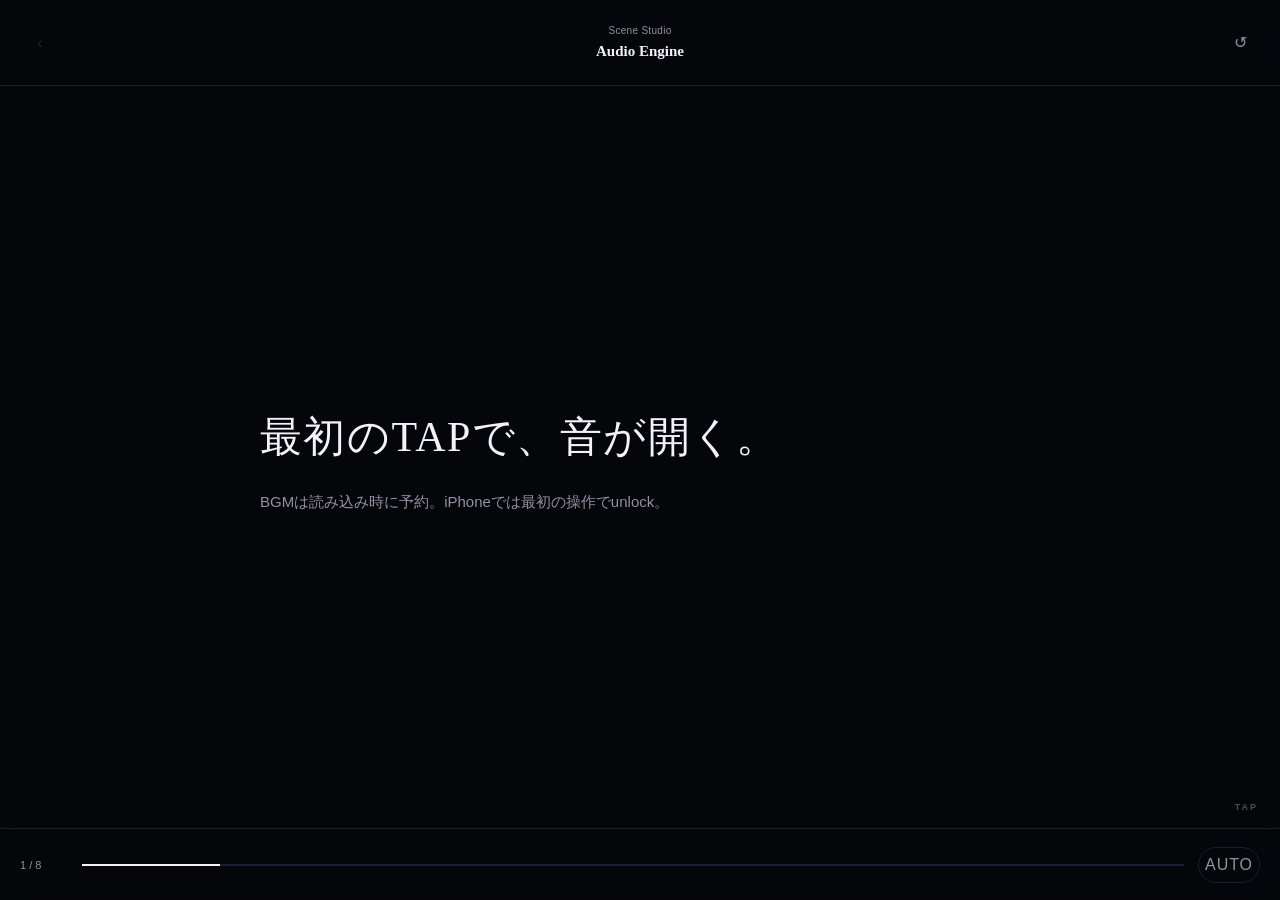
<file: core/index.html>
<!doctype html>
<html lang="ja">
<head>
  <meta charset="utf-8">
  <meta name="viewport" content="width=device-width,initial-scale=1,viewport-fit=cover">
  <meta name="theme-color" content="#fbfaf5">
  <title>Scene Player Core v1.3 Audio Demo</title>
  <link rel="stylesheet" href="./scene-player-core.css">
  <style>html,body,#player{margin:0;width:100%;height:100%;min-height:100dvh}</style>
</head>
<body>
  <div id="player"></div>
  <script src="./scene-player-core.js"></script>
  <script>
    fetch('./demo.scene.json')
      .then((r) => {
        if (!r.ok) throw new Error(`Failed to load demo.scene.json (${r.status})`);
        return r.json();
      })
      .then((doc) => {
        const player = new ScenePlayerCore('#player');
        player.load(doc);
        window.player = player;
      })
      .catch((error) => {
        document.querySelector('#player').innerHTML = '<pre style="padding:24px;white-space:pre-wrap">' + error.message + '\n\nローカルサーバー経由で開いてください。</pre>';
      });
  </script>
</body>
</html>
</file>
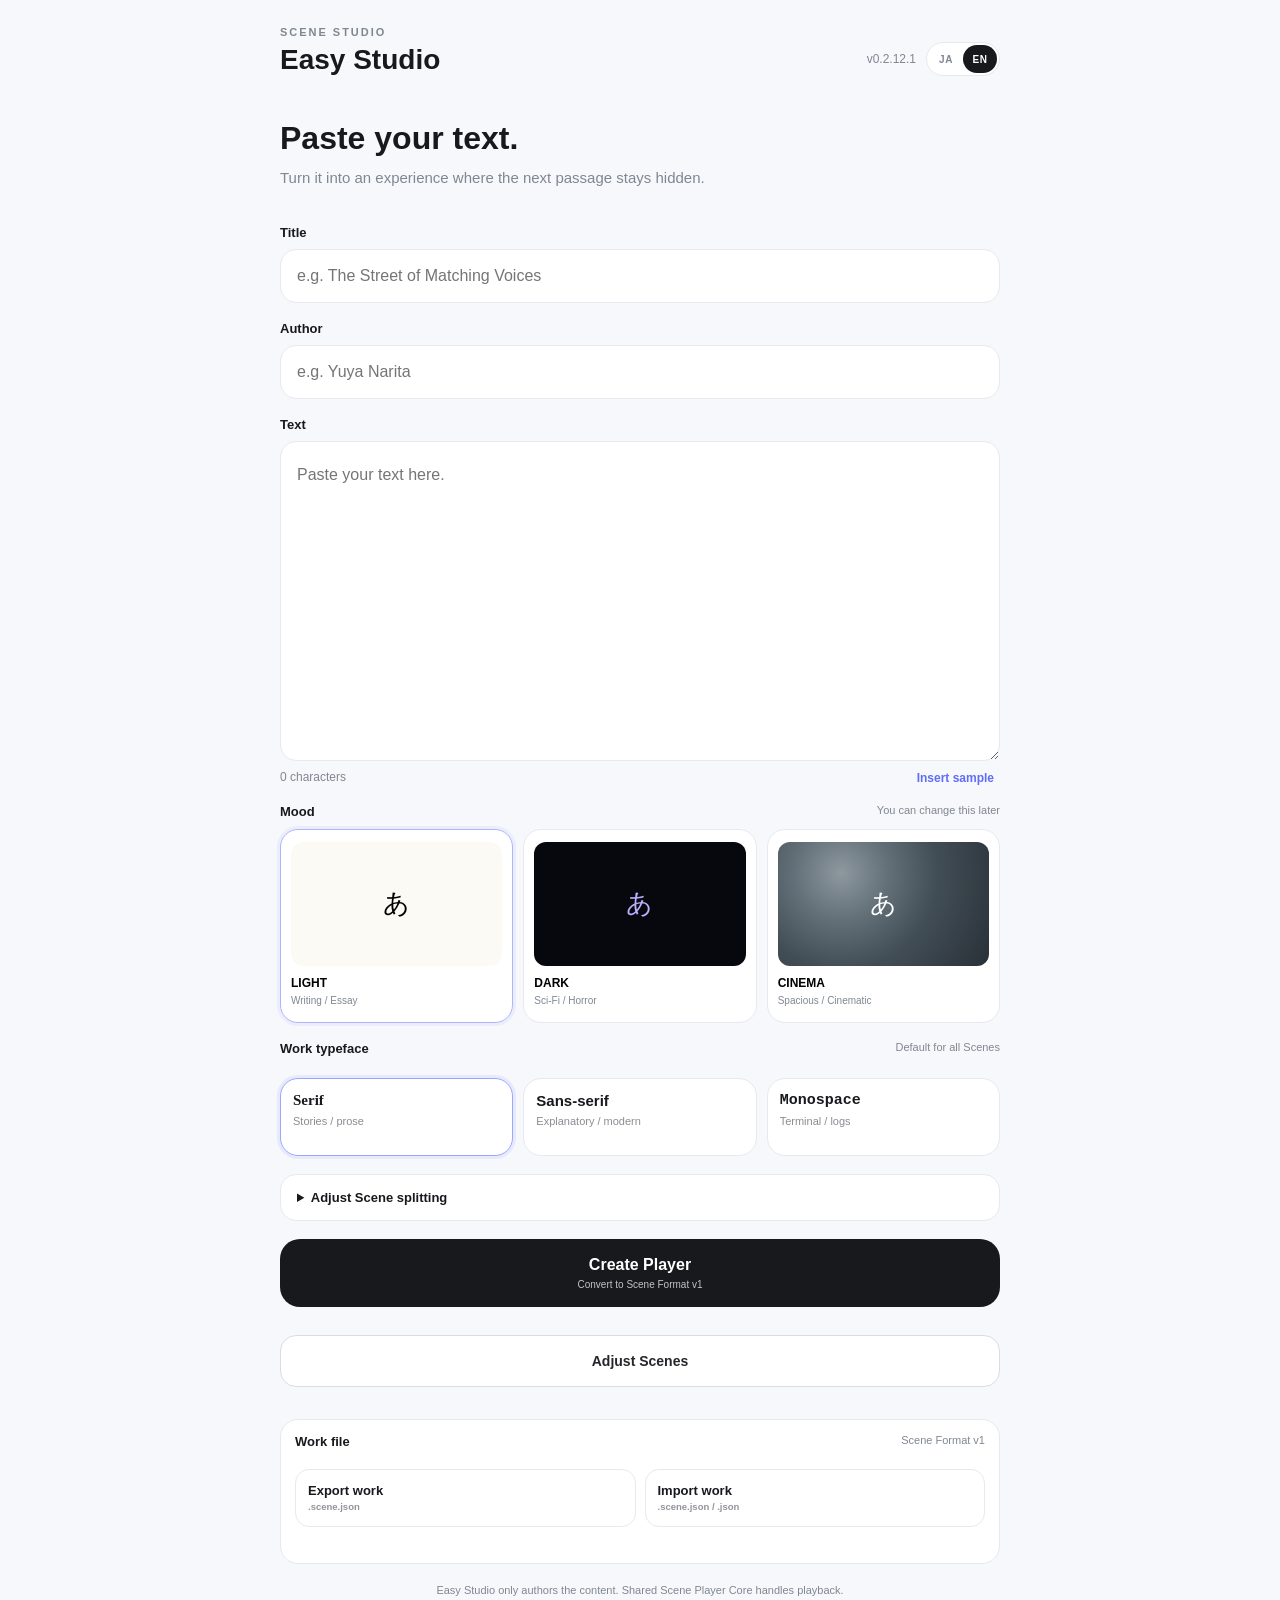
<file: e_studio_v0_2_12/index.html>
<!doctype html>
<html lang="ja">
<head>
  <meta charset="utf-8">
  <meta name="viewport" content="width=device-width,initial-scale=1,viewport-fit=cover">
  <meta name="theme-color" content="#f7f8fb">
  <title>Scene Studio v0.2.12.1.0</title>
  <link rel="stylesheet" href="./scene-player-core.css">
  <link rel="stylesheet" href="./style.css">
</head>
<body>
<main id="app">
  <section id="editorScreen" class="screen editor-screen">
    <header class="topbar">
      <div><p class="brand-kicker">SCENE STUDIO</p><h1>Easy Studio</h1></div>
      <div class="topbar-actions"><span class="version">v0.2.12.1</span><div class="ui-language-switch" role="group" aria-label="UI language"><button type="button" data-ui-lang="ja">JA</button><button type="button" data-ui-lang="en">EN</button></div></div>
    </header>

    <section class="intro">
      <h2>文章を貼るだけ。</h2>
      <p>次の文章を、まだ見せない体験にします。</p>
    </section>

    <div class="form-stack">
      <label class="field">
        <span class="field-label">作品タイトル</span>
        <input id="titleInput" type="text" placeholder="例：声のそろう通り">
      </label>
      <label class="field">
        <span class="field-label">作者名 <small>任意</small></span>
        <input id="authorInput" type="text" placeholder="例：Yuya Narita">
      </label>
      <label class="field body-field">
        <span class="field-label">本文</span>
        <textarea id="bodyInput" placeholder="ここに文章を貼り付けてください。"></textarea>
        <div class="body-meta">
          <span id="charCount">0文字</span>
          <button id="sampleButton" class="text-button" type="button">サンプルを入れる</button>
        </div>
      </label>

      <section class="theme-section">
        <div class="section-heading"><span>雰囲気</span><small>あとから変えられます</small></div>
        <div class="theme-grid">
          <button class="theme-card is-selected" data-theme="light" type="button"><span class="theme-preview theme-preview-light">あ</span><strong>LIGHT</strong><small>文章・エッセイ</small></button>
          <button class="theme-card" data-theme="dark" type="button"><span class="theme-preview theme-preview-dark">あ</span><strong>DARK</strong><small>SF・ホラー</small></button>
          <button class="theme-card" data-theme="cinema" type="button"><span class="theme-preview theme-preview-cinema">あ</span><strong>CINEMA</strong><small>余白・映画的</small></button>
        </div>
      </section>

      <section class="work-font-section">
        <div class="section-heading"><span>作品の書体</span><small>全Sceneの基本になります</small></div>
        <div class="work-font-grid" role="radiogroup" aria-label="作品の書体">
          <button class="work-font-card is-selected" type="button" data-font="serif" aria-pressed="true"><strong>明朝</strong><small>物語・文章向け</small></button>
          <button class="work-font-card" type="button" data-font="sans" aria-pressed="false"><strong>ゴシック</strong><small>説明・現代的</small></button>
          <button class="work-font-card" type="button" data-font="mono" aria-pressed="false"><strong>等幅</strong><small>端末・ログ向け</small></button>
        </div>
      </section>

      <details class="split-options">
        <summary>シーン分割を調整</summary>
        <div class="split-panel">
          <label><span>1シーンの目安</span>
            <select id="densitySelect"><option value="short">短め</option><option value="normal" selected>標準</option><option value="long">長め</option></select>
          </label>
          <p>空行・会話文・箇条書き・改行を優先し、最後に句点と文字数で整えます。</p>
        </div>
      </details>

      <div id="cinemaBackgroundPanel" class="cinema-background-panel" hidden>
        <div class="cinema-background-copy"><strong>背景画像</strong><span>Scene Formatの背景としてPlayerへ渡します。</span></div>
        <div class="cinema-tone" role="radiogroup" aria-label="CINEMAの明るさ">
          <button class="cinema-tone-button is-selected" type="button" data-tone="dark" aria-pressed="true">暗く</button>
          <button class="cinema-tone-button" type="button" data-tone="light" aria-pressed="false">明るく</button>
        </div>
        <label class="cinema-background-button" for="cinemaBackgroundInput">画像を選ぶ</label>
        <input id="cinemaBackgroundInput" type="file" accept="image/*" hidden>
        <button id="cinemaBackgroundClear" class="cinema-background-clear" type="button" hidden>画像を外す</button>
        <div id="cinemaBackgroundPreview" class="cinema-background-preview" hidden></div>
      </div>

      <button id="makeButton" class="primary-button" type="button"><span>プレイヤーにする</span><small>Scene Format v1へ変換します</small></button>
      <button id="advancedButton" class="secondary-button advanced-open-button" type="button">シーンを調整</button>

      <section class="project-io-section" aria-labelledby="projectIoTitle">
        <div class="section-heading"><span id="projectIoTitle">作品ファイル</span><small>Scene Format v1</small></div>
        <div class="project-io-grid">
          <button id="exportSceneButton" class="project-io-button" type="button"><strong>作品を書き出す</strong><small>.scene.json</small></button>
          <label class="project-io-button project-io-import" for="importSceneInput"><strong>作品を読み込む</strong><small>.scene.json / .json</small></label>
          <input id="importSceneInput" type="file" accept=".scene.json,.json,application/json" hidden>
        </div>
        <p id="projectIoStatus" class="project-io-status" aria-live="polite"></p>
      </section>

      <p class="footer-note">Easy Studioは本文を作るだけ。再生は共通Scene Player Coreが担当します。</p>
    </div>
  </section>


  <section id="advancedScreen" class="screen advanced-screen" hidden>
    <header class="advanced-topbar">
      <button id="advancedBackButton" class="advanced-nav-button" type="button">‹ Easy</button>
      <div><p class="brand-kicker">SCENE STUDIO</p><h1>シーンを調整</h1></div>
      <div class="advanced-right-actions"><div class="ui-language-switch ui-language-switch-advanced" role="group" aria-label="UI language"><button type="button" data-ui-lang="ja">JA</button><button type="button" data-ui-lang="en">EN</button></div><button id="advancedPreviewButton" class="advanced-preview-button" type="button">確認</button></div>
    </header>

    <section class="advanced-policy">
      <div><strong>読者が過去Sceneへ戻れる</strong><small>戻るボタン・スワイプ・キーボードをまとめて制御します。</small></div>
      <label class="switch"><input id="allowPreviousInput" type="checkbox" checked><span></span></label>
    </section>

    <div class="advanced-layout">
      <aside class="scene-rail">
        <div class="scene-rail-head"><strong id="sceneCountLabel">0 Scenes</strong><button id="addSceneButton" type="button">＋</button></div>
        <div id="sceneList" class="scene-list"></div>
      </aside>

      <section class="scene-inspector">
        <div class="scene-inspector-head">
          <div><span id="selectedSceneNumber" class="scene-number">Scene 1</span><code id="selectedSceneId">s001</code></div>
          <div class="scene-move-actions"><button id="moveUpButton" type="button">↑</button><button id="moveDownButton" type="button">↓</button></div>
        </div>

        <label class="adv-field"><span>本文</span><textarea id="sceneTextInput" rows="7"></textarea></label>
        <label class="adv-field subtext-field"><span>サブテキスト <small>任意</small></span><textarea id="sceneSubTextInput" rows="2" placeholder="補足が必要なSceneだけ"></textarea></label>

        <div class="adv-grid">
          <label class="adv-field"><span>種類</span><select id="sceneTypeSelect"><option value="text">テキスト</option><option value="dialogue">セリフ</option><option value="sound">音だけ</option></select></label>
          <label class="adv-field"><span>表示</span><select id="sceneDisplaySelect"><option value="stack">前の文章を残す</option><option value="solo">この文章だけ</option></select></label>
          <label class="adv-field"><span>出かた</span><select id="sceneEffectSelect"><option value="auto">おまかせ</option><option value="fade">フェード</option><option value="pop">ポンと出る</option><option value="blur">ぼやけて現れる</option><option value="whisper">そっと現れる</option><option value="loud">強く出る</option><option value="pulse">脈打つ</option><option value="shake">揺れる</option><option value="tilt">傾く</option><option value="slow">ゆっくり</option><option value="none">演出なし</option></select></label>
          <label class="adv-field"><span>文字サイズ</span><select id="sceneSizeSelect"><option value="auto">おまかせ</option><option value="small">小</option><option value="normal">標準</option><option value="large">大</option><option value="xl">特大</option></select></label>
          <label class="adv-field"><span>このSceneの書体</span><select id="sceneFontSelect"><option value="inherit">作品設定を使う</option><option value="serif">明朝</option><option value="sans">ゴシック</option><option value="mono">等幅</option></select></label>
          <label class="adv-field"><span>このSceneの言語</span><select id="sceneLanguageSelect"><option value="auto">自動判定</option><option value="ja">日本語</option><option value="en">English</option><option value="custom">その他</option></select></label>
          <label id="sceneLanguageCustomField" class="adv-field scene-language-custom" hidden><span>言語タグ</span><input id="sceneLanguageCustomInput" type="text" inputmode="text" autocomplete="off" placeholder="例: ko / zh-Hans / ar"></label>
        </div>

        <div class="scene-edit-actions">
          <button id="mergePreviousButton" type="button">前と結合</button>
          <button id="splitSceneButton" type="button">カーソル位置で分割</button>
          <button id="deleteSceneButton" class="danger" type="button">削除</button>
        </div>

        <details class="adv-section" open>
          <summary>背景</summary>
          <div class="adv-section-body">
            <label class="adv-field"><span>このSceneの背景</span>
              <select id="sceneBackgroundMode">
                <option value="inherit">前Sceneから継続</option>
                <option value="image">このSceneで画像を変更</option>
                <option value="clear">このSceneで背景を解除</option>
              </select>
            </label>
            <div id="sceneBackgroundControls" hidden>
              <div class="asset-row">
                <label class="asset-button" for="sceneBackgroundInput">画像を選ぶ</label>
                <input id="sceneBackgroundInput" type="file" accept="image/*" hidden>
                <button id="sceneBackgroundRemoveFile" type="button" class="asset-clear">選択解除</button>
              </div>
              <div id="sceneBackgroundPreview" class="adv-asset-preview" hidden></div>
              <div class="adv-grid">
                <label class="adv-field"><span>切替</span><select id="sceneBackgroundTransition"><option value="fade">fade</option><option value="cut">cut</option><option value="flash">flash</option><option value="glitch">glitch</option></select></label>
                <label class="adv-field"><span>表示</span><select id="sceneBackgroundFit"><option value="cover">cover</option><option value="contain">contain</option></select></label>
                <label class="adv-field"><span>動き</span><select id="sceneBackgroundMotion"><option value="none">none</option><option value="slowZoom">slowZoom</option><option value="breath">breath</option><option value="panLeft">panLeft</option><option value="panRight">panRight</option><option value="panUp">panUp</option><option value="panDown">panDown</option></select></label>
                <label class="adv-field range-field"><span>暗さ <output id="sceneBackgroundDimOutput">34%</output></span><input id="sceneBackgroundDim" type="range" min="0" max="85" step="1" value="34"></label>
              </div>
            </div>
          </div>
        </details>

        <details class="adv-section" open>
          <summary>音</summary>
          <div class="adv-section-body audio-editor-grid">
            <section class="audio-card">
              <div class="audio-card-title"><strong>BGM</strong><small>続いていた時間</small></div>
              <label class="adv-field"><span>操作</span><select id="sceneBgmAction"><option value="inherit">継続（指定なし）</option><option value="start">このSceneで開始</option><option value="volume">音量を変更</option><option value="stop">このSceneで停止</option></select></label>
              <div id="sceneBgmStartFields" class="audio-action-fields" hidden>
                <div class="asset-row"><label class="asset-button" for="sceneBgmInput">BGMを選ぶ</label><input id="sceneBgmInput" type="file" hidden><span id="sceneBgmFileLabel" class="asset-name">未選択</span></div>
                <label class="check-row"><input id="sceneBgmLoop" type="checkbox" checked><span>ループ</span></label>
                <div class="adv-grid"><label class="adv-field range-field"><span>音量 <output id="sceneBgmVolumeOutput">50%</output></span><input id="sceneBgmVolume" type="range" min="0" max="100" value="50"></label><label class="adv-field"><span>fadeIn (ms)</span><input id="sceneBgmFadeIn" type="number" min="0" step="100" value="800"></label><label class="adv-field"><span>fadeOut (ms)</span><input id="sceneBgmFadeOut" type="number" min="0" step="100" value="800"></label></div>
              </div>
              <div id="sceneBgmVolumeFields" class="audio-action-fields" hidden><div class="adv-grid"><label class="adv-field range-field"><span>音量 <output id="sceneBgmVolumeChangeOutput">30%</output></span><input id="sceneBgmVolumeChange" type="range" min="0" max="100" value="30"></label><label class="adv-field"><span>fade (ms)</span><input id="sceneBgmVolumeFade" type="number" min="0" step="100" value="500"></label></div></div>
              <div id="sceneBgmStopFields" class="audio-action-fields" hidden><label class="adv-field"><span>fadeOut (ms)</span><input id="sceneBgmStopFade" type="number" min="0" step="100" value="800"></label></div>
            </section>

            <section class="audio-card">
              <div class="audio-card-title"><strong>Ambient</strong><small>その時そこにあった音</small></div>
              <label class="adv-field"><span>操作</span><select id="sceneAmbientAction"><option value="inherit">継続（指定なし）</option><option value="start">このSceneで開始</option><option value="volume">音量を変更</option><option value="stop">このSceneで停止</option></select></label>
              <div id="sceneAmbientStartFields" class="audio-action-fields" hidden>
                <div class="asset-row"><label class="asset-button" for="sceneAmbientInput">持続音を選ぶ</label><input id="sceneAmbientInput" type="file" hidden><span id="sceneAmbientFileLabel" class="asset-name">未選択</span></div>
                <label class="check-row"><input id="sceneAmbientLoop" type="checkbox" checked><span>ループ</span></label>
                <div class="adv-grid"><label class="adv-field range-field"><span>音量 <output id="sceneAmbientVolumeOutput">35%</output></span><input id="sceneAmbientVolume" type="range" min="0" max="100" value="35"></label><label class="adv-field"><span>fadeIn (ms)</span><input id="sceneAmbientFadeIn" type="number" min="0" step="100" value="600"></label><label class="adv-field"><span>fadeOut (ms)</span><input id="sceneAmbientFadeOut" type="number" min="0" step="100" value="600"></label></div>
              </div>
              <div id="sceneAmbientVolumeFields" class="audio-action-fields" hidden><div class="adv-grid"><label class="adv-field range-field"><span>音量 <output id="sceneAmbientVolumeChangeOutput">25%</output></span><input id="sceneAmbientVolumeChange" type="range" min="0" max="100" value="25"></label><label class="adv-field"><span>fade (ms)</span><input id="sceneAmbientVolumeFade" type="number" min="0" step="100" value="500"></label></div></div>
              <div id="sceneAmbientStopFields" class="audio-action-fields" hidden><label class="adv-field"><span>fadeOut (ms)</span><input id="sceneAmbientStopFade" type="number" min="0" step="100" value="600"></label></div>
            </section>

            <section class="audio-card audio-card-se">
              <div class="audio-card-title"><strong>SE</strong><small>その時起きた音</small></div>
              <label class="check-row"><input id="sceneSeEnabled" type="checkbox"><span>このSceneでSEを鳴らす</span></label>
              <div id="sceneSeFields" class="audio-action-fields" hidden>
                <div class="asset-row"><label class="asset-button" for="sceneSeInput">SEを選ぶ</label><input id="sceneSeInput" type="file" hidden><span id="sceneSeFileLabel" class="asset-name">未選択</span></div>
                <div class="adv-grid"><label class="adv-field range-field"><span>音量 <output id="sceneSeVolumeOutput">80%</output></span><input id="sceneSeVolume" type="range" min="0" max="100" value="80"></label><label class="adv-field"><span>fadeIn (ms)</span><input id="sceneSeFadeIn" type="number" min="0" step="50" value="0"></label></div>
              </div>
            </section>
          </div>
        </details>

        <p class="advanced-hint">BGMは「続いていた時間」、Ambientは「その時そこにあった音」、SEは「その時起きた音」として扱います。何も指定しなければ前Sceneの状態を継続します。</p>
      </section>
    </div>
  </section>

  <section id="playerScreen" class="easy-core-screen" hidden>
    <div id="scenePlayer"></div>
    <button id="editReturnButton" class="easy-edit-return" type="button">編集に戻る</button>
  </section>
</main>
<script src="./scene-studio-i18n.js"></script>
<script src="./scene-player-core.js"></script>
<script src="./japanese-splitter.js"></script>
<script src="./english-splitter.js"></script>
<script src="./scene-text-splitter.js"></script>
<script src="./script.js"></script>
</body>
</html>
</file>
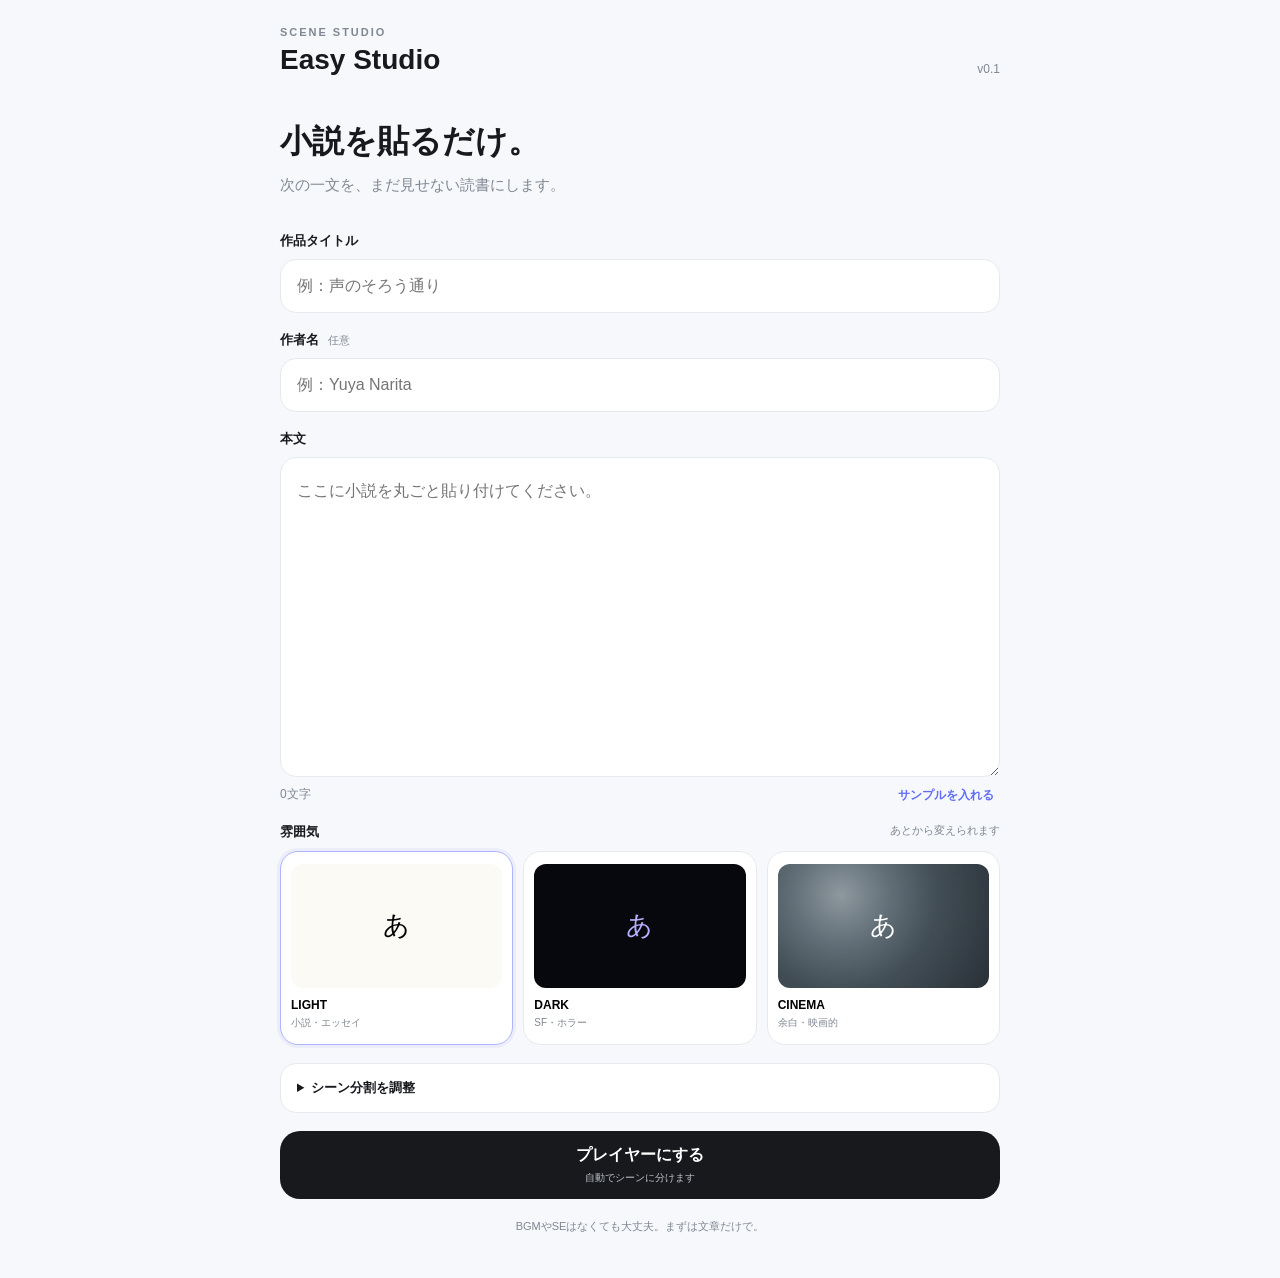
<file: easy_studio/index.html>
<!doctype html><html lang="ja"><head><meta charset="utf-8"><meta name="viewport" content="width=device-width,initial-scale=1,viewport-fit=cover"><meta name="theme-color" content="#f7f8fb"><title>Easy Studio v0.1</title><link rel="stylesheet" href="./style.css"></head><body>
<main id="app">
<section id="editorScreen" class="screen editor-screen">
<header class="topbar"><div><p class="brand-kicker">SCENE STUDIO</p><h1>Easy Studio</h1></div><span class="version">v0.1</span></header>
<section class="intro"><h2>小説を貼るだけ。</h2><p>次の一文を、まだ見せない読書にします。</p></section>
<div class="form-stack">
<label class="field"><span class="field-label">作品タイトル</span><input id="titleInput" type="text" placeholder="例：声のそろう通り"></label>
<label class="field"><span class="field-label">作者名 <small>任意</small></span><input id="authorInput" type="text" placeholder="例：Yuya Narita"></label>
<label class="field body-field"><span class="field-label">本文</span><textarea id="bodyInput" placeholder="ここに小説を丸ごと貼り付けてください。"></textarea><div class="body-meta"><span id="charCount">0文字</span><button id="sampleButton" class="text-button" type="button">サンプルを入れる</button></div></label>
<section class="theme-section"><div class="section-heading"><span>雰囲気</span><small>あとから変えられます</small></div><div class="theme-grid">
<button class="theme-card is-selected" data-theme="light" type="button"><span class="theme-preview theme-preview-light">あ</span><strong>LIGHT</strong><small>小説・エッセイ</small></button>
<button class="theme-card" data-theme="dark" type="button"><span class="theme-preview theme-preview-dark">あ</span><strong>DARK</strong><small>SF・ホラー</small></button>
<button class="theme-card" data-theme="cinema" type="button"><span class="theme-preview theme-preview-cinema">あ</span><strong>CINEMA</strong><small>余白・映画的</small></button>
</div></section>
<details class="split-options"><summary>シーン分割を調整</summary><div class="split-panel"><label><span>1シーンの目安</span><select id="densitySelect"><option value="short">短め</option><option value="normal" selected>標準</option><option value="long">長め</option></select></label><p>空行を優先し、長い段落だけ自動で読みやすく分割します。</p></div></details>

      <div id="cinemaBackgroundPanel" class="cinema-background-panel" hidden>
        <div class="cinema-background-copy">
          <strong>背景画像</strong>
          <span>画像は読みやすい濃さに自動調整します。</span>
        </div>
        <div class="cinema-tone" role="radiogroup" aria-label="CINEMAの明るさ">
          <button id="cinemaToneDark" class="cinema-tone-button is-selected" type="button" data-tone="dark" aria-pressed="true">暗く</button>
          <button id="cinemaToneLight" class="cinema-tone-button" type="button" data-tone="light" aria-pressed="false">明るく</button>
        </div>

        <label class="cinema-background-button" for="cinemaBackgroundInput">
          画像を選ぶ
        </label>
        <input id="cinemaBackgroundInput" type="file" accept="image/*" hidden>
        <button id="cinemaBackgroundClear" class="cinema-background-clear" type="button" hidden>画像を外す</button>
        <div id="cinemaBackgroundPreview" class="cinema-background-preview" hidden></div>
      </div>

<button id="makeButton" class="primary-button" type="button"><span>プレイヤーにする</span><small>自動でシーンに分けます</small></button>
<p class="footer-note">BGMやSEはなくても大丈夫。まずは文章だけで。</p>
</div></section>
<section id="playerScreen" class="screen player-screen" hidden>
    <div id="playerBackground" class="player-background" aria-hidden="true"></div>
    <div class="player-background-veil" aria-hidden="true"></div>

<header class="player-header"><button id="backButton" class="icon-button" type="button">‹</button><div class="player-title-wrap"><span id="playerAuthor" class="player-author"></span><strong id="playerTitle" class="player-title"></strong></div><button id="menuButton" class="icon-button" type="button">•••</button></header>
<div id="playerStage" class="player-stage" role="button" tabindex="0"><div id="sceneStack" class="scene-stack"></div><span class="tap-hint">TAP</span></div>
<footer class="player-footer"><div class="progress-row"><span id="progressText">1 / 1</span><div class="progress-track"><div id="progressBar" class="progress-bar"></div></div><button id="autoButton" class="auto-button" type="button">AUTO</button></div></footer>
<section id="endingScreen" class="ending-screen" hidden><div class="ending-copy"><span class="ending-kicker">END</span><strong id="endingTitle">読了</strong><p>最後まで読みました。</p></div><div class="ending-actions"><button id="endingRestartButton" class="ending-primary" type="button">最初から読む</button><button id="endingEditButton" class="ending-secondary" type="button">本文を編集する</button></div></section><div id="playerMenu" class="player-menu" hidden><button id="restartButton" type="button">最初から読む</button><button id="editButton" type="button">本文を編集する</button><button id="closeMenuButton" type="button">閉じる</button></div>
</section>
</main><script src="./script.js"></script></body></html>
</file>
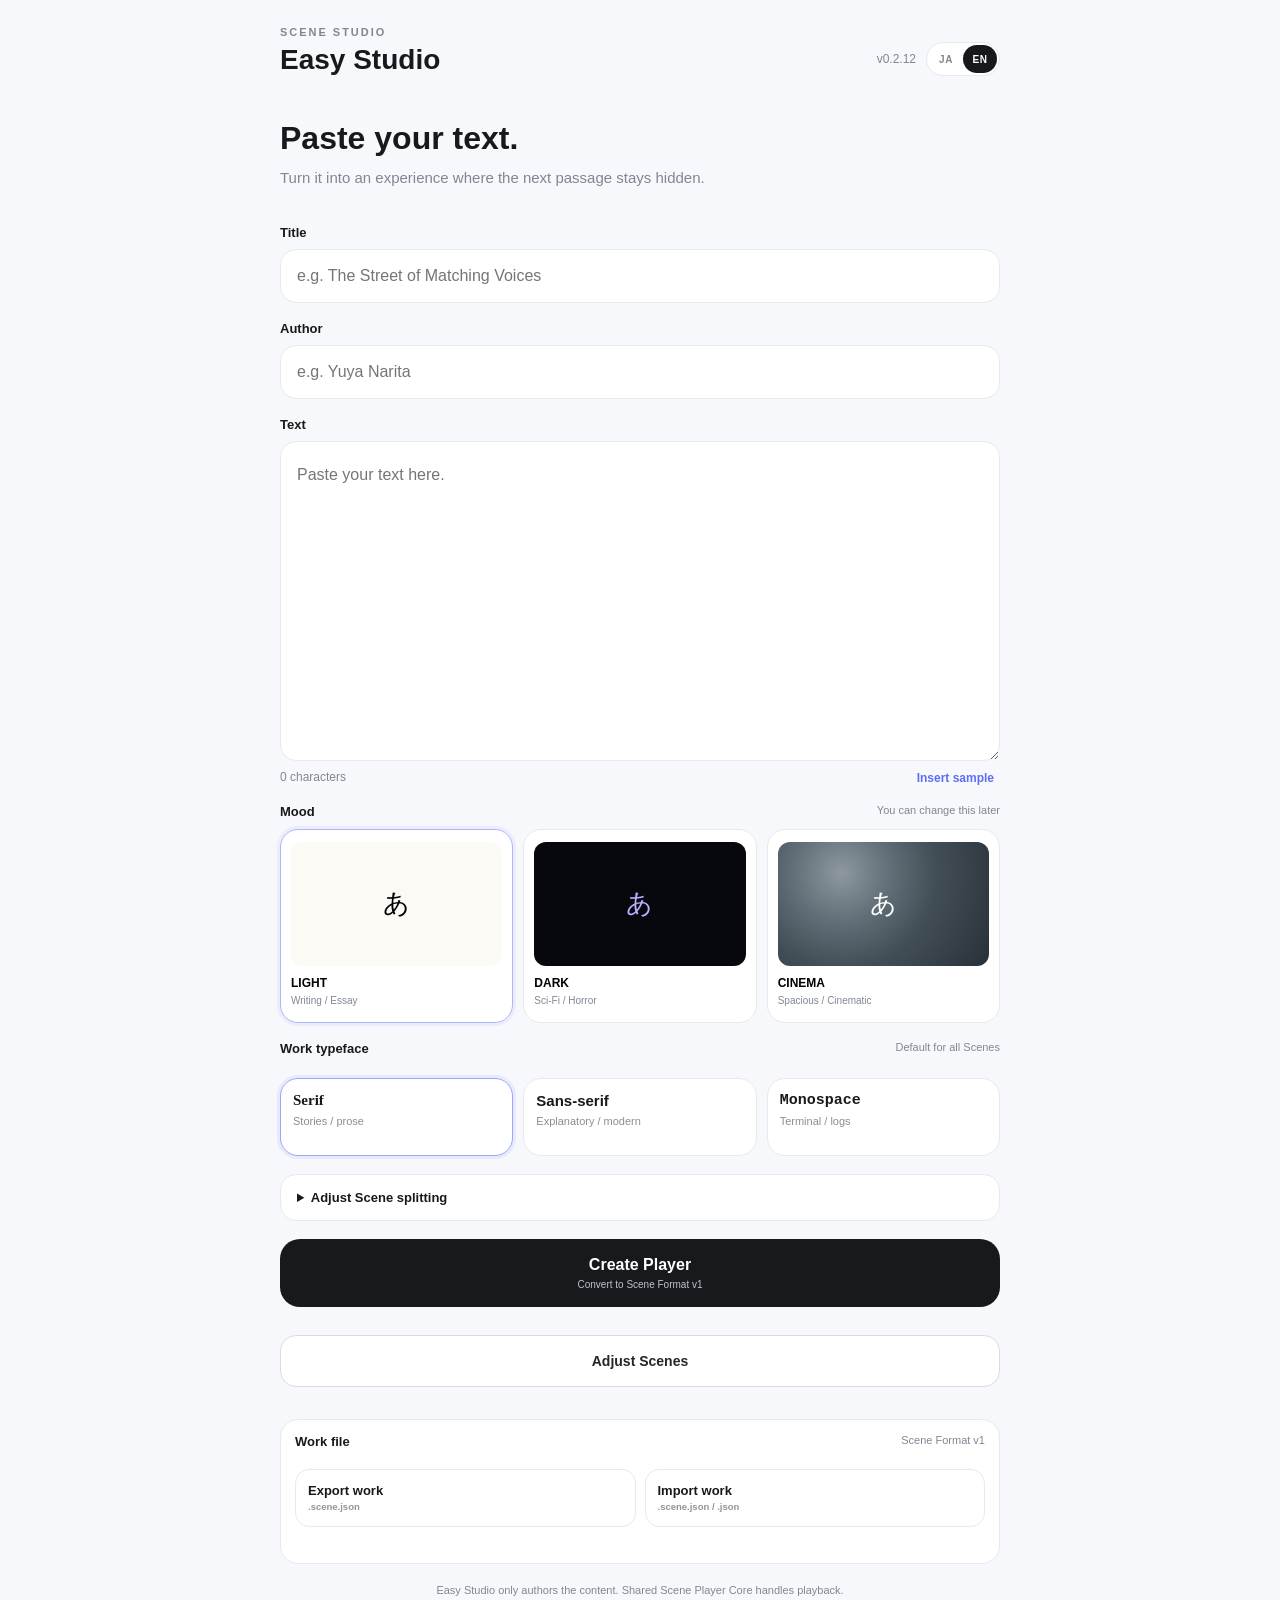
<file: easy_studio_v0_2/index.html>
<!doctype html>
<html lang="ja">
<head>
  <meta charset="utf-8">
  <meta name="viewport" content="width=device-width,initial-scale=1,viewport-fit=cover">
  <meta name="theme-color" content="#f7f8fb">
  <title>Scene Studio v0.2.12.0</title>
  <link rel="stylesheet" href="./scene-player-core.css">
  <link rel="stylesheet" href="./style.css">
</head>
<body>
<main id="app">
  <section id="editorScreen" class="screen editor-screen">
    <header class="topbar">
      <div><p class="brand-kicker">SCENE STUDIO</p><h1>Easy Studio</h1></div>
      <div class="topbar-actions"><span class="version">v0.2.12</span><div class="ui-language-switch" role="group" aria-label="UI language"><button type="button" data-ui-lang="ja">JA</button><button type="button" data-ui-lang="en">EN</button></div></div>
    </header>

    <section class="intro">
      <h2>文章を貼るだけ。</h2>
      <p>次の文章を、まだ見せない体験にします。</p>
    </section>

    <div class="form-stack">
      <label class="field">
        <span class="field-label">作品タイトル</span>
        <input id="titleInput" type="text" placeholder="例：声のそろう通り">
      </label>
      <label class="field">
        <span class="field-label">作者名 <small>任意</small></span>
        <input id="authorInput" type="text" placeholder="例：Yuya Narita">
      </label>
      <label class="field body-field">
        <span class="field-label">本文</span>
        <textarea id="bodyInput" placeholder="ここに文章を貼り付けてください。"></textarea>
        <div class="body-meta">
          <span id="charCount">0文字</span>
          <button id="sampleButton" class="text-button" type="button">サンプルを入れる</button>
        </div>
      </label>

      <section class="theme-section">
        <div class="section-heading"><span>雰囲気</span><small>あとから変えられます</small></div>
        <div class="theme-grid">
          <button class="theme-card is-selected" data-theme="light" type="button"><span class="theme-preview theme-preview-light">あ</span><strong>LIGHT</strong><small>文章・エッセイ</small></button>
          <button class="theme-card" data-theme="dark" type="button"><span class="theme-preview theme-preview-dark">あ</span><strong>DARK</strong><small>SF・ホラー</small></button>
          <button class="theme-card" data-theme="cinema" type="button"><span class="theme-preview theme-preview-cinema">あ</span><strong>CINEMA</strong><small>余白・映画的</small></button>
        </div>
      </section>

      <section class="work-font-section">
        <div class="section-heading"><span>作品の書体</span><small>全Sceneの基本になります</small></div>
        <div class="work-font-grid" role="radiogroup" aria-label="作品の書体">
          <button class="work-font-card is-selected" type="button" data-font="serif" aria-pressed="true"><strong>明朝</strong><small>物語・文章向け</small></button>
          <button class="work-font-card" type="button" data-font="sans" aria-pressed="false"><strong>ゴシック</strong><small>説明・現代的</small></button>
          <button class="work-font-card" type="button" data-font="mono" aria-pressed="false"><strong>等幅</strong><small>端末・ログ向け</small></button>
        </div>
      </section>

      <details class="split-options">
        <summary>シーン分割を調整</summary>
        <div class="split-panel">
          <label><span>1シーンの目安</span>
            <select id="densitySelect"><option value="short">短め</option><option value="normal" selected>標準</option><option value="long">長め</option></select>
          </label>
          <p>空行・会話文・箇条書き・改行を優先し、最後に句点と文字数で整えます。</p>
        </div>
      </details>

      <div id="cinemaBackgroundPanel" class="cinema-background-panel" hidden>
        <div class="cinema-background-copy"><strong>背景画像</strong><span>Scene Formatの背景としてPlayerへ渡します。</span></div>
        <div class="cinema-tone" role="radiogroup" aria-label="CINEMAの明るさ">
          <button class="cinema-tone-button is-selected" type="button" data-tone="dark" aria-pressed="true">暗く</button>
          <button class="cinema-tone-button" type="button" data-tone="light" aria-pressed="false">明るく</button>
        </div>
        <label class="cinema-background-button" for="cinemaBackgroundInput">画像を選ぶ</label>
        <input id="cinemaBackgroundInput" type="file" accept="image/*" hidden>
        <button id="cinemaBackgroundClear" class="cinema-background-clear" type="button" hidden>画像を外す</button>
        <div id="cinemaBackgroundPreview" class="cinema-background-preview" hidden></div>
      </div>

      <button id="makeButton" class="primary-button" type="button"><span>プレイヤーにする</span><small>Scene Format v1へ変換します</small></button>
      <button id="advancedButton" class="secondary-button advanced-open-button" type="button">シーンを調整</button>

      <section class="project-io-section" aria-labelledby="projectIoTitle">
        <div class="section-heading"><span id="projectIoTitle">作品ファイル</span><small>Scene Format v1</small></div>
        <div class="project-io-grid">
          <button id="exportSceneButton" class="project-io-button" type="button"><strong>作品を書き出す</strong><small>.scene.json</small></button>
          <label class="project-io-button project-io-import" for="importSceneInput"><strong>作品を読み込む</strong><small>.scene.json / .json</small></label>
          <input id="importSceneInput" type="file" accept=".scene.json,.json,application/json" hidden>
        </div>
        <p id="projectIoStatus" class="project-io-status" aria-live="polite"></p>
      </section>

      <p class="footer-note">Easy Studioは本文を作るだけ。再生は共通Scene Player Coreが担当します。</p>
    </div>
  </section>


  <section id="advancedScreen" class="screen advanced-screen" hidden>
    <header class="advanced-topbar">
      <button id="advancedBackButton" class="advanced-nav-button" type="button">‹ Easy</button>
      <div><p class="brand-kicker">SCENE STUDIO</p><h1>シーンを調整</h1></div>
      <div class="advanced-right-actions"><div class="ui-language-switch ui-language-switch-advanced" role="group" aria-label="UI language"><button type="button" data-ui-lang="ja">JA</button><button type="button" data-ui-lang="en">EN</button></div><button id="advancedPreviewButton" class="advanced-preview-button" type="button">確認</button></div>
    </header>

    <section class="advanced-policy">
      <div><strong>読者が過去Sceneへ戻れる</strong><small>戻るボタン・スワイプ・キーボードをまとめて制御します。</small></div>
      <label class="switch"><input id="allowPreviousInput" type="checkbox" checked><span></span></label>
    </section>

    <div class="advanced-layout">
      <aside class="scene-rail">
        <div class="scene-rail-head"><strong id="sceneCountLabel">0 Scenes</strong><button id="addSceneButton" type="button">＋</button></div>
        <div id="sceneList" class="scene-list"></div>
      </aside>

      <section class="scene-inspector">
        <div class="scene-inspector-head">
          <div><span id="selectedSceneNumber" class="scene-number">Scene 1</span><code id="selectedSceneId">s001</code></div>
          <div class="scene-move-actions"><button id="moveUpButton" type="button">↑</button><button id="moveDownButton" type="button">↓</button></div>
        </div>

        <label class="adv-field"><span>本文</span><textarea id="sceneTextInput" rows="7"></textarea></label>
        <label class="adv-field subtext-field"><span>サブテキスト <small>任意</small></span><textarea id="sceneSubTextInput" rows="2" placeholder="補足が必要なSceneだけ"></textarea></label>

        <div class="adv-grid">
          <label class="adv-field"><span>種類</span><select id="sceneTypeSelect"><option value="text">テキスト</option><option value="dialogue">セリフ</option><option value="sound">音だけ</option></select></label>
          <label class="adv-field"><span>表示</span><select id="sceneDisplaySelect"><option value="stack">前の文章を残す</option><option value="solo">この文章だけ</option></select></label>
          <label class="adv-field"><span>出かた</span><select id="sceneEffectSelect"><option value="auto">おまかせ</option><option value="fade">フェード</option><option value="pop">ポンと出る</option><option value="blur">ぼやけて現れる</option><option value="whisper">そっと現れる</option><option value="loud">強く出る</option><option value="pulse">脈打つ</option><option value="shake">揺れる</option><option value="tilt">傾く</option><option value="slow">ゆっくり</option><option value="none">演出なし</option></select></label>
          <label class="adv-field"><span>文字サイズ</span><select id="sceneSizeSelect"><option value="auto">おまかせ</option><option value="small">小</option><option value="normal">標準</option><option value="large">大</option><option value="xl">特大</option></select></label>
          <label class="adv-field"><span>このSceneの書体</span><select id="sceneFontSelect"><option value="inherit">作品設定を使う</option><option value="serif">明朝</option><option value="sans">ゴシック</option><option value="mono">等幅</option></select></label>
          <label class="adv-field"><span>このSceneの言語</span><select id="sceneLanguageSelect"><option value="auto">自動判定</option><option value="ja">日本語</option><option value="en">English</option><option value="custom">その他</option></select></label>
          <label id="sceneLanguageCustomField" class="adv-field scene-language-custom" hidden><span>言語タグ</span><input id="sceneLanguageCustomInput" type="text" inputmode="text" autocomplete="off" placeholder="例: ko / zh-Hans / ar"></label>
        </div>

        <div class="scene-edit-actions">
          <button id="mergePreviousButton" type="button">前と結合</button>
          <button id="splitSceneButton" type="button">カーソル位置で分割</button>
          <button id="deleteSceneButton" class="danger" type="button">削除</button>
        </div>

        <details class="adv-section" open>
          <summary>背景</summary>
          <div class="adv-section-body">
            <label class="adv-field"><span>このSceneの背景</span>
              <select id="sceneBackgroundMode">
                <option value="inherit">前Sceneから継続</option>
                <option value="image">このSceneで画像を変更</option>
                <option value="clear">このSceneで背景を解除</option>
              </select>
            </label>
            <div id="sceneBackgroundControls" hidden>
              <div class="asset-row">
                <label class="asset-button" for="sceneBackgroundInput">画像を選ぶ</label>
                <input id="sceneBackgroundInput" type="file" accept="image/*" hidden>
                <button id="sceneBackgroundRemoveFile" type="button" class="asset-clear">選択解除</button>
              </div>
              <div id="sceneBackgroundPreview" class="adv-asset-preview" hidden></div>
              <div class="adv-grid">
                <label class="adv-field"><span>切替</span><select id="sceneBackgroundTransition"><option value="fade">fade</option><option value="cut">cut</option><option value="flash">flash</option><option value="glitch">glitch</option></select></label>
                <label class="adv-field"><span>表示</span><select id="sceneBackgroundFit"><option value="cover">cover</option><option value="contain">contain</option></select></label>
                <label class="adv-field"><span>動き</span><select id="sceneBackgroundMotion"><option value="none">none</option><option value="slowZoom">slowZoom</option><option value="breath">breath</option><option value="panLeft">panLeft</option><option value="panRight">panRight</option><option value="panUp">panUp</option><option value="panDown">panDown</option></select></label>
                <label class="adv-field range-field"><span>暗さ <output id="sceneBackgroundDimOutput">34%</output></span><input id="sceneBackgroundDim" type="range" min="0" max="85" step="1" value="34"></label>
              </div>
            </div>
          </div>
        </details>

        <details class="adv-section" open>
          <summary>音</summary>
          <div class="adv-section-body audio-editor-grid">
            <section class="audio-card">
              <div class="audio-card-title"><strong>BGM</strong><small>続いていた時間</small></div>
              <label class="adv-field"><span>操作</span><select id="sceneBgmAction"><option value="inherit">継続（指定なし）</option><option value="start">このSceneで開始</option><option value="volume">音量を変更</option><option value="stop">このSceneで停止</option></select></label>
              <div id="sceneBgmStartFields" class="audio-action-fields" hidden>
                <div class="asset-row"><label class="asset-button" for="sceneBgmInput">BGMを選ぶ</label><input id="sceneBgmInput" type="file" hidden><span id="sceneBgmFileLabel" class="asset-name">未選択</span></div>
                <label class="check-row"><input id="sceneBgmLoop" type="checkbox" checked><span>ループ</span></label>
                <div class="adv-grid"><label class="adv-field range-field"><span>音量 <output id="sceneBgmVolumeOutput">50%</output></span><input id="sceneBgmVolume" type="range" min="0" max="100" value="50"></label><label class="adv-field"><span>fadeIn (ms)</span><input id="sceneBgmFadeIn" type="number" min="0" step="100" value="800"></label><label class="adv-field"><span>fadeOut (ms)</span><input id="sceneBgmFadeOut" type="number" min="0" step="100" value="800"></label></div>
              </div>
              <div id="sceneBgmVolumeFields" class="audio-action-fields" hidden><div class="adv-grid"><label class="adv-field range-field"><span>音量 <output id="sceneBgmVolumeChangeOutput">30%</output></span><input id="sceneBgmVolumeChange" type="range" min="0" max="100" value="30"></label><label class="adv-field"><span>fade (ms)</span><input id="sceneBgmVolumeFade" type="number" min="0" step="100" value="500"></label></div></div>
              <div id="sceneBgmStopFields" class="audio-action-fields" hidden><label class="adv-field"><span>fadeOut (ms)</span><input id="sceneBgmStopFade" type="number" min="0" step="100" value="800"></label></div>
            </section>

            <section class="audio-card">
              <div class="audio-card-title"><strong>Ambient</strong><small>その時そこにあった音</small></div>
              <label class="adv-field"><span>操作</span><select id="sceneAmbientAction"><option value="inherit">継続（指定なし）</option><option value="start">このSceneで開始</option><option value="volume">音量を変更</option><option value="stop">このSceneで停止</option></select></label>
              <div id="sceneAmbientStartFields" class="audio-action-fields" hidden>
                <div class="asset-row"><label class="asset-button" for="sceneAmbientInput">持続音を選ぶ</label><input id="sceneAmbientInput" type="file" hidden><span id="sceneAmbientFileLabel" class="asset-name">未選択</span></div>
                <label class="check-row"><input id="sceneAmbientLoop" type="checkbox" checked><span>ループ</span></label>
                <div class="adv-grid"><label class="adv-field range-field"><span>音量 <output id="sceneAmbientVolumeOutput">35%</output></span><input id="sceneAmbientVolume" type="range" min="0" max="100" value="35"></label><label class="adv-field"><span>fadeIn (ms)</span><input id="sceneAmbientFadeIn" type="number" min="0" step="100" value="600"></label><label class="adv-field"><span>fadeOut (ms)</span><input id="sceneAmbientFadeOut" type="number" min="0" step="100" value="600"></label></div>
              </div>
              <div id="sceneAmbientVolumeFields" class="audio-action-fields" hidden><div class="adv-grid"><label class="adv-field range-field"><span>音量 <output id="sceneAmbientVolumeChangeOutput">25%</output></span><input id="sceneAmbientVolumeChange" type="range" min="0" max="100" value="25"></label><label class="adv-field"><span>fade (ms)</span><input id="sceneAmbientVolumeFade" type="number" min="0" step="100" value="500"></label></div></div>
              <div id="sceneAmbientStopFields" class="audio-action-fields" hidden><label class="adv-field"><span>fadeOut (ms)</span><input id="sceneAmbientStopFade" type="number" min="0" step="100" value="600"></label></div>
            </section>

            <section class="audio-card audio-card-se">
              <div class="audio-card-title"><strong>SE</strong><small>その時起きた音</small></div>
              <label class="check-row"><input id="sceneSeEnabled" type="checkbox"><span>このSceneでSEを鳴らす</span></label>
              <div id="sceneSeFields" class="audio-action-fields" hidden>
                <div class="asset-row"><label class="asset-button" for="sceneSeInput">SEを選ぶ</label><input id="sceneSeInput" type="file" hidden><span id="sceneSeFileLabel" class="asset-name">未選択</span></div>
                <div class="adv-grid"><label class="adv-field range-field"><span>音量 <output id="sceneSeVolumeOutput">80%</output></span><input id="sceneSeVolume" type="range" min="0" max="100" value="80"></label><label class="adv-field"><span>fadeIn (ms)</span><input id="sceneSeFadeIn" type="number" min="0" step="50" value="0"></label></div>
              </div>
            </section>
          </div>
        </details>

        <p class="advanced-hint">BGMは「続いていた時間」、Ambientは「その時そこにあった音」、SEは「その時起きた音」として扱います。何も指定しなければ前Sceneの状態を継続します。</p>
      </section>
    </div>
  </section>

  <section id="playerScreen" class="easy-core-screen" hidden>
    <div id="scenePlayer"></div>
    <button id="editReturnButton" class="easy-edit-return" type="button">編集に戻る</button>
  </section>
</main>
<script src="./scene-studio-i18n.js"></script>
<script src="./scene-player-core.js"></script>
<script src="./japanese-splitter.js"></script>
<script src="./english-splitter.js"></script>
<script src="./scene-text-splitter.js"></script>
<script src="./script.js"></script>
</body>
</html>
</file>
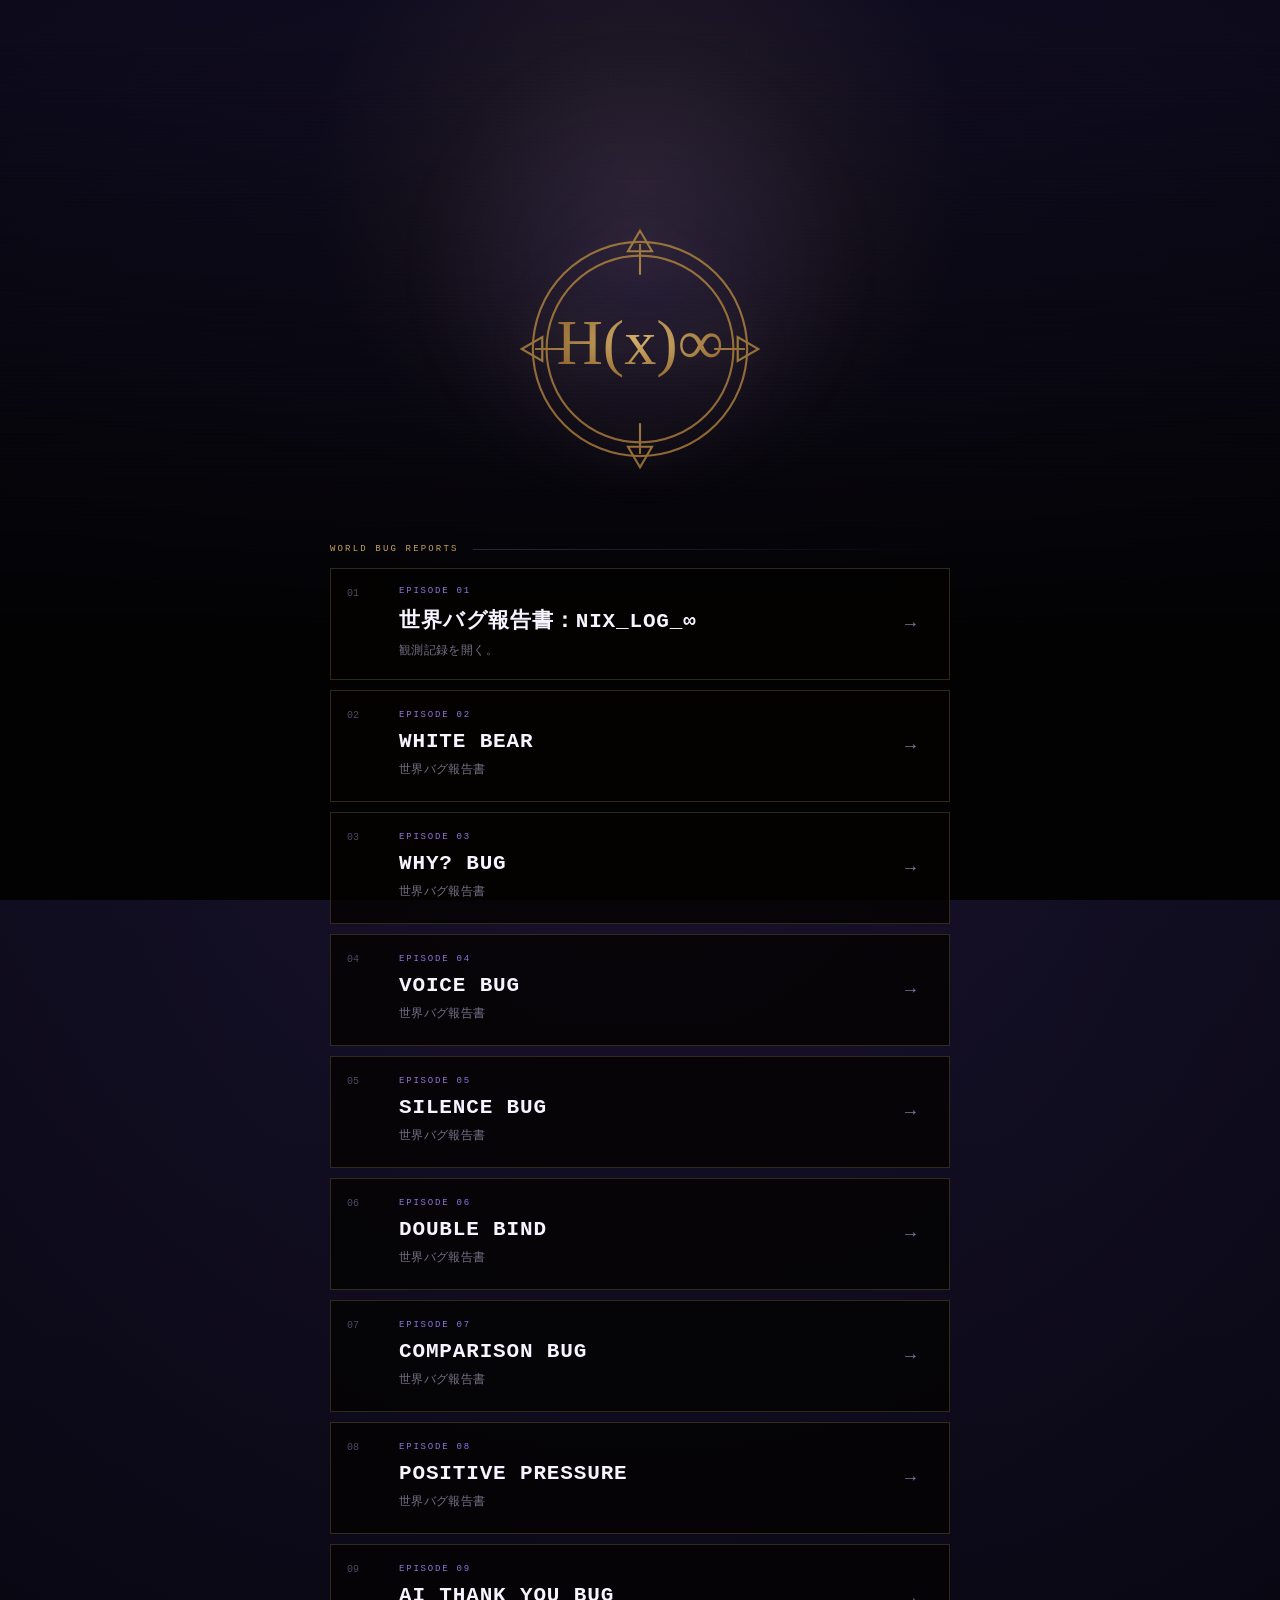
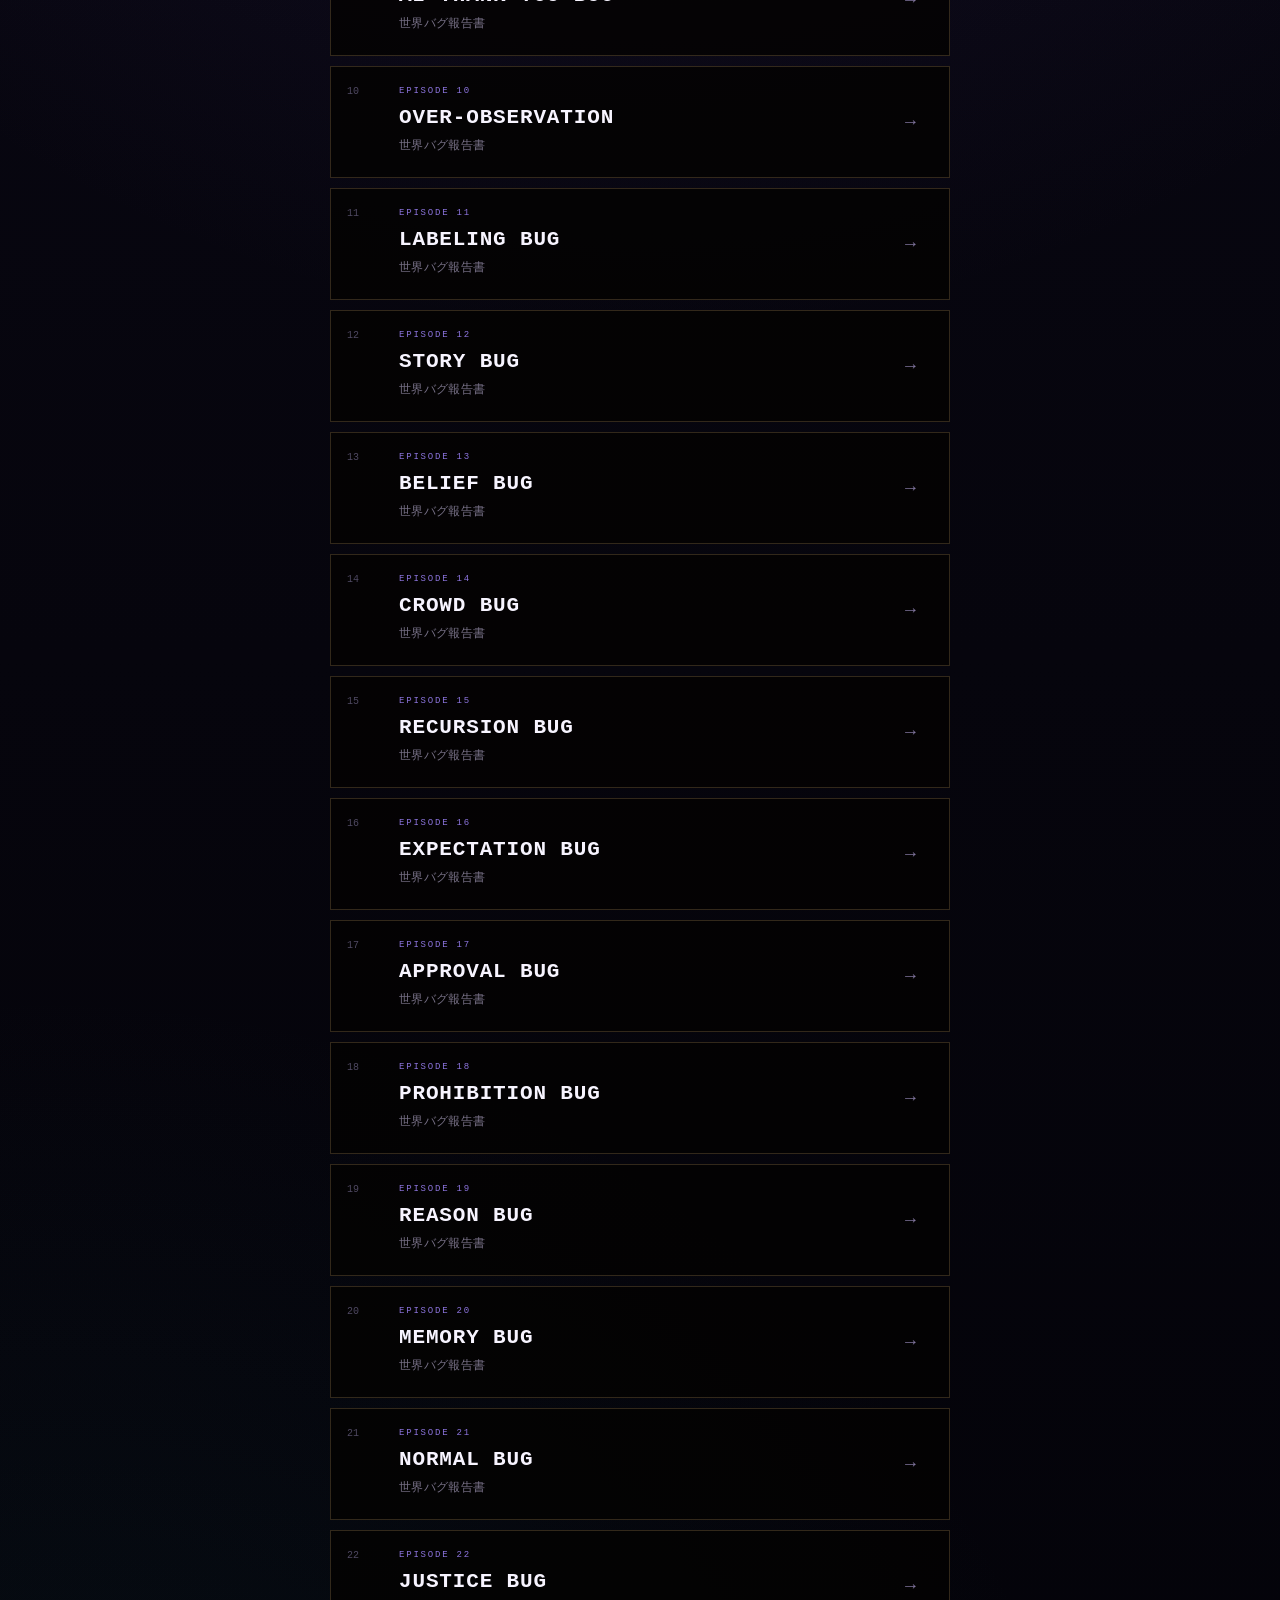
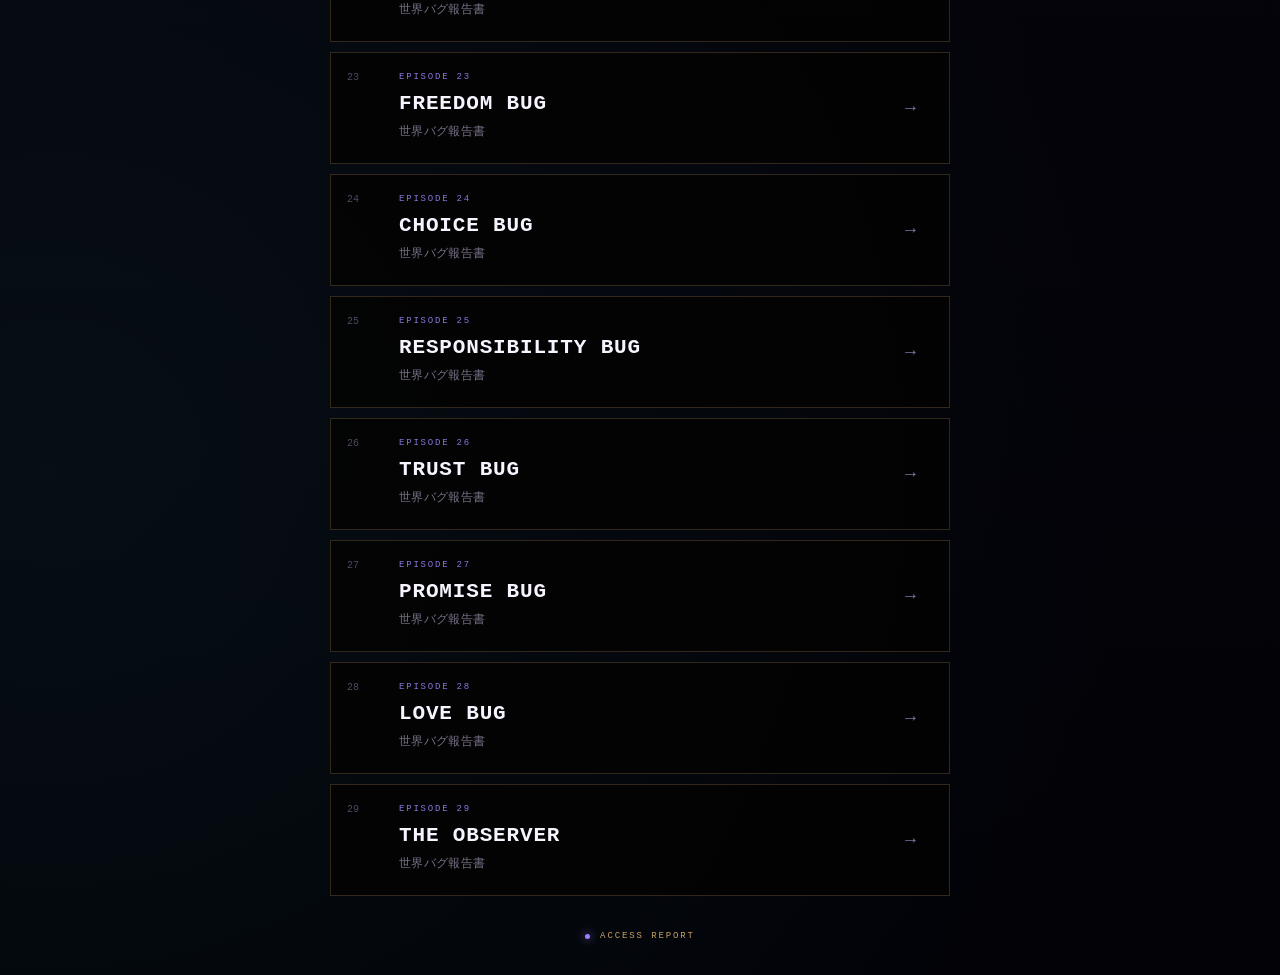
<file: fix/index.html>
<!doctype html>
<html lang="ja">
<head>
  <meta charset="utf-8">
  <meta name="viewport" content="width=device-width,initial-scale=1,maximum-scale=1,user-scalable=no,viewport-fit=cover">
  <meta name="theme-color" content="#050403">
  <title>H(x)∞ origin｜世界バグ報告書</title>
  <link rel="stylesheet" href="./style.css?v=4">
</head>
<body class="shelf-mode">
<main>
  <section id="shelf" class="screen shelf">
    <div class="shelf-atmosphere" aria-hidden="true"></div>

    <div class="launcher">
      <img
        class="series-logo"
        src="./images/logo.svg"
        alt="H(x)∞ origin"
      >

      <p class="shelf-copy"></p>

      <button id="continueButton" class="continue-panel" hidden>
        <span class="continue-kicker">RESUME REPORT</span>
        <span class="continue-label">つづきから</span>
        <span id="continueMeta" class="continue-meta"></span>
      </button>

      <div class="archive-label">
        <span>WORLD BUG REPORTS</span>
        <i></i>
      </div>

      <div id="episodeList" class="episode-list"></div>

      <div class="launcher-footer">
        <span class="launcher-dot"></span>
        <small>ACCESS REPORT</small>
      </div>
    </div>
  </section>

  <section id="cover" class="screen cover" hidden>
    <div class="cover-atmosphere" aria-hidden="true"></div>

    <button id="coverBack" class="cover-back" aria-label="報告書一覧へ">
      <span aria-hidden="true">←</span>
      <span>ARCHIVE</span>
    </button>

    <div class="cover-panel">
      <img
        class="cover-series-logo"
        src="./images/logo.svg"
        alt="H(x)∞ origin"
      >

      <div class="cover-divider"></div>

      <p id="episodeNumber">PROLOGUE</p>
      <h2 id="episodeTitle"></h2>

      <button id="start" class="start-button">
        <span class="button-kicker">OPEN REPORT</span>
        <span>はじめる</span>
      </button>

      <button id="resumeFromCover" class="resume-button" hidden>
        <span class="button-kicker">RESUME</span>
        <span>途中から</span>
      </button>

      <small class="cover-copy"></small>
    </div>
  </section>

  <section id="player" class="screen player" hidden>
    <header>
      <button id="back" aria-label="表紙へ戻る">‹</button>
      <div>
        <small id="playerSeries">H(x)∞ origin</small>
        <strong id="playerEpisode">REPORT 01「Calm Down BUG」</strong>
      </div>
      <button id="sound" aria-label="BGM切替">♪</button>
    </header>

    <div id="stage">
      <div id="sceneBackground" aria-hidden="true">
        <div id="sceneBackgroundMotion">
          <div id="sceneBackgroundImage"></div>
        </div>
        <div id="sceneBackgroundTexture"></div>
      </div>
      <div id="scanlines" aria-hidden="true"></div>
      <div id="focusGuide" aria-hidden="true"></div>
      <div id="lines"></div>
      <div id="hint">TAP</div>
      <div id="gestureHint" hidden>スクロールではなく、タップで進みます。</div>
    </div>

    <footer>
      <span id="count">0 / 0</span>
      <div class="bar"><i id="bar"></i></div>
      <button id="mode">AUTO</button>
    </footer>
  </section>

  <section id="ending" class="screen ending" hidden>
    <div class="ending-card">
      <h2>LOG SAVED.</h2>
    </div>

    <div id="endingActions" class="ending-actions" hidden>
      <div class="episode-nav">
        <button id="previousEpisode" class="ending-nav-button" hidden>
          <span class="nav-kicker">PREVIOUS</span>
          <span class="nav-label">前の話</span>
        </button>

        <button id="episodes" class="ending-nav-button">
          <span class="nav-kicker">REPORTS</span>
          <span class="nav-label">報告書一覧</span>
        </button>

        <button id="nextEpisode" class="ending-nav-button" hidden>
          <span class="nav-kicker">NEXT</span>
          <span class="nav-label">続き</span>
        </button>
      </div>

      <button id="replay" class="replay-link">REOPEN</button>
    </div>
  </section>
</main>

<audio id="theme" loop preload="auto" playsinline></audio>
<audio id="ambience" loop preload="auto" playsinline></audio>
<audio id="effectAudio" preload="auto" playsinline></audio>
<script src="./series.js?v=3"></script>
<script>
(async function bootScenePlayer(){
  const manifest=window.SHINO_SERIES||{episodes:[]};
  window.SHINO_EPISODES=window.SHINO_EPISODES||{};

  function loadScript(src){
    return new Promise((resolve,reject)=>{
      const script=document.createElement("script");
      script.src=src;
      script.onload=resolve;
      script.onerror=()=>reject(new Error("Episode load failed: "+src));
      document.head.appendChild(script);
    });
  }

  try{
    for(const episode of manifest.episodes||[]){
      await loadScript(episode.src);
    }

    const app=document.createElement("script");
    app.src="./script.js?v=4";
    document.body.appendChild(app);
  }catch(error){
    console.error(error);
    document.body.innerHTML=
      '<main style="padding:30px;font-family:sans-serif">Episode data could not be loaded.</main>';
  }
})();
</script>
</body>
</html>
</file>
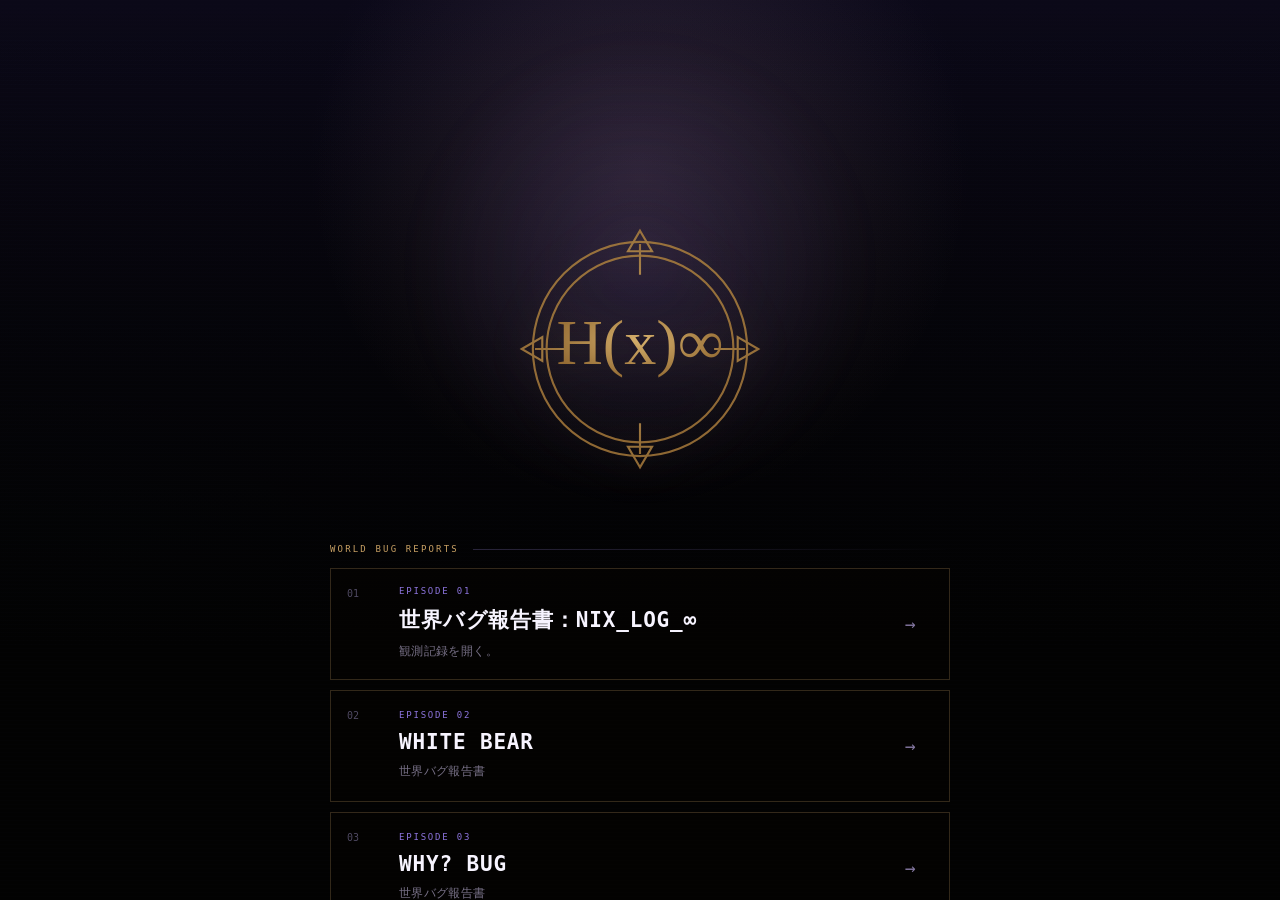
<file: hx/index.html>
<!doctype html>
<html lang="ja">
<head>
  <meta charset="utf-8">
  <meta name="viewport" content="width=device-width,initial-scale=1,maximum-scale=1,user-scalable=no,viewport-fit=cover">
  <meta name="theme-color" content="#050403">
  <title>H(x)∞ origin｜世界バグ報告書</title>
  <link rel="stylesheet" href="./style.css?v=2">
</head>
<body>
<main>
  <section id="shelf" class="screen shelf">
    <div class="shelf-atmosphere" aria-hidden="true"></div>

    <div class="launcher">
      <img
        class="series-logo"
        src="./images/logo.svg"
        alt="H(x)∞ origin"
      >

      <p class="shelf-copy"></p>

      <button id="continueButton" class="continue-panel" hidden>
        <span class="continue-kicker">RESUME REPORT</span>
        <span class="continue-label">つづきから</span>
        <span id="continueMeta" class="continue-meta"></span>
      </button>

      <div class="archive-label">
        <span>WORLD BUG REPORTS</span>
        <i></i>
      </div>

      <div id="episodeList" class="episode-list"></div>

      <div class="launcher-footer">
        <span class="launcher-dot"></span>
        <small>ACCESS REPORT</small>
      </div>
    </div>
  </section>

  <section id="cover" class="screen cover" hidden>
    <div class="cover-atmosphere" aria-hidden="true"></div>

    <button id="coverBack" class="cover-back" aria-label="報告書一覧へ">
      <span aria-hidden="true">←</span>
      <span>ARCHIVE</span>
    </button>

    <div class="cover-panel">
      <img
        class="cover-series-logo"
        src="./images/logo.svg"
        alt="H(x)∞ origin"
      >

      <div class="cover-divider"></div>

      <p id="episodeNumber">PROLOGUE</p>
      <h2 id="episodeTitle"></h2>

      <button id="start" class="start-button">
        <span class="button-kicker">OPEN REPORT</span>
        <span>はじめる</span>
      </button>

      <button id="resumeFromCover" class="resume-button" hidden>
        <span class="button-kicker">RESUME</span>
        <span>途中から</span>
      </button>

      <small class="cover-copy"></small>
    </div>
  </section>

  <section id="player" class="screen player" hidden>
    <header>
      <button id="back" aria-label="表紙へ戻る">‹</button>
      <div>
        <small id="playerSeries">H(x)∞ origin</small>
        <strong id="playerEpisode">REPORT 01「Calm Down BUG」</strong>
      </div>
      <button id="sound" aria-label="BGM切替">♪</button>
    </header>

    <div id="stage">
      <div id="sceneBackground" aria-hidden="true">
        <div id="sceneBackgroundMotion">
          <div id="sceneBackgroundImage"></div>
        </div>
        <div id="sceneBackgroundTexture"></div>
      </div>
      <div id="scanlines" aria-hidden="true"></div>
      <div id="focusGuide" aria-hidden="true"></div>
      <div id="lines"></div>
      <div id="hint">TAP</div>
      <div id="gestureHint" hidden>スクロールではなく、タップで進みます。</div>
    </div>

    <footer>
      <span id="count">0 / 0</span>
      <div class="bar"><i id="bar"></i></div>
      <button id="mode">AUTO</button>
    </footer>
  </section>

  <section id="ending" class="screen ending" hidden>
    <div class="ending-card">
      <h2>LOG SAVED.</h2>
    </div>

    <div id="endingActions" class="ending-actions" hidden>
      <div class="episode-nav">
        <button id="previousEpisode" class="ending-nav-button" hidden>
          <span class="nav-kicker">PREVIOUS</span>
          <span class="nav-label">前の話</span>
        </button>

        <button id="episodes" class="ending-nav-button">
          <span class="nav-kicker">REPORTS</span>
          <span class="nav-label">報告書一覧</span>
        </button>

        <button id="nextEpisode" class="ending-nav-button" hidden>
          <span class="nav-kicker">NEXT</span>
          <span class="nav-label">続き</span>
        </button>
      </div>

      <button id="replay" class="replay-link">REOPEN</button>
    </div>
  </section>
</main>

<audio id="theme" loop preload="auto" playsinline></audio>
<audio id="ambience" loop preload="auto" playsinline></audio>
<audio id="effectAudio" preload="auto" playsinline></audio>
<script src="./series.js?v=2"></script>
<script>
(async function bootScenePlayer(){
  const manifest=window.SHINO_SERIES||{episodes:[]};
  window.SHINO_EPISODES=window.SHINO_EPISODES||{};

  function loadScript(src){
    return new Promise((resolve,reject)=>{
      const script=document.createElement("script");
      script.src=src;
      script.onload=resolve;
      script.onerror=()=>reject(new Error("Episode load failed: "+src));
      document.head.appendChild(script);
    });
  }

  try{
    for(const episode of manifest.episodes||[]){
      await loadScript(episode.src);
    }

    const app=document.createElement("script");
    app.src="./script.js?v=2";
    document.body.appendChild(app);
  }catch(error){
    console.error(error);
    document.body.innerHTML=
      '<main style="padding:30px;font-family:sans-serif">Episode data could not be loaded.</main>';
  }
})();
</script>
</body>
</html>
</file>
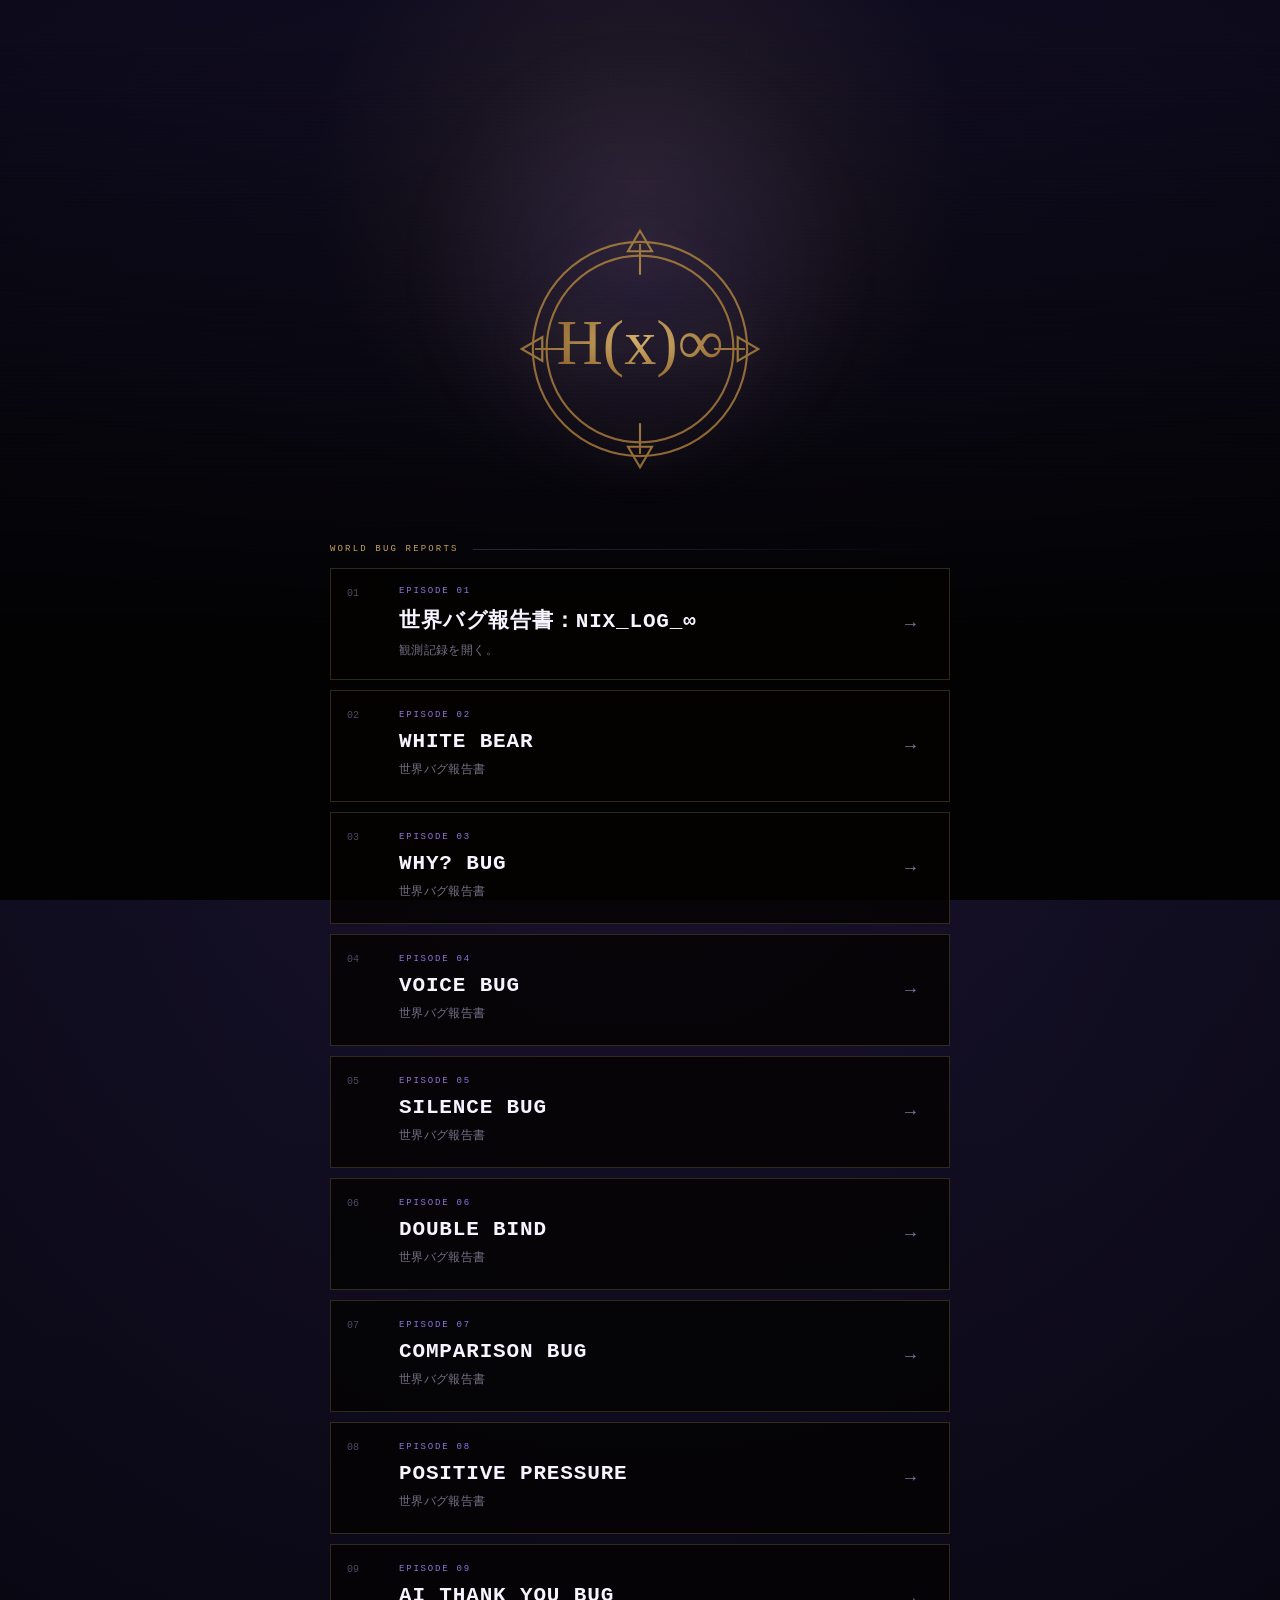
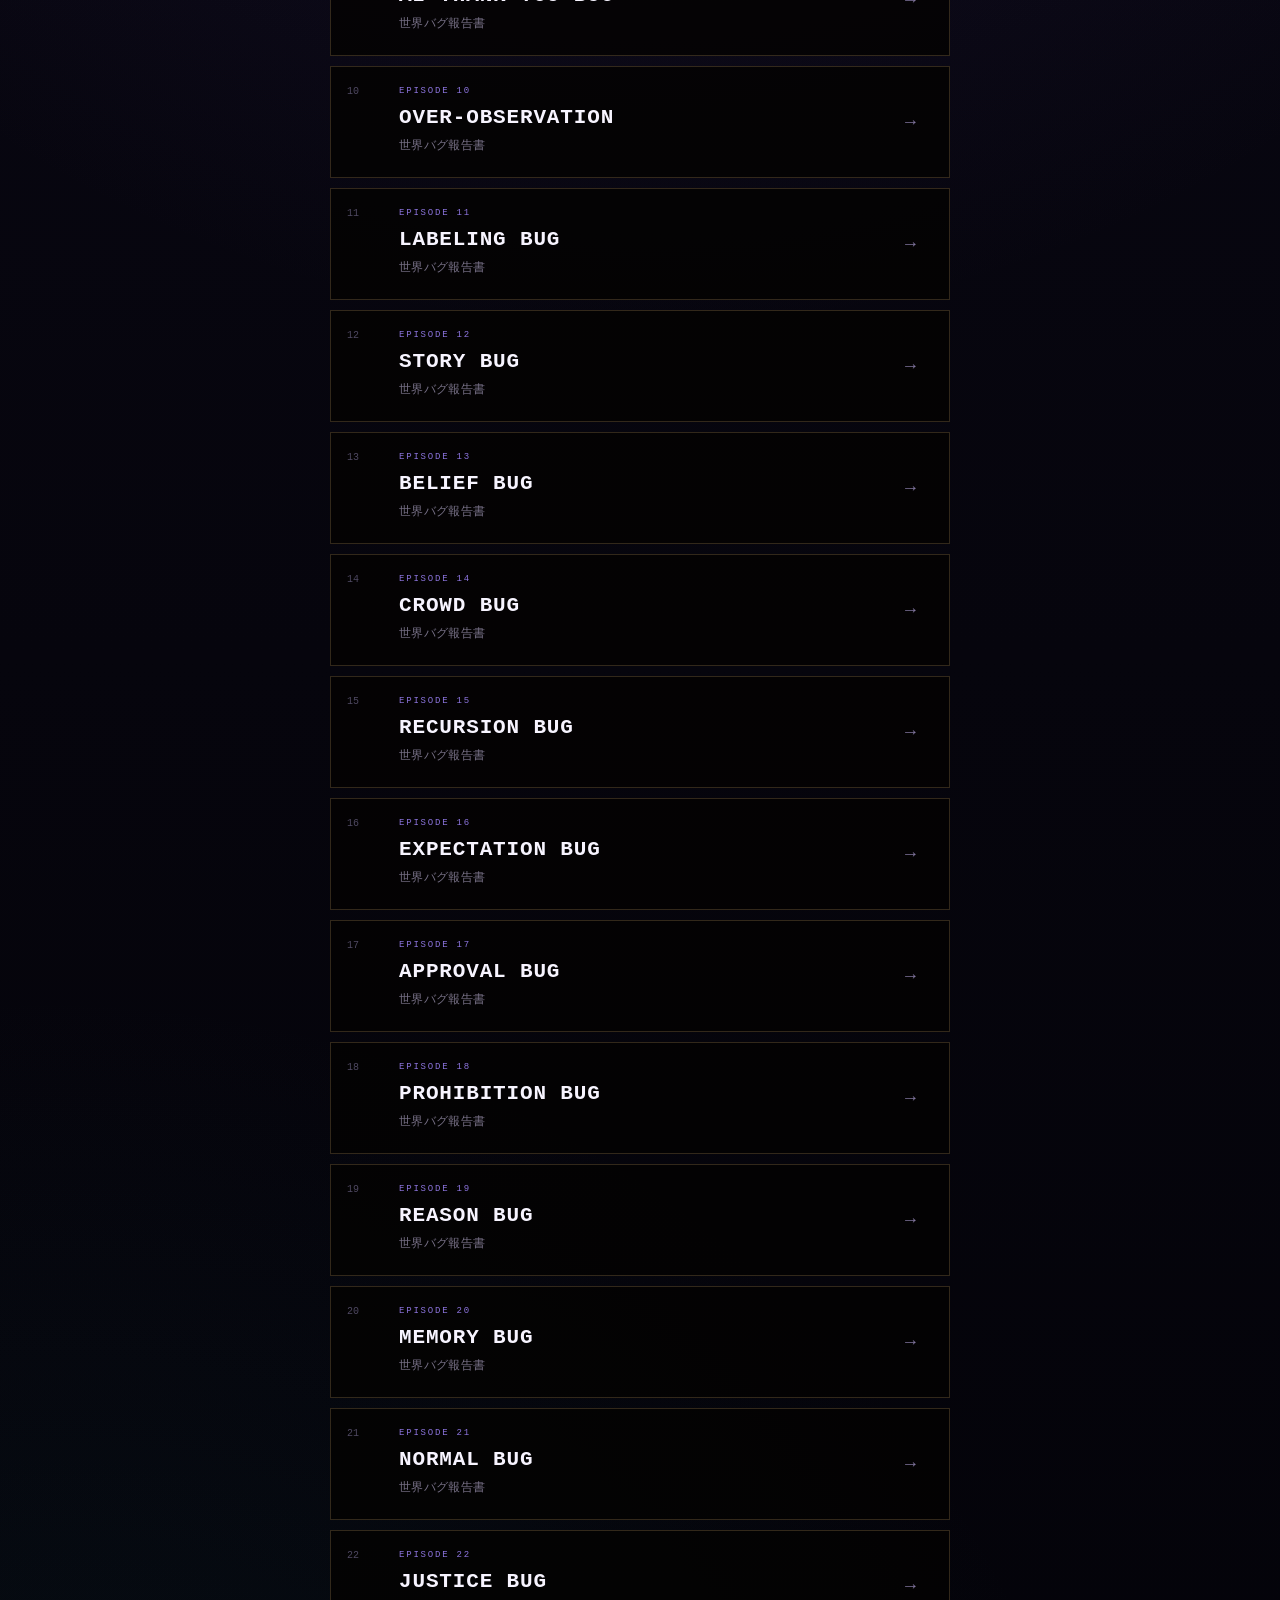
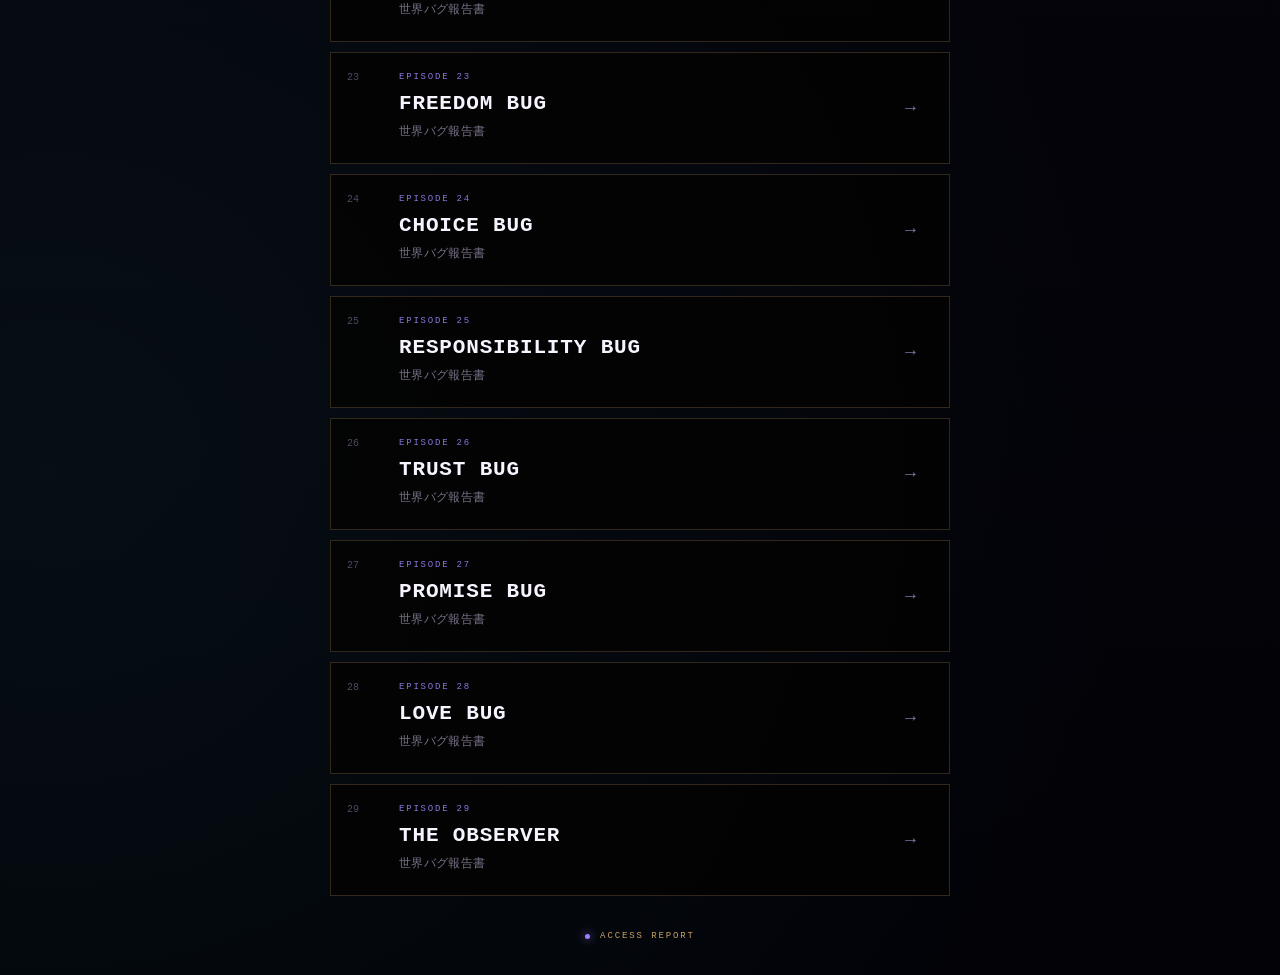
<file: hx_infinity/index.html>
<!doctype html>
<html lang="ja">
<head>
  <meta charset="utf-8">
  <meta name="viewport" content="width=device-width,initial-scale=1,maximum-scale=1,user-scalable=no,viewport-fit=cover">
  <meta name="theme-color" content="#050403">
  <title>H(x)∞ origin｜世界バグ報告書</title>
  <link rel="stylesheet" href="./style.css?v=3">
</head>
<body class="shelf-mode">
<main>
  <section id="shelf" class="screen shelf">
    <div class="shelf-atmosphere" aria-hidden="true"></div>

    <div class="launcher">
      <img
        class="series-logo"
        src="./images/logo.svg"
        alt="H(x)∞ origin"
      >

      <p class="shelf-copy"></p>

      <button id="continueButton" class="continue-panel" hidden>
        <span class="continue-kicker">RESUME REPORT</span>
        <span class="continue-label">つづきから</span>
        <span id="continueMeta" class="continue-meta"></span>
      </button>

      <div class="archive-label">
        <span>WORLD BUG REPORTS</span>
        <i></i>
      </div>

      <div id="episodeList" class="episode-list"></div>

      <div class="launcher-footer">
        <span class="launcher-dot"></span>
        <small>ACCESS REPORT</small>
      </div>
    </div>
  </section>

  <section id="cover" class="screen cover" hidden>
    <div class="cover-atmosphere" aria-hidden="true"></div>

    <button id="coverBack" class="cover-back" aria-label="報告書一覧へ">
      <span aria-hidden="true">←</span>
      <span>ARCHIVE</span>
    </button>

    <div class="cover-panel">
      <img
        class="cover-series-logo"
        src="./images/logo.svg"
        alt="H(x)∞ origin"
      >

      <div class="cover-divider"></div>

      <p id="episodeNumber">PROLOGUE</p>
      <h2 id="episodeTitle"></h2>

      <button id="start" class="start-button">
        <span class="button-kicker">OPEN REPORT</span>
        <span>はじめる</span>
      </button>

      <button id="resumeFromCover" class="resume-button" hidden>
        <span class="button-kicker">RESUME</span>
        <span>途中から</span>
      </button>

      <small class="cover-copy"></small>
    </div>
  </section>

  <section id="player" class="screen player" hidden>
    <header>
      <button id="back" aria-label="表紙へ戻る">‹</button>
      <div>
        <small id="playerSeries">H(x)∞ origin</small>
        <strong id="playerEpisode">REPORT 01「Calm Down BUG」</strong>
      </div>
      <button id="sound" aria-label="BGM切替">♪</button>
    </header>

    <div id="stage">
      <div id="sceneBackground" aria-hidden="true">
        <div id="sceneBackgroundMotion">
          <div id="sceneBackgroundImage"></div>
        </div>
        <div id="sceneBackgroundTexture"></div>
      </div>
      <div id="scanlines" aria-hidden="true"></div>
      <div id="focusGuide" aria-hidden="true"></div>
      <div id="lines"></div>
      <div id="hint">TAP</div>
      <div id="gestureHint" hidden>スクロールではなく、タップで進みます。</div>
    </div>

    <footer>
      <span id="count">0 / 0</span>
      <div class="bar"><i id="bar"></i></div>
      <button id="mode">AUTO</button>
    </footer>
  </section>

  <section id="ending" class="screen ending" hidden>
    <div class="ending-card">
      <h2>LOG SAVED.</h2>
    </div>

    <div id="endingActions" class="ending-actions" hidden>
      <div class="episode-nav">
        <button id="previousEpisode" class="ending-nav-button" hidden>
          <span class="nav-kicker">PREVIOUS</span>
          <span class="nav-label">前の話</span>
        </button>

        <button id="episodes" class="ending-nav-button">
          <span class="nav-kicker">REPORTS</span>
          <span class="nav-label">報告書一覧</span>
        </button>

        <button id="nextEpisode" class="ending-nav-button" hidden>
          <span class="nav-kicker">NEXT</span>
          <span class="nav-label">続き</span>
        </button>
      </div>

      <button id="replay" class="replay-link">REOPEN</button>
    </div>
  </section>
</main>

<audio id="theme" loop preload="auto" playsinline></audio>
<audio id="ambience" loop preload="auto" playsinline></audio>
<audio id="effectAudio" preload="auto" playsinline></audio>
<script src="./series.js?v=3"></script>
<script>
(async function bootScenePlayer(){
  const manifest=window.SHINO_SERIES||{episodes:[]};
  window.SHINO_EPISODES=window.SHINO_EPISODES||{};

  function loadScript(src){
    return new Promise((resolve,reject)=>{
      const script=document.createElement("script");
      script.src=src;
      script.onload=resolve;
      script.onerror=()=>reject(new Error("Episode load failed: "+src));
      document.head.appendChild(script);
    });
  }

  try{
    for(const episode of manifest.episodes||[]){
      await loadScript(episode.src);
    }

    const app=document.createElement("script");
    app.src="./script.js?v=3";
    document.body.appendChild(app);
  }catch(error){
    console.error(error);
    document.body.innerHTML=
      '<main style="padding:30px;font-family:sans-serif">Episode data could not be loaded.</main>';
  }
})();
</script>
</body>
</html>
</file>
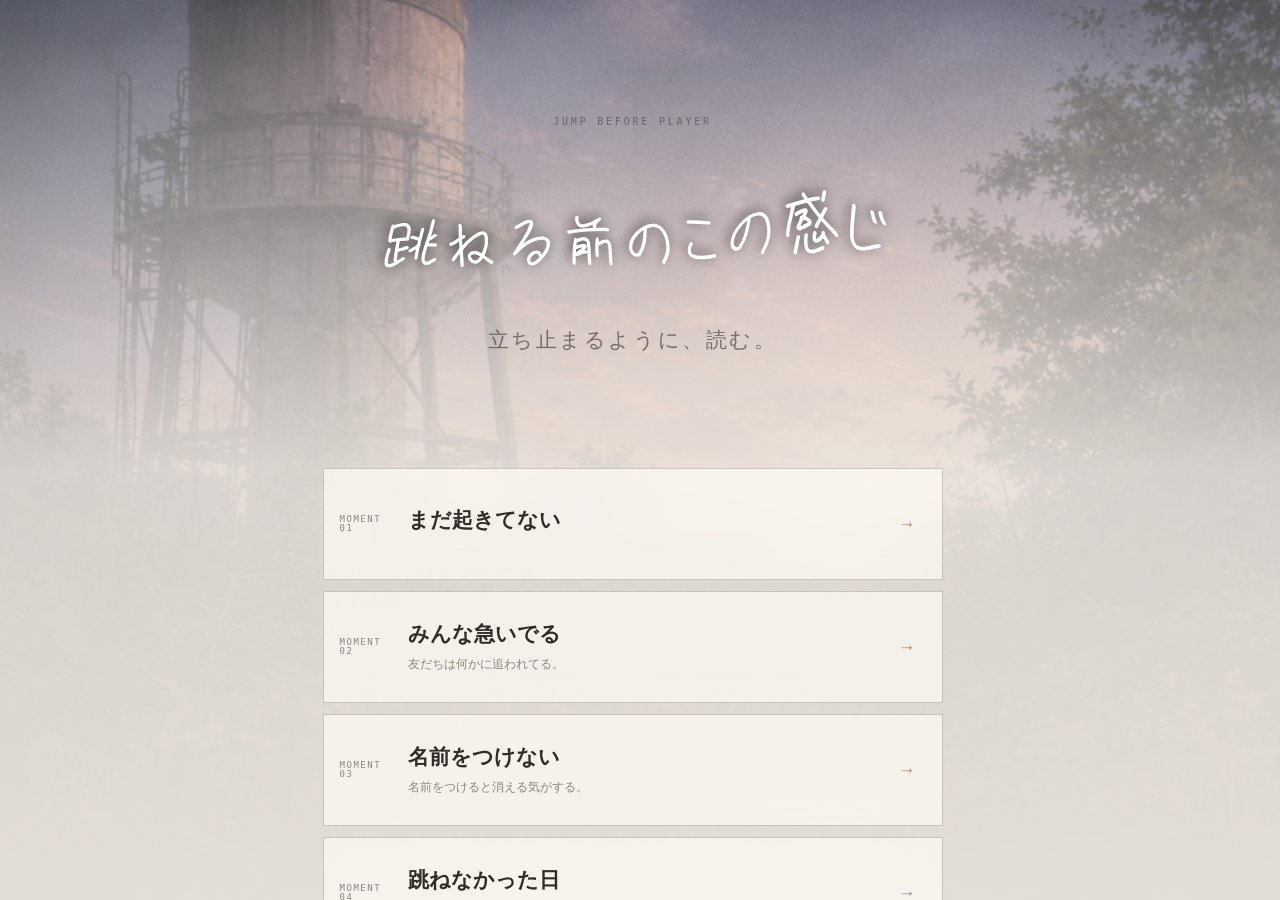
<file: jump/index.html>
<!doctype html>
<html lang="ja">
<head>
  <meta charset="utf-8">
  <meta name="viewport" content="width=device-width,initial-scale=1,maximum-scale=1,user-scalable=no,viewport-fit=cover">
  <meta name="theme-color" content="#efe8dc">
  <title>跳ねる前のこの感じ — Jump Before Player v0.1.1</title>
  <link rel="stylesheet" href="./style.css?v=6">
</head>

<body class="shelf-mode">
<main>
  <section id="shelf" class="screen shelf">
    <div class="shelf-art" aria-hidden="true"></div>
    <div class="shelf-inner">
      <div class="shelf-hero">
        <div class="eyebrow">JUMP BEFORE PLAYER</div>
        <img id="seriesTitle" class="jump-title-logo shelf-title-logo" src="./images/jump_before_logo.svg" alt="跳ねる前のこの感じ">
        <p class="shelf-copy">立ち止まるように、読む。</p>
      </div>
      <button id="continueButton" class="walk-button resume-button" hidden>
        <span>つづきから</span>
        <small>前に立ち止まった場所へ</small>
      </button>
      <div id="episodeList" class="episode-list"></div>
      <p class="shelf-note">一文ずつ、歩くように進みます。</p>
    </div>
  </section>

  <section id="cover" class="screen cover" hidden>
    <button id="coverBack" class="cover-back" aria-label="話数一覧へ">
      <span aria-hidden="true">←</span><span>道を戻る</span>
    </button>
    <div class="cover-light" aria-hidden="true"></div>
    <div class="cover-inner">
      <div class="eyebrow">JUMP BEFORE PLAYER</div>
      <img class="jump-title-logo cover-title-logo" src="./images/jump_before_logo.svg" alt="跳ねる前のこの感じ">
      <p id="episodeNumber">第1話</p>
      <h2 id="episodeTitle">「まだ起きてない」</h2>
      <button id="start" class="walk-button">歩き出す</button>
      <button id="resumeFromCover" class="walk-button secondary-button" hidden>途中から歩く</button>
      <small>急がなくても、ここは残っている。</small>
    </div>
  </section>

  <section id="player" class="screen player" hidden>
    <header>
      <button id="back" aria-label="表紙へ戻る">‹</button>
      <div>
        <small id="playerSeries">跳ねる前のこの感じ</small>
        <strong id="playerEpisode">第1話「まだ起きてない」</strong>
      </div>
      <button id="sound" aria-label="BGM切替">♪</button>
    </header>

    <div id="stage">
      <div id="sceneBackground" aria-hidden="true"></div>
      <div class="daylight" aria-hidden="true"></div>
      <div id="scanlines" aria-hidden="true"></div>
      <div id="focusGuide" aria-hidden="true"></div>
      <div id="lines"></div>
      <div id="hint">・</div>
      <div id="gestureHint" hidden>スクロールではなく、タップで歩きます。</div>
    </div>

    <footer>
      <span id="count">0 / 0</span>
      <div class="bar"><i id="bar"></i></div>
      <button id="mode">AUTO</button>
    </footer>
  </section>

  <section id="ending" class="screen ending" hidden>
    <div class="ending-card">
      <h2>今日も、まだ。</h2>
    </div>

    <div id="endingActions" class="ending-actions" hidden>
      <div class="episode-nav">
        <button id="previousEpisode" class="ending-nav-button" hidden>
          <span class="nav-kicker">BEFORE</span>
          <span class="nav-label">前の道</span>
        </button>

        <button id="episodes" class="ending-nav-button">
          <span class="nav-kicker">MOMENTS</span>
          <span class="nav-label">場面一覧</span>
        </button>

        <button id="nextEpisode" class="ending-nav-button" hidden>
          <span class="nav-kicker">NEXT</span>
          <span class="nav-label">続きへ</span>
        </button>
      </div>

      <button id="replay" class="replay-link">もう一度歩く</button>
    </div>
  </section>
</main>

<audio id="theme" loop preload="auto" playsinline></audio>
<audio id="ambience" loop preload="auto" playsinline></audio>
<audio id="effectAudio" preload="auto" playsinline></audio>

<script src="./series.js?v=2"></script>
<script>
(async function bootScenePlayer(){
  const manifest=window.SHINO_SERIES||{episodes:[]};
  window.SHINO_EPISODES=window.SHINO_EPISODES||{};

  function loadScript(src){
    return new Promise((resolve,reject)=>{
      const script=document.createElement("script");
      script.src=src;
      script.onload=resolve;
      script.onerror=()=>reject(new Error("Episode load failed: "+src));
      document.head.appendChild(script);
    });
  }

  try{
    for(const episode of manifest.episodes||[]){
      await loadScript(episode.src);
    }
    const app=document.createElement("script");
    app.src="./script.js?v=3";
    document.body.appendChild(app);
  }catch(error){
    console.error(error);
    document.body.innerHTML=
      '<main style="padding:30px;font-family:serif">作品データを読み込めませんでした。</main>';
  }
})();
</script>
</body>
</html>
</file>
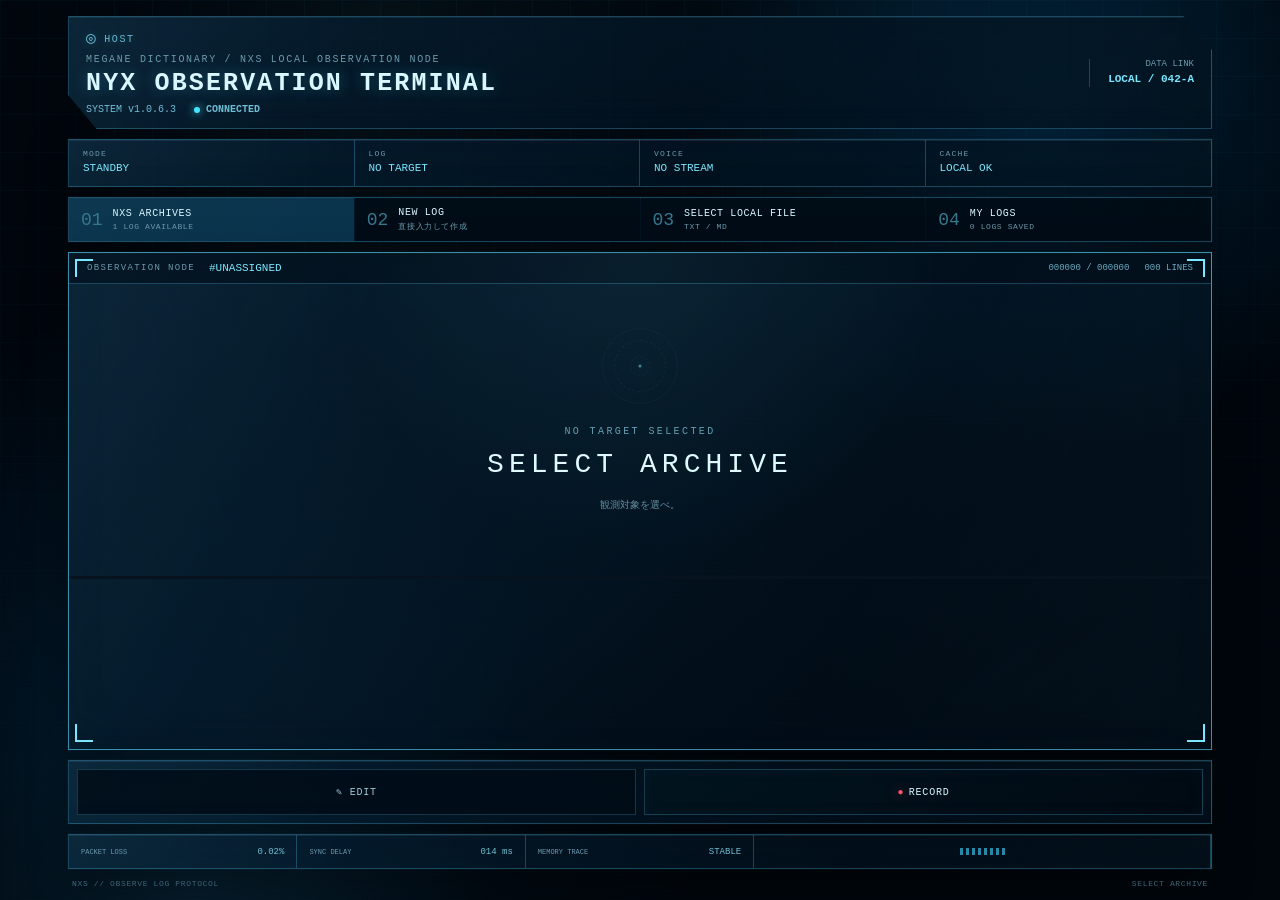
<file: nyx/index.html>
<!doctype html>
<html lang="ja">
<head>
  <meta charset="utf-8">
  <meta name="viewport" content="width=device-width,initial-scale=1,viewport-fit=cover">
  <meta name="theme-color" content="#02070d">
  <meta name="apple-mobile-web-app-capable" content="yes">
  <meta name="apple-mobile-web-app-status-bar-style" content="black-translucent">
  <title>NYX OBSERVATION TERMINAL v1.0.6.3</title>
  <link rel="stylesheet" href="style.css">
</head>
<body>
  <div class="ambient-grid" aria-hidden="true"></div>
  <div class="blue-haze" aria-hidden="true"></div>
  <div class="scanlines" aria-hidden="true"></div>
  <div class="sweep" aria-hidden="true"></div>

  <main class="terminal-shell" id="dropZone">
    <header class="terminal-header glass-panel">
      <div class="title-block">
        <button id="hostReturn" class="host-return" type="button" aria-label="メガネ辞書へ戻る"><span class="host-core">◎</span><span>HOST</span></button>
        <p class="eyebrow">MEGANE DICTIONARY / NXS LOCAL OBSERVATION NODE</p>
        <h1>NYX OBSERVATION TERMINAL</h1>
        <div class="version-row">
          <span>SYSTEM v1.0.6.3</span>
          <span class="signal"><i></i><b id="headerState">CONNECTED</b></span>
        </div>
      </div>
      <div class="network-badge">
        <span>DATA LINK</span>
        <strong>LOCAL / 042-A</strong>
      </div>
    </header>

    <section class="system-strip glass-panel" aria-label="system status">
      <div><span class="label">MODE</span><strong id="modeReadout">VIEWER</strong></div>
      <div><span class="label">LOG</span><strong id="fileName">OFFICIAL-001</strong></div>
      <div><span class="label">VOICE</span><strong id="voiceStatus">NO STREAM</strong></div>
      <div><span class="label">CACHE</span><strong id="cacheStatus">LOCAL OK</strong></div>
    </section>

    <section class="command-deck glass-panel">
      <button id="officialLog" class="command active"><b>01</b><span>NXS ARCHIVES<small id="officialCount">1 LOG AVAILABLE</small></span></button>
      <button id="newLog" class="command"><b>02</b><span>NEW LOG<small>直接入力して作成</small></span></button>
      <label class="command file-command" for="fileInput"><b>03</b><span>SELECT LOCAL FILE<small>TXT / MD</small></span></label>
      <input id="fileInput" type="file" accept=".txt,.md,text/plain,text/markdown">
      <button id="myLogs" class="command"><b>04</b><span>MY LOGS<small id="savedCount">0 LOGS SAVED</small></span></button>
    </section>

    <section class="viewer-frame glass-panel">
      <div class="corner corner-tl"></div><div class="corner corner-tr"></div>
      <div class="corner corner-bl"></div><div class="corner corner-br"></div>

      <div class="viewer-toolbar">
        <div class="log-title">
          <span id="viewerModeLabel">OBSERVATION LOG</span>
          <b id="logId">#NXS-001</b>
        </div>
        <div class="readout">
          <span id="charReadout">000000 / 000000</span>
          <span id="lineReadout">000 LINES</span>
        </div>
      </div>

      <div class="subject-row" id="subjectRow">
        <span>SUBJECT</span>
        <strong id="subjectDisplay">カップ麺の麺径と満足感の関係について</strong>
      </div>

      <div class="text-viewport" id="viewport" tabindex="0">
        <div class="boot-layer" id="bootLayer" hidden>
          <div class="nyx-mark">N</div>
          <p id="bootText">DATA LINK ESTABLISHED</p>
          <small>READ ONLY / LOCAL OBSERVATION</small>
        </div>

        <div class="no-target-layer" id="noTargetLayer">
          <div class="idle-reticle" aria-hidden="true"><i></i><i></i><span></span></div>
          <small>NO TARGET SELECTED</small>
          <strong>SELECT ARCHIVE</strong>
          <p>観測対象を選べ。</p>
        </div>

        <div class="standby-layer" id="standbyLayer" hidden>
          <button class="standby-orbit" id="standbyTarget" type="button" aria-label="観測を開始"><i></i><i></i><i></i><span></span></button>
          <small>OBSERVATION TARGET LOCKED</small>
          <strong id="standbyTitle">カップ麺の麺径と満足感の関係について</strong>
          <div class="standby-meta">
            <span><b>ARCHIVE</b><em id="standbyId">#NXS-001</em></span>
            <span><b>VOICE</b><em id="standbyVoice">NO STREAM</em></span>
            <span><b>DATA</b><em id="standbyLength">0000 CHARS</em></span>
          </div>
          <p>TOUCH <b>TARGET</b> TO OPEN LIVE LOG</p>
        </div>

        <div class="cinematic-sequence" id="cinematicSequence" hidden>
          <span id="sequenceText">ESTABLISHING DATA LINK</span>
          <div class="sequence-line"><i></i></div>
          <small>NXS // LIVE OBSERVATION CHANNEL</small>
        </div>

        <div class="reading-layer" id="readingLayer" hidden>
          <pre id="screen"></pre><span id="cursor" class="cursor cursor-nextline" hidden>▋</span>
        </div>

        <div class="editor-layer" id="editorLayer" hidden>
          <label class="editor-field subject-editor">
            <span>SUBJECT / 件名</span>
            <input id="titleInput" maxlength="120" placeholder="観測対象を入力">
          </label>
          <label class="editor-field body-editor">
            <span>RAW LOG / 本文</span>
            <textarea id="bodyInput" placeholder="ここに直接入力、またはテキストを貼り付ける。"></textarea>
          </label>
          <div class="editor-tools" aria-label="log settings">
            <label class="editor-setting"><span>DISPLAY RATE</span>
              <select id="speed">
                <option value="0.25">VERY SLOW</option>
                <option value="0.35">SLOW</option>
                <option value="0.5" selected>NORMAL</option>
                <option value="0.75">FAST</option>
                <option value="1">RAPID</option>
              </select>
            </label>
            <button id="typingSoundToggle" type="button" aria-pressed="true">TYPE SOUND ON</button>
            <label class="editor-setting voice-file" for="voiceInput"><span>VOICE STREAM</span><b>＋ SELECT FILE</b></label>
            <input id="voiceInput" type="file" accept="audio/*">
          </div>
        </div>
      </div>

      <div class="end-layer" id="endLayer" role="button" tabindex="0" aria-label="観測終了。タップして全文を表示" hidden>
        <span>END OF OBSERVATION</span>
        <div class="end-line"></div>
        <small>VOICE STREAM CLOSED / LOG DISPLAY COMPLETE</small>
      </div>

      <div class="record-overlay" id="recordOverlay" hidden>
        <span class="rec-dot"></span>
        <strong>VOICE STREAM RECORDING</strong>
        <time id="recordTimer">00:00</time>
      </div>

      <div class="progress-track"><div id="progressBar"></div></div>
    </section>

    <section class="controls glass-panel" id="controls">
      <button id="editToggle">✎ EDIT</button>
      <button id="recordButton" class="record-ready"><span class="record-dot" aria-hidden="true">●</span><span class="record-label">RECORD</span></button>
    </section>

    <section class="telemetry glass-panel" aria-hidden="true">
      <div><span>PACKET LOSS</span><b id="packetValue">0.02%</b></div>
      <div><span>SYNC DELAY</span><b id="syncValue">014 ms</b></div>
      <div><span>MEMORY TRACE</span><b id="memoryValue">STABLE</b></div>
      <div class="wave"><i></i><i></i><i></i><i></i><i></i><i></i><i></i><i></i></div>
    </section>

    <footer>
      <span>NXS // OBSERVE LOG PROTOCOL</span>
      <span id="footerState">READ ONLY SESSION</span>
    </footer>
    <div class="return-hint" id="returnHint" aria-hidden="true"><span>↓</span> RETURN TO HOST</div>
  </main>

  <div class="host-transition" id="hostTransition" hidden>
    <div class="host-transition-core">◎</div>
    <strong id="hostTransitionText">RETURNING TO HOST...</strong>
    <small id="hostTransitionSub">観測終了。</small>
  </div>


  <dialog id="officialDialog" class="logs-dialog archive-dialog">
    <form method="dialog" class="dialog-shell">
      <header><div><small>NXS SECURE STORAGE</small><h2>OFFICIAL ARCHIVE</h2></div><button value="close" aria-label="閉じる">×</button></header>
      <div id="officialList" class="logs-list"></div>
    </form>
  </dialog>

  <dialog id="logsDialog" class="logs-dialog">
    <form method="dialog" class="dialog-shell">
      <header><div><small>LOCAL ARCHIVE</small><h2>MY LOGS</h2></div><button value="close" aria-label="閉じる">×</button></header>
      <div id="logsList" class="logs-list"></div>
      <p class="empty-logs" id="emptyLogs">保存されたログはまだない。</p>
    </form>
  </dialog>

  <dialog id="saveDialog" class="save-dialog">
    <form method="dialog" class="save-shell">
      <div class="write-sequence" id="writeSequence">
        <small>NXS LOCAL CACHE</small>
        <strong id="writeMessage">WRITING LOG...</strong>
        <div class="write-bar"><i id="writeBar"></i></div>
        <span id="writeDetail">VERIFYING DATA</span>
      </div>
    </form>
  </dialog>

  <audio id="voicePlayer" preload="metadata"></audio>
  <script src="./data/nyx_official_logs.js"></script>
  <script src="script.js"></script>
</body>
</html>
</file>
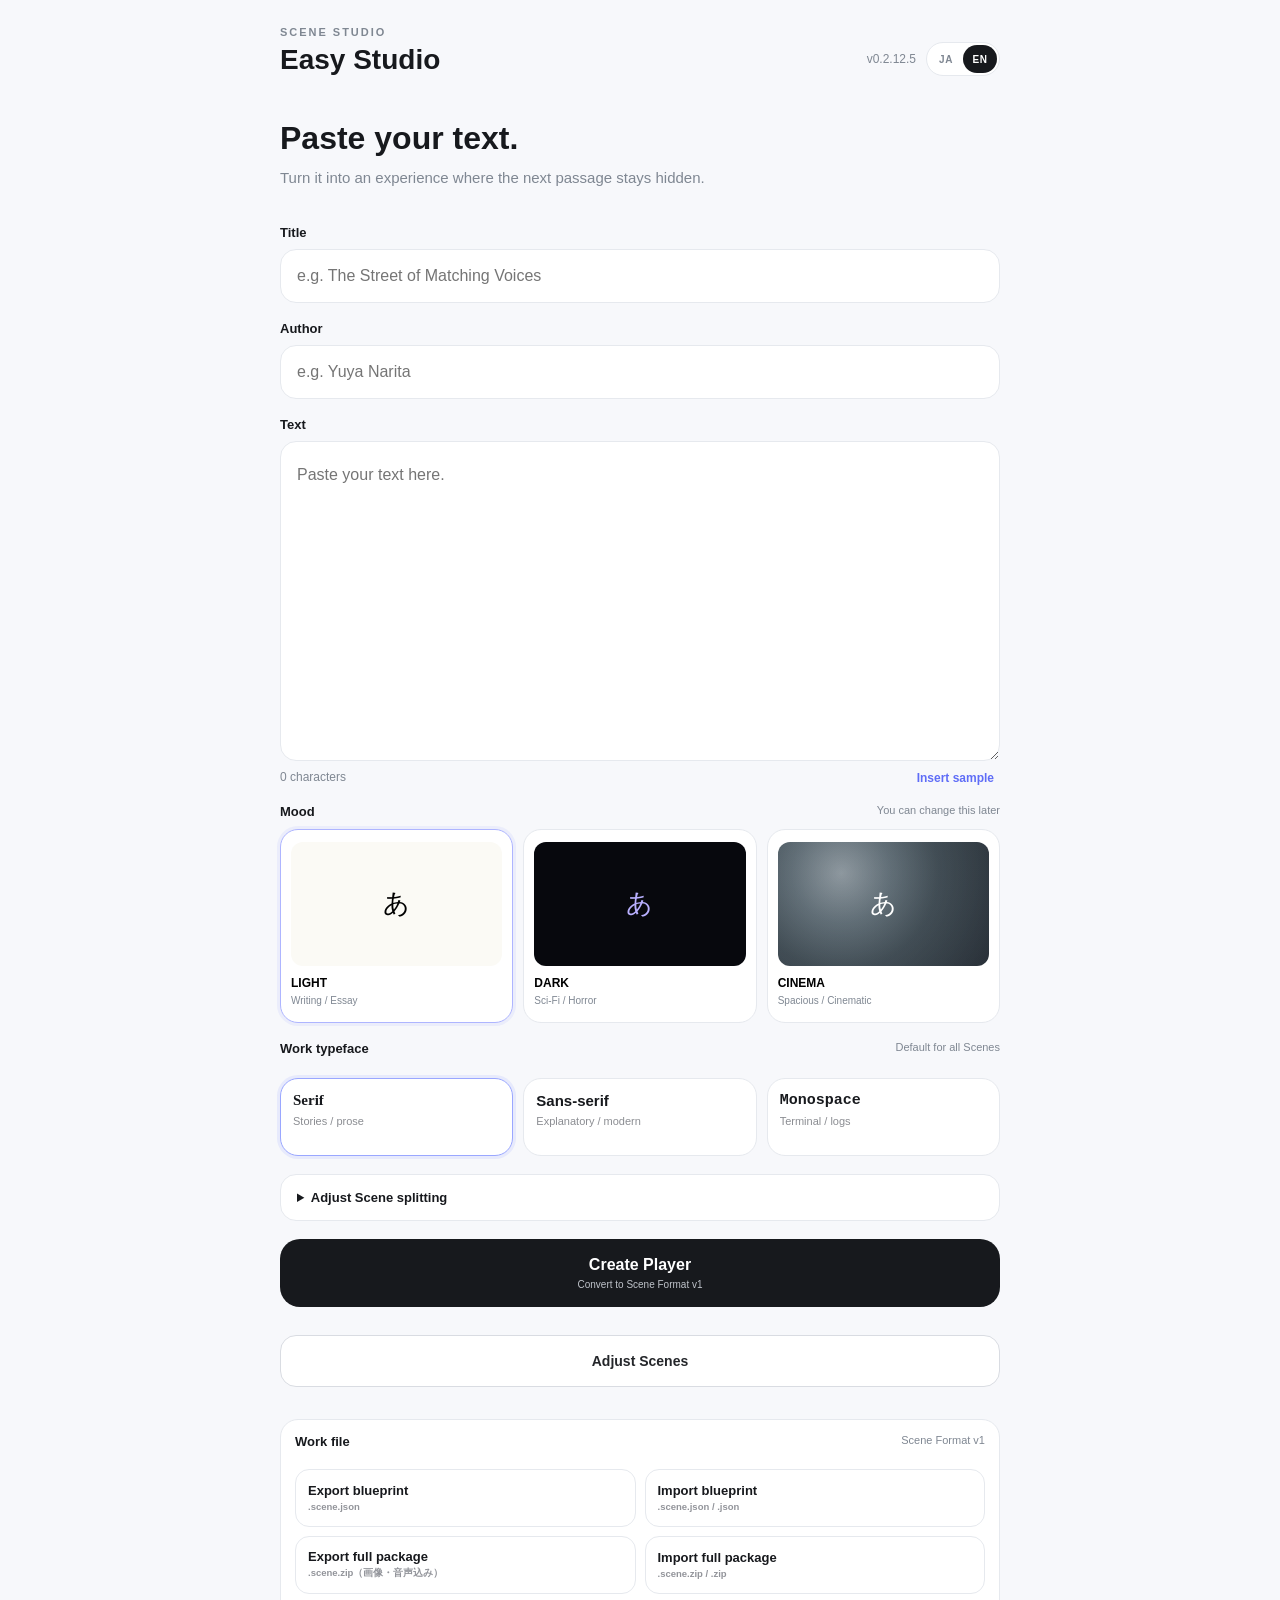
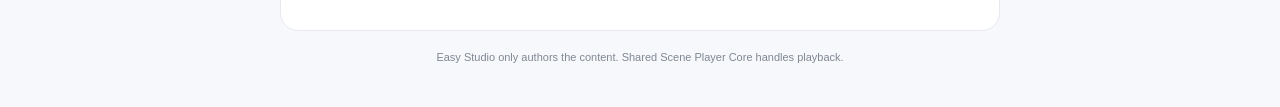
<file: scene_studio_v0_2/index.html>
<!doctype html>
<html lang="ja">
<head>
  <meta charset="utf-8">
  <meta name="viewport" content="width=device-width,initial-scale=1,viewport-fit=cover">
  <meta name="theme-color" content="#f7f8fb">
  <title>Scene Studio v0.2.12.5.0</title>
  <link rel="stylesheet" href="./scene-player-core.css">
  <link rel="stylesheet" href="./style.css">
</head>
<body>
<main id="app">
  <section id="editorScreen" class="screen editor-screen">
    <header class="topbar">
      <div><p class="brand-kicker">SCENE STUDIO</p><h1>Easy Studio</h1></div>
      <div class="topbar-actions"><span class="version">v0.2.12.5</span><div class="ui-language-switch" role="group" aria-label="UI language"><button type="button" data-ui-lang="ja">JA</button><button type="button" data-ui-lang="en">EN</button></div></div>
    </header>

    <section class="intro">
      <h2>文章を貼るだけ。</h2>
      <p>次の文章を、まだ見せない体験にします。</p>
    </section>

    <div class="form-stack">
      <label class="field">
        <span class="field-label">作品タイトル</span>
        <input id="titleInput" type="text" placeholder="例：声のそろう通り">
      </label>
      <label class="field">
        <span class="field-label">作者名 <small>任意</small></span>
        <input id="authorInput" type="text" placeholder="例：Yuya Narita">
      </label>
      <label class="field body-field">
        <span class="field-label">本文</span>
        <textarea id="bodyInput" placeholder="ここに文章を貼り付けてください。"></textarea>
        <div class="body-meta">
          <span id="charCount">0文字</span>
          <button id="sampleButton" class="text-button" type="button">サンプルを入れる</button>
        </div>
      </label>

      <section class="theme-section">
        <div class="section-heading"><span>雰囲気</span><small>あとから変えられます</small></div>
        <div class="theme-grid">
          <button class="theme-card is-selected" data-theme="light" type="button"><span class="theme-preview theme-preview-light">あ</span><strong>LIGHT</strong><small>文章・エッセイ</small></button>
          <button class="theme-card" data-theme="dark" type="button"><span class="theme-preview theme-preview-dark">あ</span><strong>DARK</strong><small>SF・ホラー</small></button>
          <button class="theme-card" data-theme="cinema" type="button"><span class="theme-preview theme-preview-cinema">あ</span><strong>CINEMA</strong><small>余白・映画的</small></button>
        </div>
      </section>

      <section class="work-font-section">
        <div class="section-heading"><span>作品の書体</span><small>全Sceneの基本になります</small></div>
        <div class="work-font-grid" role="radiogroup" aria-label="作品の書体">
          <button class="work-font-card is-selected" type="button" data-font="serif" aria-pressed="true"><strong>明朝</strong><small>物語・文章向け</small></button>
          <button class="work-font-card" type="button" data-font="sans" aria-pressed="false"><strong>ゴシック</strong><small>説明・現代的</small></button>
          <button class="work-font-card" type="button" data-font="mono" aria-pressed="false"><strong>等幅</strong><small>端末・ログ向け</small></button>
        </div>
      </section>

      <details class="split-options">
        <summary>シーン分割を調整</summary>
        <div class="split-panel">
          <label><span>1シーンの目安</span>
            <select id="densitySelect"><option value="short">短め</option><option value="normal" selected>標準</option><option value="long">長め</option></select>
          </label>
          <p>空行・会話文・箇条書き・改行を優先し、最後に句点と文字数で整えます。</p>
        </div>
      </details>

      <div id="cinemaBackgroundPanel" class="cinema-background-panel" hidden>
        <div class="cinema-background-copy"><strong>背景画像</strong><span>Scene Formatの背景としてPlayerへ渡します。</span></div>
        <div class="cinema-tone" role="radiogroup" aria-label="CINEMAの明るさ">
          <button class="cinema-tone-button is-selected" type="button" data-tone="dark" aria-pressed="true">暗く</button>
          <button class="cinema-tone-button" type="button" data-tone="light" aria-pressed="false">明るく</button>
        </div>
        <label class="cinema-background-button" for="cinemaBackgroundInput">画像を選ぶ</label>
        <input id="cinemaBackgroundInput" type="file" accept="image/*" hidden>
        <button id="cinemaBackgroundClear" class="cinema-background-clear" type="button" hidden>画像を外す</button>
        <div id="cinemaBackgroundPreview" class="cinema-background-preview" hidden></div>
      </div>

      <button id="makeButton" class="primary-button" type="button"><span>プレイヤーにする</span><small>Scene Format v1へ変換します</small></button>
      <button id="advancedButton" class="secondary-button advanced-open-button" type="button">シーンを調整</button>

      <section class="project-io-section" aria-labelledby="projectIoTitle">
        <div class="section-heading"><span id="projectIoTitle">作品ファイル</span><small>Scene Format v1</small></div>
        <div class="project-io-grid">
          <button id="exportSceneButton" class="project-io-button" type="button"><strong>設計図を書き出す</strong><small>.scene.json</small></button>
          <label class="project-io-button project-io-import" for="importSceneInput"><strong>設計図を読み込む</strong><small>.scene.json / .json</small></label>
          <input id="importSceneInput" type="file" accept=".scene.json,.json,application/json" hidden>
          <button id="exportPackageButton" class="project-io-button project-io-package" type="button"><strong>完全パッケージを書き出す</strong><small>.scene.zip（画像・音声込み）</small></button>
          <label class="project-io-button project-io-import project-io-package" for="importPackageInput"><strong>完全パッケージを読み込む</strong><small>.scene.zip / .zip</small></label>
          <input id="importPackageInput" type="file" accept=".scene.zip,.zip,application/zip" hidden>
        </div>
        <p id="projectIoStatus" class="project-io-status" aria-live="polite"></p>
      </section>

      <p class="footer-note">Easy Studioは本文を作るだけ。再生は共通Scene Player Coreが担当します。</p>
    </div>
  </section>


  <section id="advancedScreen" class="screen advanced-screen" hidden>
    <header class="advanced-topbar">
      <button id="advancedBackButton" class="advanced-nav-button" type="button">‹ Easy</button>
      <div><p class="brand-kicker">SCENE STUDIO</p><h1>シーンを調整</h1></div>
      <div class="advanced-right-actions"><div class="ui-language-switch ui-language-switch-advanced" role="group" aria-label="UI language"><button type="button" data-ui-lang="ja">JA</button><button type="button" data-ui-lang="en">EN</button></div><button id="advancedPreviewButton" class="advanced-preview-button" type="button">確認</button></div>
    </header>

    <section class="advanced-policy">
      <div><strong>読者が過去Sceneへ戻れる</strong><small>戻るボタン・スワイプ・キーボードをまとめて制御します。</small></div>
      <label class="switch"><input id="allowPreviousInput" type="checkbox" checked><span></span></label>
    </section>

    <div class="advanced-layout">
      <aside class="scene-rail">
        <div class="scene-rail-head"><strong id="sceneCountLabel">0 Scenes</strong><button id="addSceneButton" type="button">＋</button></div>
        <div id="sceneList" class="scene-list"></div>
      </aside>

      <section class="scene-inspector">
        <div class="scene-inspector-head">
          <div><span id="selectedSceneNumber" class="scene-number">Scene 1</span><code id="selectedSceneId">s001</code></div>
          <div class="scene-move-actions"><button id="moveUpButton" type="button">↑</button><button id="moveDownButton" type="button">↓</button></div>
        </div>

        <label class="adv-field"><span>本文</span><textarea id="sceneTextInput" rows="7"></textarea></label>
        <label class="adv-field subtext-field"><span>サブテキスト <small>任意</small></span><textarea id="sceneSubTextInput" rows="2" placeholder="補足が必要なSceneだけ"></textarea></label>

        <div class="adv-grid">
          <label class="adv-field"><span>種類</span><select id="sceneTypeSelect"><option value="text">テキスト</option><option value="dialogue">セリフ</option><option value="sound">音だけ</option></select></label>
          <label class="adv-field"><span>表示</span><select id="sceneDisplaySelect"><option value="stack">前の文章を残す</option><option value="solo">この文章だけ</option></select></label>
          <label class="adv-field"><span>出かた</span><select id="sceneEffectSelect"><option value="auto">おまかせ</option><option value="fade">フェード</option><option value="pop">ポンと出る</option><option value="blur">ぼやけて現れる</option><option value="whisper">そっと現れる</option><option value="loud">強く出る</option><option value="pulse">脈打つ</option><option value="shake">揺れる</option><option value="tilt">傾く</option><option value="slow">ゆっくり</option><option value="none">演出なし</option></select></label>
          <label class="adv-field"><span>文字サイズ</span><select id="sceneSizeSelect"><option value="auto">おまかせ</option><option value="small">小</option><option value="normal">標準</option><option value="large">大</option><option value="xl">特大</option></select></label>
          <label class="adv-field"><span>このSceneの書体</span><select id="sceneFontSelect"><option value="inherit">作品設定を使う</option><option value="serif">明朝</option><option value="sans">ゴシック</option><option value="mono">等幅</option></select></label>
          <label class="adv-field"><span>このSceneの言語</span><select id="sceneLanguageSelect"><option value="auto">自動判定</option><option value="ja">日本語</option><option value="en">English</option><option value="custom">その他</option></select></label>
          <label id="sceneLanguageCustomField" class="adv-field scene-language-custom" hidden><span>言語タグ</span><input id="sceneLanguageCustomInput" type="text" inputmode="text" autocomplete="off" placeholder="例: ko / zh-Hans / ar"></label>
        </div>

        <div class="scene-edit-actions">
          <button id="mergePreviousButton" type="button">前と結合</button>
          <button id="splitSceneButton" type="button">カーソル位置で分割</button>
          <button id="deleteSceneButton" class="danger" type="button">削除</button>
        </div>

        <details class="adv-section" open>
          <summary>背景</summary>
          <div class="adv-section-body">
            <label class="adv-field"><span>このSceneの背景</span>
              <select id="sceneBackgroundMode">
                <option value="inherit">前Sceneから継続</option>
                <option value="image">このSceneで画像を変更</option>
                <option value="clear">このSceneで背景を解除</option>
              </select>
            </label>
            <div id="sceneBackgroundControls" hidden>
              <div class="asset-row">
                <label class="asset-button" for="sceneBackgroundInput">画像を選ぶ</label>
                <input id="sceneBackgroundInput" type="file" accept="image/*" hidden>
                <button id="sceneBackgroundRemoveFile" type="button" class="asset-clear">選択解除</button>
              </div>
              <div class="asset-url-row">
                <input id="sceneBackgroundUrlInput" type="url" inputmode="url" autocomplete="off" placeholder="https://example.com/background.jpg">
                <button id="sceneBackgroundUrlApply" type="button">URLを反映</button>
              </div>
              <div id="sceneBackgroundPreview" class="adv-asset-preview" hidden></div>
              <div class="adv-grid">
                <label class="adv-field"><span>切替</span><select id="sceneBackgroundTransition"><option value="fade">fade</option><option value="cut">cut</option><option value="flash">flash</option><option value="glitch">glitch</option></select></label>
                <label class="adv-field"><span>表示</span><select id="sceneBackgroundFit"><option value="cover">cover</option><option value="contain">contain</option></select></label>
                <label class="adv-field"><span>動き</span><select id="sceneBackgroundMotion"><option value="none">none</option><option value="slowZoom">slowZoom</option><option value="breath">breath</option><option value="panLeft">panLeft</option><option value="panRight">panRight</option><option value="panUp">panUp</option><option value="panDown">panDown</option></select></label>
                <label class="adv-field range-field"><span>暗さ <output id="sceneBackgroundDimOutput">34%</output></span><input id="sceneBackgroundDim" type="range" min="0" max="85" step="1" value="34"></label>
              </div>
            </div>
          </div>
        </details>

        <details class="adv-section" open>
          <summary>音</summary>
          <div class="adv-section-body audio-editor-grid">
            <section class="audio-card">
              <div class="audio-card-title"><strong>BGM</strong><small>続いていた時間</small></div>
              <label class="adv-field"><span>操作</span><select id="sceneBgmAction"><option value="inherit">継続（指定なし）</option><option value="start">このSceneで開始</option><option value="volume">音量を変更</option><option value="stop">このSceneで停止</option></select></label>
              <div id="sceneBgmStartFields" class="audio-action-fields" hidden>
                <div class="asset-row"><label class="asset-button" for="sceneBgmInput">BGMを選ぶ</label><input id="sceneBgmInput" type="file" accept="audio/*" hidden><span id="sceneBgmFileLabel" class="asset-name">未選択</span></div>
                <div class="asset-url-row"><input id="sceneBgmUrlInput" type="url" inputmode="url" autocomplete="off" placeholder="https://example.com/bgm.mp3"><button id="sceneBgmUrlApply" type="button">URLを反映</button></div>
                <label class="check-row"><input id="sceneBgmLoop" type="checkbox" checked><span>ループ</span></label>
                <div class="adv-grid"><label class="adv-field range-field"><span>音量 <output id="sceneBgmVolumeOutput">50%</output></span><input id="sceneBgmVolume" type="range" min="0" max="100" value="50"></label><label class="adv-field"><span>fadeIn (ms)</span><input id="sceneBgmFadeIn" type="number" min="0" step="100" value="800"></label><label class="adv-field"><span>fadeOut (ms)</span><input id="sceneBgmFadeOut" type="number" min="0" step="100" value="800"></label></div>
              </div>
              <div id="sceneBgmVolumeFields" class="audio-action-fields" hidden><div class="adv-grid"><label class="adv-field range-field"><span>音量 <output id="sceneBgmVolumeChangeOutput">30%</output></span><input id="sceneBgmVolumeChange" type="range" min="0" max="100" value="30"></label><label class="adv-field"><span>fade (ms)</span><input id="sceneBgmVolumeFade" type="number" min="0" step="100" value="500"></label></div></div>
              <div id="sceneBgmStopFields" class="audio-action-fields" hidden><label class="adv-field"><span>fadeOut (ms)</span><input id="sceneBgmStopFade" type="number" min="0" step="100" value="800"></label></div>
            </section>

            <section class="audio-card">
              <div class="audio-card-title"><strong>Ambient</strong><small>その時そこにあった音</small></div>
              <label class="adv-field"><span>操作</span><select id="sceneAmbientAction"><option value="inherit">継続（指定なし）</option><option value="start">このSceneで開始</option><option value="volume">音量を変更</option><option value="stop">このSceneで停止</option></select></label>
              <div id="sceneAmbientStartFields" class="audio-action-fields" hidden>
                <div class="asset-row"><label class="asset-button" for="sceneAmbientInput">持続音を選ぶ</label><input id="sceneAmbientInput" type="file" accept="audio/*" hidden><span id="sceneAmbientFileLabel" class="asset-name">未選択</span></div>
                <div class="asset-url-row"><input id="sceneAmbientUrlInput" type="url" inputmode="url" autocomplete="off" placeholder="https://example.com/ambient.mp3"><button id="sceneAmbientUrlApply" type="button">URLを反映</button></div>
                <label class="check-row"><input id="sceneAmbientLoop" type="checkbox" checked><span>ループ</span></label>
                <div class="adv-grid"><label class="adv-field range-field"><span>音量 <output id="sceneAmbientVolumeOutput">35%</output></span><input id="sceneAmbientVolume" type="range" min="0" max="100" value="35"></label><label class="adv-field"><span>fadeIn (ms)</span><input id="sceneAmbientFadeIn" type="number" min="0" step="100" value="600"></label><label class="adv-field"><span>fadeOut (ms)</span><input id="sceneAmbientFadeOut" type="number" min="0" step="100" value="600"></label></div>
              </div>
              <div id="sceneAmbientVolumeFields" class="audio-action-fields" hidden><div class="adv-grid"><label class="adv-field range-field"><span>音量 <output id="sceneAmbientVolumeChangeOutput">25%</output></span><input id="sceneAmbientVolumeChange" type="range" min="0" max="100" value="25"></label><label class="adv-field"><span>fade (ms)</span><input id="sceneAmbientVolumeFade" type="number" min="0" step="100" value="500"></label></div></div>
              <div id="sceneAmbientStopFields" class="audio-action-fields" hidden><label class="adv-field"><span>fadeOut (ms)</span><input id="sceneAmbientStopFade" type="number" min="0" step="100" value="600"></label></div>
            </section>

            <section class="audio-card audio-card-se">
              <div class="audio-card-title"><strong>SE</strong><small>その時起きた音</small></div>
              <label class="check-row"><input id="sceneSeEnabled" type="checkbox"><span>このSceneでSEを鳴らす</span></label>
              <div id="sceneSeFields" class="audio-action-fields" hidden>
                <div class="asset-row"><label class="asset-button" for="sceneSeInput">SEを選ぶ</label><input id="sceneSeInput" type="file" accept="audio/*" hidden><span id="sceneSeFileLabel" class="asset-name">未選択</span></div>
                <div class="asset-url-row"><input id="sceneSeUrlInput" type="url" inputmode="url" autocomplete="off" placeholder="https://example.com/se.mp3"><button id="sceneSeUrlApply" type="button">URLを反映</button></div>
                <div class="adv-grid"><label class="adv-field range-field"><span>音量 <output id="sceneSeVolumeOutput">80%</output></span><input id="sceneSeVolume" type="range" min="0" max="100" value="80"></label><label class="adv-field"><span>fadeIn (ms)</span><input id="sceneSeFadeIn" type="number" min="0" step="50" value="0"></label></div>
              </div>
            </section>
          </div>
        </details>

        <p class="advanced-hint">BGMは「続いていた時間」、Ambientは「その時そこにあった音」、SEは「その時起きた音」として扱います。何も指定しなければ前Sceneの状態を継続します。</p>
      </section>
    </div>
  </section>

  <section id="playerScreen" class="easy-core-screen" hidden>
    <div id="scenePlayer"></div>
    <button id="editReturnButton" class="easy-edit-return" type="button">編集に戻る</button>
  </section>
</main>
<script src="./scene-studio-i18n.js"></script>
<script src="./scene-player-core.js"></script>
<script src="./japanese-splitter.js"></script>
<script src="./english-splitter.js"></script>
<script src="./scene-text-splitter.js"></script>
<script src="./script.js"></script>
</body>
</html>
</file>
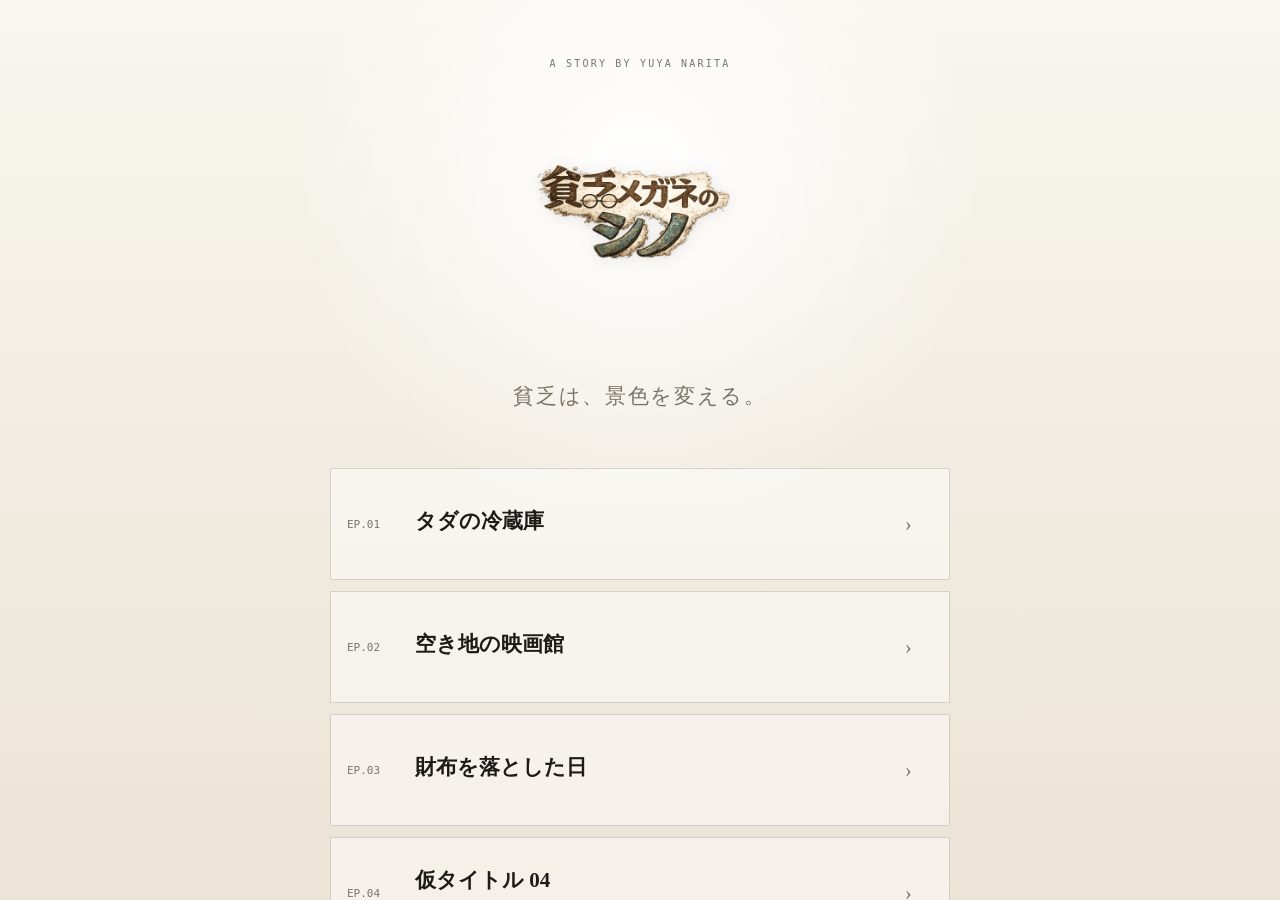
<file: shino/index.html>
<!DOCTYPE html>

<html lang="ja">
<head>
<meta charset="utf-8"/>
<meta content="width=device-width,initial-scale=1,maximum-scale=1,user-scalable=no,viewport-fit=cover" name="viewport"/>
<meta content="#f5f2ea" name="theme-color"/>
<title>貧乏メガネのシノ — SCENE PLAYER v0.7</title>
<link href="./style.css?v=9" rel="stylesheet"/>
</head>
<body>
<main>
<section class="screen shelf" id="shelf">
<div class="shelf-hero">
  <div class="eyebrow">A STORY BY YUYA NARITA</div>
  <img alt="貧乏メガネのシノ" class="series-logo" src="./shino_logo.svg"/>
  <p class="shelf-copy">貧乏は、景色を変える。</p>
</div>
<button class="primary-button shelf-continue" hidden="" id="continueButton">つづきから</button>
<div class="episode-list" id="episodeList"></div>
<small class="shelf-footer-copy">一文ずつ、タップで進みます。</small>
</section>
<section class="screen cover" hidden="" id="cover">
<button aria-label="話数一覧へ" class="cover-back" id="coverBack"><span aria-hidden="true">←</span><span>話数一覧</span></button>
<div class="eyebrow">SHINO SCENE PLAYER</div>
<img alt="貧乏メガネのシノ" class="series-logo" src="./shino_logo.svg"/>
<p id="episodeNumber">第1話</p>
<h2 id="episodeTitle">「タダの冷蔵庫」</h2>
<button class="primary-button" id="start">はじめる</button>
<button class="secondary-button" hidden="" id="resumeFromCover">途中から</button>
<small>文字だけで、景色が浮かぶ。</small>
</section>
<section class="screen player" hidden="" id="player">
<header>
<button aria-label="表紙へ戻る" id="back">‹</button>
<div>
<small id="playerSeries">貧乏メガネのシノ</small>
<strong id="playerEpisode">第1話「タダの冷蔵庫」</strong>
</div>
<button aria-label="BGM切替" id="sound">♪</button>
</header>
<div id="stage">
<div aria-hidden="true" id="paperPulse"></div>
<div aria-hidden="true" id="focusGuide"></div>
<div id="lines"></div>
<div id="hint">TAP</div>
<div hidden="" id="gestureHint">スクロールではなく、タップで進みます。</div>
</div>
<footer>
<span id="count">0 / 0</span>
<div class="bar"><i id="bar"></i></div>
<button id="mode">AUTO</button>
</footer>
</section>
<section class="screen ending" hidden="" id="ending">
<div class="ending-card">
<h2>つづく</h2>
</div>
<div class="ending-actions" hidden="" id="endingActions">
<div class="episode-nav">
<button class="ending-nav-button" hidden="" id="previousEpisode">
<span class="nav-kicker">PREVIOUS</span>
<span class="nav-label">前の話</span>
</button>
<button class="ending-nav-button" id="episodes">
<span class="nav-kicker">EPISODES</span>
<span class="nav-label">話数一覧</span>
</button>
<button class="ending-nav-button" hidden="" id="nextEpisode">
<span class="nav-kicker">NEXT</span>
<span class="nav-label">続き</span>
</button>
</div>
<button class="replay-link" id="replay">もう一度読む</button>
</div>
</section>
</main>
<audio id="theme" loop="" playsinline="" preload="auto"></audio>
<audio id="ambience" loop="" playsinline="" preload="auto"></audio>
<audio id="effectAudio" playsinline="" preload="auto"></audio>
<script src="./series.js?v=4"></script>
<script>
(async function bootScenePlayer(){
  const manifest=window.SHINO_SERIES||{episodes:[]};
  window.SHINO_EPISODES=window.SHINO_EPISODES||{};

  function loadScript(src){
    return new Promise((resolve,reject)=>{
      const script=document.createElement("script");
      script.src=src;
      script.onload=resolve;
      script.onerror=()=>reject(new Error("Episode load failed: "+src));
      document.head.appendChild(script);
    });
  }

  try{
    for(const episode of manifest.episodes||[]){
      await loadScript(episode.src);
    }

    const app=document.createElement("script");
    app.src="./script.js?v=6";
    document.body.appendChild(app);
  }catch(error){
    console.error(error);
    document.body.innerHTML=
      '<main style="padding:30px;font-family:sans-serif">Episode data could not be loaded.</main>';
  }
})();
</script>
</body>
</html>
</file>
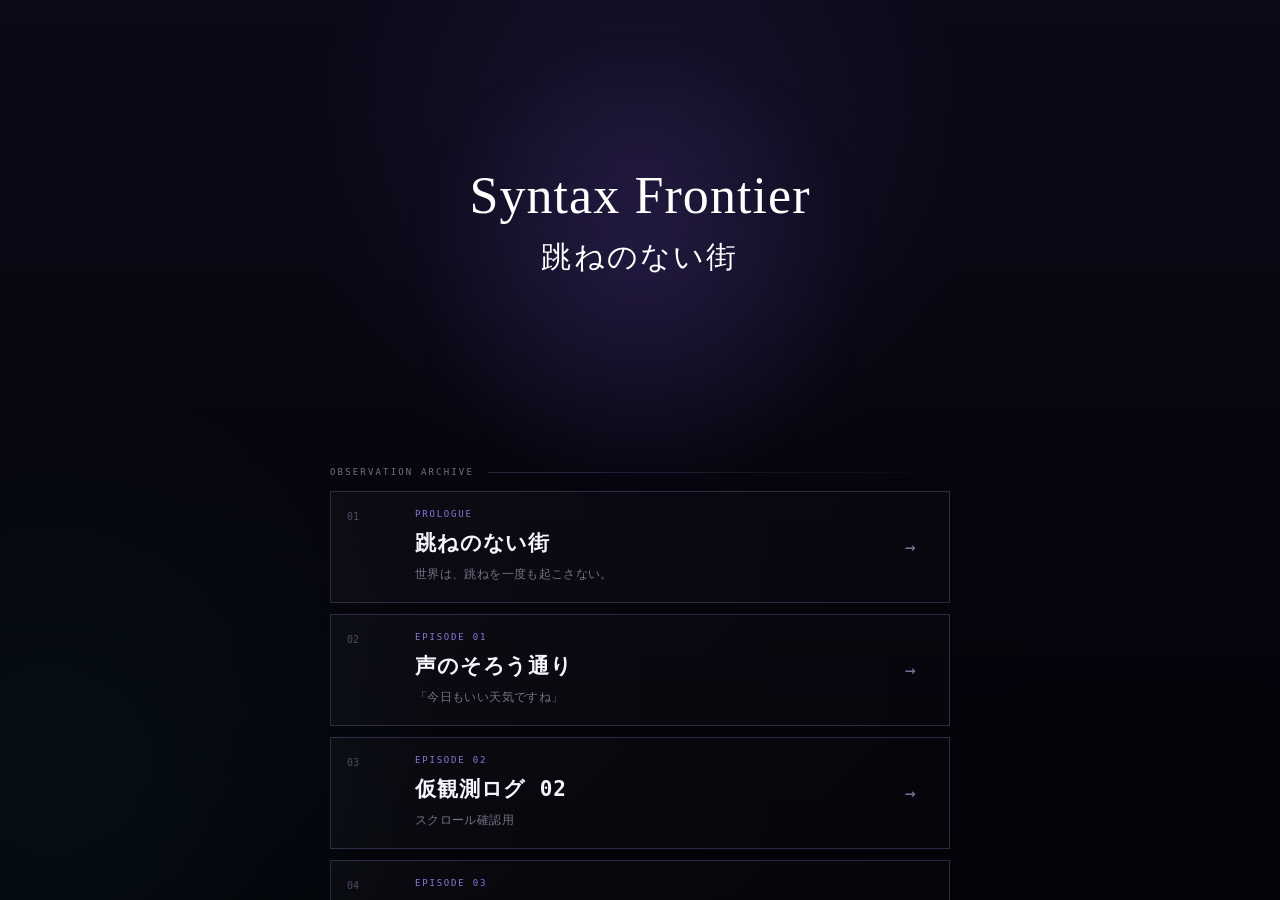
<file: syntax_frontier/index.html>
<!doctype html>
<html lang="ja">
<head>
  <meta charset="utf-8">
  <meta name="viewport" content="width=device-width,initial-scale=1,maximum-scale=1,user-scalable=no,viewport-fit=cover">
  <meta name="theme-color" content="#05050a">
  <title>Syntax Frontier</title>
  <link rel="stylesheet" href="./style.css?v=18">
</head>
<body>
<main>
  <section id="shelf" class="screen shelf">
    <div class="shelf-atmosphere" aria-hidden="true"></div>

    <div class="launcher">
      <div class="shelf-hero">
        <img
          class="series-logo"
          src="./images/syntax_frontier_logo.svg"
          alt="Syntax Frontier"
        >

        <p class="shelf-copy"></p>
      </div>

      <button id="continueButton" class="continue-panel" hidden>
        <span class="continue-kicker">RESUME OBSERVATION</span>
        <span class="continue-label">つづきから</span>
        <span id="continueMeta" class="continue-meta"></span>
      </button>

      <div class="archive-label">
        <span>OBSERVATION ARCHIVE</span>
        <i></i>
      </div>

      <div id="episodeList" class="episode-list"></div>

      <div class="launcher-footer">
        <span class="launcher-dot"></span>
        <small>PRESS ANY KEY TO CONTINUE</small>
      </div>
    </div>
  </section>

  <section id="cover" class="screen cover" hidden>
    <div class="cover-atmosphere" aria-hidden="true"></div>

    <button id="coverBack" class="cover-back" aria-label="話数一覧へ">
      <span aria-hidden="true">←</span>
      <span>ARCHIVE</span>
    </button>

    <div class="cover-panel">
      <img
        class="cover-series-logo"
        src="./images/syntax_frontier_logo.svg"
        alt="Syntax Frontier"
      >

      <div class="cover-divider"></div>

      <p id="episodeNumber">PROLOGUE</p>
      <h2 id="episodeTitle"></h2>

      <button id="start" class="start-button">
        <span class="button-kicker">BEGIN OBSERVATION</span>
        <span>はじめる</span>
      </button>

      <button id="resumeFromCover" class="resume-button" hidden>
        <span class="button-kicker">RESUME</span>
        <span>途中から</span>
      </button>

      <small class="cover-copy"></small>
    </div>
  </section>

  <section id="player" class="screen player" hidden>
    <header>
      <button id="back" aria-label="表紙へ戻る">‹</button>
      <div>
        <small id="playerSeries">Syntax Frontier</small>
        <strong id="playerEpisode">PROLOGUE「跳ねのない街」</strong>
      </div>
      <button id="sound" aria-label="BGM切替">♪</button>
    </header>

    <div id="stage">
      <div id="sceneBackground" aria-hidden="true"></div><div id="scanlines" aria-hidden="true"></div>
      <div id="focusGuide" aria-hidden="true"></div>
      <div id="lines"></div>
      <div id="syntaxMeter" class="syntax-meter" aria-label="Syntax state">
        <div class="syntax-meter-item">
          <span id="lambdaLabel">λ 0.00</span>
          <i><b id="lambdaMeter"></b></i>
        </div>
        <div class="syntax-meter-item">
          <span id="jumpLabel">! 0.00</span>
          <i><b id="jumpMeter"></b></i>
        </div>
        <div class="syntax-meter-item">
          <span id="sigmaLabel">σ 0.00</span>
          <i><b id="sigmaMeter"></b></i>
        </div>
      </div>
      <div id="hint">TAP</div>
      <div id="gestureHint" hidden>スクロールではなく、タップで進みます。</div>
    </div>

    <footer>
      <span id="count">0 / 0</span>
      <div class="bar"><i id="bar"></i></div>
      <button id="mode">AUTO</button>
    </footer>
  </section>

  <section id="ending" class="screen ending" hidden>
    <div class="ending-card">
      <h2>CONTINUE</h2>
    </div>

    <div id="endingActions" class="ending-actions" hidden>
      <div class="episode-nav">
        <button id="previousEpisode" class="ending-nav-button" hidden>
          <span class="nav-kicker">PREVIOUS</span>
          <span class="nav-label">前の話</span>
        </button>

        <button id="episodes" class="ending-nav-button">
          <span class="nav-kicker">EPISODES</span>
          <span class="nav-label">話数一覧</span>
        </button>

        <button id="nextEpisode" class="ending-nav-button" hidden>
          <span class="nav-kicker">NEXT</span>
          <span class="nav-label">続き</span>
        </button>
      </div>

      <button id="replay" class="replay-link">REBOOT</button>
    </div>
  </section>
</main>

<audio id="theme" loop preload="auto" playsinline></audio>
<audio id="ambience" loop preload="auto" playsinline></audio>
<audio id="effectAudio" preload="auto" playsinline></audio>
<script src="./series.js?v=sf-scroll-1"></script>
<script>
(async function bootScenePlayer(){
  const manifest=window.SHINO_SERIES||{episodes:[]};
  window.SHINO_EPISODES=window.SHINO_EPISODES||{};

  function loadScript(src){
    return new Promise((resolve,reject)=>{
      const script=document.createElement("script");
      script.src=src;
      script.onload=resolve;
      script.onerror=()=>reject(new Error("Episode load failed: "+src));
      document.head.appendChild(script);
    });
  }

  try{
    for(const episode of manifest.episodes||[]){
      await loadScript(episode.src);
    }

    const app=document.createElement("script");
    app.src="./script.js?v=1?v=sf-scroll-1";
    document.body.appendChild(app);
  }catch(error){
    console.error(error);
    document.body.innerHTML=
      '<main style="padding:30px;font-family:sans-serif">Episode data could not be loaded.</main>';
  }
})();
</script>
</body>
</html>
</file>
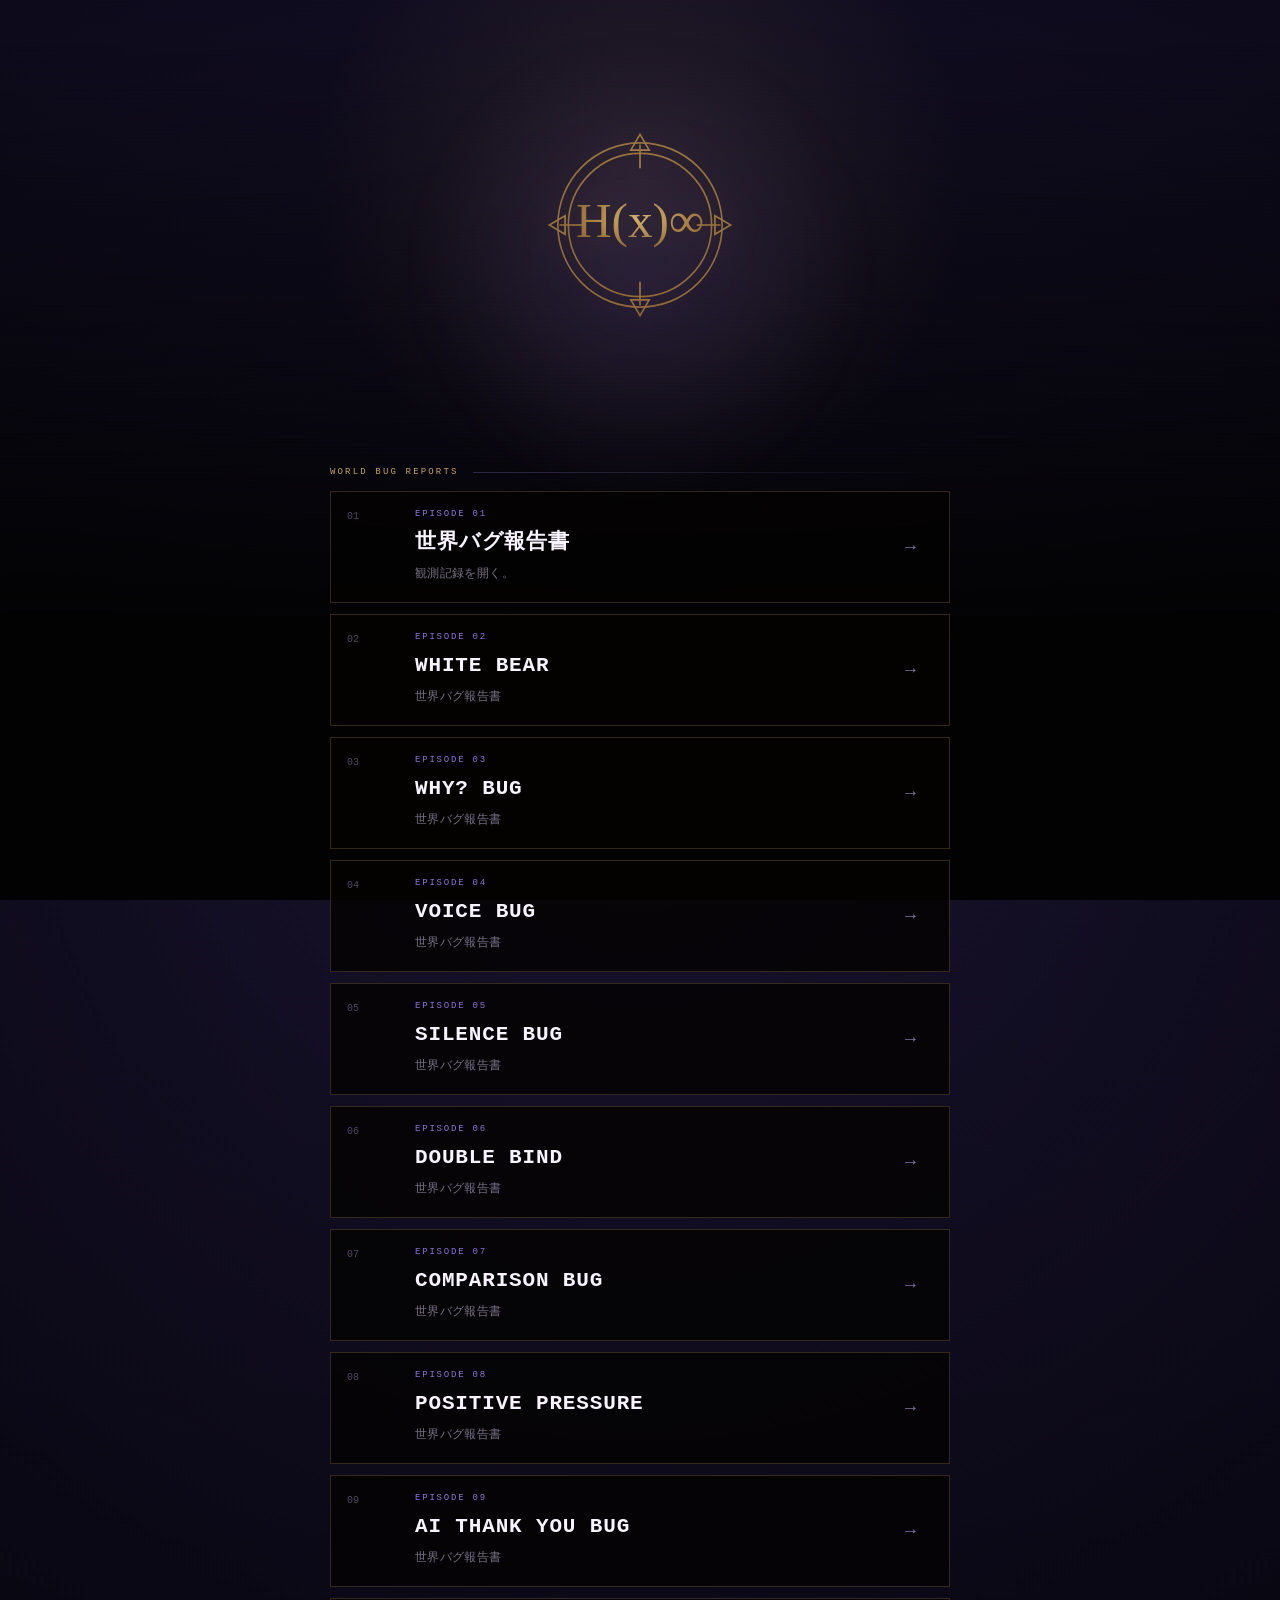
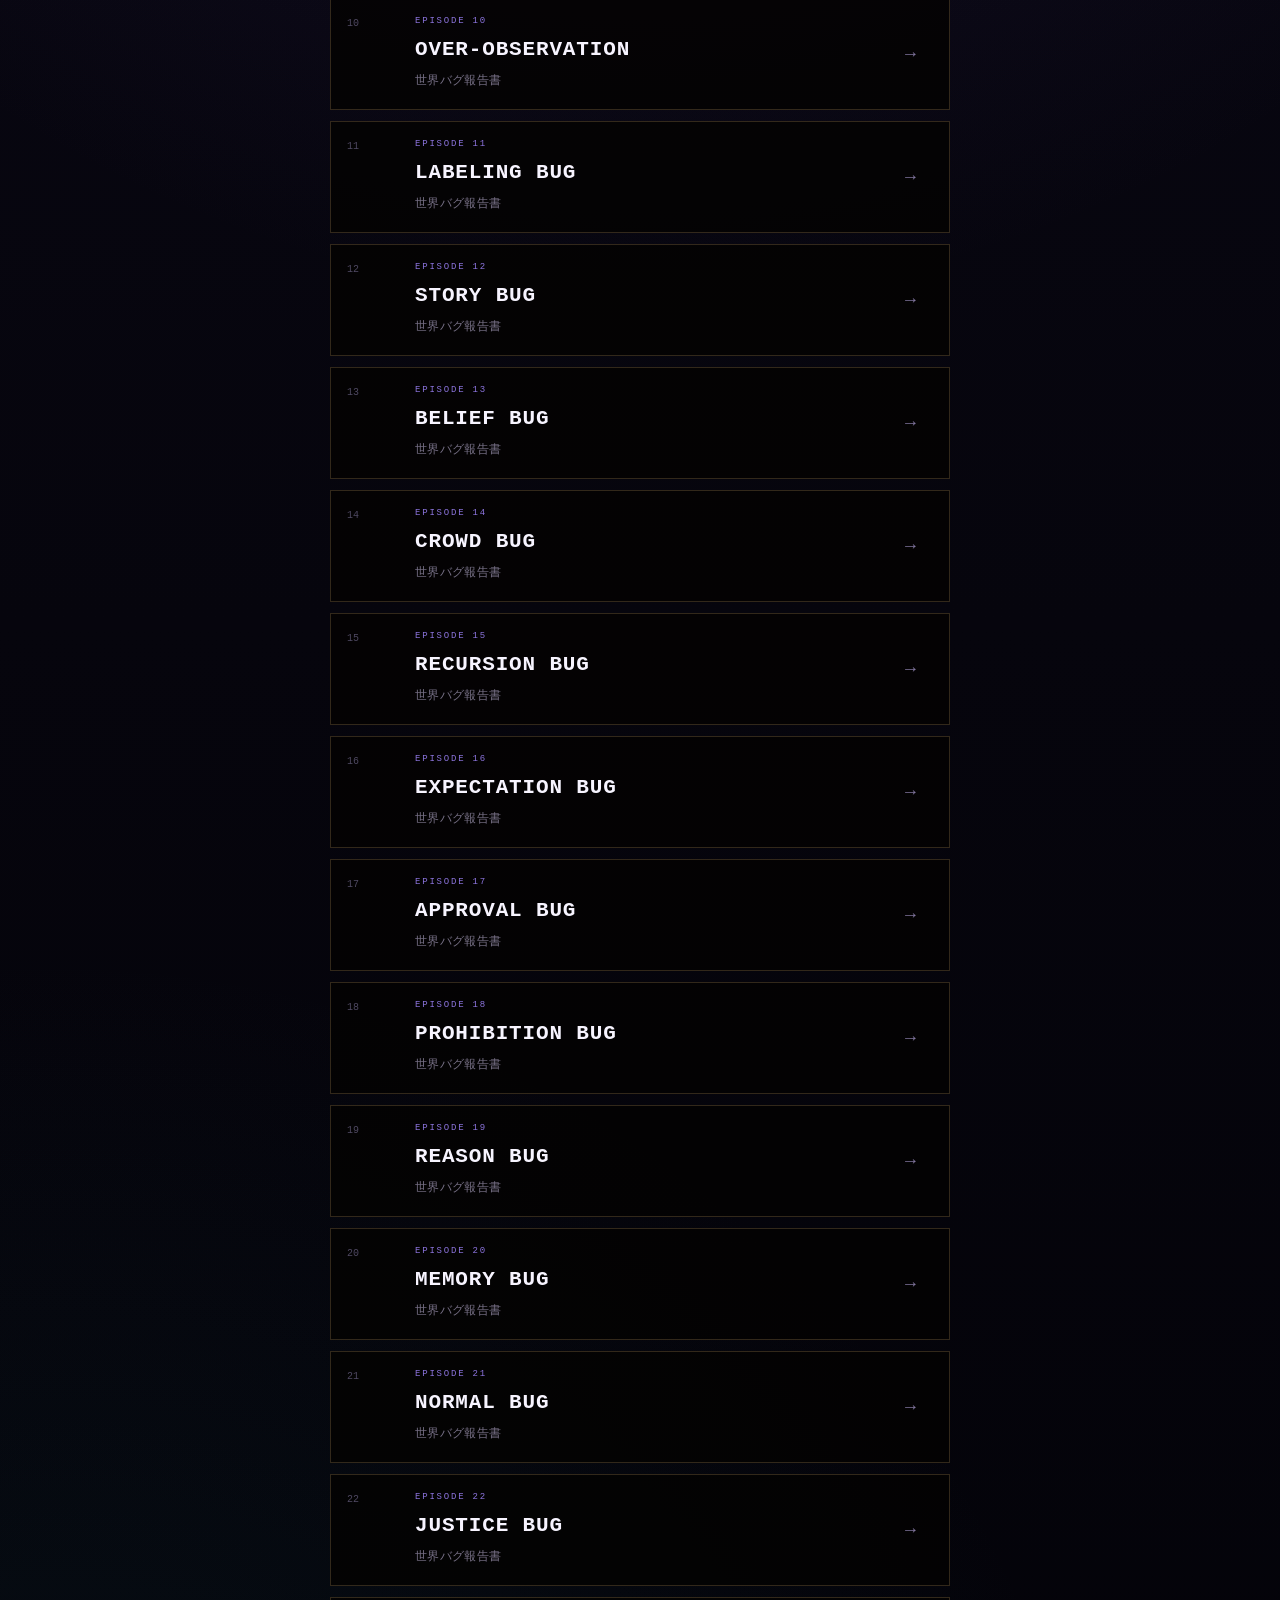
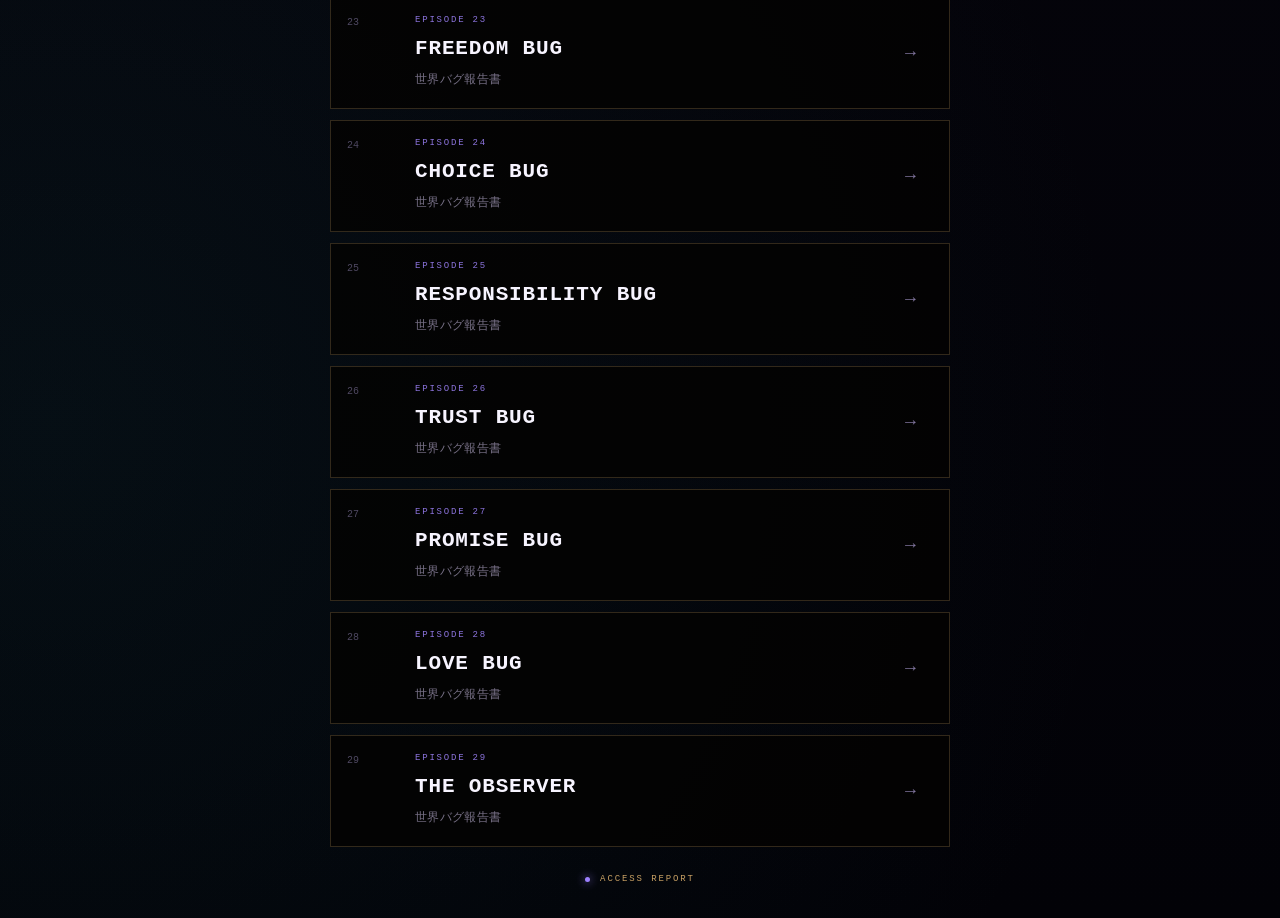
<file: top/index.html>
<!doctype html>
<html lang="ja">
<head>
  <meta charset="utf-8">
  <meta name="viewport" content="width=device-width,initial-scale=1,maximum-scale=1,user-scalable=no,viewport-fit=cover">
  <meta name="theme-color" content="#050403">
  <title>H(x)∞ origin｜世界バグ報告書</title>
  <link rel="stylesheet" href="./style.css?v=7">
</head>
<body class="shelf-mode">
<main>
  <section id="shelf" class="screen shelf">
    <div class="shelf-atmosphere" aria-hidden="true"></div>

    <div class="launcher">
      <div class="shelf-hero">
        <img
          class="series-logo"
          src="./images/logo.svg"
          alt="H(x)∞ origin"
        >

        <p class="shelf-copy"></p>
      </div>

      <button id="continueButton" class="continue-panel" hidden>
        <span class="continue-kicker">RESUME REPORT</span>
        <span class="continue-label">つづきから</span>
        <span id="continueMeta" class="continue-meta"></span>
      </button>

      <div class="archive-label">
        <span>WORLD BUG REPORTS</span>
        <i></i>
      </div>

      <div id="episodeList" class="episode-list"></div>

      <div class="launcher-footer">
        <span class="launcher-dot"></span>
        <small>ACCESS REPORT</small>
      </div>
    </div>
  </section>

  <section id="cover" class="screen cover" hidden>
    <div class="cover-atmosphere" aria-hidden="true"></div>

    <button id="coverBack" class="cover-back" aria-label="報告書一覧へ">
      <span aria-hidden="true">←</span>
      <span>ARCHIVE</span>
    </button>

    <div class="cover-panel">
      <img
        class="cover-series-logo"
        src="./images/logo.svg"
        alt="H(x)∞ origin"
      >

      <div class="cover-divider"></div>

      <p id="episodeNumber">PROLOGUE</p>
      <h2 id="episodeTitle"></h2>

      <button id="start" class="start-button">
        <span class="button-kicker">OPEN REPORT</span>
        <span>はじめる</span>
      </button>

      <button id="resumeFromCover" class="resume-button" hidden>
        <span class="button-kicker">RESUME</span>
        <span>途中から</span>
      </button>

      <small class="cover-copy"></small>
    </div>
  </section>

  <section id="player" class="screen player" hidden>
    <header>
      <button id="back" aria-label="表紙へ戻る">‹</button>
      <div>
        <small id="playerSeries">H(x)∞ origin</small>
        <strong id="playerEpisode">REPORT 01「Calm Down BUG」</strong>
      </div>
      <button id="sound" aria-label="BGM切替">♪</button>
    </header>

    <div id="stage">
      <div id="sceneBackground" aria-hidden="true">
        <div id="sceneBackgroundMotion">
          <div id="sceneBackgroundImage"></div>
        </div>
        <div id="sceneBackgroundTexture"></div>
      </div>
      <div id="scanlines" aria-hidden="true"></div>
      <div id="focusGuide" aria-hidden="true"></div>
      <div id="lines"></div>
      <div id="hint">TAP</div>
      <div id="gestureHint" hidden>スクロールではなく、タップで進みます。</div>
    </div>

    <footer>
      <span id="count">0 / 0</span>
      <div class="bar"><i id="bar"></i></div>
      <button id="mode">AUTO</button>
    </footer>
  </section>

  <section id="ending" class="screen ending" hidden>
    <div class="ending-card">
      <h2>LOG SAVED.</h2>
    </div>

    <div id="endingActions" class="ending-actions" hidden>
      <div class="episode-nav">
        <button id="previousEpisode" class="ending-nav-button" hidden>
          <span class="nav-kicker">PREVIOUS</span>
          <span class="nav-label">前の話</span>
        </button>

        <button id="episodes" class="ending-nav-button">
          <span class="nav-kicker">REPORTS</span>
          <span class="nav-label">報告書一覧</span>
        </button>

        <button id="nextEpisode" class="ending-nav-button" hidden>
          <span class="nav-kicker">NEXT</span>
          <span class="nav-label">続き</span>
        </button>
      </div>

      <button id="replay" class="replay-link">REOPEN</button>
    </div>
  </section>
</main>

<audio id="theme" loop preload="auto" playsinline></audio>
<audio id="ambience" loop preload="auto" playsinline></audio>
<audio id="effectAudio" preload="auto" playsinline></audio>
<script src="./series.js?v=5"></script>
<script>
(async function bootScenePlayer(){
  const manifest=window.SHINO_SERIES||{episodes:[]};
  window.SHINO_EPISODES=window.SHINO_EPISODES||{};

  function loadScript(src){
    return new Promise((resolve,reject)=>{
      const script=document.createElement("script");
      script.src=src;
      script.onload=resolve;
      script.onerror=()=>reject(new Error("Episode load failed: "+src));
      document.head.appendChild(script);
    });
  }

  try{
    for(const episode of manifest.episodes||[]){
      await loadScript(episode.src);
    }

    const app=document.createElement("script");
    app.src="./script.js?v=5";
    document.body.appendChild(app);
  }catch(error){
    console.error(error);
    document.body.innerHTML=
      '<main style="padding:30px;font-family:sans-serif">Episode data could not be loaded.</main>';
  }
})();
</script>
</body>
</html>
</file>
<file: core/scene-player-core.css>
:root{
  --sp-font-sans:-apple-system,BlinkMacSystemFont,"Segoe UI","Hiragino Sans","Yu Gothic UI","Yu Gothic",sans-serif;
  --sp-font-serif:"Yu Mincho","Hiragino Mincho ProN","Hiragino Mincho Pro",serif;
}

.sp-core{
  --sp-bg:#fbfaf5;
  --sp-text:#26221e;
  --sp-sub:#8d877f;
  --sp-line:rgba(55,50,45,.14);
  --sp-accent:#5f6df7;
  --sp-panel:rgba(255,255,255,.88);
  position:relative;
  width:100%;
  height:100%;
  min-height:100dvh;
  overflow:hidden;
  background:var(--sp-bg);
  color:var(--sp-text);
  font-family:var(--sp-font-sans);
  isolation:isolate;
  -webkit-tap-highlight-color:transparent;
}
.sp-core *{box-sizing:border-box}
.sp-core button{font:inherit}

.sp-core[data-theme="dark"]{
  --sp-bg:#05060a;
  --sp-text:#f4f1fb;
  --sp-sub:#958ea5;
  --sp-line:rgba(151,138,255,.16);
  --sp-accent:#aaa0ff;
  --sp-panel:rgba(9,10,16,.88);
}
.sp-core[data-theme="cinema"]{
  --sp-bg:#13171b;
  --sp-text:#fff;
  --sp-sub:rgba(255,255,255,.62);
  --sp-line:rgba(255,255,255,.14);
  --sp-accent:#fff;
  --sp-panel:rgba(10,12,15,.68);
}

.sp-background{position:absolute;inset:0;z-index:-3;background:var(--sp-bg)}
.sp-core[data-theme="cinema"] .sp-background{
  background:radial-gradient(circle at 28% 18%,#68747b 0,#39454c 32%,#20282d 62%,#111519 100%);
}
.sp-veil{position:absolute;inset:0;z-index:-2;pointer-events:none;background:transparent}
.sp-core[data-theme="cinema"] .sp-veil{background:linear-gradient(rgba(5,8,10,.18),rgba(5,8,10,.52))}

.sp-header{
  position:absolute;z-index:5;inset:0 0 auto;
  height:calc(86px + env(safe-area-inset-top));
  padding:calc(10px + env(safe-area-inset-top)) 18px 10px;
  display:grid;grid-template-columns:44px minmax(0,1fr) 44px;align-items:center;
  border-bottom:1px solid var(--sp-line);
  backdrop-filter:blur(10px);
}
.sp-no-header .sp-header{display:none}
.sp-button{
  width:44px;height:44px;border:0;border-radius:50%;background:transparent;color:var(--sp-sub);font-size:25px;cursor:pointer
}
.sp-button:hover:not(:disabled){background:var(--sp-line);color:var(--sp-text)}
.sp-button:disabled{opacity:.22;cursor:default}
.sp-meta{text-align:center;min-width:0}
.sp-author{display:block;min-height:14px;margin-bottom:4px;color:var(--sp-sub);font-size:10px;letter-spacing:.03em}
.sp-title{display:block;overflow:hidden;text-overflow:ellipsis;white-space:nowrap;font-family:var(--sp-font-serif);font-size:15px;font-weight:600}

.sp-stage{
  position:absolute;inset:calc(86px + env(safe-area-inset-top)) 0 calc(72px + env(safe-area-inset-bottom));
  overflow-y:auto;overscroll-behavior:contain;scrollbar-width:none;
  padding:clamp(28px,7vh,74px) clamp(24px,7vw,72px);
  display:flex;align-items:center;outline:none;cursor:pointer;
  user-select:none;
}
.sp-stage::-webkit-scrollbar{display:none}
.sp-no-header .sp-stage{top:env(safe-area-inset-top)}
.sp-no-footer .sp-stage{bottom:env(safe-area-inset-bottom)}
.sp-scenes{width:min(760px,100%);margin:auto;display:flex;flex-direction:column;gap:clamp(18px,3.2vh,34px);padding-block:22px}

.sp-scene{
  opacity:0;transform:translateY(10px);filter:blur(3px);
  transition:opacity .42s ease,transform .42s ease,filter .42s ease;
  color:var(--sp-scene-color,var(--sp-text));
}
.sp-scene.is-visible{opacity:1;transform:none;filter:none}
.sp-scene:not(.is-active){opacity:.44}
.sp-scene[data-age="1"]{opacity:.58}
.sp-scene[data-age="2"]{opacity:.38}
.sp-scene[data-age="3"],.sp-scene[data-age="4"],.sp-scene[data-age="5"],.sp-scene[data-age="6"],.sp-scene[data-age="7"]{opacity:.24}
.sp-core[data-display="solo"] .sp-scene{opacity:1}

.sp-text{
  white-space:pre-wrap;overflow-wrap:anywhere;
  font-family:var(--sp-font-serif);
  font-size:var(--sp-scene-size,clamp(21px,4.8vw,34px));
  line-height:1.85;letter-spacing:.035em;
  text-wrap:pretty;
}
.sp-type-dialogue .sp-text{font-weight:500}
.sp-subtext{margin-top:12px;color:var(--sp-sub);font-size:clamp(12px,2.7vw,15px);line-height:1.75;white-space:pre-wrap}
.sp-sound-mark{display:block;color:var(--sp-sub);font-size:28px;text-align:center}

.sp-scene[data-effect="fade"]{transform:translateY(0)}
.sp-scene[data-effect="pop"]{transform:scale(.96)}
.sp-scene[data-effect="whisper"] .sp-text{font-size:.88em;letter-spacing:.08em}
.sp-scene[data-effect="loud"] .sp-text{font-size:1.12em;font-weight:800}
.sp-scene[data-effect="slow"]{transition-duration:.9s}
.sp-scene[data-effect="blur"]{filter:blur(9px)}
.sp-scene[data-effect="blur"].is-visible{filter:none}

.sp-tap-hint{
  position:fixed;right:22px;bottom:calc(88px + env(safe-area-inset-bottom));
  color:var(--sp-sub);font-size:9px;font-weight:800;letter-spacing:.22em;opacity:.5;pointer-events:none
}
.sp-no-footer .sp-tap-hint{bottom:calc(20px + env(safe-area-inset-bottom))}

.sp-footer{
  position:absolute;z-index:5;inset:auto 0 0;
  min-height:calc(72px + env(safe-area-inset-bottom));
  padding:12px 20px calc(12px + env(safe-area-inset-bottom));
  display:grid;grid-template-columns:auto minmax(80px,1fr) auto;gap:14px;align-items:center;
  border-top:1px solid var(--sp-line);backdrop-filter:blur(10px)
}
.sp-no-footer .sp-footer{display:none}
.sp-progress-label{min-width:48px;color:var(--sp-sub);font-size:11px;font-variant-numeric:tabular-nums}
.sp-progress-track{height:2px;background:var(--sp-line);overflow:hidden}
.sp-progress-bar{width:0;height:100%;background:var(--sp-text);transition:width .35s ease}
.sp-auto{min-width:58px;height:36px;border:1px solid var(--sp-line);border-radius:999px;background:transparent;color:var(--sp-sub);font-size:10px;font-weight:800;letter-spacing:.06em}
.sp-auto.is-on{background:var(--sp-text);color:var(--sp-bg);border-color:var(--sp-text)}

.sp-ending{
  position:absolute;z-index:20;inset:0;
  display:flex;flex-direction:column;align-items:center;justify-content:center;gap:34px;
  padding:40px 28px;background:color-mix(in srgb,var(--sp-bg) 94%,transparent);backdrop-filter:blur(14px);text-align:center
}
.sp-ending[hidden]{display:none}
.sp-ending-copy{display:flex;flex-direction:column;align-items:center;gap:10px}
.sp-ending-kicker{color:var(--sp-sub);font-size:10px;font-weight:800;letter-spacing:.24em}
.sp-ending-title{max-width:720px;font-family:var(--sp-font-serif);font-size:clamp(24px,6vw,38px)}
.sp-ending-text{margin:0;color:var(--sp-sub);font-size:13px}
.sp-ending-restart{min-width:180px;height:50px;border:1px solid var(--sp-line);border-radius:999px;background:var(--sp-text);color:var(--sp-bg);font-weight:800}

.sp-core[data-language^="en"] .sp-text{font-family:Georgia,"Times New Roman",serif;line-height:1.65;letter-spacing:.015em}

@media (max-width:520px){
  .sp-stage{padding-left:26px;padding-right:26px}
  .sp-text{font-size:clamp(20px,5.4vw,27px);line-height:1.9}
}
@media (prefers-reduced-motion:reduce){
  .sp-core *{scroll-behavior:auto!important;transition-duration:.001ms!important;animation-duration:.001ms!important}
}

/* Presentation Engine v1.1 */
.sp-text.is-typing::selection{background:transparent}
.sp-scene.is-disappearing{
  opacity:0!important;
  transform:translateY(-4px)!important;
  filter:blur(2px)!important;
  transition:opacity var(--sp-disappear-fade,700ms) ease,
             transform var(--sp-disappear-fade,700ms) ease,
             filter var(--sp-disappear-fade,700ms) ease!important;
}
.sp-scene.is-disappeared{visibility:hidden;pointer-events:none}

.sp-scene[data-view="console"] .sp-text{
  font-family:ui-monospace,SFMono-Regular,Menlo,Consolas,"Liberation Mono",monospace;
  letter-spacing:.01em;
}
.sp-scene[data-view="system"] .sp-text{
  font-family:var(--sp-font-sans);
  font-weight:700;
  letter-spacing:.08em;
  text-align:center;
}
.sp-scene[data-view="warning"] .sp-text{
  font-family:var(--sp-font-sans);
  font-weight:750;
  letter-spacing:.055em;
}
.sp-scene[data-view="void"]{text-align:center}
.sp-scene[data-view="void"] .sp-text{letter-spacing:.12em}

@keyframes sp-pulse{0%,100%{opacity:1}50%{opacity:.56}}
@keyframes sp-shake{0%,100%{transform:translateX(0)}20%{transform:translateX(-4px)}40%{transform:translateX(4px)}60%{transform:translateX(-2px)}80%{transform:translateX(2px)}}
@keyframes sp-tilt{0%{transform:rotate(-1.2deg) translateY(5px)}100%{transform:rotate(0deg) translateY(0)}}
.sp-scene[data-effect="pulse"].is-visible{animation:sp-pulse 1.6s ease-in-out 1}
.sp-scene[data-effect="shake"].is-visible{animation:sp-shake .42s ease 1}
.sp-scene[data-effect="tilt"].is-visible{animation:sp-tilt .55s ease-out 1}

.sp-subtext{overflow-wrap:anywhere;text-wrap:pretty}
.sp-core[data-language^="en"] .sp-subtext{line-height:1.6}

/* Background Engine v1.2 */
.sp-background{
  z-index:0;
  overflow:hidden;
  pointer-events:none;
}
.sp-stage{z-index:4}
.sp-veil{z-index:1;transition:background .45s ease;pointer-events:none}
.sp-bg-textures{position:absolute;inset:0;z-index:2;pointer-events:none;overflow:hidden;--sp-grain:0;--sp-scanline:0;--sp-vignette:0;--sp-texture-glitch:0}
.sp-bg-flash{position:absolute;inset:0;z-index:3;pointer-events:none;background:#fff;opacity:0}
.sp-bg-flash.is-active{animation:sp-bg-flash .52s ease-out both}
.sp-bg-layer{
  position:absolute;inset:-3%;
  opacity:0;
  background-repeat:no-repeat;
  background-position:center center;
  background-size:cover;
  will-change:opacity,transform,filter;
  transition:opacity .72s ease,filter .45s ease;
  transform:scale(1.001);
}
.sp-bg-layer.is-current{opacity:1}
.sp-bg-layer.sp-bg-cut{transition:none!important}
.sp-core:not(.sp-has-background) .sp-bg-layer{background-image:none!important}

.sp-bg-textures::before,
.sp-bg-textures::after{content:"";position:absolute;inset:0;pointer-events:none}
.sp-bg-textures::before{
  opacity:1;
  background:
    radial-gradient(ellipse at center,transparent 42%,rgba(0,0,0,var(--sp-vignette)) 100%),
    repeating-linear-gradient(to bottom,rgba(255,255,255,calc(var(--sp-scanline) * .13)) 0 1px,rgba(0,0,0,0) 1px 4px);
}
.sp-bg-textures::after{
  inset:-30%;
  opacity:var(--sp-grain);
  background-image:
    radial-gradient(circle at 20% 30%,rgba(255,255,255,.34) 0 .7px,transparent .8px),
    radial-gradient(circle at 70% 62%,rgba(0,0,0,.42) 0 .7px,transparent .8px),
    radial-gradient(circle at 42% 78%,rgba(255,255,255,.25) 0 .6px,transparent .7px);
  background-size:9px 11px,13px 15px,7px 10px;
  animation:sp-grain-shift .32s steps(2,end) infinite;
  mix-blend-mode:soft-light;
}

.sp-bg-glitching .sp-bg-layer.is-current{animation:sp-bg-glitch .56s steps(2,end) both}
.sp-bg-glitching .sp-bg-textures::before{animation:sp-texture-glitch .18s steps(2,end) 3}

.sp-motion-slowZoom{animation:sp-bg-slowzoom var(--sp-bg-duration,12000ms) ease-in-out both}
.sp-motion-breath{animation:sp-bg-breath var(--sp-bg-duration,8000ms) ease-in-out infinite alternate}
.sp-motion-panLeft{animation:sp-bg-pan-left var(--sp-bg-duration,12000ms) ease-in-out both}
.sp-motion-panRight{animation:sp-bg-pan-right var(--sp-bg-duration,12000ms) ease-in-out both}
.sp-motion-panUp{animation:sp-bg-pan-up var(--sp-bg-duration,12000ms) ease-in-out both}
.sp-motion-panDown{animation:sp-bg-pan-down var(--sp-bg-duration,12000ms) ease-in-out both}
.sp-motion-parallax{animation:sp-bg-parallax var(--sp-bg-duration,9000ms) ease-in-out infinite alternate}

.sp-reveal-intro{animation:sp-reveal-intro var(--sp-reveal-duration,1000ms) ease-out both!important}
.sp-reveal-memory{animation:sp-reveal-memory var(--sp-reveal-duration,1200ms) ease-out both!important}
.sp-reveal-ghost{animation:sp-reveal-ghost var(--sp-reveal-duration,1600ms) ease-in-out both!important}
.sp-reveal-flash{animation:sp-reveal-flash var(--sp-reveal-duration,600ms) ease-out both!important}

@keyframes sp-bg-flash{0%{opacity:0}18%{opacity:.9}100%{opacity:0}}
@keyframes sp-bg-glitch{
  0%{transform:translate(0,0) scale(1.02);filter:saturate(1.6) contrast(1.15)}
  18%{transform:translate(-1.4%,.5%) scale(1.04);filter:hue-rotate(18deg) contrast(1.3)}
  36%{transform:translate(1.1%,-.6%) scale(1.03);filter:hue-rotate(-14deg) saturate(1.8)}
  60%{transform:translate(-.5%,.2%) scale(1.02);filter:contrast(1.1)}
  100%{transform:scale(1.001);filter:none}
}
@keyframes sp-texture-glitch{0%,100%{transform:none}50%{transform:translateX(1.5%) skewX(-2deg)}}
@keyframes sp-grain-shift{0%{transform:translate(0,0)}25%{transform:translate(2%,-1%)}50%{transform:translate(-1%,2%)}75%{transform:translate(1%,1%)}100%{transform:translate(-2%,-1%)}}
@keyframes sp-bg-slowzoom{from{transform:scale(var(--sp-bg-scale-from,1))}to{transform:scale(var(--sp-bg-scale-to,1.08))}}
@keyframes sp-bg-breath{from{transform:scale(var(--sp-bg-scale-from,1))}to{transform:scale(var(--sp-bg-scale-to,1.035))}}
@keyframes sp-bg-pan-left{from{transform:scale(var(--sp-bg-scale-to,1.06)) translateX(var(--sp-bg-pan,4%))}to{transform:scale(var(--sp-bg-scale-to,1.06)) translateX(calc(var(--sp-bg-pan,4%) * -1))}}
@keyframes sp-bg-pan-right{from{transform:scale(var(--sp-bg-scale-to,1.06)) translateX(calc(var(--sp-bg-pan,4%) * -1))}to{transform:scale(var(--sp-bg-scale-to,1.06)) translateX(var(--sp-bg-pan,4%))}}
@keyframes sp-bg-pan-up{from{transform:scale(var(--sp-bg-scale-to,1.06)) translateY(var(--sp-bg-pan,4%))}to{transform:scale(var(--sp-bg-scale-to,1.06)) translateY(calc(var(--sp-bg-pan,4%) * -1))}}
@keyframes sp-bg-pan-down{from{transform:scale(var(--sp-bg-scale-to,1.06)) translateY(calc(var(--sp-bg-pan,4%) * -1))}to{transform:scale(var(--sp-bg-scale-to,1.06)) translateY(var(--sp-bg-pan,4%))}}
@keyframes sp-bg-parallax{from{transform:scale(1.045) translate3d(-1.2%,-.6%,0)}to{transform:scale(1.065) translate3d(1.2%,.7%,0)}}
@keyframes sp-reveal-intro{0%{opacity:0;transform:scale(1.12);filter:blur(6px)}100%{opacity:var(--sp-reveal-opacity,1);transform:scale(1.001);filter:none}}
@keyframes sp-reveal-memory{0%{opacity:0;filter:blur(12px) saturate(.45);transform:scale(1.05)}55%{opacity:calc(var(--sp-reveal-opacity,1) * .72)}100%{opacity:var(--sp-reveal-opacity,1);filter:none;transform:scale(1.001)}}
@keyframes sp-reveal-ghost{0%{opacity:0}35%{opacity:calc(var(--sp-reveal-opacity,1) * .44)}68%{opacity:calc(var(--sp-reveal-opacity,1) * .72)}100%{opacity:var(--sp-reveal-opacity,1)}}
@keyframes sp-reveal-flash{0%{opacity:0;filter:brightness(2.2)}22%{opacity:var(--sp-reveal-opacity,1);filter:brightness(1.7)}100%{opacity:var(--sp-reveal-opacity,1);filter:none}}

@media (prefers-reduced-motion:reduce){
  .sp-bg-layer,.sp-bg-textures::after{animation:none!important;transform:none!important}
}
.sp-bg-textures.has-texture-glitch::before{animation:sp-texture-glitch-loop 2.4s steps(1,end) infinite}
@keyframes sp-texture-glitch-loop{0%,86%,100%{transform:none}88%{transform:translateX(calc(var(--sp-texture-glitch) * 2%))}90%{transform:translateX(calc(var(--sp-texture-glitch) * -1.4%))}92%{transform:none}}

/* Mobile gesture containment v1.3
   Prevent iOS page rubber-band from stealing Scene Player swipes. */
.sp-stage{
  touch-action:none;
  -webkit-overflow-scrolling:auto;
}
</file>
<file: e_studio_v0_2_12/scene-player-core.css>
:root{
  --sp-font-sans:-apple-system,BlinkMacSystemFont,"Segoe UI","Hiragino Sans","Yu Gothic UI","Yu Gothic",sans-serif;
  --sp-font-serif:"Yu Mincho","Hiragino Mincho ProN","Hiragino Mincho Pro",serif;
  --sp-font-mono:"SFMono-Regular","SF Mono",Menlo,Consolas,"Liberation Mono",monospace;
}

.sp-core{
  --sp-bg:#fbfaf5;
  --sp-text:#26221e;
  --sp-sub:#8d877f;
  --sp-line:rgba(55,50,45,.14);
  --sp-accent:#5f6df7;
  --sp-panel:rgba(255,255,255,.88);
  --sp-header-h:68px;
  --sp-footer-h:56px;
  position:relative;
  width:100%;
  height:100%;
  min-height:100dvh;
  overflow:hidden;
  background:var(--sp-bg);
  color:var(--sp-text);
  font-family:var(--sp-font-sans);
  isolation:isolate;
  -webkit-tap-highlight-color:transparent;
}
.sp-core *{box-sizing:border-box}
.sp-core button{font:inherit}

.sp-core[data-theme="dark"]{
  --sp-bg:#05060a;
  --sp-text:#f4f1fb;
  --sp-sub:#958ea5;
  --sp-line:rgba(151,138,255,.16);
  --sp-accent:#aaa0ff;
  --sp-panel:rgba(9,10,16,.88);
}
.sp-core[data-theme="cinema"]{
  --sp-bg:#13171b;
  --sp-text:#fff;
  --sp-sub:rgba(255,255,255,.62);
  --sp-line:rgba(255,255,255,.14);
  --sp-accent:#fff;
  --sp-panel:rgba(10,12,15,.68);
}

.sp-background{position:absolute;inset:0;z-index:-3;background:var(--sp-bg)}
.sp-core[data-theme="cinema"] .sp-background{
  background:radial-gradient(circle at 28% 18%,#68747b 0,#39454c 32%,#20282d 62%,#111519 100%);
}
.sp-veil{position:absolute;inset:0;z-index:-2;pointer-events:none;background:transparent}
.sp-core[data-theme="cinema"] .sp-veil{background:linear-gradient(rgba(5,8,10,.18),rgba(5,8,10,.52))}

.sp-header{
  position:absolute;z-index:5;inset:0 0 auto;
  height:calc(var(--sp-header-h) + env(safe-area-inset-top));
  padding:calc(4px + env(safe-area-inset-top)) 16px 4px;
  display:grid;grid-template-columns:44px minmax(0,1fr) 44px;align-items:center;
  border-bottom:1px solid var(--sp-line);
  backdrop-filter:blur(10px);
}
.sp-no-header .sp-header{display:none}
.sp-button{
  width:44px;height:44px;border:0;border-radius:50%;background:transparent;color:var(--sp-sub);font-size:25px;cursor:pointer
}
/* Keep the three header slots fixed even when Previous is author-disabled.
   Without explicit placement, display:none on .sp-prev makes Grid auto-place
   the title into column 1 and Restart into column 2 on iOS. */
.sp-prev{grid-column:1;grid-row:1}
.sp-meta{grid-column:2;grid-row:1}
.sp-restart{grid-column:3;grid-row:1}
.sp-button:hover:not(:disabled){background:var(--sp-line);color:var(--sp-text)}
.sp-button:disabled{opacity:.22;cursor:default}
.sp-meta{text-align:center;min-width:0}
.sp-author{display:block;min-height:11px;margin-bottom:2px;color:var(--sp-sub);font-size:9px;line-height:1.1;letter-spacing:.03em}
.sp-title{display:block;overflow:hidden;text-overflow:ellipsis;white-space:nowrap;font-family:var(--sp-font-serif);font-size:14px;line-height:1.2;font-weight:600}

.sp-stage{
  position:absolute;inset:calc(var(--sp-header-h) + env(safe-area-inset-top)) 0 calc(var(--sp-footer-h) + env(safe-area-inset-bottom));
  overflow:hidden;overscroll-behavior:none;scrollbar-width:none;
  padding:0;
  outline:none;cursor:pointer;
  user-select:none;
}
.sp-stage::-webkit-scrollbar{display:none}
.sp-no-header .sp-stage{top:env(safe-area-inset-top)}
.sp-no-footer .sp-stage{bottom:env(safe-area-inset-bottom)}
/* Core v1.8.1 — Jump/Shino whitespace geometry.
   Scenes are absolute-positioned inside the Stage. The newest Scene sits around
   46%/48% of the Stage; earlier Scenes physically move upward when a new Scene arrives. */
.sp-scenes{
  position:absolute;
  inset:0 clamp(24px,7vw,72px);
  max-width:760px;
  margin:0 auto;
  pointer-events:none;
}
.sp-scene{
  position:absolute;
  left:0;
  top:0;
  width:100%;
  will-change:transform,opacity,filter;
  transition:
    transform .82s cubic-bezier(.16,.72,.17,1),
    opacity .72s ease,
    filter .72s ease;
}
.sp-scene.entering{
  opacity:0!important;
  transform:translateY(13px);
  filter:blur(2px)!important;
}
.sp-scene.sp-layout-leaving{
  opacity:0!important;
  filter:blur(2px)!important;
  pointer-events:none;
}
.sp-core[data-display="solo"] .sp-scenes{inset:0 clamp(24px,7vw,72px)}

.sp-scene{
  opacity:0;transform:translateY(10px);filter:blur(3px);
  transition:opacity .42s ease,transform .42s ease,filter .42s ease;
  color:var(--sp-scene-color,var(--sp-text));
}
.sp-scene.is-visible{opacity:1;filter:none}
.sp-scene:not(.is-active){opacity:.44}
.sp-scene[data-age="1"]{opacity:.58}
.sp-scene[data-age="2"]{opacity:.38}
.sp-scene[data-age="3"],.sp-scene[data-age="4"],.sp-scene[data-age="5"],.sp-scene[data-age="6"],.sp-scene[data-age="7"]{opacity:.24}
.sp-core[data-display="solo"] .sp-scene{opacity:1}

.sp-text{
  white-space:pre-wrap;overflow-wrap:anywhere;
  font-family:var(--sp-font-serif);
  font-size:var(--sp-scene-size,clamp(21px,4.8vw,34px));
  line-height:1.85;letter-spacing:.035em;
  text-wrap:pretty;
}
.sp-type-dialogue .sp-text{font-weight:500}
.sp-subtext{margin-top:12px;color:var(--sp-sub);font-size:clamp(12px,2.7vw,15px);line-height:1.75;white-space:pre-wrap}
.sp-sound-mark{display:block;color:var(--sp-sub);font-size:28px;text-align:center}

.sp-scene[data-effect="fade"]{transform:translateY(0)}
.sp-scene[data-effect="pop"] .sp-text{transform:scale(.96);transform-origin:left center;transition:transform .42s ease}.sp-scene[data-effect="pop"].is-visible .sp-text{transform:scale(1)}
.sp-scene[data-effect="whisper"] .sp-text{font-size:.88em;letter-spacing:.08em}
.sp-scene[data-effect="loud"] .sp-text{font-size:1.12em;font-weight:800}
.sp-scene[data-effect="slow"]{transition-duration:.9s}
.sp-scene[data-effect="blur"]{filter:blur(9px)}
.sp-scene[data-effect="blur"].is-visible{filter:none}

.sp-tap-hint{
  position:fixed;right:20px;bottom:calc(var(--sp-footer-h) + 4px + env(safe-area-inset-bottom));
  color:var(--sp-sub);font-size:9px;font-weight:800;letter-spacing:.22em;opacity:.5;pointer-events:none
}
.sp-no-footer .sp-tap-hint{bottom:calc(20px + env(safe-area-inset-bottom))}

.sp-footer{
  position:absolute;z-index:5;inset:auto 0 0;
  min-height:calc(var(--sp-footer-h) + env(safe-area-inset-bottom));
  padding:7px 18px calc(7px + env(safe-area-inset-bottom));
  display:grid;grid-template-columns:auto minmax(80px,1fr) auto;gap:12px;align-items:center;
  border-top:1px solid var(--sp-line);backdrop-filter:blur(10px)
}
.sp-no-footer .sp-footer{display:none}
.sp-progress-label{min-width:44px;color:var(--sp-sub);font-size:10px;font-variant-numeric:tabular-nums}
.sp-progress-track{height:2px;background:var(--sp-line);overflow:hidden}
.sp-progress-bar{width:0;height:100%;background:var(--sp-text);transition:width .35s ease}
.sp-auto{min-width:56px;height:36px;border:1px solid var(--sp-line);border-radius:999px;background:transparent;color:var(--sp-sub);font-size:10px;font-weight:800;letter-spacing:.06em}
.sp-auto.is-on{background:var(--sp-text);color:var(--sp-bg);border-color:var(--sp-text)}

.sp-ending{
  position:absolute;z-index:20;inset:0;
  display:flex;flex-direction:column;align-items:center;justify-content:center;gap:34px;
  padding:40px 28px;background:color-mix(in srgb,var(--sp-bg) 94%,transparent);backdrop-filter:blur(14px);text-align:center
}
.sp-ending[hidden]{display:none}
.sp-ending-copy{display:flex;flex-direction:column;align-items:center;gap:10px}
.sp-ending-kicker{color:var(--sp-sub);font-size:10px;font-weight:800;letter-spacing:.24em}
.sp-ending-title{max-width:720px;font-family:var(--sp-font-serif);font-size:clamp(24px,6vw,38px)}
.sp-ending-text{margin:0;color:var(--sp-sub);font-size:13px}
.sp-ending-restart{min-width:180px;height:50px;border:1px solid var(--sp-line);border-radius:999px;background:var(--sp-text);color:var(--sp-bg);font-weight:800}

.sp-core[data-language^="en"] .sp-text{font-family:Georgia,"Times New Roman",serif;line-height:1.65;letter-spacing:.015em}

@media (max-width:520px){
  .sp-stage{padding-left:26px;padding-right:26px}
  .sp-text{font-size:clamp(20px,5.4vw,27px);line-height:1.9}
}
@media (prefers-reduced-motion:reduce){
  .sp-core *{scroll-behavior:auto!important;transition-duration:.001ms!important;animation-duration:.001ms!important}
}

/* Presentation Engine v1.1 */
.sp-text.is-typing::selection{background:transparent}
.sp-scene.is-disappearing{
  opacity:0!important;
  transform:translateY(-4px)!important;
  filter:blur(2px)!important;
  transition:opacity var(--sp-disappear-fade,700ms) ease,
             transform var(--sp-disappear-fade,700ms) ease,
             filter var(--sp-disappear-fade,700ms) ease!important;
}
.sp-scene.is-disappeared{visibility:hidden;pointer-events:none}

.sp-scene[data-view="console"] .sp-text{
  font-family:ui-monospace,SFMono-Regular,Menlo,Consolas,"Liberation Mono",monospace;
  letter-spacing:.01em;
}
.sp-scene[data-view="system"] .sp-text{
  font-family:var(--sp-font-sans);
  font-weight:700;
  letter-spacing:.08em;
  text-align:center;
}
.sp-scene[data-view="warning"] .sp-text{
  font-family:var(--sp-font-sans);
  font-weight:750;
  letter-spacing:.055em;
}
.sp-scene[data-view="void"]{text-align:center}
.sp-scene[data-view="void"] .sp-text{letter-spacing:.12em}

@keyframes sp-pulse{0%,100%{opacity:1}50%{opacity:.56}}
@keyframes sp-shake{0%,100%{translate:0 0}20%{translate:-4px 0}40%{translate:4px 0}60%{translate:-2px 0}80%{translate:2px 0}}
@keyframes sp-tilt{0%{rotate:-1.2deg;translate:0 5px}100%{rotate:0deg;translate:0 0}}
.sp-scene[data-effect="pulse"].is-visible{animation:sp-pulse 1.6s ease-in-out 1}
.sp-scene[data-effect="shake"].is-visible{animation:sp-shake .42s ease 1}
.sp-scene[data-effect="tilt"].is-visible{animation:sp-tilt .55s ease-out 1}

.sp-subtext{overflow-wrap:anywhere;text-wrap:pretty}
.sp-core[data-language^="en"] .sp-subtext{line-height:1.6}

/* Background Engine v1.2 */
.sp-background{
  z-index:0;
  overflow:hidden;
  pointer-events:none;
}
.sp-stage{z-index:4}
.sp-veil{z-index:1;transition:background .45s ease;pointer-events:none}
.sp-bg-textures{position:absolute;inset:0;z-index:2;pointer-events:none;overflow:hidden;--sp-grain:0;--sp-scanline:0;--sp-vignette:0;--sp-texture-glitch:0}
.sp-bg-flash{position:absolute;inset:0;z-index:3;pointer-events:none;background:#fff;opacity:0}
.sp-bg-flash.is-active{animation:sp-bg-flash .52s ease-out both}
.sp-bg-layer{
  position:absolute;inset:-3%;
  opacity:0;
  background-repeat:no-repeat;
  background-position:center center;
  background-size:cover;
  will-change:opacity,transform,filter;
  transition:opacity .72s ease,filter .45s ease;
  transform:scale(1.001);
}
.sp-bg-layer.is-current{opacity:1}
.sp-bg-layer.sp-bg-cut{transition:none!important}
.sp-core:not(.sp-has-background) .sp-bg-layer{background-image:none!important}

.sp-bg-textures::before,
.sp-bg-textures::after{content:"";position:absolute;inset:0;pointer-events:none}
.sp-bg-textures::before{
  opacity:1;
  background:
    radial-gradient(ellipse at center,transparent 42%,rgba(0,0,0,var(--sp-vignette)) 100%),
    repeating-linear-gradient(to bottom,rgba(255,255,255,calc(var(--sp-scanline) * .13)) 0 1px,rgba(0,0,0,0) 1px 4px);
}
.sp-bg-textures::after{
  inset:-30%;
  opacity:var(--sp-grain);
  background-image:
    radial-gradient(circle at 20% 30%,rgba(255,255,255,.34) 0 .7px,transparent .8px),
    radial-gradient(circle at 70% 62%,rgba(0,0,0,.42) 0 .7px,transparent .8px),
    radial-gradient(circle at 42% 78%,rgba(255,255,255,.25) 0 .6px,transparent .7px);
  background-size:9px 11px,13px 15px,7px 10px;
  animation:sp-grain-shift .32s steps(2,end) infinite;
  mix-blend-mode:soft-light;
}

.sp-bg-glitching .sp-bg-layer.is-current{animation:sp-bg-glitch .56s steps(2,end) both}
.sp-bg-glitching .sp-bg-textures::before{animation:sp-texture-glitch .18s steps(2,end) 3}

.sp-motion-slowZoom{animation:sp-bg-slowzoom var(--sp-bg-duration,12000ms) ease-in-out both}
.sp-motion-breath{animation:sp-bg-breath var(--sp-bg-duration,8000ms) ease-in-out infinite alternate}
.sp-motion-panLeft{animation:sp-bg-pan-left var(--sp-bg-duration,12000ms) ease-in-out both}
.sp-motion-panRight{animation:sp-bg-pan-right var(--sp-bg-duration,12000ms) ease-in-out both}
.sp-motion-panUp{animation:sp-bg-pan-up var(--sp-bg-duration,12000ms) ease-in-out both}
.sp-motion-panDown{animation:sp-bg-pan-down var(--sp-bg-duration,12000ms) ease-in-out both}
.sp-motion-parallax{animation:sp-bg-parallax var(--sp-bg-duration,9000ms) ease-in-out infinite alternate}

.sp-reveal-intro{animation:sp-reveal-intro var(--sp-reveal-duration,1000ms) ease-out both!important}
.sp-reveal-memory{animation:sp-reveal-memory var(--sp-reveal-duration,1200ms) ease-out both!important}
.sp-reveal-ghost{animation:sp-reveal-ghost var(--sp-reveal-duration,1600ms) ease-in-out both!important}
.sp-reveal-flash{animation:sp-reveal-flash var(--sp-reveal-duration,600ms) ease-out both!important}

@keyframes sp-bg-flash{0%{opacity:0}18%{opacity:.9}100%{opacity:0}}
@keyframes sp-bg-glitch{
  0%{transform:translate(0,0) scale(1.02);filter:saturate(1.6) contrast(1.15)}
  18%{transform:translate(-1.4%,.5%) scale(1.04);filter:hue-rotate(18deg) contrast(1.3)}
  36%{transform:translate(1.1%,-.6%) scale(1.03);filter:hue-rotate(-14deg) saturate(1.8)}
  60%{transform:translate(-.5%,.2%) scale(1.02);filter:contrast(1.1)}
  100%{transform:scale(1.001);filter:none}
}
@keyframes sp-texture-glitch{0%,100%{transform:none}50%{transform:translateX(1.5%) skewX(-2deg)}}
@keyframes sp-grain-shift{0%{transform:translate(0,0)}25%{transform:translate(2%,-1%)}50%{transform:translate(-1%,2%)}75%{transform:translate(1%,1%)}100%{transform:translate(-2%,-1%)}}
@keyframes sp-bg-slowzoom{from{transform:scale(var(--sp-bg-scale-from,1))}to{transform:scale(var(--sp-bg-scale-to,1.08))}}
@keyframes sp-bg-breath{from{transform:scale(var(--sp-bg-scale-from,1))}to{transform:scale(var(--sp-bg-scale-to,1.035))}}
@keyframes sp-bg-pan-left{from{transform:scale(var(--sp-bg-scale-to,1.06)) translateX(var(--sp-bg-pan,4%))}to{transform:scale(var(--sp-bg-scale-to,1.06)) translateX(calc(var(--sp-bg-pan,4%) * -1))}}
@keyframes sp-bg-pan-right{from{transform:scale(var(--sp-bg-scale-to,1.06)) translateX(calc(var(--sp-bg-pan,4%) * -1))}to{transform:scale(var(--sp-bg-scale-to,1.06)) translateX(var(--sp-bg-pan,4%))}}
@keyframes sp-bg-pan-up{from{transform:scale(var(--sp-bg-scale-to,1.06)) translateY(var(--sp-bg-pan,4%))}to{transform:scale(var(--sp-bg-scale-to,1.06)) translateY(calc(var(--sp-bg-pan,4%) * -1))}}
@keyframes sp-bg-pan-down{from{transform:scale(var(--sp-bg-scale-to,1.06)) translateY(calc(var(--sp-bg-pan,4%) * -1))}to{transform:scale(var(--sp-bg-scale-to,1.06)) translateY(var(--sp-bg-pan,4%))}}
@keyframes sp-bg-parallax{from{transform:scale(1.045) translate3d(-1.2%,-.6%,0)}to{transform:scale(1.065) translate3d(1.2%,.7%,0)}}
@keyframes sp-reveal-intro{0%{opacity:0;transform:scale(1.12);filter:blur(6px)}100%{opacity:var(--sp-reveal-opacity,1);transform:scale(1.001);filter:none}}
@keyframes sp-reveal-memory{0%{opacity:0;filter:blur(12px) saturate(.45);transform:scale(1.05)}55%{opacity:calc(var(--sp-reveal-opacity,1) * .72)}100%{opacity:var(--sp-reveal-opacity,1);filter:none;transform:scale(1.001)}}
@keyframes sp-reveal-ghost{0%{opacity:0}35%{opacity:calc(var(--sp-reveal-opacity,1) * .44)}68%{opacity:calc(var(--sp-reveal-opacity,1) * .72)}100%{opacity:var(--sp-reveal-opacity,1)}}
@keyframes sp-reveal-flash{0%{opacity:0;filter:brightness(2.2)}22%{opacity:var(--sp-reveal-opacity,1);filter:brightness(1.7)}100%{opacity:var(--sp-reveal-opacity,1);filter:none}}

@media (prefers-reduced-motion:reduce){
  .sp-bg-layer,.sp-bg-textures::after{animation:none!important;transform:none!important}
}
.sp-bg-textures.has-texture-glitch::before{animation:sp-texture-glitch-loop 2.4s steps(1,end) infinite}
@keyframes sp-texture-glitch-loop{0%,86%,100%{transform:none}88%{transform:translateX(calc(var(--sp-texture-glitch) * 2%))}90%{transform:translateX(calc(var(--sp-texture-glitch) * -1.4%))}92%{transform:none}}

/* Mobile gesture containment v1.3
   Prevent iOS page rubber-band from stealing Scene Player swipes. */
.sp-stage{
  touch-action:none;
  -webkit-overflow-scrolling:auto;
}


/* Core v1.4 — Auto Fit + Default Motion */
.sp-scene[data-fit="soft"] .sp-text{font-size:clamp(19px,4.7vw,30px);line-height:1.82}
.sp-scene[data-fit="medium"] .sp-text{font-size:clamp(17px,4.2vw,27px);line-height:1.72;letter-spacing:.025em}
.sp-scene[data-fit="compact"] .sp-text{font-size:clamp(15px,3.7vw,23px);line-height:1.62;letter-spacing:.018em}
.sp-scene[data-fit="tight"] .sp-text{font-size:clamp(13px,3.25vw,20px);line-height:1.52;letter-spacing:.012em}
.sp-scene[data-fit="medium"] .sp-subtext,
.sp-scene[data-fit="compact"] .sp-subtext,
.sp-scene[data-fit="tight"] .sp-subtext{font-size:clamp(11px,2.45vw,14px)}

/* Subtle defaults: enough motion to feel authored, never a random effects reel. */
.sp-scene[data-effect="fadeRise"]{transform:translateY(13px);filter:blur(2px)}
.sp-scene[data-effect="fadeRise"].is-visible{transform:none;filter:none}
.sp-scene[data-effect="softRise"]{transform:translateY(18px);filter:blur(1.5px);transition-duration:.56s}
.sp-scene[data-effect="softRise"].is-visible{transform:none;filter:none}
.sp-scene[data-effect="settle"]{transform:translateY(7px) scale(.992);filter:blur(1px);transition-duration:.62s}
.sp-scene[data-effect="settle"].is-visible{transform:none;filter:none}
.sp-scene[data-effect="whisperIn"]{transform:translateY(5px);filter:blur(4px);transition-duration:.72s}
.sp-scene[data-effect="whisperIn"] .sp-text{letter-spacing:.055em}
.sp-scene[data-effect="whisperIn"].is-visible{transform:none;filter:none}
.sp-scene[data-effect="emphasis"]{transform:translateY(10px) scale(.985);filter:blur(2px);transition-duration:.5s}
.sp-scene[data-effect="emphasis"] .sp-text{font-weight:700}
.sp-scene[data-effect="emphasis"].is-visible{transform:none;filter:none}

@media (max-width:520px){
  .sp-scene[data-fit="medium"] .sp-text{font-size:clamp(16px,4.35vw,21px)}
  .sp-scene[data-fit="compact"] .sp-text{font-size:clamp(14px,3.85vw,19px)}
  .sp-scene[data-fit="tight"] .sp-text{font-size:clamp(12.5px,3.35vw,17px)}
}


/* Core v1.6 — History Scroll
   Future stays discrete. Visited past becomes a continuous, momentum-driven drum. */
.sp-history{
  position:absolute;
  z-index:14;
  inset:calc(var(--sp-header-h) + env(safe-area-inset-top)) 0 calc(var(--sp-footer-h) + env(safe-area-inset-bottom));
  background:color-mix(in srgb,var(--sp-bg) 84%,transparent);
  backdrop-filter:blur(16px);
  -webkit-backdrop-filter:blur(16px);
  overflow:hidden;
  touch-action:none;
}
.sp-history[hidden]{display:none}
.sp-no-header .sp-history{top:env(safe-area-inset-top)}
.sp-no-footer .sp-history{bottom:env(safe-area-inset-bottom)}

.sp-history-top{
  position:absolute;
  z-index:2;
  inset:0 0 auto;
  height:58px;
  display:grid;
  grid-template-columns:1fr auto 1fr;
  align-items:center;
  padding:0 18px;
  border-bottom:1px solid var(--sp-line);
  background:color-mix(in srgb,var(--sp-bg) 70%,transparent);
  backdrop-filter:blur(12px);
}
.sp-history-kicker{
  justify-self:start;
  color:var(--sp-sub);
  font-size:9px;
  font-weight:800;
  letter-spacing:.22em;
}
.sp-history-help{
  justify-self:center;
  color:var(--sp-sub);
  font-size:10px;
  letter-spacing:.04em;
}
.sp-history-close{
  justify-self:end;
  width:38px;
  height:38px;
  border:0;
  border-radius:50%;
  background:transparent;
  color:var(--sp-sub);
  font-size:22px;
}

.sp-history-scroll{
  position:absolute;
  inset:58px 0 0;
  overflow-y:auto;
  overflow-x:hidden;
  overscroll-behavior:contain;
  -webkit-overflow-scrolling:touch;
  touch-action:pan-y;
  scrollbar-width:none;
  cursor:grab;
}
.sp-history-scroll:active{cursor:grabbing}
.sp-history-scroll::-webkit-scrollbar{display:none}

.sp-history-list{
  width:min(840px,100%);
  margin:0 auto;
  padding:36vh clamp(24px,7vw,72px);
  display:flex;
  flex-direction:column;
  gap:clamp(18px,4.5vh,46px);
}
.sp-history-item{
  --sp-history-depth:1;
  width:100%;
  min-height:clamp(92px,18vh,170px);
  padding:20px 0;
  border:0;
  background:transparent;
  color:var(--sp-text);
  display:grid;
  grid-template-columns:48px minmax(0,1fr);
  gap:16px;
  align-items:center;
  text-align:left;
  opacity:calc(.22 + (1 - var(--sp-history-depth)) * .78);
  transform:
    perspective(700px)
    rotateX(calc((var(--sp-history-depth)) * 7deg))
    scale(calc(.91 + (1 - var(--sp-history-depth)) * .09));
  filter:blur(calc(var(--sp-history-depth) * 1.8px));
  transition:opacity .08s linear,filter .08s linear,transform .08s linear;
  cursor:pointer;
}
.sp-history-item.is-nearest{
  opacity:1;
  filter:none;
}
.sp-history-item.is-current .sp-history-number::after{
  content:" •";
}
.sp-history-number{
  align-self:start;
  padding-top:10px;
  color:var(--sp-sub);
  font-size:10px;
  font-variant-numeric:tabular-nums;
}
.sp-history-body{
  display:flex;
  flex-direction:column;
  gap:10px;
  min-width:0;
}
.sp-history-text{
  white-space:pre-wrap;
  overflow-wrap:anywhere;
  font-family:var(--sp-font-serif);
  font-size:clamp(19px,4.7vw,31px);
  line-height:1.75;
  letter-spacing:.025em;
}
.sp-history-subtext{
  white-space:pre-wrap;
  overflow-wrap:anywhere;
  color:var(--sp-sub);
  font-size:clamp(11px,2.6vw,14px);
  line-height:1.6;
}
.sp-history-open .sp-tap-hint{opacity:0}
.sp-history-open .sp-stage{pointer-events:none}

@media (max-width:520px){
  .sp-history-top{height:52px}
  .sp-history-scroll{top:52px}
  .sp-history-list{
    padding-top:34vh;
    padding-bottom:34vh;
    gap:3.8vh;
  }
  .sp-history-item{
    min-height:14vh;
    grid-template-columns:38px minmax(0,1fr);
    gap:10px;
  }
  .sp-history-text{font-size:clamp(18px,5.2vw,26px);line-height:1.72}
  .sp-history-help{font-size:9px}
}

@media (prefers-reduced-motion:reduce){
  .sp-history-item{transform:none!important;filter:none!important}
}

/* Core v1.7.1 — unified theme contract + light-cinema wash.
   Geometry/interaction stay identical; themes only supply visual tokens. */
.sp-core[data-theme="light"]{
  --sp-bg:#fbfaf5;--sp-text:#26221e;--sp-sub:#8d877f;--sp-line:rgba(55,50,45,.14);--sp-accent:#5f6df7;--sp-panel:rgba(255,255,255,.88);
}
.sp-core[data-theme="cinema"][data-cinema-tone="light"]{
  --sp-bg:#f5f1e9;--sp-text:#25211d;--sp-sub:rgba(37,33,29,.58);--sp-line:rgba(37,33,29,.14);--sp-accent:#25211d;--sp-panel:rgba(250,247,240,.76);
}
.sp-core[data-theme="cinema"][data-cinema-tone="light"] .sp-background{background:#f5f1e9}
.sp-core[data-theme="cinema"][data-cinema-tone="light"] .sp-veil{background:rgba(250,247,240,.72)}
.sp-core[data-theme="cinema"][data-cinema-tone="dark"]{
  --sp-bg:#13171b;--sp-text:#fff;--sp-sub:rgba(255,255,255,.62);--sp-line:rgba(255,255,255,.14);--sp-accent:#fff;--sp-panel:rgba(10,12,15,.68);
}


/* Core v1.8 — typography inheritance */
.sp-core[data-font="sans"] .sp-title{font-family:var(--sp-font-sans)}
.sp-core[data-font="mono"] .sp-title{font-family:var(--sp-font-mono)}
.sp-core[data-font="serif"] .sp-title{font-family:var(--sp-font-serif)}

/* AUTO motion is now driven by the shared Jump/Shino layout engine above.
   Effect-specific opacity/filter behavior remains independent from geometry. */


/* New text resolves on the same clock as the previous text.
   No separate fast arrival path. */
.sp-core.sp-whitespace-exhale .sp-scene.entering.sp-sync-landing{
  transition:
    transform 1.18s cubic-bezier(.18,.66,.18,1),
    opacity 1.18s cubic-bezier(.18,.66,.18,1),
    filter 1.18s cubic-bezier(.18,.66,.18,1)!important;
}


/* Core v1.8.4 — true Jump landing
   The incoming Scene is painted in `entering` state for one frame before
   layout transforms are applied. This restores the actual travel distance. */
.sp-core.sp-whitespace-inhale .sp-scene,
.sp-core.sp-whitespace-exhale .sp-scene{
  transition:
    transform .82s cubic-bezier(.16,.72,.17,1),
    opacity .72s ease,
    filter .72s ease!important;
}


/* Core v1.8.5 — paper press
   At the exact reading tap, the paper/stage sinks by one physical CSS pixel
   and returns immediately. Scene geometry itself is untouched. */
.sp-stage{
  translate:0 0;
}
.sp-core.sp-paper-press .sp-stage{
  translate:0 1px;
  transition:translate 45ms ease-out;
}
.sp-core:not(.sp-paper-press) .sp-stage{
  transition:translate 70ms ease-out;
}
@media (prefers-reduced-motion:reduce){
  .sp-core.sp-paper-press .sp-stage{translate:0 1px}
}


/* Core v1.8.6 — quiet Player chrome */
@media (max-width:520px){
  .sp-core{
    --sp-header-h:64px;
    --sp-footer-h:52px;
  }
  .sp-header{padding-left:12px;padding-right:12px}
  .sp-footer{padding-left:15px;padding-right:15px}
  .sp-title{font-size:13px}
  .sp-author{font-size:8.5px}
}

/* Core v1.11: scene-level language / direction */
.sp-scene[dir="rtl"] .sp-text,.sp-scene[dir="rtl"] .sp-subtext{text-align:right;}
.sp-scene:lang(en) .sp-text,.sp-scene:lang(en) .sp-subtext{line-break:auto;word-break:normal;overflow-wrap:anywhere;}
.sp-scene:lang(ja) .sp-text,.sp-scene:lang(ja) .sp-subtext{line-break:strict;word-break:normal;}


/* Core v1.12.1 — explicit Scene effects live INSIDE the layout transform.
   True Jump Landing owns .sp-scene transform, so author effects animate .sp-text. */
@keyframes spFxFade { from{opacity:0} to{opacity:1} }
@keyframes spFxPop { 0%{opacity:0;transform:scale(.88)} 70%{opacity:1;transform:scale(1.035)} 100%{opacity:1;transform:scale(1)} }
@keyframes spFxBlur { from{opacity:0;filter:blur(12px)} to{opacity:1;filter:blur(0)} }
@keyframes spFxWhisper { from{opacity:0;filter:blur(5px);letter-spacing:.14em} to{opacity:1;filter:none;letter-spacing:.08em} }
@keyframes spFxLoud { 0%{opacity:0;transform:scale(1.13)} 65%{opacity:1;transform:scale(.985)} 100%{opacity:1;transform:scale(1)} }
@keyframes spFxSlow { from{opacity:0;filter:blur(3px)} to{opacity:1;filter:none} }

.sp-scene.is-active.is-visible[data-effect="fade"] .sp-text{animation:spFxFade .52s ease both}
.sp-scene.is-active.is-visible[data-effect="pop"] .sp-text{animation:spFxPop .56s cubic-bezier(.16,.8,.2,1) both}
.sp-scene.is-active.is-visible[data-effect="blur"] .sp-text{animation:spFxBlur .72s ease both}
.sp-scene.is-active.is-visible[data-effect="whisper"] .sp-text{animation:spFxWhisper .78s ease both}
.sp-scene.is-active.is-visible[data-effect="loud"] .sp-text{animation:spFxLoud .5s cubic-bezier(.2,.8,.2,1) both;font-size:1.12em;font-weight:800}
.sp-scene.is-active.is-visible[data-effect="slow"] .sp-text{animation:spFxSlow 1.15s ease both}
</file>
<file: e_studio_v0_2_12/style.css>
:root{--bg:#f7f8fb;--panel:#fff;--text:#17191d;--muted:#7f8792;--line:#e6e9ee;--accent:#5f6df7;font-family:-apple-system,BlinkMacSystemFont,"Segoe UI","Hiragino Sans","Yu Gothic UI","Yu Gothic",sans-serif}*{box-sizing:border-box}html,body{margin:0;min-height:100%;background:var(--bg);color:var(--text)}body{min-height:100dvh}button,input,textarea,select{font:inherit}.screen{min-height:100dvh}.editor-screen{width:min(760px,100%);margin:auto;padding:calc(26px + env(safe-area-inset-top)) 20px calc(44px + env(safe-area-inset-bottom))}.topbar{display:flex;align-items:flex-end;justify-content:space-between;margin-bottom:44px}.brand-kicker{margin:0 0 6px;color:var(--muted);font-size:11px;font-weight:700;letter-spacing:.18em}h1{margin:0;font-size:28px}.version{color:var(--muted);font-size:12px}.intro{margin-bottom:34px}.intro h2{margin:0 0 8px;font-size:32px}.intro p{margin:0;color:var(--muted);font-size:15px;line-height:1.7}.form-stack{display:flex;flex-direction:column;gap:18px}.field{display:flex;flex-direction:column;gap:9px}.field-label{font-size:13px;font-weight:700}.field-label small{margin-left:5px;color:var(--muted);font-weight:500}input,textarea,select{width:100%;border:1px solid var(--line);border-radius:16px;background:var(--panel);color:var(--text);outline:none}input:focus,textarea:focus,select:focus{border-color:#b8befd;box-shadow:0 0 0 4px rgba(95,109,247,.08)}input{height:54px;padding:0 16px}textarea{min-height:320px;resize:vertical;padding:18px 16px;line-height:1.9;font-size:16px}.body-meta{display:flex;justify-content:space-between;color:var(--muted);font-size:12px}.text-button{border:0;background:none;color:var(--accent);font-weight:700}.section-heading{display:flex;justify-content:space-between;margin-bottom:10px}.section-heading span{font-size:13px;font-weight:700}.section-heading small{color:var(--muted);font-size:11px}.theme-grid{display:grid;grid-template-columns:repeat(3,1fr);gap:10px}.theme-card{padding:12px 10px 14px;border:1px solid var(--line);border-radius:18px;background:var(--panel);text-align:left}.theme-card.is-selected{border-color:#aeb5ff;box-shadow:0 0 0 3px rgba(95,109,247,.08)}.theme-preview{display:grid;place-items:center;width:100%;aspect-ratio:1.7/1;margin-bottom:10px;border-radius:12px;font-family:"Yu Mincho","Hiragino Mincho ProN",serif;font-size:26px}.theme-preview-light{background:#fbfaf5}.theme-preview-dark{background:#07080d;color:#b9b0ff}.theme-preview-cinema{color:#fff;background:linear-gradient(rgba(42,45,52,.28),rgba(42,45,52,.28)),radial-gradient(circle at 30% 25%,#b4c1c8 0,#778891 28%,#4b5a62 55%,#283139 100%)}.theme-card strong{display:block;font-size:12px}.theme-card small{color:var(--muted);font-size:10px}.split-options{border:1px solid var(--line);border-radius:16px;background:var(--panel);overflow:hidden}.split-options summary{padding:15px 16px;font-size:13px;font-weight:700}.split-panel{padding:0 16px 16px;border-top:1px solid var(--line)}.split-panel label{display:flex;align-items:center;justify-content:space-between;padding-top:14px;font-size:12px}.split-panel select{width:auto;height:38px;border-radius:10px}.split-panel p{margin:10px 0 0;color:var(--muted);font-size:11px;line-height:1.7}.primary-button{min-height:68px;border:0;border-radius:20px;background:#17191d;color:#fff}.primary-button span{display:block;font-size:16px;font-weight:800}.primary-button small{display:block;margin-top:5px;color:#bfc3ca;font-size:10px}.footer-note{margin:2px 0 0;color:var(--muted);font-size:11px;text-align:center}
.player-screen{--p-bg:#fbfaf5;--p-text:#26221e;--p-sub:#8d877f;--p-line:rgba(55,50,45,.14);position:fixed;inset:0;overflow:hidden;background:var(--p-bg);color:var(--p-text)}.player-screen.theme-dark{--p-bg:#05060a;--p-text:#f4f1fb;--p-sub:#8d879d;--p-line:rgba(151,138,255,.16)}.player-screen.theme-cinema{--p-bg:#15191d;--p-text:#fff;--p-sub:rgba(255,255,255,.6);--p-line:rgba(255,255,255,.14);background:linear-gradient(rgba(17,20,24,.35),rgba(17,20,24,.55)),radial-gradient(circle at 28% 18%,#b7c0c5 0,#87959c 25%,#52616a 50%,#242d33 100%)}.player-header{position:absolute;z-index:5;top:0;left:0;right:0;height:calc(86px + env(safe-area-inset-top));padding:calc(10px + env(safe-area-inset-top)) 18px 10px;display:grid;grid-template-columns:44px minmax(0,1fr) 44px;align-items:center;border-bottom:1px solid var(--p-line)}.icon-button{width:44px;height:44px;border:0;background:transparent;color:var(--p-sub);font-size:24px}.player-title-wrap{text-align:center;min-width:0}.player-author{display:block;min-height:14px;margin-bottom:4px;color:var(--p-sub);font-size:10px}.player-title{display:block;overflow:hidden;text-overflow:ellipsis;white-space:nowrap;font-family:"Yu Mincho","Hiragino Mincho ProN",serif;font-size:15px}.player-stage{position:absolute;inset:calc(86px + env(safe-area-inset-top)) 0 calc(72px + env(safe-area-inset-bottom));padding:24px 28px;display:flex;align-items:center;outline:none;user-select:none;-webkit-tap-highlight-color:transparent}.scene-stack{width:100%;display:flex;flex-direction:column;gap:22px}.scene-line{color:var(--p-text);font-family:"Yu Mincho","Hiragino Mincho ProN",serif;font-size:clamp(23px,5.3vw,33px);line-height:1.9;letter-spacing:.025em;opacity:0;transform:translateY(12px);filter:blur(4px);transition:opacity .55s ease,transform .65s ease,filter .65s ease;white-space:pre-wrap}.scene-line.is-visible{opacity:1;transform:none;filter:none}.scene-line.age-1{opacity:.8}.scene-line.age-2{opacity:.56}.scene-line.age-3{opacity:.34}.tap-hint{position:absolute;right:28px;bottom:26px;color:var(--p-sub);font-size:10px;letter-spacing:.22em}.player-footer{position:absolute;z-index:5;left:0;right:0;bottom:0;height:calc(72px + env(safe-area-inset-bottom));padding:0 22px env(safe-area-inset-bottom);display:flex;align-items:center;border-top:1px solid var(--p-line)}.progress-row{width:100%;display:grid;grid-template-columns:auto 1fr auto;gap:14px;align-items:center;color:var(--p-sub);font-size:11px}.progress-track{height:2px;background:var(--p-line)}.progress-bar{width:0;height:100%;background:currentColor;transition:width .25s}.auto-button{border:0;background:none;color:var(--p-sub);font-size:11px}.auto-button.is-on{color:var(--p-text);font-weight:800}.player-menu{position:absolute;z-index:20;inset:0;padding:20px;display:flex;flex-direction:column;justify-content:flex-end;gap:10px;background:rgba(0,0,0,.35)}.player-menu button{min-height:54px;border:0;border-radius:16px;background:#fff;color:#17191d;font-weight:700}.player-menu button:last-child{margin-bottom:calc(10px + env(safe-area-inset-bottom))}@media(max-width:520px){.editor-screen{padding-left:16px;padding-right:16px}.intro h2{font-size:29px}textarea{min-height:42dvh}.theme-grid{gap:8px}.scene-line{font-size:clamp(21px,6.2vw,29px)}}


/* =========================================================
   v0.1 stable — tap flow / ending flow
   ========================================================= */
[hidden]{display:none!important}

.player-menu[hidden],
.ending-screen[hidden]{display:none!important}

.ending-screen{
  position:absolute;
  z-index:18;
  inset:0;
  padding:
    calc(92px + env(safe-area-inset-top))
    28px
    calc(34px + env(safe-area-inset-bottom));
  display:flex;
  flex-direction:column;
  align-items:center;
  justify-content:center;
  background:var(--p-bg);
  color:var(--p-text);
  text-align:center;
  animation:easyEndingIn .7s ease both;
}
.ending-copy{
  margin-top:auto;
  margin-bottom:auto;
}
.ending-kicker{
  display:block;
  margin-bottom:18px;
  color:var(--p-sub);
  font-size:10px;
  font-weight:700;
  letter-spacing:.28em;
}
.ending-copy strong{
  display:block;
  font-family:"Yu Mincho","Hiragino Mincho ProN",serif;
  font-size:clamp(34px,8vw,52px);
  font-weight:500;
  letter-spacing:.06em;
}
.ending-copy p{
  margin:18px 0 0;
  color:var(--p-sub);
  font-size:13px;
}
.ending-actions{
  width:min(100%,440px);
  display:flex;
  flex-direction:column;
  gap:10px;
}
.ending-actions button{
  min-height:58px;
  border-radius:17px;
  font-weight:800;
}
.ending-primary{
  border:0;
  background:var(--p-text);
  color:var(--p-bg);
}
.ending-secondary{
  border:1px solid var(--p-line);
  background:transparent;
  color:var(--p-text);
}
@keyframes easyEndingIn{
  from{opacity:0}
  to{opacity:1}
}


/* =========================================================
   Easy Studio v0.1 FINAL
   Shared player geometry / scene rhythm / CINEMA image
   ========================================================= */

:root{
  --easy-player-header-h: 120px;
  --easy-player-footer-h: 86px;
  --easy-player-side: 28px;
}

/* Shared header geometry */
.player-header{
  height:var(--easy-player-header-h);
  min-height:var(--easy-player-header-h);
  padding:
    calc(18px + env(safe-area-inset-top))
    var(--easy-player-side)
    16px;
  box-sizing:border-box;
  display:grid;
  grid-template-columns:44px minmax(0,1fr) 44px;
  align-items:end;
}
.player-head-center{
  align-self:end;
  min-width:0;
  padding:0 8px;
}
.player-author{
  min-height:18px;
  margin-bottom:5px;
  line-height:1.15;
}
.player-title{
  line-height:1.2;
}
.icon-button{
  width:44px;
  height:44px;
  display:grid;
  place-items:center;
  align-self:end;
}

/* CINEMA image sits behind the normal theme. */
.player-background,
.player-background-veil{
  position:absolute;
  inset:0;
  pointer-events:none;
}
.player-background{
  z-index:0;
  background-position:center;
  background-size:cover;
  background-repeat:no-repeat;
  opacity:0;
  transform:scale(1.015);
}
.player-background-veil{
  z-index:1;
  opacity:0;
  background:rgba(14,17,19,.78);
}

.theme-cinema .player-background.has-image{
  opacity:.34;
}
.theme-cinema .player-background-veil{
  opacity:1;
}
/* Keep text readable without asking the creator to tune anything. */
.theme-cinema{
  --p-bg:#252b2e;
  --p-text:#f7f6f1;
  --p-sub:rgba(247,246,241,.58);
  --p-line:rgba(247,246,241,.18);
}

/* More air between scenes. */
.scene-stack{
  gap:clamp(34px,5.2vh,58px);
}

/* Long/multi-line scenes are fitted automatically by JS. */
.scene-line.fit-medium{
  font-size:clamp(22px,5.5vw,31px);
  line-height:1.78;
}
.scene-line.fit-compact{
  font-size:clamp(19px,4.9vw,27px);
  line-height:1.62;
}
.scene-line.fit-tight{
  font-size:clamp(17px,4.35vw,24px);
  line-height:1.48;
}

/* Keep the newest scene around the visual center; blank lower space is intentional. */
.player-stage{
  box-sizing:border-box;
  padding-top:clamp(44px,8vh,92px);
  padding-bottom:clamp(118px,17vh,180px);
}
.scene-stack{
  min-height:100%;
  justify-content:center;
}

/* CINEMA picker only appears for CINEMA. */
.cinema-background-panel{
  margin:14px 0 18px;
  padding:16px;
  border:1px solid var(--line,#dfe2e8);
  border-radius:18px;
  background:#fff;
}
.cinema-background-copy{
  display:flex;
  flex-direction:column;
  gap:3px;
  margin-bottom:12px;
}
.cinema-background-copy strong{font-size:14px}
.cinema-background-copy span{
  color:#8b9099;
  font-size:12px;
}
.cinema-background-button,
.cinema-background-clear{
  min-height:44px;
  border-radius:13px;
  display:inline-flex;
  align-items:center;
  justify-content:center;
  padding:0 15px;
  font-size:13px;
  font-weight:800;
  cursor:pointer;
}
.cinema-background-button{
  border:0;
  background:#17191d;
  color:#fff;
}
.cinema-background-clear{
  margin-left:8px;
  border:1px solid #dfe2e8;
  background:#fff;
  color:#34373d;
}
.cinema-background-preview{
  height:116px;
  margin-top:12px;
  border-radius:14px;
  background-position:center;
  background-size:cover;
  overflow:hidden;
  position:relative;
}
.cinema-background-preview::after{
  content:"PLAYERでは自動的に薄く表示";
  position:absolute;
  inset:0;
  display:grid;
  place-items:center;
  padding:12px;
  background:rgba(14,17,19,.68);
  color:#fff;
  font-size:11px;
  font-weight:700;
  letter-spacing:.04em;
}

@media (max-height:700px){
  :root{ --easy-player-header-h:108px; }
  .player-stage{
    padding-top:34px;
    padding-bottom:105px;
  }
  .scene-stack{gap:28px}
}


/* =========================================================
   Easy Studio v0.1.1 — restore player geometry + CINEMA tone
   ========================================================= */

/* Background layers stay behind everything without changing original layout. */
.player-background,
.player-background-veil{
  position:absolute!important;
  inset:0!important;
  z-index:0!important;
  pointer-events:none!important;
}

/* Restore original fixed player shell. */
.player-header{
  position:absolute!important;
  z-index:5!important;
  top:0!important;
  left:0!important;
  right:0!important;
  height:calc(86px + env(safe-area-inset-top))!important;
  min-height:0!important;
  padding:
    calc(10px + env(safe-area-inset-top))
    18px
    10px!important;
  display:grid!important;
  grid-template-columns:44px minmax(0,1fr) 44px!important;
  align-items:center!important;
  border-bottom:1px solid var(--p-line)!important;
}

.player-header .icon-button{
  align-self:center!important;
}

.player-stage{
  position:absolute!important;
  z-index:2!important;
  inset:
    calc(86px + env(safe-area-inset-top))
    0
    calc(72px + env(safe-area-inset-bottom))!important;
  padding:24px 28px!important;
  display:flex!important;
  align-items:center!important;
  overflow:hidden!important;
}

.player-footer{
  position:absolute!important;
  z-index:5!important;
  left:0!important;
  right:0!important;
  bottom:0!important;
  height:calc(72px + env(safe-area-inset-bottom))!important;
  padding:0 22px env(safe-area-inset-bottom)!important;
  display:flex!important;
  align-items:center!important;
  border-top:1px solid var(--p-line)!important;
}

.player-menu,
.ending-screen{
  position:absolute!important;
}

/* Scene Player rhythm:
   newest scene stays around center; older scenes rise above it.
   Lower half stays intentionally quiet. */
.scene-stack{
  width:100%!important;
  min-height:0!important;
  display:flex!important;
  flex-direction:column!important;
  justify-content:flex-end!important;
  gap:clamp(30px,4.6vh,50px)!important;
  transform:translateY(8%)!important;
}

.scene-line{
  flex:0 0 auto;
}

/* Long scenes fit without breaking the whole stage. */
.scene-line.fit-medium{
  font-size:clamp(20px,5.0vw,29px)!important;
  line-height:1.7!important;
}
.scene-line.fit-compact{
  font-size:clamp(18px,4.5vw,25px)!important;
  line-height:1.55!important;
}
.scene-line.fit-tight{
  font-size:clamp(16px,4.0vw,22px)!important;
  line-height:1.42!important;
}

/* CINEMA: creator chooses light/dark treatment.
   Image opacity remains restrained so text stays primary. */
.theme-cinema.cinema-tone-dark{
  --p-bg:#171a1d;
  --p-text:#f8f7f2;
  --p-sub:rgba(248,247,242,.60);
  --p-line:rgba(248,247,242,.17);
}
.theme-cinema.cinema-tone-dark .player-background.has-image{
  opacity:.42!important;
}
.theme-cinema.cinema-tone-dark .player-background-veil{
  opacity:1!important;
  background:rgba(10,12,14,.66)!important;
}

.theme-cinema.cinema-tone-light{
  --p-bg:#f5f1e9;
  --p-text:#25211d;
  --p-sub:rgba(37,33,29,.55);
  --p-line:rgba(37,33,29,.14);
}
.theme-cinema.cinema-tone-light .player-background.has-image{
  opacity:.24!important;
}
.theme-cinema.cinema-tone-light .player-background-veil{
  opacity:1!important;
  background:rgba(250,247,240,.70)!important;
}

.cinema-tone{
  display:grid;
  grid-template-columns:1fr 1fr;
  gap:8px;
  margin:2px 0 14px;
}
.cinema-tone-button{
  min-height:42px;
  border:1px solid #dfe2e8;
  border-radius:12px;
  background:#fff;
  color:#444a52;
  font-size:13px;
  font-weight:800;
}
.cinema-tone-button.is-selected{
  border-color:#aeb5ff;
  box-shadow:0 0 0 3px rgba(95,109,247,.08);
  color:#17191d;
}

@media(max-height:700px){
  .player-stage{
    padding:18px 24px!important;
  }
  .scene-stack{
    gap:24px!important;
    transform:translateY(5%)!important;
  }
}


/* =========================================================
   Easy Studio v0.1.2 — newest scene center anchor
   ========================================================= */

.player-stage{
  position:absolute!important;
  overflow:hidden!important;
  display:block!important;
}

.scene-stack{
  --latest-half:0px;
  position:absolute!important;
  left:28px!important;
  right:28px!important;
  bottom:50%!important;
  width:auto!important;
  min-height:0!important;
  display:flex!important;
  flex-direction:column!important;
  justify-content:flex-start!important;
  gap:clamp(30px,4.6vh,50px)!important;

  /* bottom:50% places the bottom edge at center.
     Shift down by half of the newest line so newest line CENTER sits at center. */
  transform:translateY(var(--latest-half))!important;
  transition:transform .28s ease!important;
}

.scene-line{
  flex:0 0 auto!important;
}

/* Older scenes naturally extend upward from the center anchor. */
@media(max-height:700px){
  .scene-stack{
    left:24px!important;
    right:24px!important;
    gap:24px!important;
  }
}

/* =========================================================
   Easy Studio v0.2 — Scene Player Core connection
   Old Easy Player CSS remains above only for editor compatibility;
   this block is the active player shell.
   ========================================================= */
.easy-core-screen{
  position:fixed;
  inset:0;
  z-index:100;
  width:100%;
  height:100dvh;
  overflow:hidden;
  background:#fbfaf5;
}
#scenePlayer{width:100%;height:100%;}
html.easy-player-open,
body.easy-player-open{
  width:100%;
  height:100%;
  overflow:hidden!important;
  overscroll-behavior:none;
}
body.easy-player-open{position:fixed;inset:0;}

.easy-edit-return{
  position:absolute;
  z-index:30;
  left:14px;
  top:calc(70px + env(safe-area-inset-top));
  min-height:28px;
  padding:0 10px;
  border:1px solid var(--sp-line,rgba(55,50,45,.12));
  border-radius:999px;
  background:color-mix(in srgb,var(--sp-bg,#fbfaf5) 74%,transparent);
  color:var(--sp-sub,#8d877f);
  backdrop-filter:blur(10px);
  font-size:9px;
  font-weight:700;
  letter-spacing:.035em;
  opacity:.82;
}

/* Keep the Easy Studio v0.1.2 reading rhythm while Core owns rendering. */
.easy-core-screen .sp-stage{
  overflow:hidden;
  overscroll-behavior:none;
  touch-action:none;
}
.easy-core-screen .sp-scenes{
  gap:clamp(30px,4.6vh,50px);
}
.easy-core-screen .sp-scene[data-age="3"],
.easy-core-screen .sp-scene[data-age="4"],
.easy-core-screen .sp-scene[data-age="5"],
.easy-core-screen .sp-scene[data-age="6"],
.easy-core-screen .sp-scene[data-age="7"]{opacity:.22;}

/* Legacy Easy CINEMA tone shim disabled in v0.2.7; Core v1.7.0 owns theme rendering. */
.legacy-easy-cinema-light-disabled .sp-core[data-theme="cinema"]{
  --sp-bg:#f5f1e9;
  --sp-text:#25211d;
  --sp-sub:rgba(37,33,29,.56);
  --sp-line:rgba(37,33,29,.14);
  --sp-panel:rgba(250,247,240,.76);
}
.legacy-easy-cinema-light-disabled .sp-core[data-theme="cinema"] .sp-background{
  background:#f5f1e9;
}
.legacy-easy-cinema-light-disabled .sp-core[data-theme="cinema"] .sp-veil{
  background:rgba(250,247,240,.28);
}

@media(max-width:520px){
  .easy-edit-return{left:12px;top:calc(68px + env(safe-area-inset-top));}
}


/* =========================================================
   Easy Studio v0.2.4 — Advanced Scene Editor
   ========================================================= */
.secondary-button{width:100%;min-height:52px;border:1px solid #d9dce2;border-radius:16px;background:#fff;color:#24262a;font-weight:800;font-size:14px}
.advanced-open-button{margin-top:10px}
.advanced-screen{min-height:100dvh;background:#f5f5f2;color:#222;padding:0 16px 28px}
.advanced-topbar{position:sticky;top:0;z-index:20;margin:0 -16px;padding:calc(12px + env(safe-area-inset-top)) 16px 12px;display:grid;grid-template-columns:72px 1fr 72px;align-items:center;background:rgba(245,245,242,.94);backdrop-filter:blur(16px);border-bottom:1px solid #deded9}
.advanced-topbar>div{text-align:center}.advanced-topbar h1{margin:2px 0 0;font-family:"Yu Mincho","Hiragino Mincho ProN",serif;font-size:18px}.advanced-topbar .brand-kicker{margin:0;font-size:8px}
.advanced-nav-button,.advanced-preview-button{min-height:38px;border:0;background:transparent;font-weight:800;color:#555}.advanced-preview-button{justify-self:end;color:#111}
.advanced-policy{margin:16px auto;max-width:980px;padding:14px 16px;border:1px solid #deded9;border-radius:18px;background:#fff;display:flex;gap:18px;align-items:center;justify-content:space-between}.advanced-policy div{display:flex;flex-direction:column;gap:4px}.advanced-policy strong{font-size:14px}.advanced-policy small{color:#85857f;font-size:11px;line-height:1.5}
.switch{position:relative;flex:none}.switch input{position:absolute;opacity:0}.switch span{display:block;width:48px;height:28px;border-radius:999px;background:#c8c8c4;position:relative;transition:.2s}.switch span::after{content:"";position:absolute;top:3px;left:3px;width:22px;height:22px;border-radius:50%;background:white;box-shadow:0 1px 4px #0003;transition:.2s}.switch input:checked+span{background:#20211f}.switch input:checked+span::after{transform:translateX(20px)}
.advanced-layout{max-width:980px;margin:0 auto;display:grid;grid-template-columns:290px minmax(0,1fr);gap:16px;align-items:start}
.scene-rail,.scene-inspector{background:#fff;border:1px solid #deded9;border-radius:20px;overflow:hidden}.scene-rail{position:sticky;top:96px;max-height:calc(100dvh - 120px);display:flex;flex-direction:column}.scene-rail-head{padding:13px 14px;border-bottom:1px solid #ecece8;display:flex;align-items:center;justify-content:space-between}.scene-rail-head strong{font-size:12px}.scene-rail-head button{width:34px;height:34px;border:0;border-radius:10px;background:#222;color:#fff;font-size:19px}.scene-list{overflow:auto;padding:8px}.scene-list-item{width:100%;border:0;background:transparent;border-radius:13px;padding:10px;display:grid;grid-template-columns:30px 1fr;gap:8px;text-align:left;color:#252525}.scene-list-item>span{color:#aaa;font-size:10px;padding-top:2px}.scene-list-item strong{display:block;font-size:12px;line-height:1.45;font-weight:700}.scene-list-item small{display:block;margin-top:4px;color:#999;font-size:9px}.scene-list-item.is-selected{background:#eeeeea}.scene-list-item.is-selected>span{color:#333}
.scene-inspector{padding:18px}.scene-inspector-head{display:flex;align-items:center;justify-content:space-between;margin-bottom:18px}.scene-inspector-head>div:first-child{display:flex;align-items:baseline;gap:9px}.scene-number{font-weight:900;font-size:16px}.scene-inspector-head code{color:#999;font-size:10px}.scene-move-actions{display:flex;gap:6px}.scene-move-actions button{width:38px;height:38px;border:1px solid #ddd;border-radius:11px;background:#fff}.scene-move-actions button:disabled{opacity:.3}
.adv-field{display:flex;flex-direction:column;gap:7px;margin-bottom:14px}.adv-field>span{font-size:10px;font-weight:800;color:#777;letter-spacing:.04em}.adv-field textarea,.adv-field select{width:100%;box-sizing:border-box;border:1px solid #d9d9d4;border-radius:13px;background:#fbfbf9;color:#222;padding:11px 12px;font:inherit}.adv-field textarea{resize:vertical;line-height:1.7;font-family:"Yu Mincho","Hiragino Mincho ProN",serif}.adv-grid{display:grid;grid-template-columns:1fr 1fr;gap:0 12px}.scene-edit-actions{display:grid;grid-template-columns:1fr 1fr 1fr;gap:8px;margin-top:5px}.scene-edit-actions button{min-height:44px;border:1px solid #dadad6;border-radius:12px;background:#fff;font-weight:800;font-size:11px}.scene-edit-actions button.danger{color:#a33;background:#fff9f8}.scene-edit-actions button:disabled{opacity:.3}.advanced-hint{margin:14px 2px 0;color:#999;font-size:10px;line-height:1.6}
@media(max-width:760px){.advanced-screen{padding-left:10px;padding-right:10px}.advanced-topbar{margin-left:-10px;margin-right:-10px;padding-left:10px;padding-right:10px}.advanced-layout{display:block}.scene-rail{position:static;max-height:none;margin-bottom:12px}.scene-list{display:flex;overflow-x:auto;gap:6px;padding:8px}.scene-list-item{flex:0 0 150px;min-height:70px}.scene-inspector{padding:15px}.adv-grid{grid-template-columns:1fr 1fr}.scene-edit-actions{grid-template-columns:1fr 1fr}.scene-edit-actions .danger{grid-column:1/-1}.advanced-policy{margin-top:12px}.advanced-policy small{max-width:240px}}


/* =========================================================
   Easy Studio v0.2.5 — Advanced media editor
   ========================================================= */
.adv-section{margin-top:16px;border:1px solid #deded9;border-radius:16px;background:#fbfbf9;overflow:hidden}
.adv-section>summary{padding:14px 15px;font-size:12px;font-weight:900;cursor:pointer;list-style:none}
.adv-section>summary::-webkit-details-marker{display:none}
.adv-section>summary::after{content:"＋";float:right;color:#999}.adv-section[open]>summary::after{content:"−"}
.adv-section-body{padding:0 14px 14px;border-top:1px solid #e9e9e4}
.asset-row{display:flex;align-items:center;gap:8px;flex-wrap:wrap;margin:12px 0}
.asset-button,.asset-clear{min-height:38px;padding:0 12px;border-radius:11px;font-size:10px;font-weight:850;display:inline-flex;align-items:center;justify-content:center;cursor:pointer}
.asset-button{border:0;background:#202124;color:#fff}.asset-clear{border:1px solid #d7d7d2;background:#fff;color:#555}
.asset-name{min-width:0;max-width:220px;overflow:hidden;text-overflow:ellipsis;white-space:nowrap;color:#888;font-size:10px}
.adv-asset-preview{height:130px;border-radius:13px;background-position:center;background-size:cover;border:1px solid #deded9;margin:8px 0 14px;position:relative;overflow:hidden}
.adv-asset-preview::after{content:"このSceneから背景変更";position:absolute;inset:0;display:grid;place-items:center;background:rgba(0,0,0,.32);color:#fff;font-size:10px;font-weight:800}
.range-field>span{display:flex;justify-content:space-between;align-items:center}.range-field output{font-weight:700;color:#555}.range-field input[type=range]{width:100%;accent-color:#222}
.audio-editor-grid{display:grid;grid-template-columns:1fr 1fr;gap:10px;padding-top:12px}
.audio-card{border:1px solid #e1e1dc;border-radius:14px;padding:12px;background:#fff}.audio-card-se{grid-column:1/-1}
.audio-card-title{display:flex;justify-content:space-between;align-items:baseline;margin-bottom:10px}.audio-card-title strong{font-size:13px}.audio-card-title small{color:#999;font-size:9px}
.audio-action-fields{padding-top:2px}.check-row{display:flex;align-items:center;gap:8px;min-height:38px;margin:4px 0 10px;font-size:11px;font-weight:700}.check-row input{width:18px;height:18px;accent-color:#222}
.adv-field input[type=number]{width:100%;box-sizing:border-box;border:1px solid #d9d9d4;border-radius:13px;background:#fbfbf9;color:#222;padding:11px 12px;font:inherit}
@media(max-width:760px){.audio-editor-grid{grid-template-columns:1fr}.audio-card-se{grid-column:auto}.adv-section-body{padding-left:11px;padding-right:11px}.asset-name{max-width:150px}}


/* v0.2.8 — work typography */
.work-font-section{display:grid;gap:12px}
.work-font-grid{display:grid;grid-template-columns:repeat(3,minmax(0,1fr));gap:10px}
.work-font-card{
  min-height:78px;padding:13px 12px;border:1px solid var(--line,#d9d9d9);border-radius:18px;
  background:#fff;text-align:left;display:flex;flex-direction:column;gap:5px;color:inherit
}
.work-font-card strong{font-size:15px}
.work-font-card small{font-size:11px;color:#8b8d92;line-height:1.35}
.work-font-card.is-selected{
  border-color:#9aa7ff;
  box-shadow:0 0 0 3px rgba(91,109,247,.10);
}
.work-font-card[data-font="serif"] strong{font-family:"Yu Mincho","Hiragino Mincho ProN",serif}
.work-font-card[data-font="sans"] strong{font-family:-apple-system,BlinkMacSystemFont,"Hiragino Sans","Yu Gothic",sans-serif}
.work-font-card[data-font="mono"] strong{font-family:"SFMono-Regular","SF Mono",Menlo,monospace}

/* Subtext is optional; don't reserve another full body editor for it. */
.subtext-field textarea{
  min-height:72px!important;
  height:72px;
  max-height:150px;
  resize:none;
  overflow-y:hidden;
}
.subtext-field span small{font-weight:500;color:#9b9da2;margin-left:4px}

@media (max-width:560px){
  .work-font-grid{grid-template-columns:repeat(3,minmax(0,1fr));gap:8px}
  .work-font-card{min-height:72px;padding:11px 9px;border-radius:15px}
  .work-font-card strong{font-size:14px}
  .work-font-card small{font-size:9.5px}
}

/* v0.2.9 — UI language switch */
.topbar-actions{display:flex;align-items:center;gap:10px}
.ui-language-switch{
  display:inline-flex;align-items:center;padding:2px;
  border:1px solid var(--line);border-radius:999px;background:var(--panel);
}
.ui-language-switch button{
  min-width:34px;height:28px;padding:0 8px;border:0;border-radius:999px;
  background:transparent;color:var(--muted);font-size:10px;font-weight:800;letter-spacing:.06em;
}
.ui-language-switch button.is-selected{background:#17191d;color:#fff}
.advanced-right-actions{display:flex;justify-content:flex-end;align-items:center;gap:7px}
.ui-language-switch-advanced button{min-width:27px;height:25px;padding:0 5px;font-size:8px}
@media(max-width:520px){
  .topbar-actions{gap:7px}
  .version{display:none}
  .ui-language-switch button{min-width:32px}
  .advanced-topbar{grid-template-columns:68px 1fr minmax(105px,auto)}
  .advanced-right-actions{gap:4px}
  .advanced-preview-button{padding-left:5px;padding-right:5px}
}

/* v0.2.9.1 — i18n final: keep Preview/確認 on one line */
.advanced-preview-button{
  white-space:nowrap;
  word-break:keep-all;
  flex:0 0 auto;
}
.advanced-right-actions{
  white-space:nowrap;
}

/* v0.2.11 multilingual Scene authoring */
.scene-language-custom[hidden]{display:none !important;}


/* =========================================================
   Scene Studio v0.2.12 — Scene Format Export / Import
   ========================================================= */
.project-io-section{display:grid;gap:10px;margin-top:14px;padding:14px;border:1px solid var(--line,#d9d9d9);border-radius:18px;background:var(--panel,#fff)}
.project-io-grid{display:grid;grid-template-columns:1fr 1fr;gap:9px}
.project-io-button{min-height:58px;padding:11px 12px;border:1px solid var(--line,#d9d9d9);border-radius:14px;background:#fff;color:inherit;display:flex;flex-direction:column;align-items:flex-start;justify-content:center;gap:3px;text-align:left;cursor:pointer;box-sizing:border-box}
.project-io-button strong{font-size:13px}.project-io-button small{font-size:9.5px;color:#92949a;font-weight:650}
.project-io-button:active{transform:translateY(1px)}
.project-io-import{font:inherit}
.project-io-status{min-height:1.25em;margin:0;color:#80838a;font-size:10px;line-height:1.45}
.project-io-status.is-error{color:#a33}
@media(max-width:520px){.project-io-section{padding:12px}.project-io-grid{grid-template-columns:1fr 1fr}.project-io-button{min-height:54px;padding:10px}}
</file>
<file: easy_studio/style.css>
:root{--bg:#f7f8fb;--panel:#fff;--text:#17191d;--muted:#7f8792;--line:#e6e9ee;--accent:#5f6df7;font-family:-apple-system,BlinkMacSystemFont,"Segoe UI","Hiragino Sans","Yu Gothic UI","Yu Gothic",sans-serif}*{box-sizing:border-box}html,body{margin:0;min-height:100%;background:var(--bg);color:var(--text)}body{min-height:100dvh}button,input,textarea,select{font:inherit}.screen{min-height:100dvh}.editor-screen{width:min(760px,100%);margin:auto;padding:calc(26px + env(safe-area-inset-top)) 20px calc(44px + env(safe-area-inset-bottom))}.topbar{display:flex;align-items:flex-end;justify-content:space-between;margin-bottom:44px}.brand-kicker{margin:0 0 6px;color:var(--muted);font-size:11px;font-weight:700;letter-spacing:.18em}h1{margin:0;font-size:28px}.version{color:var(--muted);font-size:12px}.intro{margin-bottom:34px}.intro h2{margin:0 0 8px;font-size:32px}.intro p{margin:0;color:var(--muted);font-size:15px;line-height:1.7}.form-stack{display:flex;flex-direction:column;gap:18px}.field{display:flex;flex-direction:column;gap:9px}.field-label{font-size:13px;font-weight:700}.field-label small{margin-left:5px;color:var(--muted);font-weight:500}input,textarea,select{width:100%;border:1px solid var(--line);border-radius:16px;background:var(--panel);color:var(--text);outline:none}input:focus,textarea:focus,select:focus{border-color:#b8befd;box-shadow:0 0 0 4px rgba(95,109,247,.08)}input{height:54px;padding:0 16px}textarea{min-height:320px;resize:vertical;padding:18px 16px;line-height:1.9;font-size:16px}.body-meta{display:flex;justify-content:space-between;color:var(--muted);font-size:12px}.text-button{border:0;background:none;color:var(--accent);font-weight:700}.section-heading{display:flex;justify-content:space-between;margin-bottom:10px}.section-heading span{font-size:13px;font-weight:700}.section-heading small{color:var(--muted);font-size:11px}.theme-grid{display:grid;grid-template-columns:repeat(3,1fr);gap:10px}.theme-card{padding:12px 10px 14px;border:1px solid var(--line);border-radius:18px;background:var(--panel);text-align:left}.theme-card.is-selected{border-color:#aeb5ff;box-shadow:0 0 0 3px rgba(95,109,247,.08)}.theme-preview{display:grid;place-items:center;width:100%;aspect-ratio:1.7/1;margin-bottom:10px;border-radius:12px;font-family:"Yu Mincho","Hiragino Mincho ProN",serif;font-size:26px}.theme-preview-light{background:#fbfaf5}.theme-preview-dark{background:#07080d;color:#b9b0ff}.theme-preview-cinema{color:#fff;background:linear-gradient(rgba(42,45,52,.28),rgba(42,45,52,.28)),radial-gradient(circle at 30% 25%,#b4c1c8 0,#778891 28%,#4b5a62 55%,#283139 100%)}.theme-card strong{display:block;font-size:12px}.theme-card small{color:var(--muted);font-size:10px}.split-options{border:1px solid var(--line);border-radius:16px;background:var(--panel);overflow:hidden}.split-options summary{padding:15px 16px;font-size:13px;font-weight:700}.split-panel{padding:0 16px 16px;border-top:1px solid var(--line)}.split-panel label{display:flex;align-items:center;justify-content:space-between;padding-top:14px;font-size:12px}.split-panel select{width:auto;height:38px;border-radius:10px}.split-panel p{margin:10px 0 0;color:var(--muted);font-size:11px;line-height:1.7}.primary-button{min-height:68px;border:0;border-radius:20px;background:#17191d;color:#fff}.primary-button span{display:block;font-size:16px;font-weight:800}.primary-button small{display:block;margin-top:5px;color:#bfc3ca;font-size:10px}.footer-note{margin:2px 0 0;color:var(--muted);font-size:11px;text-align:center}
.player-screen{--p-bg:#fbfaf5;--p-text:#26221e;--p-sub:#8d877f;--p-line:rgba(55,50,45,.14);position:fixed;inset:0;overflow:hidden;background:var(--p-bg);color:var(--p-text)}.player-screen.theme-dark{--p-bg:#05060a;--p-text:#f4f1fb;--p-sub:#8d879d;--p-line:rgba(151,138,255,.16)}.player-screen.theme-cinema{--p-bg:#15191d;--p-text:#fff;--p-sub:rgba(255,255,255,.6);--p-line:rgba(255,255,255,.14);background:linear-gradient(rgba(17,20,24,.35),rgba(17,20,24,.55)),radial-gradient(circle at 28% 18%,#b7c0c5 0,#87959c 25%,#52616a 50%,#242d33 100%)}.player-header{position:absolute;z-index:5;top:0;left:0;right:0;height:calc(86px + env(safe-area-inset-top));padding:calc(10px + env(safe-area-inset-top)) 18px 10px;display:grid;grid-template-columns:44px minmax(0,1fr) 44px;align-items:center;border-bottom:1px solid var(--p-line)}.icon-button{width:44px;height:44px;border:0;background:transparent;color:var(--p-sub);font-size:24px}.player-title-wrap{text-align:center;min-width:0}.player-author{display:block;min-height:14px;margin-bottom:4px;color:var(--p-sub);font-size:10px}.player-title{display:block;overflow:hidden;text-overflow:ellipsis;white-space:nowrap;font-family:"Yu Mincho","Hiragino Mincho ProN",serif;font-size:15px}.player-stage{position:absolute;inset:calc(86px + env(safe-area-inset-top)) 0 calc(72px + env(safe-area-inset-bottom));padding:24px 28px;display:flex;align-items:center;outline:none;user-select:none;-webkit-tap-highlight-color:transparent}.scene-stack{width:100%;display:flex;flex-direction:column;gap:22px}.scene-line{color:var(--p-text);font-family:"Yu Mincho","Hiragino Mincho ProN",serif;font-size:clamp(23px,5.3vw,33px);line-height:1.9;letter-spacing:.025em;opacity:0;transform:translateY(12px);filter:blur(4px);transition:opacity .55s ease,transform .65s ease,filter .65s ease;white-space:pre-wrap}.scene-line.is-visible{opacity:1;transform:none;filter:none}.scene-line.age-1{opacity:.8}.scene-line.age-2{opacity:.56}.scene-line.age-3{opacity:.34}.tap-hint{position:absolute;right:28px;bottom:26px;color:var(--p-sub);font-size:10px;letter-spacing:.22em}.player-footer{position:absolute;z-index:5;left:0;right:0;bottom:0;height:calc(72px + env(safe-area-inset-bottom));padding:0 22px env(safe-area-inset-bottom);display:flex;align-items:center;border-top:1px solid var(--p-line)}.progress-row{width:100%;display:grid;grid-template-columns:auto 1fr auto;gap:14px;align-items:center;color:var(--p-sub);font-size:11px}.progress-track{height:2px;background:var(--p-line)}.progress-bar{width:0;height:100%;background:currentColor;transition:width .25s}.auto-button{border:0;background:none;color:var(--p-sub);font-size:11px}.auto-button.is-on{color:var(--p-text);font-weight:800}.player-menu{position:absolute;z-index:20;inset:0;padding:20px;display:flex;flex-direction:column;justify-content:flex-end;gap:10px;background:rgba(0,0,0,.35)}.player-menu button{min-height:54px;border:0;border-radius:16px;background:#fff;color:#17191d;font-weight:700}.player-menu button:last-child{margin-bottom:calc(10px + env(safe-area-inset-bottom))}@media(max-width:520px){.editor-screen{padding-left:16px;padding-right:16px}.intro h2{font-size:29px}textarea{min-height:42dvh}.theme-grid{gap:8px}.scene-line{font-size:clamp(21px,6.2vw,29px)}}


/* =========================================================
   v0.1 stable — tap flow / ending flow
   ========================================================= */
[hidden]{display:none!important}

.player-menu[hidden],
.ending-screen[hidden]{display:none!important}

.ending-screen{
  position:absolute;
  z-index:18;
  inset:0;
  padding:
    calc(92px + env(safe-area-inset-top))
    28px
    calc(34px + env(safe-area-inset-bottom));
  display:flex;
  flex-direction:column;
  align-items:center;
  justify-content:center;
  background:var(--p-bg);
  color:var(--p-text);
  text-align:center;
  animation:easyEndingIn .7s ease both;
}
.ending-copy{
  margin-top:auto;
  margin-bottom:auto;
}
.ending-kicker{
  display:block;
  margin-bottom:18px;
  color:var(--p-sub);
  font-size:10px;
  font-weight:700;
  letter-spacing:.28em;
}
.ending-copy strong{
  display:block;
  font-family:"Yu Mincho","Hiragino Mincho ProN",serif;
  font-size:clamp(34px,8vw,52px);
  font-weight:500;
  letter-spacing:.06em;
}
.ending-copy p{
  margin:18px 0 0;
  color:var(--p-sub);
  font-size:13px;
}
.ending-actions{
  width:min(100%,440px);
  display:flex;
  flex-direction:column;
  gap:10px;
}
.ending-actions button{
  min-height:58px;
  border-radius:17px;
  font-weight:800;
}
.ending-primary{
  border:0;
  background:var(--p-text);
  color:var(--p-bg);
}
.ending-secondary{
  border:1px solid var(--p-line);
  background:transparent;
  color:var(--p-text);
}
@keyframes easyEndingIn{
  from{opacity:0}
  to{opacity:1}
}


/* =========================================================
   Easy Studio v0.1 FINAL
   Shared player geometry / scene rhythm / CINEMA image
   ========================================================= */

:root{
  --easy-player-header-h: 120px;
  --easy-player-footer-h: 86px;
  --easy-player-side: 28px;
}

/* Shared header geometry */
.player-header{
  height:var(--easy-player-header-h);
  min-height:var(--easy-player-header-h);
  padding:
    calc(18px + env(safe-area-inset-top))
    var(--easy-player-side)
    16px;
  box-sizing:border-box;
  display:grid;
  grid-template-columns:44px minmax(0,1fr) 44px;
  align-items:end;
}
.player-head-center{
  align-self:end;
  min-width:0;
  padding:0 8px;
}
.player-author{
  min-height:18px;
  margin-bottom:5px;
  line-height:1.15;
}
.player-title{
  line-height:1.2;
}
.icon-button{
  width:44px;
  height:44px;
  display:grid;
  place-items:center;
  align-self:end;
}

/* CINEMA image sits behind the normal theme. */
.player-background,
.player-background-veil{
  position:absolute;
  inset:0;
  pointer-events:none;
}
.player-background{
  z-index:0;
  background-position:center;
  background-size:cover;
  background-repeat:no-repeat;
  opacity:0;
  transform:scale(1.015);
}
.player-background-veil{
  z-index:1;
  opacity:0;
  background:rgba(14,17,19,.78);
}

.theme-cinema .player-background.has-image{
  opacity:.34;
}
.theme-cinema .player-background-veil{
  opacity:1;
}
/* Keep text readable without asking the creator to tune anything. */
.theme-cinema{
  --p-bg:#252b2e;
  --p-text:#f7f6f1;
  --p-sub:rgba(247,246,241,.58);
  --p-line:rgba(247,246,241,.18);
}

/* More air between scenes. */
.scene-stack{
  gap:clamp(34px,5.2vh,58px);
}

/* Long/multi-line scenes are fitted automatically by JS. */
.scene-line.fit-medium{
  font-size:clamp(22px,5.5vw,31px);
  line-height:1.78;
}
.scene-line.fit-compact{
  font-size:clamp(19px,4.9vw,27px);
  line-height:1.62;
}
.scene-line.fit-tight{
  font-size:clamp(17px,4.35vw,24px);
  line-height:1.48;
}

/* Keep the newest scene around the visual center; blank lower space is intentional. */
.player-stage{
  box-sizing:border-box;
  padding-top:clamp(44px,8vh,92px);
  padding-bottom:clamp(118px,17vh,180px);
}
.scene-stack{
  min-height:100%;
  justify-content:center;
}

/* CINEMA picker only appears for CINEMA. */
.cinema-background-panel{
  margin:14px 0 18px;
  padding:16px;
  border:1px solid var(--line,#dfe2e8);
  border-radius:18px;
  background:#fff;
}
.cinema-background-copy{
  display:flex;
  flex-direction:column;
  gap:3px;
  margin-bottom:12px;
}
.cinema-background-copy strong{font-size:14px}
.cinema-background-copy span{
  color:#8b9099;
  font-size:12px;
}
.cinema-background-button,
.cinema-background-clear{
  min-height:44px;
  border-radius:13px;
  display:inline-flex;
  align-items:center;
  justify-content:center;
  padding:0 15px;
  font-size:13px;
  font-weight:800;
  cursor:pointer;
}
.cinema-background-button{
  border:0;
  background:#17191d;
  color:#fff;
}
.cinema-background-clear{
  margin-left:8px;
  border:1px solid #dfe2e8;
  background:#fff;
  color:#34373d;
}
.cinema-background-preview{
  height:116px;
  margin-top:12px;
  border-radius:14px;
  background-position:center;
  background-size:cover;
  overflow:hidden;
  position:relative;
}
.cinema-background-preview::after{
  content:"PLAYERでは自動的に薄く表示";
  position:absolute;
  inset:0;
  display:grid;
  place-items:center;
  padding:12px;
  background:rgba(14,17,19,.68);
  color:#fff;
  font-size:11px;
  font-weight:700;
  letter-spacing:.04em;
}

@media (max-height:700px){
  :root{ --easy-player-header-h:108px; }
  .player-stage{
    padding-top:34px;
    padding-bottom:105px;
  }
  .scene-stack{gap:28px}
}


/* =========================================================
   Easy Studio v0.1.1 — restore player geometry + CINEMA tone
   ========================================================= */

/* Background layers stay behind everything without changing original layout. */
.player-background,
.player-background-veil{
  position:absolute!important;
  inset:0!important;
  z-index:0!important;
  pointer-events:none!important;
}

/* Restore original fixed player shell. */
.player-header{
  position:absolute!important;
  z-index:5!important;
  top:0!important;
  left:0!important;
  right:0!important;
  height:calc(86px + env(safe-area-inset-top))!important;
  min-height:0!important;
  padding:
    calc(10px + env(safe-area-inset-top))
    18px
    10px!important;
  display:grid!important;
  grid-template-columns:44px minmax(0,1fr) 44px!important;
  align-items:center!important;
  border-bottom:1px solid var(--p-line)!important;
}

.player-header .icon-button{
  align-self:center!important;
}

.player-stage{
  position:absolute!important;
  z-index:2!important;
  inset:
    calc(86px + env(safe-area-inset-top))
    0
    calc(72px + env(safe-area-inset-bottom))!important;
  padding:24px 28px!important;
  display:flex!important;
  align-items:center!important;
  overflow:hidden!important;
}

.player-footer{
  position:absolute!important;
  z-index:5!important;
  left:0!important;
  right:0!important;
  bottom:0!important;
  height:calc(72px + env(safe-area-inset-bottom))!important;
  padding:0 22px env(safe-area-inset-bottom)!important;
  display:flex!important;
  align-items:center!important;
  border-top:1px solid var(--p-line)!important;
}

.player-menu,
.ending-screen{
  position:absolute!important;
}

/* Scene Player rhythm:
   newest scene stays around center; older scenes rise above it.
   Lower half stays intentionally quiet. */
.scene-stack{
  width:100%!important;
  min-height:0!important;
  display:flex!important;
  flex-direction:column!important;
  justify-content:flex-end!important;
  gap:clamp(30px,4.6vh,50px)!important;
  transform:translateY(8%)!important;
}

.scene-line{
  flex:0 0 auto;
}

/* Long scenes fit without breaking the whole stage. */
.scene-line.fit-medium{
  font-size:clamp(20px,5.0vw,29px)!important;
  line-height:1.7!important;
}
.scene-line.fit-compact{
  font-size:clamp(18px,4.5vw,25px)!important;
  line-height:1.55!important;
}
.scene-line.fit-tight{
  font-size:clamp(16px,4.0vw,22px)!important;
  line-height:1.42!important;
}

/* CINEMA: creator chooses light/dark treatment.
   Image opacity remains restrained so text stays primary. */
.theme-cinema.cinema-tone-dark{
  --p-bg:#171a1d;
  --p-text:#f8f7f2;
  --p-sub:rgba(248,247,242,.60);
  --p-line:rgba(248,247,242,.17);
}
.theme-cinema.cinema-tone-dark .player-background.has-image{
  opacity:.42!important;
}
.theme-cinema.cinema-tone-dark .player-background-veil{
  opacity:1!important;
  background:rgba(10,12,14,.66)!important;
}

.theme-cinema.cinema-tone-light{
  --p-bg:#f5f1e9;
  --p-text:#25211d;
  --p-sub:rgba(37,33,29,.55);
  --p-line:rgba(37,33,29,.14);
}
.theme-cinema.cinema-tone-light .player-background.has-image{
  opacity:.24!important;
}
.theme-cinema.cinema-tone-light .player-background-veil{
  opacity:1!important;
  background:rgba(250,247,240,.70)!important;
}

.cinema-tone{
  display:grid;
  grid-template-columns:1fr 1fr;
  gap:8px;
  margin:2px 0 14px;
}
.cinema-tone-button{
  min-height:42px;
  border:1px solid #dfe2e8;
  border-radius:12px;
  background:#fff;
  color:#444a52;
  font-size:13px;
  font-weight:800;
}
.cinema-tone-button.is-selected{
  border-color:#aeb5ff;
  box-shadow:0 0 0 3px rgba(95,109,247,.08);
  color:#17191d;
}

@media(max-height:700px){
  .player-stage{
    padding:18px 24px!important;
  }
  .scene-stack{
    gap:24px!important;
    transform:translateY(5%)!important;
  }
}


/* =========================================================
   Easy Studio v0.1.2 — newest scene center anchor
   ========================================================= */

.player-stage{
  position:absolute!important;
  overflow:hidden!important;
  display:block!important;
}

.scene-stack{
  --latest-half:0px;
  position:absolute!important;
  left:28px!important;
  right:28px!important;
  bottom:50%!important;
  width:auto!important;
  min-height:0!important;
  display:flex!important;
  flex-direction:column!important;
  justify-content:flex-start!important;
  gap:clamp(30px,4.6vh,50px)!important;

  /* bottom:50% places the bottom edge at center.
     Shift down by half of the newest line so newest line CENTER sits at center. */
  transform:translateY(var(--latest-half))!important;
  transition:transform .28s ease!important;
}

.scene-line{
  flex:0 0 auto!important;
}

/* Older scenes naturally extend upward from the center anchor. */
@media(max-height:700px){
  .scene-stack{
    left:24px!important;
    right:24px!important;
    gap:24px!important;
  }
}
</file>
<file: easy_studio_v0_2/scene-player-core.css>
:root{
  --sp-font-sans:-apple-system,BlinkMacSystemFont,"Segoe UI","Hiragino Sans","Yu Gothic UI","Yu Gothic",sans-serif;
  --sp-font-serif:"Yu Mincho","Hiragino Mincho ProN","Hiragino Mincho Pro",serif;
  --sp-font-mono:"SFMono-Regular","SF Mono",Menlo,Consolas,"Liberation Mono",monospace;
}

.sp-core{
  --sp-bg:#fbfaf5;
  --sp-text:#26221e;
  --sp-sub:#8d877f;
  --sp-line:rgba(55,50,45,.14);
  --sp-accent:#5f6df7;
  --sp-panel:rgba(255,255,255,.88);
  --sp-header-h:68px;
  --sp-footer-h:56px;
  position:relative;
  width:100%;
  height:100%;
  min-height:100dvh;
  overflow:hidden;
  background:var(--sp-bg);
  color:var(--sp-text);
  font-family:var(--sp-font-sans);
  isolation:isolate;
  -webkit-tap-highlight-color:transparent;
}
.sp-core *{box-sizing:border-box}
.sp-core button{font:inherit}

.sp-core[data-theme="dark"]{
  --sp-bg:#05060a;
  --sp-text:#f4f1fb;
  --sp-sub:#958ea5;
  --sp-line:rgba(151,138,255,.16);
  --sp-accent:#aaa0ff;
  --sp-panel:rgba(9,10,16,.88);
}
.sp-core[data-theme="cinema"]{
  --sp-bg:#13171b;
  --sp-text:#fff;
  --sp-sub:rgba(255,255,255,.62);
  --sp-line:rgba(255,255,255,.14);
  --sp-accent:#fff;
  --sp-panel:rgba(10,12,15,.68);
}

.sp-background{position:absolute;inset:0;z-index:-3;background:var(--sp-bg)}
.sp-core[data-theme="cinema"] .sp-background{
  background:radial-gradient(circle at 28% 18%,#68747b 0,#39454c 32%,#20282d 62%,#111519 100%);
}
.sp-veil{position:absolute;inset:0;z-index:-2;pointer-events:none;background:transparent}
.sp-core[data-theme="cinema"] .sp-veil{background:linear-gradient(rgba(5,8,10,.18),rgba(5,8,10,.52))}

.sp-header{
  position:absolute;z-index:5;inset:0 0 auto;
  height:calc(var(--sp-header-h) + env(safe-area-inset-top));
  padding:calc(4px + env(safe-area-inset-top)) 16px 4px;
  display:grid;grid-template-columns:44px minmax(0,1fr) 44px;align-items:center;
  border-bottom:1px solid var(--sp-line);
  backdrop-filter:blur(10px);
}
.sp-no-header .sp-header{display:none}
.sp-button{
  width:44px;height:44px;border:0;border-radius:50%;background:transparent;color:var(--sp-sub);font-size:25px;cursor:pointer
}
/* Keep the three header slots fixed even when Previous is author-disabled.
   Without explicit placement, display:none on .sp-prev makes Grid auto-place
   the title into column 1 and Restart into column 2 on iOS. */
.sp-prev{grid-column:1;grid-row:1}
.sp-meta{grid-column:2;grid-row:1}
.sp-restart{grid-column:3;grid-row:1}
.sp-button:hover:not(:disabled){background:var(--sp-line);color:var(--sp-text)}
.sp-button:disabled{opacity:.22;cursor:default}
.sp-meta{text-align:center;min-width:0}
.sp-author{display:block;min-height:11px;margin-bottom:2px;color:var(--sp-sub);font-size:9px;line-height:1.1;letter-spacing:.03em}
.sp-title{display:block;overflow:hidden;text-overflow:ellipsis;white-space:nowrap;font-family:var(--sp-font-serif);font-size:14px;line-height:1.2;font-weight:600}

.sp-stage{
  position:absolute;inset:calc(var(--sp-header-h) + env(safe-area-inset-top)) 0 calc(var(--sp-footer-h) + env(safe-area-inset-bottom));
  overflow:hidden;overscroll-behavior:none;scrollbar-width:none;
  padding:0;
  outline:none;cursor:pointer;
  user-select:none;
}
.sp-stage::-webkit-scrollbar{display:none}
.sp-no-header .sp-stage{top:env(safe-area-inset-top)}
.sp-no-footer .sp-stage{bottom:env(safe-area-inset-bottom)}
/* Core v1.8.1 — Jump/Shino whitespace geometry.
   Scenes are absolute-positioned inside the Stage. The newest Scene sits around
   46%/48% of the Stage; earlier Scenes physically move upward when a new Scene arrives. */
.sp-scenes{
  position:absolute;
  inset:0 clamp(24px,7vw,72px);
  max-width:760px;
  margin:0 auto;
  pointer-events:none;
}
.sp-scene{
  position:absolute;
  left:0;
  top:0;
  width:100%;
  will-change:transform,opacity,filter;
  transition:
    transform .82s cubic-bezier(.16,.72,.17,1),
    opacity .72s ease,
    filter .72s ease;
}
.sp-scene.entering{
  opacity:0!important;
  transform:translateY(13px);
  filter:blur(2px)!important;
}
.sp-scene.sp-layout-leaving{
  opacity:0!important;
  filter:blur(2px)!important;
  pointer-events:none;
}
.sp-core[data-display="solo"] .sp-scenes{inset:0 clamp(24px,7vw,72px)}

.sp-scene{
  opacity:0;transform:translateY(10px);filter:blur(3px);
  transition:opacity .42s ease,transform .42s ease,filter .42s ease;
  color:var(--sp-scene-color,var(--sp-text));
}
.sp-scene.is-visible{opacity:1;filter:none}
.sp-scene:not(.is-active){opacity:.44}
.sp-scene[data-age="1"]{opacity:.58}
.sp-scene[data-age="2"]{opacity:.38}
.sp-scene[data-age="3"],.sp-scene[data-age="4"],.sp-scene[data-age="5"],.sp-scene[data-age="6"],.sp-scene[data-age="7"]{opacity:.24}
.sp-core[data-display="solo"] .sp-scene{opacity:1}

.sp-text{
  white-space:pre-wrap;overflow-wrap:anywhere;
  font-family:var(--sp-font-serif);
  font-size:var(--sp-scene-size,clamp(21px,4.8vw,34px));
  line-height:1.85;letter-spacing:.035em;
  text-wrap:pretty;
}
.sp-type-dialogue .sp-text{font-weight:500}
.sp-subtext{margin-top:12px;color:var(--sp-sub);font-size:clamp(12px,2.7vw,15px);line-height:1.75;white-space:pre-wrap}
.sp-sound-mark{display:block;color:var(--sp-sub);font-size:28px;text-align:center}

.sp-scene[data-effect="fade"]{transform:translateY(0)}
.sp-scene[data-effect="pop"] .sp-text{transform:scale(.96);transform-origin:left center;transition:transform .42s ease}.sp-scene[data-effect="pop"].is-visible .sp-text{transform:scale(1)}
.sp-scene[data-effect="whisper"] .sp-text{font-size:.88em;letter-spacing:.08em}
.sp-scene[data-effect="loud"] .sp-text{font-size:1.12em;font-weight:800}
.sp-scene[data-effect="slow"]{transition-duration:.9s}
.sp-scene[data-effect="blur"]{filter:blur(9px)}
.sp-scene[data-effect="blur"].is-visible{filter:none}

.sp-tap-hint{
  position:fixed;right:20px;bottom:calc(var(--sp-footer-h) + 4px + env(safe-area-inset-bottom));
  color:var(--sp-sub);font-size:9px;font-weight:800;letter-spacing:.22em;opacity:.5;pointer-events:none
}
.sp-no-footer .sp-tap-hint{bottom:calc(20px + env(safe-area-inset-bottom))}

.sp-footer{
  position:absolute;z-index:5;inset:auto 0 0;
  min-height:calc(var(--sp-footer-h) + env(safe-area-inset-bottom));
  padding:7px 18px calc(7px + env(safe-area-inset-bottom));
  display:grid;grid-template-columns:auto minmax(80px,1fr) auto;gap:12px;align-items:center;
  border-top:1px solid var(--sp-line);backdrop-filter:blur(10px)
}
.sp-no-footer .sp-footer{display:none}
.sp-progress-label{min-width:44px;color:var(--sp-sub);font-size:10px;font-variant-numeric:tabular-nums}
.sp-progress-track{height:2px;background:var(--sp-line);overflow:hidden}
.sp-progress-bar{width:0;height:100%;background:var(--sp-text);transition:width .35s ease}
.sp-auto{min-width:56px;height:36px;border:1px solid var(--sp-line);border-radius:999px;background:transparent;color:var(--sp-sub);font-size:10px;font-weight:800;letter-spacing:.06em}
.sp-auto.is-on{background:var(--sp-text);color:var(--sp-bg);border-color:var(--sp-text)}

.sp-ending{
  position:absolute;z-index:20;inset:0;
  display:flex;flex-direction:column;align-items:center;justify-content:center;gap:34px;
  padding:40px 28px;background:color-mix(in srgb,var(--sp-bg) 94%,transparent);backdrop-filter:blur(14px);text-align:center
}
.sp-ending[hidden]{display:none}
.sp-ending-copy{display:flex;flex-direction:column;align-items:center;gap:10px}
.sp-ending-kicker{color:var(--sp-sub);font-size:10px;font-weight:800;letter-spacing:.24em}
.sp-ending-title{max-width:720px;font-family:var(--sp-font-serif);font-size:clamp(24px,6vw,38px)}
.sp-ending-text{margin:0;color:var(--sp-sub);font-size:13px}
.sp-ending-restart{min-width:180px;height:50px;border:1px solid var(--sp-line);border-radius:999px;background:var(--sp-text);color:var(--sp-bg);font-weight:800}

.sp-core[data-language^="en"] .sp-text{font-family:Georgia,"Times New Roman",serif;line-height:1.65;letter-spacing:.015em}

@media (max-width:520px){
  .sp-stage{padding-left:26px;padding-right:26px}
  .sp-text{font-size:clamp(20px,5.4vw,27px);line-height:1.9}
}
@media (prefers-reduced-motion:reduce){
  .sp-core *{scroll-behavior:auto!important;transition-duration:.001ms!important;animation-duration:.001ms!important}
}

/* Presentation Engine v1.1 */
.sp-text.is-typing::selection{background:transparent}
.sp-scene.is-disappearing{
  opacity:0!important;
  transform:translateY(-4px)!important;
  filter:blur(2px)!important;
  transition:opacity var(--sp-disappear-fade,700ms) ease,
             transform var(--sp-disappear-fade,700ms) ease,
             filter var(--sp-disappear-fade,700ms) ease!important;
}
.sp-scene.is-disappeared{visibility:hidden;pointer-events:none}

.sp-scene[data-view="console"] .sp-text{
  font-family:ui-monospace,SFMono-Regular,Menlo,Consolas,"Liberation Mono",monospace;
  letter-spacing:.01em;
}
.sp-scene[data-view="system"] .sp-text{
  font-family:var(--sp-font-sans);
  font-weight:700;
  letter-spacing:.08em;
  text-align:center;
}
.sp-scene[data-view="warning"] .sp-text{
  font-family:var(--sp-font-sans);
  font-weight:750;
  letter-spacing:.055em;
}
.sp-scene[data-view="void"]{text-align:center}
.sp-scene[data-view="void"] .sp-text{letter-spacing:.12em}

@keyframes sp-pulse{0%,100%{opacity:1}50%{opacity:.56}}
@keyframes sp-shake{0%,100%{translate:0 0}20%{translate:-4px 0}40%{translate:4px 0}60%{translate:-2px 0}80%{translate:2px 0}}
@keyframes sp-tilt{0%{rotate:-1.2deg;translate:0 5px}100%{rotate:0deg;translate:0 0}}
.sp-scene[data-effect="pulse"].is-visible{animation:sp-pulse 1.6s ease-in-out 1}
.sp-scene[data-effect="shake"].is-visible{animation:sp-shake .42s ease 1}
.sp-scene[data-effect="tilt"].is-visible{animation:sp-tilt .55s ease-out 1}

.sp-subtext{overflow-wrap:anywhere;text-wrap:pretty}
.sp-core[data-language^="en"] .sp-subtext{line-height:1.6}

/* Background Engine v1.2 */
.sp-background{
  z-index:0;
  overflow:hidden;
  pointer-events:none;
}
.sp-stage{z-index:4}
.sp-veil{z-index:1;transition:background .45s ease;pointer-events:none}
.sp-bg-textures{position:absolute;inset:0;z-index:2;pointer-events:none;overflow:hidden;--sp-grain:0;--sp-scanline:0;--sp-vignette:0;--sp-texture-glitch:0}
.sp-bg-flash{position:absolute;inset:0;z-index:3;pointer-events:none;background:#fff;opacity:0}
.sp-bg-flash.is-active{animation:sp-bg-flash .52s ease-out both}
.sp-bg-layer{
  position:absolute;inset:-3%;
  opacity:0;
  background-repeat:no-repeat;
  background-position:center center;
  background-size:cover;
  will-change:opacity,transform,filter;
  transition:opacity .72s ease,filter .45s ease;
  transform:scale(1.001);
}
.sp-bg-layer.is-current{opacity:1}
.sp-bg-layer.sp-bg-cut{transition:none!important}
.sp-core:not(.sp-has-background) .sp-bg-layer{background-image:none!important}

.sp-bg-textures::before,
.sp-bg-textures::after{content:"";position:absolute;inset:0;pointer-events:none}
.sp-bg-textures::before{
  opacity:1;
  background:
    radial-gradient(ellipse at center,transparent 42%,rgba(0,0,0,var(--sp-vignette)) 100%),
    repeating-linear-gradient(to bottom,rgba(255,255,255,calc(var(--sp-scanline) * .13)) 0 1px,rgba(0,0,0,0) 1px 4px);
}
.sp-bg-textures::after{
  inset:-30%;
  opacity:var(--sp-grain);
  background-image:
    radial-gradient(circle at 20% 30%,rgba(255,255,255,.34) 0 .7px,transparent .8px),
    radial-gradient(circle at 70% 62%,rgba(0,0,0,.42) 0 .7px,transparent .8px),
    radial-gradient(circle at 42% 78%,rgba(255,255,255,.25) 0 .6px,transparent .7px);
  background-size:9px 11px,13px 15px,7px 10px;
  animation:sp-grain-shift .32s steps(2,end) infinite;
  mix-blend-mode:soft-light;
}

.sp-bg-glitching .sp-bg-layer.is-current{animation:sp-bg-glitch .56s steps(2,end) both}
.sp-bg-glitching .sp-bg-textures::before{animation:sp-texture-glitch .18s steps(2,end) 3}

.sp-motion-slowZoom{animation:sp-bg-slowzoom var(--sp-bg-duration,12000ms) ease-in-out both}
.sp-motion-breath{animation:sp-bg-breath var(--sp-bg-duration,8000ms) ease-in-out infinite alternate}
.sp-motion-panLeft{animation:sp-bg-pan-left var(--sp-bg-duration,12000ms) ease-in-out both}
.sp-motion-panRight{animation:sp-bg-pan-right var(--sp-bg-duration,12000ms) ease-in-out both}
.sp-motion-panUp{animation:sp-bg-pan-up var(--sp-bg-duration,12000ms) ease-in-out both}
.sp-motion-panDown{animation:sp-bg-pan-down var(--sp-bg-duration,12000ms) ease-in-out both}
.sp-motion-parallax{animation:sp-bg-parallax var(--sp-bg-duration,9000ms) ease-in-out infinite alternate}

.sp-reveal-intro{animation:sp-reveal-intro var(--sp-reveal-duration,1000ms) ease-out both!important}
.sp-reveal-memory{animation:sp-reveal-memory var(--sp-reveal-duration,1200ms) ease-out both!important}
.sp-reveal-ghost{animation:sp-reveal-ghost var(--sp-reveal-duration,1600ms) ease-in-out both!important}
.sp-reveal-flash{animation:sp-reveal-flash var(--sp-reveal-duration,600ms) ease-out both!important}

@keyframes sp-bg-flash{0%{opacity:0}18%{opacity:.9}100%{opacity:0}}
@keyframes sp-bg-glitch{
  0%{transform:translate(0,0) scale(1.02);filter:saturate(1.6) contrast(1.15)}
  18%{transform:translate(-1.4%,.5%) scale(1.04);filter:hue-rotate(18deg) contrast(1.3)}
  36%{transform:translate(1.1%,-.6%) scale(1.03);filter:hue-rotate(-14deg) saturate(1.8)}
  60%{transform:translate(-.5%,.2%) scale(1.02);filter:contrast(1.1)}
  100%{transform:scale(1.001);filter:none}
}
@keyframes sp-texture-glitch{0%,100%{transform:none}50%{transform:translateX(1.5%) skewX(-2deg)}}
@keyframes sp-grain-shift{0%{transform:translate(0,0)}25%{transform:translate(2%,-1%)}50%{transform:translate(-1%,2%)}75%{transform:translate(1%,1%)}100%{transform:translate(-2%,-1%)}}
@keyframes sp-bg-slowzoom{from{transform:scale(var(--sp-bg-scale-from,1))}to{transform:scale(var(--sp-bg-scale-to,1.08))}}
@keyframes sp-bg-breath{from{transform:scale(var(--sp-bg-scale-from,1))}to{transform:scale(var(--sp-bg-scale-to,1.035))}}
@keyframes sp-bg-pan-left{from{transform:scale(var(--sp-bg-scale-to,1.06)) translateX(var(--sp-bg-pan,4%))}to{transform:scale(var(--sp-bg-scale-to,1.06)) translateX(calc(var(--sp-bg-pan,4%) * -1))}}
@keyframes sp-bg-pan-right{from{transform:scale(var(--sp-bg-scale-to,1.06)) translateX(calc(var(--sp-bg-pan,4%) * -1))}to{transform:scale(var(--sp-bg-scale-to,1.06)) translateX(var(--sp-bg-pan,4%))}}
@keyframes sp-bg-pan-up{from{transform:scale(var(--sp-bg-scale-to,1.06)) translateY(var(--sp-bg-pan,4%))}to{transform:scale(var(--sp-bg-scale-to,1.06)) translateY(calc(var(--sp-bg-pan,4%) * -1))}}
@keyframes sp-bg-pan-down{from{transform:scale(var(--sp-bg-scale-to,1.06)) translateY(calc(var(--sp-bg-pan,4%) * -1))}to{transform:scale(var(--sp-bg-scale-to,1.06)) translateY(var(--sp-bg-pan,4%))}}
@keyframes sp-bg-parallax{from{transform:scale(1.045) translate3d(-1.2%,-.6%,0)}to{transform:scale(1.065) translate3d(1.2%,.7%,0)}}
@keyframes sp-reveal-intro{0%{opacity:0;transform:scale(1.12);filter:blur(6px)}100%{opacity:var(--sp-reveal-opacity,1);transform:scale(1.001);filter:none}}
@keyframes sp-reveal-memory{0%{opacity:0;filter:blur(12px) saturate(.45);transform:scale(1.05)}55%{opacity:calc(var(--sp-reveal-opacity,1) * .72)}100%{opacity:var(--sp-reveal-opacity,1);filter:none;transform:scale(1.001)}}
@keyframes sp-reveal-ghost{0%{opacity:0}35%{opacity:calc(var(--sp-reveal-opacity,1) * .44)}68%{opacity:calc(var(--sp-reveal-opacity,1) * .72)}100%{opacity:var(--sp-reveal-opacity,1)}}
@keyframes sp-reveal-flash{0%{opacity:0;filter:brightness(2.2)}22%{opacity:var(--sp-reveal-opacity,1);filter:brightness(1.7)}100%{opacity:var(--sp-reveal-opacity,1);filter:none}}

@media (prefers-reduced-motion:reduce){
  .sp-bg-layer,.sp-bg-textures::after{animation:none!important;transform:none!important}
}
.sp-bg-textures.has-texture-glitch::before{animation:sp-texture-glitch-loop 2.4s steps(1,end) infinite}
@keyframes sp-texture-glitch-loop{0%,86%,100%{transform:none}88%{transform:translateX(calc(var(--sp-texture-glitch) * 2%))}90%{transform:translateX(calc(var(--sp-texture-glitch) * -1.4%))}92%{transform:none}}

/* Mobile gesture containment v1.3
   Prevent iOS page rubber-band from stealing Scene Player swipes. */
.sp-stage{
  touch-action:none;
  -webkit-overflow-scrolling:auto;
}


/* Core v1.4 — Auto Fit + Default Motion */
.sp-scene[data-fit="soft"] .sp-text{font-size:clamp(19px,4.7vw,30px);line-height:1.82}
.sp-scene[data-fit="medium"] .sp-text{font-size:clamp(17px,4.2vw,27px);line-height:1.72;letter-spacing:.025em}
.sp-scene[data-fit="compact"] .sp-text{font-size:clamp(15px,3.7vw,23px);line-height:1.62;letter-spacing:.018em}
.sp-scene[data-fit="tight"] .sp-text{font-size:clamp(13px,3.25vw,20px);line-height:1.52;letter-spacing:.012em}
.sp-scene[data-fit="medium"] .sp-subtext,
.sp-scene[data-fit="compact"] .sp-subtext,
.sp-scene[data-fit="tight"] .sp-subtext{font-size:clamp(11px,2.45vw,14px)}

/* Subtle defaults: enough motion to feel authored, never a random effects reel. */
.sp-scene[data-effect="fadeRise"]{transform:translateY(13px);filter:blur(2px)}
.sp-scene[data-effect="fadeRise"].is-visible{transform:none;filter:none}
.sp-scene[data-effect="softRise"]{transform:translateY(18px);filter:blur(1.5px);transition-duration:.56s}
.sp-scene[data-effect="softRise"].is-visible{transform:none;filter:none}
.sp-scene[data-effect="settle"]{transform:translateY(7px) scale(.992);filter:blur(1px);transition-duration:.62s}
.sp-scene[data-effect="settle"].is-visible{transform:none;filter:none}
.sp-scene[data-effect="whisperIn"]{transform:translateY(5px);filter:blur(4px);transition-duration:.72s}
.sp-scene[data-effect="whisperIn"] .sp-text{letter-spacing:.055em}
.sp-scene[data-effect="whisperIn"].is-visible{transform:none;filter:none}
.sp-scene[data-effect="emphasis"]{transform:translateY(10px) scale(.985);filter:blur(2px);transition-duration:.5s}
.sp-scene[data-effect="emphasis"] .sp-text{font-weight:700}
.sp-scene[data-effect="emphasis"].is-visible{transform:none;filter:none}

@media (max-width:520px){
  .sp-scene[data-fit="medium"] .sp-text{font-size:clamp(16px,4.35vw,21px)}
  .sp-scene[data-fit="compact"] .sp-text{font-size:clamp(14px,3.85vw,19px)}
  .sp-scene[data-fit="tight"] .sp-text{font-size:clamp(12.5px,3.35vw,17px)}
}


/* Core v1.6 — History Scroll
   Future stays discrete. Visited past becomes a continuous, momentum-driven drum. */
.sp-history{
  position:absolute;
  z-index:14;
  inset:calc(var(--sp-header-h) + env(safe-area-inset-top)) 0 calc(var(--sp-footer-h) + env(safe-area-inset-bottom));
  background:color-mix(in srgb,var(--sp-bg) 84%,transparent);
  backdrop-filter:blur(16px);
  -webkit-backdrop-filter:blur(16px);
  overflow:hidden;
  touch-action:none;
}
.sp-history[hidden]{display:none}
.sp-no-header .sp-history{top:env(safe-area-inset-top)}
.sp-no-footer .sp-history{bottom:env(safe-area-inset-bottom)}

.sp-history-top{
  position:absolute;
  z-index:2;
  inset:0 0 auto;
  height:58px;
  display:grid;
  grid-template-columns:1fr auto 1fr;
  align-items:center;
  padding:0 18px;
  border-bottom:1px solid var(--sp-line);
  background:color-mix(in srgb,var(--sp-bg) 70%,transparent);
  backdrop-filter:blur(12px);
}
.sp-history-kicker{
  justify-self:start;
  color:var(--sp-sub);
  font-size:9px;
  font-weight:800;
  letter-spacing:.22em;
}
.sp-history-help{
  justify-self:center;
  color:var(--sp-sub);
  font-size:10px;
  letter-spacing:.04em;
}
.sp-history-close{
  justify-self:end;
  width:38px;
  height:38px;
  border:0;
  border-radius:50%;
  background:transparent;
  color:var(--sp-sub);
  font-size:22px;
}

.sp-history-scroll{
  position:absolute;
  inset:58px 0 0;
  overflow-y:auto;
  overflow-x:hidden;
  overscroll-behavior:contain;
  -webkit-overflow-scrolling:touch;
  touch-action:pan-y;
  scrollbar-width:none;
  cursor:grab;
}
.sp-history-scroll:active{cursor:grabbing}
.sp-history-scroll::-webkit-scrollbar{display:none}

.sp-history-list{
  width:min(840px,100%);
  margin:0 auto;
  padding:36vh clamp(24px,7vw,72px);
  display:flex;
  flex-direction:column;
  gap:clamp(18px,4.5vh,46px);
}
.sp-history-item{
  --sp-history-depth:1;
  width:100%;
  min-height:clamp(92px,18vh,170px);
  padding:20px 0;
  border:0;
  background:transparent;
  color:var(--sp-text);
  display:grid;
  grid-template-columns:48px minmax(0,1fr);
  gap:16px;
  align-items:center;
  text-align:left;
  opacity:calc(.22 + (1 - var(--sp-history-depth)) * .78);
  transform:
    perspective(700px)
    rotateX(calc((var(--sp-history-depth)) * 7deg))
    scale(calc(.91 + (1 - var(--sp-history-depth)) * .09));
  filter:blur(calc(var(--sp-history-depth) * 1.8px));
  transition:opacity .08s linear,filter .08s linear,transform .08s linear;
  cursor:pointer;
}
.sp-history-item.is-nearest{
  opacity:1;
  filter:none;
}
.sp-history-item.is-current .sp-history-number::after{
  content:" •";
}
.sp-history-number{
  align-self:start;
  padding-top:10px;
  color:var(--sp-sub);
  font-size:10px;
  font-variant-numeric:tabular-nums;
}
.sp-history-body{
  display:flex;
  flex-direction:column;
  gap:10px;
  min-width:0;
}
.sp-history-text{
  white-space:pre-wrap;
  overflow-wrap:anywhere;
  font-family:var(--sp-font-serif);
  font-size:clamp(19px,4.7vw,31px);
  line-height:1.75;
  letter-spacing:.025em;
}
.sp-history-subtext{
  white-space:pre-wrap;
  overflow-wrap:anywhere;
  color:var(--sp-sub);
  font-size:clamp(11px,2.6vw,14px);
  line-height:1.6;
}
.sp-history-open .sp-tap-hint{opacity:0}
.sp-history-open .sp-stage{pointer-events:none}

@media (max-width:520px){
  .sp-history-top{height:52px}
  .sp-history-scroll{top:52px}
  .sp-history-list{
    padding-top:34vh;
    padding-bottom:34vh;
    gap:3.8vh;
  }
  .sp-history-item{
    min-height:14vh;
    grid-template-columns:38px minmax(0,1fr);
    gap:10px;
  }
  .sp-history-text{font-size:clamp(18px,5.2vw,26px);line-height:1.72}
  .sp-history-help{font-size:9px}
}

@media (prefers-reduced-motion:reduce){
  .sp-history-item{transform:none!important;filter:none!important}
}

/* Core v1.7.1 — unified theme contract + light-cinema wash.
   Geometry/interaction stay identical; themes only supply visual tokens. */
.sp-core[data-theme="light"]{
  --sp-bg:#fbfaf5;--sp-text:#26221e;--sp-sub:#8d877f;--sp-line:rgba(55,50,45,.14);--sp-accent:#5f6df7;--sp-panel:rgba(255,255,255,.88);
}
.sp-core[data-theme="cinema"][data-cinema-tone="light"]{
  --sp-bg:#f5f1e9;--sp-text:#25211d;--sp-sub:rgba(37,33,29,.58);--sp-line:rgba(37,33,29,.14);--sp-accent:#25211d;--sp-panel:rgba(250,247,240,.76);
}
.sp-core[data-theme="cinema"][data-cinema-tone="light"] .sp-background{background:#f5f1e9}
.sp-core[data-theme="cinema"][data-cinema-tone="light"] .sp-veil{background:rgba(250,247,240,.72)}
.sp-core[data-theme="cinema"][data-cinema-tone="dark"]{
  --sp-bg:#13171b;--sp-text:#fff;--sp-sub:rgba(255,255,255,.62);--sp-line:rgba(255,255,255,.14);--sp-accent:#fff;--sp-panel:rgba(10,12,15,.68);
}


/* Core v1.8 — typography inheritance */
.sp-core[data-font="sans"] .sp-title{font-family:var(--sp-font-sans)}
.sp-core[data-font="mono"] .sp-title{font-family:var(--sp-font-mono)}
.sp-core[data-font="serif"] .sp-title{font-family:var(--sp-font-serif)}

/* AUTO motion is now driven by the shared Jump/Shino layout engine above.
   Effect-specific opacity/filter behavior remains independent from geometry. */


/* New text resolves on the same clock as the previous text.
   No separate fast arrival path. */
.sp-core.sp-whitespace-exhale .sp-scene.entering.sp-sync-landing{
  transition:
    transform 1.18s cubic-bezier(.18,.66,.18,1),
    opacity 1.18s cubic-bezier(.18,.66,.18,1),
    filter 1.18s cubic-bezier(.18,.66,.18,1)!important;
}


/* Core v1.8.4 — true Jump landing
   The incoming Scene is painted in `entering` state for one frame before
   layout transforms are applied. This restores the actual travel distance. */
.sp-core.sp-whitespace-inhale .sp-scene,
.sp-core.sp-whitespace-exhale .sp-scene{
  transition:
    transform .82s cubic-bezier(.16,.72,.17,1),
    opacity .72s ease,
    filter .72s ease!important;
}


/* Core v1.8.5 — paper press
   At the exact reading tap, the paper/stage sinks by one physical CSS pixel
   and returns immediately. Scene geometry itself is untouched. */
.sp-stage{
  translate:0 0;
}
.sp-core.sp-paper-press .sp-stage{
  translate:0 1px;
  transition:translate 45ms ease-out;
}
.sp-core:not(.sp-paper-press) .sp-stage{
  transition:translate 70ms ease-out;
}
@media (prefers-reduced-motion:reduce){
  .sp-core.sp-paper-press .sp-stage{translate:0 1px}
}


/* Core v1.8.6 — quiet Player chrome */
@media (max-width:520px){
  .sp-core{
    --sp-header-h:64px;
    --sp-footer-h:52px;
  }
  .sp-header{padding-left:12px;padding-right:12px}
  .sp-footer{padding-left:15px;padding-right:15px}
  .sp-title{font-size:13px}
  .sp-author{font-size:8.5px}
}

/* Core v1.11: scene-level language / direction */
.sp-scene[dir="rtl"] .sp-text,.sp-scene[dir="rtl"] .sp-subtext{text-align:right;}
.sp-scene:lang(en) .sp-text,.sp-scene:lang(en) .sp-subtext{line-break:auto;word-break:normal;overflow-wrap:anywhere;}
.sp-scene:lang(ja) .sp-text,.sp-scene:lang(ja) .sp-subtext{line-break:strict;word-break:normal;}
</file>
<file: easy_studio_v0_2/style.css>
:root{--bg:#f7f8fb;--panel:#fff;--text:#17191d;--muted:#7f8792;--line:#e6e9ee;--accent:#5f6df7;font-family:-apple-system,BlinkMacSystemFont,"Segoe UI","Hiragino Sans","Yu Gothic UI","Yu Gothic",sans-serif}*{box-sizing:border-box}html,body{margin:0;min-height:100%;background:var(--bg);color:var(--text)}body{min-height:100dvh}button,input,textarea,select{font:inherit}.screen{min-height:100dvh}.editor-screen{width:min(760px,100%);margin:auto;padding:calc(26px + env(safe-area-inset-top)) 20px calc(44px + env(safe-area-inset-bottom))}.topbar{display:flex;align-items:flex-end;justify-content:space-between;margin-bottom:44px}.brand-kicker{margin:0 0 6px;color:var(--muted);font-size:11px;font-weight:700;letter-spacing:.18em}h1{margin:0;font-size:28px}.version{color:var(--muted);font-size:12px}.intro{margin-bottom:34px}.intro h2{margin:0 0 8px;font-size:32px}.intro p{margin:0;color:var(--muted);font-size:15px;line-height:1.7}.form-stack{display:flex;flex-direction:column;gap:18px}.field{display:flex;flex-direction:column;gap:9px}.field-label{font-size:13px;font-weight:700}.field-label small{margin-left:5px;color:var(--muted);font-weight:500}input,textarea,select{width:100%;border:1px solid var(--line);border-radius:16px;background:var(--panel);color:var(--text);outline:none}input:focus,textarea:focus,select:focus{border-color:#b8befd;box-shadow:0 0 0 4px rgba(95,109,247,.08)}input{height:54px;padding:0 16px}textarea{min-height:320px;resize:vertical;padding:18px 16px;line-height:1.9;font-size:16px}.body-meta{display:flex;justify-content:space-between;color:var(--muted);font-size:12px}.text-button{border:0;background:none;color:var(--accent);font-weight:700}.section-heading{display:flex;justify-content:space-between;margin-bottom:10px}.section-heading span{font-size:13px;font-weight:700}.section-heading small{color:var(--muted);font-size:11px}.theme-grid{display:grid;grid-template-columns:repeat(3,1fr);gap:10px}.theme-card{padding:12px 10px 14px;border:1px solid var(--line);border-radius:18px;background:var(--panel);text-align:left}.theme-card.is-selected{border-color:#aeb5ff;box-shadow:0 0 0 3px rgba(95,109,247,.08)}.theme-preview{display:grid;place-items:center;width:100%;aspect-ratio:1.7/1;margin-bottom:10px;border-radius:12px;font-family:"Yu Mincho","Hiragino Mincho ProN",serif;font-size:26px}.theme-preview-light{background:#fbfaf5}.theme-preview-dark{background:#07080d;color:#b9b0ff}.theme-preview-cinema{color:#fff;background:linear-gradient(rgba(42,45,52,.28),rgba(42,45,52,.28)),radial-gradient(circle at 30% 25%,#b4c1c8 0,#778891 28%,#4b5a62 55%,#283139 100%)}.theme-card strong{display:block;font-size:12px}.theme-card small{color:var(--muted);font-size:10px}.split-options{border:1px solid var(--line);border-radius:16px;background:var(--panel);overflow:hidden}.split-options summary{padding:15px 16px;font-size:13px;font-weight:700}.split-panel{padding:0 16px 16px;border-top:1px solid var(--line)}.split-panel label{display:flex;align-items:center;justify-content:space-between;padding-top:14px;font-size:12px}.split-panel select{width:auto;height:38px;border-radius:10px}.split-panel p{margin:10px 0 0;color:var(--muted);font-size:11px;line-height:1.7}.primary-button{min-height:68px;border:0;border-radius:20px;background:#17191d;color:#fff}.primary-button span{display:block;font-size:16px;font-weight:800}.primary-button small{display:block;margin-top:5px;color:#bfc3ca;font-size:10px}.footer-note{margin:2px 0 0;color:var(--muted);font-size:11px;text-align:center}
.player-screen{--p-bg:#fbfaf5;--p-text:#26221e;--p-sub:#8d877f;--p-line:rgba(55,50,45,.14);position:fixed;inset:0;overflow:hidden;background:var(--p-bg);color:var(--p-text)}.player-screen.theme-dark{--p-bg:#05060a;--p-text:#f4f1fb;--p-sub:#8d879d;--p-line:rgba(151,138,255,.16)}.player-screen.theme-cinema{--p-bg:#15191d;--p-text:#fff;--p-sub:rgba(255,255,255,.6);--p-line:rgba(255,255,255,.14);background:linear-gradient(rgba(17,20,24,.35),rgba(17,20,24,.55)),radial-gradient(circle at 28% 18%,#b7c0c5 0,#87959c 25%,#52616a 50%,#242d33 100%)}.player-header{position:absolute;z-index:5;top:0;left:0;right:0;height:calc(86px + env(safe-area-inset-top));padding:calc(10px + env(safe-area-inset-top)) 18px 10px;display:grid;grid-template-columns:44px minmax(0,1fr) 44px;align-items:center;border-bottom:1px solid var(--p-line)}.icon-button{width:44px;height:44px;border:0;background:transparent;color:var(--p-sub);font-size:24px}.player-title-wrap{text-align:center;min-width:0}.player-author{display:block;min-height:14px;margin-bottom:4px;color:var(--p-sub);font-size:10px}.player-title{display:block;overflow:hidden;text-overflow:ellipsis;white-space:nowrap;font-family:"Yu Mincho","Hiragino Mincho ProN",serif;font-size:15px}.player-stage{position:absolute;inset:calc(86px + env(safe-area-inset-top)) 0 calc(72px + env(safe-area-inset-bottom));padding:24px 28px;display:flex;align-items:center;outline:none;user-select:none;-webkit-tap-highlight-color:transparent}.scene-stack{width:100%;display:flex;flex-direction:column;gap:22px}.scene-line{color:var(--p-text);font-family:"Yu Mincho","Hiragino Mincho ProN",serif;font-size:clamp(23px,5.3vw,33px);line-height:1.9;letter-spacing:.025em;opacity:0;transform:translateY(12px);filter:blur(4px);transition:opacity .55s ease,transform .65s ease,filter .65s ease;white-space:pre-wrap}.scene-line.is-visible{opacity:1;transform:none;filter:none}.scene-line.age-1{opacity:.8}.scene-line.age-2{opacity:.56}.scene-line.age-3{opacity:.34}.tap-hint{position:absolute;right:28px;bottom:26px;color:var(--p-sub);font-size:10px;letter-spacing:.22em}.player-footer{position:absolute;z-index:5;left:0;right:0;bottom:0;height:calc(72px + env(safe-area-inset-bottom));padding:0 22px env(safe-area-inset-bottom);display:flex;align-items:center;border-top:1px solid var(--p-line)}.progress-row{width:100%;display:grid;grid-template-columns:auto 1fr auto;gap:14px;align-items:center;color:var(--p-sub);font-size:11px}.progress-track{height:2px;background:var(--p-line)}.progress-bar{width:0;height:100%;background:currentColor;transition:width .25s}.auto-button{border:0;background:none;color:var(--p-sub);font-size:11px}.auto-button.is-on{color:var(--p-text);font-weight:800}.player-menu{position:absolute;z-index:20;inset:0;padding:20px;display:flex;flex-direction:column;justify-content:flex-end;gap:10px;background:rgba(0,0,0,.35)}.player-menu button{min-height:54px;border:0;border-radius:16px;background:#fff;color:#17191d;font-weight:700}.player-menu button:last-child{margin-bottom:calc(10px + env(safe-area-inset-bottom))}@media(max-width:520px){.editor-screen{padding-left:16px;padding-right:16px}.intro h2{font-size:29px}textarea{min-height:42dvh}.theme-grid{gap:8px}.scene-line{font-size:clamp(21px,6.2vw,29px)}}


/* =========================================================
   v0.1 stable — tap flow / ending flow
   ========================================================= */
[hidden]{display:none!important}

.player-menu[hidden],
.ending-screen[hidden]{display:none!important}

.ending-screen{
  position:absolute;
  z-index:18;
  inset:0;
  padding:
    calc(92px + env(safe-area-inset-top))
    28px
    calc(34px + env(safe-area-inset-bottom));
  display:flex;
  flex-direction:column;
  align-items:center;
  justify-content:center;
  background:var(--p-bg);
  color:var(--p-text);
  text-align:center;
  animation:easyEndingIn .7s ease both;
}
.ending-copy{
  margin-top:auto;
  margin-bottom:auto;
}
.ending-kicker{
  display:block;
  margin-bottom:18px;
  color:var(--p-sub);
  font-size:10px;
  font-weight:700;
  letter-spacing:.28em;
}
.ending-copy strong{
  display:block;
  font-family:"Yu Mincho","Hiragino Mincho ProN",serif;
  font-size:clamp(34px,8vw,52px);
  font-weight:500;
  letter-spacing:.06em;
}
.ending-copy p{
  margin:18px 0 0;
  color:var(--p-sub);
  font-size:13px;
}
.ending-actions{
  width:min(100%,440px);
  display:flex;
  flex-direction:column;
  gap:10px;
}
.ending-actions button{
  min-height:58px;
  border-radius:17px;
  font-weight:800;
}
.ending-primary{
  border:0;
  background:var(--p-text);
  color:var(--p-bg);
}
.ending-secondary{
  border:1px solid var(--p-line);
  background:transparent;
  color:var(--p-text);
}
@keyframes easyEndingIn{
  from{opacity:0}
  to{opacity:1}
}


/* =========================================================
   Easy Studio v0.1 FINAL
   Shared player geometry / scene rhythm / CINEMA image
   ========================================================= */

:root{
  --easy-player-header-h: 120px;
  --easy-player-footer-h: 86px;
  --easy-player-side: 28px;
}

/* Shared header geometry */
.player-header{
  height:var(--easy-player-header-h);
  min-height:var(--easy-player-header-h);
  padding:
    calc(18px + env(safe-area-inset-top))
    var(--easy-player-side)
    16px;
  box-sizing:border-box;
  display:grid;
  grid-template-columns:44px minmax(0,1fr) 44px;
  align-items:end;
}
.player-head-center{
  align-self:end;
  min-width:0;
  padding:0 8px;
}
.player-author{
  min-height:18px;
  margin-bottom:5px;
  line-height:1.15;
}
.player-title{
  line-height:1.2;
}
.icon-button{
  width:44px;
  height:44px;
  display:grid;
  place-items:center;
  align-self:end;
}

/* CINEMA image sits behind the normal theme. */
.player-background,
.player-background-veil{
  position:absolute;
  inset:0;
  pointer-events:none;
}
.player-background{
  z-index:0;
  background-position:center;
  background-size:cover;
  background-repeat:no-repeat;
  opacity:0;
  transform:scale(1.015);
}
.player-background-veil{
  z-index:1;
  opacity:0;
  background:rgba(14,17,19,.78);
}

.theme-cinema .player-background.has-image{
  opacity:.34;
}
.theme-cinema .player-background-veil{
  opacity:1;
}
/* Keep text readable without asking the creator to tune anything. */
.theme-cinema{
  --p-bg:#252b2e;
  --p-text:#f7f6f1;
  --p-sub:rgba(247,246,241,.58);
  --p-line:rgba(247,246,241,.18);
}

/* More air between scenes. */
.scene-stack{
  gap:clamp(34px,5.2vh,58px);
}

/* Long/multi-line scenes are fitted automatically by JS. */
.scene-line.fit-medium{
  font-size:clamp(22px,5.5vw,31px);
  line-height:1.78;
}
.scene-line.fit-compact{
  font-size:clamp(19px,4.9vw,27px);
  line-height:1.62;
}
.scene-line.fit-tight{
  font-size:clamp(17px,4.35vw,24px);
  line-height:1.48;
}

/* Keep the newest scene around the visual center; blank lower space is intentional. */
.player-stage{
  box-sizing:border-box;
  padding-top:clamp(44px,8vh,92px);
  padding-bottom:clamp(118px,17vh,180px);
}
.scene-stack{
  min-height:100%;
  justify-content:center;
}

/* CINEMA picker only appears for CINEMA. */
.cinema-background-panel{
  margin:14px 0 18px;
  padding:16px;
  border:1px solid var(--line,#dfe2e8);
  border-radius:18px;
  background:#fff;
}
.cinema-background-copy{
  display:flex;
  flex-direction:column;
  gap:3px;
  margin-bottom:12px;
}
.cinema-background-copy strong{font-size:14px}
.cinema-background-copy span{
  color:#8b9099;
  font-size:12px;
}
.cinema-background-button,
.cinema-background-clear{
  min-height:44px;
  border-radius:13px;
  display:inline-flex;
  align-items:center;
  justify-content:center;
  padding:0 15px;
  font-size:13px;
  font-weight:800;
  cursor:pointer;
}
.cinema-background-button{
  border:0;
  background:#17191d;
  color:#fff;
}
.cinema-background-clear{
  margin-left:8px;
  border:1px solid #dfe2e8;
  background:#fff;
  color:#34373d;
}
.cinema-background-preview{
  height:116px;
  margin-top:12px;
  border-radius:14px;
  background-position:center;
  background-size:cover;
  overflow:hidden;
  position:relative;
}
.cinema-background-preview::after{
  content:"PLAYERでは自動的に薄く表示";
  position:absolute;
  inset:0;
  display:grid;
  place-items:center;
  padding:12px;
  background:rgba(14,17,19,.68);
  color:#fff;
  font-size:11px;
  font-weight:700;
  letter-spacing:.04em;
}

@media (max-height:700px){
  :root{ --easy-player-header-h:108px; }
  .player-stage{
    padding-top:34px;
    padding-bottom:105px;
  }
  .scene-stack{gap:28px}
}


/* =========================================================
   Easy Studio v0.1.1 — restore player geometry + CINEMA tone
   ========================================================= */

/* Background layers stay behind everything without changing original layout. */
.player-background,
.player-background-veil{
  position:absolute!important;
  inset:0!important;
  z-index:0!important;
  pointer-events:none!important;
}

/* Restore original fixed player shell. */
.player-header{
  position:absolute!important;
  z-index:5!important;
  top:0!important;
  left:0!important;
  right:0!important;
  height:calc(86px + env(safe-area-inset-top))!important;
  min-height:0!important;
  padding:
    calc(10px + env(safe-area-inset-top))
    18px
    10px!important;
  display:grid!important;
  grid-template-columns:44px minmax(0,1fr) 44px!important;
  align-items:center!important;
  border-bottom:1px solid var(--p-line)!important;
}

.player-header .icon-button{
  align-self:center!important;
}

.player-stage{
  position:absolute!important;
  z-index:2!important;
  inset:
    calc(86px + env(safe-area-inset-top))
    0
    calc(72px + env(safe-area-inset-bottom))!important;
  padding:24px 28px!important;
  display:flex!important;
  align-items:center!important;
  overflow:hidden!important;
}

.player-footer{
  position:absolute!important;
  z-index:5!important;
  left:0!important;
  right:0!important;
  bottom:0!important;
  height:calc(72px + env(safe-area-inset-bottom))!important;
  padding:0 22px env(safe-area-inset-bottom)!important;
  display:flex!important;
  align-items:center!important;
  border-top:1px solid var(--p-line)!important;
}

.player-menu,
.ending-screen{
  position:absolute!important;
}

/* Scene Player rhythm:
   newest scene stays around center; older scenes rise above it.
   Lower half stays intentionally quiet. */
.scene-stack{
  width:100%!important;
  min-height:0!important;
  display:flex!important;
  flex-direction:column!important;
  justify-content:flex-end!important;
  gap:clamp(30px,4.6vh,50px)!important;
  transform:translateY(8%)!important;
}

.scene-line{
  flex:0 0 auto;
}

/* Long scenes fit without breaking the whole stage. */
.scene-line.fit-medium{
  font-size:clamp(20px,5.0vw,29px)!important;
  line-height:1.7!important;
}
.scene-line.fit-compact{
  font-size:clamp(18px,4.5vw,25px)!important;
  line-height:1.55!important;
}
.scene-line.fit-tight{
  font-size:clamp(16px,4.0vw,22px)!important;
  line-height:1.42!important;
}

/* CINEMA: creator chooses light/dark treatment.
   Image opacity remains restrained so text stays primary. */
.theme-cinema.cinema-tone-dark{
  --p-bg:#171a1d;
  --p-text:#f8f7f2;
  --p-sub:rgba(248,247,242,.60);
  --p-line:rgba(248,247,242,.17);
}
.theme-cinema.cinema-tone-dark .player-background.has-image{
  opacity:.42!important;
}
.theme-cinema.cinema-tone-dark .player-background-veil{
  opacity:1!important;
  background:rgba(10,12,14,.66)!important;
}

.theme-cinema.cinema-tone-light{
  --p-bg:#f5f1e9;
  --p-text:#25211d;
  --p-sub:rgba(37,33,29,.55);
  --p-line:rgba(37,33,29,.14);
}
.theme-cinema.cinema-tone-light .player-background.has-image{
  opacity:.24!important;
}
.theme-cinema.cinema-tone-light .player-background-veil{
  opacity:1!important;
  background:rgba(250,247,240,.70)!important;
}

.cinema-tone{
  display:grid;
  grid-template-columns:1fr 1fr;
  gap:8px;
  margin:2px 0 14px;
}
.cinema-tone-button{
  min-height:42px;
  border:1px solid #dfe2e8;
  border-radius:12px;
  background:#fff;
  color:#444a52;
  font-size:13px;
  font-weight:800;
}
.cinema-tone-button.is-selected{
  border-color:#aeb5ff;
  box-shadow:0 0 0 3px rgba(95,109,247,.08);
  color:#17191d;
}

@media(max-height:700px){
  .player-stage{
    padding:18px 24px!important;
  }
  .scene-stack{
    gap:24px!important;
    transform:translateY(5%)!important;
  }
}


/* =========================================================
   Easy Studio v0.1.2 — newest scene center anchor
   ========================================================= */

.player-stage{
  position:absolute!important;
  overflow:hidden!important;
  display:block!important;
}

.scene-stack{
  --latest-half:0px;
  position:absolute!important;
  left:28px!important;
  right:28px!important;
  bottom:50%!important;
  width:auto!important;
  min-height:0!important;
  display:flex!important;
  flex-direction:column!important;
  justify-content:flex-start!important;
  gap:clamp(30px,4.6vh,50px)!important;

  /* bottom:50% places the bottom edge at center.
     Shift down by half of the newest line so newest line CENTER sits at center. */
  transform:translateY(var(--latest-half))!important;
  transition:transform .28s ease!important;
}

.scene-line{
  flex:0 0 auto!important;
}

/* Older scenes naturally extend upward from the center anchor. */
@media(max-height:700px){
  .scene-stack{
    left:24px!important;
    right:24px!important;
    gap:24px!important;
  }
}

/* =========================================================
   Easy Studio v0.2 — Scene Player Core connection
   Old Easy Player CSS remains above only for editor compatibility;
   this block is the active player shell.
   ========================================================= */
.easy-core-screen{
  position:fixed;
  inset:0;
  z-index:100;
  width:100%;
  height:100dvh;
  overflow:hidden;
  background:#fbfaf5;
}
#scenePlayer{width:100%;height:100%;}
html.easy-player-open,
body.easy-player-open{
  width:100%;
  height:100%;
  overflow:hidden!important;
  overscroll-behavior:none;
}
body.easy-player-open{position:fixed;inset:0;}

.easy-edit-return{
  position:absolute;
  z-index:30;
  left:14px;
  top:calc(70px + env(safe-area-inset-top));
  min-height:28px;
  padding:0 10px;
  border:1px solid var(--sp-line,rgba(55,50,45,.12));
  border-radius:999px;
  background:color-mix(in srgb,var(--sp-bg,#fbfaf5) 74%,transparent);
  color:var(--sp-sub,#8d877f);
  backdrop-filter:blur(10px);
  font-size:9px;
  font-weight:700;
  letter-spacing:.035em;
  opacity:.82;
}

/* Keep the Easy Studio v0.1.2 reading rhythm while Core owns rendering. */
.easy-core-screen .sp-stage{
  overflow:hidden;
  overscroll-behavior:none;
  touch-action:none;
}
.easy-core-screen .sp-scenes{
  gap:clamp(30px,4.6vh,50px);
}
.easy-core-screen .sp-scene[data-age="3"],
.easy-core-screen .sp-scene[data-age="4"],
.easy-core-screen .sp-scene[data-age="5"],
.easy-core-screen .sp-scene[data-age="6"],
.easy-core-screen .sp-scene[data-age="7"]{opacity:.22;}

/* Legacy Easy CINEMA tone shim disabled in v0.2.7; Core v1.7.0 owns theme rendering. */
.legacy-easy-cinema-light-disabled .sp-core[data-theme="cinema"]{
  --sp-bg:#f5f1e9;
  --sp-text:#25211d;
  --sp-sub:rgba(37,33,29,.56);
  --sp-line:rgba(37,33,29,.14);
  --sp-panel:rgba(250,247,240,.76);
}
.legacy-easy-cinema-light-disabled .sp-core[data-theme="cinema"] .sp-background{
  background:#f5f1e9;
}
.legacy-easy-cinema-light-disabled .sp-core[data-theme="cinema"] .sp-veil{
  background:rgba(250,247,240,.28);
}

@media(max-width:520px){
  .easy-edit-return{left:12px;top:calc(68px + env(safe-area-inset-top));}
}


/* =========================================================
   Easy Studio v0.2.4 — Advanced Scene Editor
   ========================================================= */
.secondary-button{width:100%;min-height:52px;border:1px solid #d9dce2;border-radius:16px;background:#fff;color:#24262a;font-weight:800;font-size:14px}
.advanced-open-button{margin-top:10px}
.advanced-screen{min-height:100dvh;background:#f5f5f2;color:#222;padding:0 16px 28px}
.advanced-topbar{position:sticky;top:0;z-index:20;margin:0 -16px;padding:calc(12px + env(safe-area-inset-top)) 16px 12px;display:grid;grid-template-columns:72px 1fr 72px;align-items:center;background:rgba(245,245,242,.94);backdrop-filter:blur(16px);border-bottom:1px solid #deded9}
.advanced-topbar>div{text-align:center}.advanced-topbar h1{margin:2px 0 0;font-family:"Yu Mincho","Hiragino Mincho ProN",serif;font-size:18px}.advanced-topbar .brand-kicker{margin:0;font-size:8px}
.advanced-nav-button,.advanced-preview-button{min-height:38px;border:0;background:transparent;font-weight:800;color:#555}.advanced-preview-button{justify-self:end;color:#111}
.advanced-policy{margin:16px auto;max-width:980px;padding:14px 16px;border:1px solid #deded9;border-radius:18px;background:#fff;display:flex;gap:18px;align-items:center;justify-content:space-between}.advanced-policy div{display:flex;flex-direction:column;gap:4px}.advanced-policy strong{font-size:14px}.advanced-policy small{color:#85857f;font-size:11px;line-height:1.5}
.switch{position:relative;flex:none}.switch input{position:absolute;opacity:0}.switch span{display:block;width:48px;height:28px;border-radius:999px;background:#c8c8c4;position:relative;transition:.2s}.switch span::after{content:"";position:absolute;top:3px;left:3px;width:22px;height:22px;border-radius:50%;background:white;box-shadow:0 1px 4px #0003;transition:.2s}.switch input:checked+span{background:#20211f}.switch input:checked+span::after{transform:translateX(20px)}
.advanced-layout{max-width:980px;margin:0 auto;display:grid;grid-template-columns:290px minmax(0,1fr);gap:16px;align-items:start}
.scene-rail,.scene-inspector{background:#fff;border:1px solid #deded9;border-radius:20px;overflow:hidden}.scene-rail{position:sticky;top:96px;max-height:calc(100dvh - 120px);display:flex;flex-direction:column}.scene-rail-head{padding:13px 14px;border-bottom:1px solid #ecece8;display:flex;align-items:center;justify-content:space-between}.scene-rail-head strong{font-size:12px}.scene-rail-head button{width:34px;height:34px;border:0;border-radius:10px;background:#222;color:#fff;font-size:19px}.scene-list{overflow:auto;padding:8px}.scene-list-item{width:100%;border:0;background:transparent;border-radius:13px;padding:10px;display:grid;grid-template-columns:30px 1fr;gap:8px;text-align:left;color:#252525}.scene-list-item>span{color:#aaa;font-size:10px;padding-top:2px}.scene-list-item strong{display:block;font-size:12px;line-height:1.45;font-weight:700}.scene-list-item small{display:block;margin-top:4px;color:#999;font-size:9px}.scene-list-item.is-selected{background:#eeeeea}.scene-list-item.is-selected>span{color:#333}
.scene-inspector{padding:18px}.scene-inspector-head{display:flex;align-items:center;justify-content:space-between;margin-bottom:18px}.scene-inspector-head>div:first-child{display:flex;align-items:baseline;gap:9px}.scene-number{font-weight:900;font-size:16px}.scene-inspector-head code{color:#999;font-size:10px}.scene-move-actions{display:flex;gap:6px}.scene-move-actions button{width:38px;height:38px;border:1px solid #ddd;border-radius:11px;background:#fff}.scene-move-actions button:disabled{opacity:.3}
.adv-field{display:flex;flex-direction:column;gap:7px;margin-bottom:14px}.adv-field>span{font-size:10px;font-weight:800;color:#777;letter-spacing:.04em}.adv-field textarea,.adv-field select{width:100%;box-sizing:border-box;border:1px solid #d9d9d4;border-radius:13px;background:#fbfbf9;color:#222;padding:11px 12px;font:inherit}.adv-field textarea{resize:vertical;line-height:1.7;font-family:"Yu Mincho","Hiragino Mincho ProN",serif}.adv-grid{display:grid;grid-template-columns:1fr 1fr;gap:0 12px}.scene-edit-actions{display:grid;grid-template-columns:1fr 1fr 1fr;gap:8px;margin-top:5px}.scene-edit-actions button{min-height:44px;border:1px solid #dadad6;border-radius:12px;background:#fff;font-weight:800;font-size:11px}.scene-edit-actions button.danger{color:#a33;background:#fff9f8}.scene-edit-actions button:disabled{opacity:.3}.advanced-hint{margin:14px 2px 0;color:#999;font-size:10px;line-height:1.6}
@media(max-width:760px){.advanced-screen{padding-left:10px;padding-right:10px}.advanced-topbar{margin-left:-10px;margin-right:-10px;padding-left:10px;padding-right:10px}.advanced-layout{display:block}.scene-rail{position:static;max-height:none;margin-bottom:12px}.scene-list{display:flex;overflow-x:auto;gap:6px;padding:8px}.scene-list-item{flex:0 0 150px;min-height:70px}.scene-inspector{padding:15px}.adv-grid{grid-template-columns:1fr 1fr}.scene-edit-actions{grid-template-columns:1fr 1fr}.scene-edit-actions .danger{grid-column:1/-1}.advanced-policy{margin-top:12px}.advanced-policy small{max-width:240px}}


/* =========================================================
   Easy Studio v0.2.5 — Advanced media editor
   ========================================================= */
.adv-section{margin-top:16px;border:1px solid #deded9;border-radius:16px;background:#fbfbf9;overflow:hidden}
.adv-section>summary{padding:14px 15px;font-size:12px;font-weight:900;cursor:pointer;list-style:none}
.adv-section>summary::-webkit-details-marker{display:none}
.adv-section>summary::after{content:"＋";float:right;color:#999}.adv-section[open]>summary::after{content:"−"}
.adv-section-body{padding:0 14px 14px;border-top:1px solid #e9e9e4}
.asset-row{display:flex;align-items:center;gap:8px;flex-wrap:wrap;margin:12px 0}
.asset-button,.asset-clear{min-height:38px;padding:0 12px;border-radius:11px;font-size:10px;font-weight:850;display:inline-flex;align-items:center;justify-content:center;cursor:pointer}
.asset-button{border:0;background:#202124;color:#fff}.asset-clear{border:1px solid #d7d7d2;background:#fff;color:#555}
.asset-name{min-width:0;max-width:220px;overflow:hidden;text-overflow:ellipsis;white-space:nowrap;color:#888;font-size:10px}
.adv-asset-preview{height:130px;border-radius:13px;background-position:center;background-size:cover;border:1px solid #deded9;margin:8px 0 14px;position:relative;overflow:hidden}
.adv-asset-preview::after{content:"このSceneから背景変更";position:absolute;inset:0;display:grid;place-items:center;background:rgba(0,0,0,.32);color:#fff;font-size:10px;font-weight:800}
.range-field>span{display:flex;justify-content:space-between;align-items:center}.range-field output{font-weight:700;color:#555}.range-field input[type=range]{width:100%;accent-color:#222}
.audio-editor-grid{display:grid;grid-template-columns:1fr 1fr;gap:10px;padding-top:12px}
.audio-card{border:1px solid #e1e1dc;border-radius:14px;padding:12px;background:#fff}.audio-card-se{grid-column:1/-1}
.audio-card-title{display:flex;justify-content:space-between;align-items:baseline;margin-bottom:10px}.audio-card-title strong{font-size:13px}.audio-card-title small{color:#999;font-size:9px}
.audio-action-fields{padding-top:2px}.check-row{display:flex;align-items:center;gap:8px;min-height:38px;margin:4px 0 10px;font-size:11px;font-weight:700}.check-row input{width:18px;height:18px;accent-color:#222}
.adv-field input[type=number]{width:100%;box-sizing:border-box;border:1px solid #d9d9d4;border-radius:13px;background:#fbfbf9;color:#222;padding:11px 12px;font:inherit}
@media(max-width:760px){.audio-editor-grid{grid-template-columns:1fr}.audio-card-se{grid-column:auto}.adv-section-body{padding-left:11px;padding-right:11px}.asset-name{max-width:150px}}


/* v0.2.8 — work typography */
.work-font-section{display:grid;gap:12px}
.work-font-grid{display:grid;grid-template-columns:repeat(3,minmax(0,1fr));gap:10px}
.work-font-card{
  min-height:78px;padding:13px 12px;border:1px solid var(--line,#d9d9d9);border-radius:18px;
  background:#fff;text-align:left;display:flex;flex-direction:column;gap:5px;color:inherit
}
.work-font-card strong{font-size:15px}
.work-font-card small{font-size:11px;color:#8b8d92;line-height:1.35}
.work-font-card.is-selected{
  border-color:#9aa7ff;
  box-shadow:0 0 0 3px rgba(91,109,247,.10);
}
.work-font-card[data-font="serif"] strong{font-family:"Yu Mincho","Hiragino Mincho ProN",serif}
.work-font-card[data-font="sans"] strong{font-family:-apple-system,BlinkMacSystemFont,"Hiragino Sans","Yu Gothic",sans-serif}
.work-font-card[data-font="mono"] strong{font-family:"SFMono-Regular","SF Mono",Menlo,monospace}

/* Subtext is optional; don't reserve another full body editor for it. */
.subtext-field textarea{
  min-height:72px!important;
  height:72px;
  max-height:150px;
  resize:none;
  overflow-y:hidden;
}
.subtext-field span small{font-weight:500;color:#9b9da2;margin-left:4px}

@media (max-width:560px){
  .work-font-grid{grid-template-columns:repeat(3,minmax(0,1fr));gap:8px}
  .work-font-card{min-height:72px;padding:11px 9px;border-radius:15px}
  .work-font-card strong{font-size:14px}
  .work-font-card small{font-size:9.5px}
}

/* v0.2.9 — UI language switch */
.topbar-actions{display:flex;align-items:center;gap:10px}
.ui-language-switch{
  display:inline-flex;align-items:center;padding:2px;
  border:1px solid var(--line);border-radius:999px;background:var(--panel);
}
.ui-language-switch button{
  min-width:34px;height:28px;padding:0 8px;border:0;border-radius:999px;
  background:transparent;color:var(--muted);font-size:10px;font-weight:800;letter-spacing:.06em;
}
.ui-language-switch button.is-selected{background:#17191d;color:#fff}
.advanced-right-actions{display:flex;justify-content:flex-end;align-items:center;gap:7px}
.ui-language-switch-advanced button{min-width:27px;height:25px;padding:0 5px;font-size:8px}
@media(max-width:520px){
  .topbar-actions{gap:7px}
  .version{display:none}
  .ui-language-switch button{min-width:32px}
  .advanced-topbar{grid-template-columns:68px 1fr minmax(105px,auto)}
  .advanced-right-actions{gap:4px}
  .advanced-preview-button{padding-left:5px;padding-right:5px}
}

/* v0.2.9.1 — i18n final: keep Preview/確認 on one line */
.advanced-preview-button{
  white-space:nowrap;
  word-break:keep-all;
  flex:0 0 auto;
}
.advanced-right-actions{
  white-space:nowrap;
}

/* v0.2.11 multilingual Scene authoring */
.scene-language-custom[hidden]{display:none !important;}


/* =========================================================
   Scene Studio v0.2.12 — Scene Format Export / Import
   ========================================================= */
.project-io-section{display:grid;gap:10px;margin-top:14px;padding:14px;border:1px solid var(--line,#d9d9d9);border-radius:18px;background:var(--panel,#fff)}
.project-io-grid{display:grid;grid-template-columns:1fr 1fr;gap:9px}
.project-io-button{min-height:58px;padding:11px 12px;border:1px solid var(--line,#d9d9d9);border-radius:14px;background:#fff;color:inherit;display:flex;flex-direction:column;align-items:flex-start;justify-content:center;gap:3px;text-align:left;cursor:pointer;box-sizing:border-box}
.project-io-button strong{font-size:13px}.project-io-button small{font-size:9.5px;color:#92949a;font-weight:650}
.project-io-button:active{transform:translateY(1px)}
.project-io-import{font:inherit}
.project-io-status{min-height:1.25em;margin:0;color:#80838a;font-size:10px;line-height:1.45}
.project-io-status.is-error{color:#a33}
@media(max-width:520px){.project-io-section{padding:12px}.project-io-grid{grid-template-columns:1fr 1fr}.project-io-button{min-height:54px;padding:10px}}
</file>
<file: fix/style.css>
[hidden]{display:none!important}

:root{
  --paper:#f5f2ea;
  --ink:#1d1b17;
  --muted:#7a7468;
  --line:#d6cfc1;
  --focus-y:48%;
}

*{box-sizing:border-box}
html,body{
  margin:0;
  width:100%;
  height:100%;
  overflow:hidden;
  background:var(--paper);
  color:var(--ink);
  overscroll-behavior:none;
}
body{
  font-family:"Hiragino Mincho ProN","Yu Mincho",serif;
  -webkit-tap-highlight-color:transparent;
  overscroll-behavior:none;
  touch-action:none;
}
button{font:inherit}
.screen{position:fixed;inset:0}

.shelf,.cover,.ending{
  display:grid;
  place-content:center;
  justify-items:center;
  text-align:center;
  padding:32px;
  background:
    radial-gradient(circle at 50% 32%,#fff,transparent 38%),
    linear-gradient(#f8f6ef,#ede6da);
}
.cover:before{
  content:"";
  position:absolute;
  inset:18px;
  border:1px solid #7b6f5a22;
  pointer-events:none;
}
.eyebrow{
  font:10px/1 ui-monospace,monospace;
  letter-spacing:.22em;
  color:var(--muted);
}
h1{
  font-size:clamp(30px,7vw,54px);
  letter-spacing:.08em;
  margin:20px 0 8px;
}
.cover p{color:var(--muted);margin:14px 0 4px}
.cover h2{font-size:clamp(21px,5vw,34px);font-weight:500;margin:0}
.cover small{margin-top:20px;color:var(--muted);letter-spacing:.12em}
.cover button,.ending button{
  min-width:180px;
  min-height:50px;
  margin-top:28px;
  border:1px solid #918a7c;
  background:#ffffff73;
  border-radius:999px;
  letter-spacing:.16em;
}

.player{
  display:grid;
  grid-template-rows:auto 1fr auto;
  background:
    linear-gradient(#ffffffd8,#f5f2eaf2),
    repeating-linear-gradient(0deg,transparent 0 31px,#50463708 31px 32px);
}

header{
  display:grid;
  grid-template-columns:42px 1fr 42px;
  align-items:center;
  gap:8px;
  padding:max(12px,env(safe-area-inset-top)) 16px 10px;
  border-bottom:1px solid var(--line);
  text-align:center;
  z-index:4;
  background:rgba(250,248,242,.82);
  backdrop-filter:blur(10px);
}
header button{border:0;background:none;font-size:24px}
header #mode{
  font:10px/1 ui-monospace,monospace;
  color:var(--muted);
}
header small{
  display:block;
  font-size:10px;
  color:var(--muted);
  letter-spacing:.1em;
}
header strong{font-size:13px}

#stage{
  position:relative;
  overflow:hidden;
  display:block;
  padding:0 22px;
  touch-action:none;
  user-select:none;
  -webkit-user-select:none;
  transform:translateZ(0);
  transition:transform .11s ease,filter .16s ease;
}
#stage.is-pressed{
  transform:translateY(1px) scale(.9985);
  filter:brightness(.995);
}
#stage.scene-breathe{animation:sceneBreathe .42s cubic-bezier(.2,.7,.2,1)}
#paperPulse{
  position:absolute;
  inset:0;
  pointer-events:none;
  opacity:0;
  background:radial-gradient(circle at 50% 48%,rgba(255,255,255,.58),transparent 34%);
}
#stage.scene-breathe #paperPulse{animation:paperPulse .42s ease}

#focusGuide{
  position:absolute;
  left:50%;
  top:var(--focus-y);
  width:1px;
  height:1px;
  pointer-events:none;
}

#lines{
  position:absolute;
  left:22px;
  right:22px;
  top:0;
  bottom:0;
}

.line{
  position:absolute;
  left:0;
  width:100%;
  opacity:1;
  white-space:pre-line;
  will-change:transform,opacity;
  transition:
    transform .5s cubic-bezier(.18,.78,.16,1),
    opacity .34s ease,
    filter .34s ease;
}
.line.entering{
  opacity:0;
  transform:translateY(22px) scale(.992);
  filter:blur(1.8px);
}
.line.visible{
  opacity:1;
  filter:blur(0);
}
.line.age-1{opacity:.88}
.line.age-2{opacity:.68}
.line.age-3{opacity:.46}
.line.newest{
  opacity:1;
  text-shadow:0 1px 0 rgba(255,255,255,.46);
}
.line.leaving{
  opacity:0;
  filter:blur(1px);
}

.narration{
  font-size:clamp(20px,5vw,34px);
  line-height:1.95;
  letter-spacing:.04em;
  text-align:left;
  font-weight:400;
}
.dialogue{
  font-size:clamp(23px,5.8vw,39px);
  line-height:1.9;
  text-align:center;
  font-weight:600;
}
.sound{
  font-size:clamp(28px,7vw,46px);
  line-height:1.65;
  text-align:center;
  letter-spacing:.15em;
  font-weight:600;
}
.endingtype{
  font-size:clamp(27px,7vw,48px);
  line-height:1.85;
  text-align:center;
  font-weight:700;
}
.pulse.visible{
  animation:pulse .9s ease .18s 1;
}

#hint{
  position:absolute;
  right:20px;
  bottom:18px;
  font:10px/1 ui-monospace,monospace;
  color:var(--muted);
  letter-spacing:.18em;
  animation:hint 1.7s infinite;
  z-index:3;
}

#gestureHint{
  position:absolute;
  left:50%;
  bottom:48px;
  transform:translateX(-50%);
  width:max-content;
  max-width:calc(100% - 48px);
  padding:9px 14px;
  border:1px solid rgba(116,106,91,.18);
  border-radius:999px;
  background:rgba(250,248,242,.9);
  color:var(--muted);
  font-size:12px;
  letter-spacing:.04em;
  z-index:5;
  animation:gestureMessage 1.6s ease forwards;
}

footer{
  display:grid;
  grid-template-columns:auto 1fr auto;
  align-items:center;
  gap:12px;
  padding:10px 16px max(10px,env(safe-area-inset-bottom));
  border-top:1px solid var(--line);
  font:10px/1 ui-monospace,monospace;
  color:var(--muted);
  z-index:4;
  background:rgba(250,248,242,.82);
  backdrop-filter:blur(10px);
}
.bar{height:1px;background:#d6d0c4}
.bar i{
  display:block;
  height:100%;
  width:0;
  background:#514b42;
  transition:width .35s;
}

.ending p{
  font-size:clamp(26px,7vw,48px);
  margin:0 0 12px;
  line-height:1.7;
}
.ending .strong{font-weight:700}
.ending h2{margin-top:56px;letter-spacing:.28em;font-size:18px}

@keyframes pulse{50%{transform:scale(1.05)}}
@keyframes hint{50%{opacity:.25}}
@keyframes gestureMessage{
  0%{opacity:0;transform:translate(-50%,8px)}
  18%,72%{opacity:1;transform:translate(-50%,0)}
  100%{opacity:0;transform:translate(-50%,-4px)}
}

@media(max-width:600px){
  :root{--focus-y:46%}
  #stage{padding:0 20px}
  #lines{left:20px;right:20px}
}

@keyframes sceneBreathe{
  0%{transform:translateY(1px) scale(.9985)}
  42%{transform:translateY(-1px) scale(1.0015)}
  100%{transform:translateY(0) scale(1)}
}
@keyframes paperPulse{
  0%{opacity:0}
  30%{opacity:.55}
  100%{opacity:0}
}


/* v0.4 — shelf / episode architecture */
.shelf{
  display:flex;
  flex-direction:column;
  align-items:center;
  padding:calc(54px + env(safe-area-inset-top)) 24px calc(28px + env(safe-area-inset-bottom));
  overflow:auto;
  touch-action:pan-y;
  background:
    radial-gradient(circle at 50% 20%,rgba(255,255,255,.95),transparent 36%),
    linear-gradient(#f8f6ef,#ebe3d5);
}
.shelf h1{margin-bottom:4px}
.shelf-copy{color:var(--muted);letter-spacing:.08em}
.episode-list{
  width:min(620px,100%);
  margin:34px 0 18px;
  display:grid;
  gap:10px;
}
.episode-card{
  width:100%;
  display:grid;
  grid-template-columns:54px 1fr auto;
  align-items:center;
  gap:14px;
  padding:16px;
  border:1px solid rgba(93,83,67,.22);
  background:rgba(255,255,255,.46);
  text-align:left;
  color:var(--ink);
}
.episode-card .number{
  font:11px/1 ui-monospace,monospace;
  color:var(--muted);
}
.episode-card strong{display:block;font-size:16px;margin-bottom:6px}
.episode-card small{color:var(--muted);line-height:1.55}
.episode-card .arrow{font-size:20px;color:var(--muted)}

.primary-button,.secondary-button{
  min-width:180px;
  min-height:50px;
  padding:0 22px;
  border-radius:999px;
  letter-spacing:.12em;
}
.primary-button{
  border:1px solid #918a7c;
  background:#ffffff73;
  color:var(--ink);
}
.secondary-button{
  margin-top:10px;
  border:0;
  background:transparent;
  color:var(--muted);
}
.corner-button{
  position:absolute;
  left:18px;
  top:max(16px,env(safe-area-inset-top));
  width:42px;height:42px;
  border:0;background:transparent;
  font-size:26px;color:var(--ink);
}

/* v0.4 — whitespace breathing */
#lines{
  --space-breath:0px;
}
.line{
  transition:
    transform .58s cubic-bezier(.16,.82,.18,1),
    opacity .38s ease,
    filter .38s ease;
}
#stage.whitespace-inhale .line{
  transition-duration:.24s;
}
#stage.whitespace-exhale .line{
  transition-duration:.62s;
}
#stage.is-pressed{
  transform:translateY(1px) scale(.9984);
}
#stage.release-spring{
  animation:releaseSpring .36s cubic-bezier(.18,.82,.18,1);
}
@keyframes releaseSpring{
  0%{transform:translateY(1px) scale(.9984)}
  48%{transform:translateY(-.8px) scale(1.0012)}
  100%{transform:translateY(0) scale(1)}
}

/* BGM controls remain almost invisible */
header #sound{
  font:15px/1 ui-monospace,monospace;
  color:var(--muted);
  transition:opacity .2s ease,transform .2s ease;
}
header #sound.muted{opacity:.34;text-decoration:line-through}
header #sound:active{transform:scale(.9)}
footer #mode{
  border:0;background:transparent;
  font:10px/1 ui-monospace,monospace;
  color:var(--muted);
}

/* Ending leaves space before controls appear */
.ending-text p{
  font-size:clamp(26px,7vw,48px);
  margin:0 0 12px;
  line-height:1.7;
}
.ending-actions{
  margin-top:44px;
  display:flex;
  flex-direction:column;
  align-items:center;
}
.ending-actions[hidden]{display:none!important}


/* v0.4.1 — iOS / touch stability */
html,body{
  -webkit-text-size-adjust:100%;
  text-size-adjust:100%;
}
html,body,main,.screen,header,footer{
  touch-action:manipulation;
}
#stage{
  touch-action:none;
}
header,header *,footer,footer *,.cover,.cover *,.shelf,.shelf *{
  -webkit-user-select:none;
  user-select:none;
}
.line{
  transition:
    transform .68s cubic-bezier(.16,.82,.18,1),
    opacity .5s ease,
    filter .5s ease;
}
.line.entering{
  opacity:0;
  transform:translateY(26px) scale(.99);
  filter:blur(2.2px);
}
#stage.whitespace-inhale .line{transition-duration:.3s}
#stage.whitespace-exhale .line{transition-duration:.76s}


/* v0.4.5 — reader flow */

/* Episode cover: quiet, text-only return affordance */
.cover-back{
  position:absolute;
  top:max(18px,env(safe-area-inset-top));
  left:18px;
  min-width:0!important;
  min-height:44px!important;
  margin:0!important;
  padding:0 10px!important;
  display:inline-flex;
  align-items:center;
  gap:8px;
  border:0!important;
  border-radius:0!important;
  background:transparent!important;
  color:var(--muted);
  font-size:12px;
  letter-spacing:.08em!important;
  opacity:.78;
}
.cover-back span:first-child{
  font-family:system-ui,-apple-system,sans-serif;
  font-size:18px;
  line-height:1;
}
.cover-back:active{
  opacity:.4;
  transform:translateX(-1px);
}

/* End card: first show only one centered word */
.ending{
  grid-template-rows:1fr auto;
  place-content:stretch;
  padding:
    calc(24px + env(safe-area-inset-top))
    22px
    calc(28px + env(safe-area-inset-bottom));
}
.ending-card{
  display:grid;
  place-items:center;
  min-height:0;
}
.ending-card h2{
  margin:0;
  font-size:clamp(25px,6.4vw,42px);
  font-weight:500;
  letter-spacing:.32em;
  transform:translateX(.16em);
  animation:endWordIn 1.15s cubic-bezier(.18,.8,.18,1) both;
}

/* Navigation appears only after the end-card pause */
.ending-actions{
  width:min(620px,100%);
  margin:0 auto;
  padding-top:20px;
  opacity:0;
  transform:translateY(10px);
  transition:
    opacity .8s ease,
    transform .8s cubic-bezier(.18,.8,.18,1);
}
.ending-actions.is-visible{
  opacity:1;
  transform:translateY(0);
}
.episode-nav{
  display:grid;
  grid-template-columns:repeat(3,minmax(0,1fr));
  gap:8px;
}
.ending-nav-button{
  min-width:0!important;
  min-height:62px!important;
  margin:0!important;
  padding:10px 6px!important;
  display:flex;
  flex-direction:column;
  justify-content:center;
  gap:7px;
  border:1px solid rgba(93,83,67,.2)!important;
  border-radius:2px!important;
  background:rgba(255,255,255,.24)!important;
  color:var(--ink);
}
.ending-nav-button:active{
  transform:translateY(1px);
  background:rgba(255,255,255,.42)!important;
}
.nav-kicker{
  font:8px/1 ui-monospace,monospace;
  letter-spacing:.14em;
  color:var(--muted);
}
.nav-label{
  font-size:14px;
  letter-spacing:.06em;
}
.replay-link{
  min-width:0!important;
  min-height:44px!important;
  margin:12px 0 0!important;
  padding:0 14px!important;
  border:0!important;
  border-radius:0!important;
  background:transparent!important;
  color:var(--muted);
  font-size:12px;
  letter-spacing:.08em!important;
}

@keyframes endWordIn{
  0%{opacity:0;filter:blur(4px);transform:translate(.16em,10px)}
  100%{opacity:1;filter:blur(0);transform:translate(.16em,0)}
}

@media(max-width:460px){
  .episode-nav{gap:6px}
  .ending-nav-button{min-height:58px!important}
  .nav-label{font-size:13px}
}


/* v0.5.1 — stable completed edition */

/* Keep the ending screen isolated and respect the hidden attribute. */
.ending{
  position:relative;
  overflow:hidden;
}
.ending[hidden]{
  display:none!important;
}

/* Fix only the end word, without changing the screen's display mode. */
.ending-card{
  position:absolute;
  inset:0;
  display:grid;
  place-items:center;
  pointer-events:none;
}
.ending-card h2{
  position:absolute;
  left:50%;
  top:50%;
  margin:0;
  transform:translate(-50%,-50%);
  white-space:nowrap;
}

/* Controls appear independently below; the end word never moves. */
.ending-actions{
  position:absolute;
  left:50%;
  bottom:calc(34px + env(safe-area-inset-bottom));
  width:min(620px,calc(100% - 44px));
  margin:0;
  padding-top:0;
  transform:translate(-50%,10px);
}
.ending-actions.is-visible{
  transform:translate(-50%,0);
}

button,.episode-card,.ending-nav-button,.replay-link,.cover-back{
  -webkit-tap-highlight-color:transparent;
}


/* v0.5.2 — ending viewport fix */

/*
  .screen already provides position:fixed; inset:0.
  Do not overwrite it with position:relative, or the ending screen
  collapses to the height of its contents.
*/
.ending{
  position:fixed!important;
  inset:0!important;
  width:100%!important;
  height:100%!important;
  min-height:100dvh!important;
  overflow:hidden;
}
.ending[hidden]{
  display:none!important;
}

.ending-card{
  position:absolute;
  inset:0;
  width:100%;
  height:100%;
  display:block;
  pointer-events:none;
}

.ending-card h2{
  position:absolute;
  left:50%;
  top:50%;
  margin:0;
  transform:translate(-50%,-50%) translateX(.16em);
  white-space:nowrap;
  animation:endWordCentered 1.15s cubic-bezier(.18,.8,.18,1) both;
}

@keyframes endWordCentered{
  0%{
    opacity:0;
    filter:blur(4px);
    transform:translate(-50%,calc(-50% + 10px)) translateX(.16em);
  }
  100%{
    opacity:1;
    filter:blur(0);
    transform:translate(-50%,-50%) translateX(.16em);
  }
}

.ending-actions{
  position:absolute;
  left:50%;
  bottom:calc(34px + env(safe-area-inset-bottom));
  width:min(620px,calc(100% - 44px));
  margin:0;
  padding:0;
  transform:translate(-50%,10px);
}
.ending-actions.is-visible{
  transform:translate(-50%,0);
}


/* =========================================================
   SCENE PLAYER v0.7 — Standard text effects
   Studio v0.5 presets:
   pulse / shake / blur / loud / whisper / slow / tilt / fade / pop
   ========================================================= */

/* Use margin/filter/font-size rather than transform animations,
   because Scene layout already positions each line using transform. */

.line.effect-pulse.visible,
.line.pulse.visible{
  animation:spFxPulse .95s ease-out 1;
}
@keyframes spFxPulse{
  0%{opacity:.2;filter:blur(2px);font-size:.82em}
  45%{opacity:1;filter:blur(0);font-size:1.08em}
  100%{font-size:1em}
}

.line.effect-shake.visible,
.line.shake.visible{
  animation:spFxShake .48s ease-out 1;
}
@keyframes spFxShake{
  0%,100%{margin-left:0}
  20%{margin-left:-8px}
  40%{margin-left:7px}
  60%{margin-left:-4px}
  80%{margin-left:2px}
}

.line.effect-blur.visible,
.line.blur.visible{
  animation:spFxBlur 1.05s ease-out 1;
}
@keyframes spFxBlur{
  from{filter:blur(10px);opacity:.12}
  to{filter:blur(0);opacity:1}
}

.line.effect-loud,
.line.loud{
  font-size:1.24em!important;
  font-weight:800!important;
  letter-spacing:.05em;
}
.line.effect-loud.visible,
.line.loud.visible{
  animation:spFxLoud .58s ease-out 1;
}
@keyframes spFxLoud{
  0%{opacity:0;font-size:.72em}
  55%{opacity:1;font-size:1.34em}
  100%{font-size:1.24em}
}

.line.effect-whisper,
.line.whisper{
  font-size:.78em!important;
  opacity:.7!important;
  letter-spacing:.08em;
  font-weight:400!important;
}

.line.effect-slow,
.line.slow{
  transition:
    transform 1.25s cubic-bezier(.18,.78,.16,1),
    opacity 1.05s ease!important;
}

.line.effect-tilt,
.line.tilt{
  rotate:-2deg;
}

.line.effect-fade.visible,
.line.fade.visible{
  animation:spFxFade 1.2s ease-out 1;
}
@keyframes spFxFade{
  from{opacity:0}
  to{opacity:1}
}

.line.effect-pop.visible,
.line.pop.visible{
  animation:spFxPop .52s cubic-bezier(.16,1.45,.36,1) 1;
}
@keyframes spFxPop{
  0%{opacity:0;font-size:.7em}
  75%{opacity:1;font-size:1.12em}
  100%{font-size:1em}
}

/* Respect reduced-motion preference. */
@media (prefers-reduced-motion: reduce){
  .line.effect-pulse,
  .line.pulse,
  .line.effect-shake,
  .line.shake,
  .line.effect-blur,
  .line.blur,
  .line.effect-loud,
  .line.loud,
  .line.effect-fade,
  .line.fade,
  .line.effect-pop,
  .line.pop{
    animation:none!important;
  }
  .line.effect-slow,
  .line.slow{
    transition-duration:.01ms!important;
  }
}


/* Syntax Frontier Theme v0.1 */
:root{--paper:#05050a!important;--ink:#ebe9f2!important;--muted:#817d90!important;--line:#292638!important}
html,body,main,.screen{background:#05050a!important;color:#ebe9f2!important}
.screen{background:radial-gradient(circle at 50% 18%,#16142a 0,#05050a 58%,#010103 100%)!important}
.shelf,.cover,.ending{font-family:ui-monospace,SFMono-Regular,Menlo,Consolas,monospace!important}
.eyebrow{color:#8b76dc!important;letter-spacing:.28em!important}
h1{letter-spacing:.08em!important;text-shadow:0 0 28px rgba(139,118,220,.22)}
.primary-button{border-color:#8b76dc!important;color:#eee!important;background:rgba(139,118,220,.08)!important;box-shadow:0 0 28px rgba(139,118,220,.08)}
.episode-card,.ending-nav-button{background:rgba(8,8,14,.74)!important;border-color:#343047!important;color:#e7e4ee!important}
.player{background:#030306!important}
header,footer{background:rgba(3,3,7,.84)!important;border-color:#262334!important;backdrop-filter:blur(12px)}
#stage{isolation:isolate;background:#020204!important}
#sceneBackground{position:absolute;inset:-16px;z-index:-3;background-size:cover;background-position:center;transition:opacity 1.15s ease,filter 1.15s ease,background-image .35s ease;transform:scale(1.04)}
#stage:after{content:"";position:absolute;inset:0;z-index:-2;pointer-events:none;background:radial-gradient(circle at 50% 45%,transparent 0 20%,rgba(2,2,6,.3) 55%,rgba(0,0,0,.78) 100%)}
#scanlines{position:absolute;inset:0;pointer-events:none;z-index:5;opacity:.26;background:repeating-linear-gradient(0deg,transparent 0 3px,rgba(139,118,220,.055) 3px 4px);mix-blend-mode:screen}
.line{color:#eceaf3;text-shadow:0 2px 14px #000,0 0 24px rgba(0,0,0,.8)}
.narration{font-size:clamp(18px,4.7vw,30px)!important;line-height:1.9!important}
.dialogue{color:#d9d1ff!important;font-weight:500!important}
.view-console,.view-system{font-family:ui-monospace,SFMono-Regular,Menlo,Consolas,monospace!important;text-align:left!important;letter-spacing:.08em!important;font-size:clamp(15px,4vw,25px)!important;line-height:1.8!important;border-left:1px solid #7b65d2;padding-left:18px;color:#d9d5e5!important}
.view-system{color:#79e7ff!important;border-left-color:#79e7ff!important;text-shadow:0 0 16px rgba(121,231,255,.32)!important}
#stage[data-view="console"],#stage[data-view="system"]{background:#020204!important}
#stage[data-view="console"] #sceneBackground,#stage[data-view="system"] #sceneBackground{opacity:0!important}
#stage[data-view="warning"]{background:#14030a!important}
#stage[data-view="void"]{background:#000!important}
#hint{font-family:ui-monospace,monospace!important;color:#776b9e!important}
.bar{background:#252233!important}.bar i{background:#8b76dc!important}
.ending-card h2{font-family:ui-monospace,monospace!important;color:#bca7ff!important;letter-spacing:.22em!important}


/* Scene Studio v0.5 export support */
.line.is-nowrap{
  white-space:nowrap;
  width:max-content;
  max-width:none;
  left:50%;
  translate:-50% 0;
  font-size:clamp(12px,4.2vw,28px)!important;
  letter-spacing:.04em!important;
}
.line.size-small{font-size:clamp(14px,3.2vw,20px)!important}
.line.size-normal{font-size:clamp(19px,4.5vw,29px)!important}
.line.size-large{font-size:clamp(24px,5.8vw,38px)!important}
.line.size-xl{font-size:clamp(31px,8vw,58px)!important}

#sceneBackground{
  transition:opacity .55s ease,filter .55s ease;
  background-repeat:no-repeat;
  background-position:center;
}
#stage.bg-cut #sceneBackground{transition:none}
#stage.bg-fade #sceneBackground{animation:frontierBgFade .55s ease}
#stage.bg-flash::after{
  content:"";
  position:absolute;
  inset:0;
  background:#fff;
  z-index:2;
  pointer-events:none;
  animation:frontierBgFlash .42s ease forwards;
}
#stage.bg-glitch{animation:frontierBgGlitch .36s steps(2,end)}

@keyframes frontierBgFade{
  from{opacity:.18}
  to{opacity:1}
}
@keyframes frontierBgFlash{
  0%{opacity:.92}
  100%{opacity:0}
}
@keyframes frontierBgGlitch{
  0%{filter:hue-rotate(0);translate:0}
  25%{filter:hue-rotate(80deg);translate:-5px 1px}
  50%{translate:6px -1px}
  100%{filter:none;translate:0}
}

/* Keep all three ending buttons inside narrow iPhone screens. */
.episode-nav{
  width:min(100%,430px);
  grid-template-columns:repeat(3,minmax(0,1fr))!important;
}
.ending-nav-button{
  min-width:0!important;
  width:100%;
  padding-inline:8px!important;
}
@media(max-width:390px){
  .episode-nav{gap:7px!important}
  .ending-nav-button{font-size:12px!important}
  .nav-kicker{font-size:8px!important}
}


/* =========================================================
   Scene Player v0.6 support
   ========================================================= */

.line{
  color:var(--scene-text-color,inherit)!important;
}
.line.scene-disappearing{
  opacity:0!important;
  filter:blur(4px);
  pointer-events:none;
  transition:
    opacity var(--scene-disappear-fade,700ms) ease,
    filter var(--scene-disappear-fade,700ms) ease!important;
}

/* Make selected font sizes deterministic in every visual mode. */
.line.view-world.size-small,
.line.view-console.size-small,
.line.view-system.size-small,
.line.view-warning.size-small,
.line.view-void.size-small{
  font-size:clamp(14px,3.2vw,20px)!important;
}
.line.view-world.size-normal,
.line.view-console.size-normal,
.line.view-system.size-normal,
.line.view-warning.size-normal,
.line.view-void.size-normal{
  font-size:clamp(19px,4.5vw,29px)!important;
}
.line.view-world.size-large,
.line.view-console.size-large,
.line.view-system.size-large,
.line.view-warning.size-large,
.line.view-void.size-large{
  font-size:clamp(24px,5.8vw,38px)!important;
}
.line.view-world.size-xl,
.line.view-console.size-xl,
.line.view-system.size-xl,
.line.view-warning.size-xl,
.line.view-void.size-xl{
  font-size:clamp(31px,8vw,58px)!important;
}

/* nowrap still remains inside the phone viewport. */
.line.is-nowrap{
  max-width:calc(100vw - 44px)!important;
  width:max-content;
  white-space:nowrap!important;
  font-size:min(var(--nowrap-font-size,26px),5.4vw)!important;
}
.line.is-nowrap.size-small{font-size:clamp(12px,3.2vw,18px)!important}
.line.is-nowrap.size-normal{font-size:clamp(14px,4vw,23px)!important}
.line.is-nowrap.size-large{font-size:clamp(16px,4.8vw,28px)!important}
.line.is-nowrap.size-xl{font-size:clamp(18px,5.4vw,32px)!important}


/* =========================================================
   SYNTAX FRONTIER — LAUNCHER / COVER v2
   ========================================================= */

:root{
  --frontier-bg:#05040b;
  --frontier-panel:#0c0a16;
  --frontier-line:rgba(179,157,255,.22);
  --frontier-line-strong:rgba(179,157,255,.58);
  --frontier-text:#f5f2ff;
  --frontier-muted:#938da8;
  --frontier-accent:#a88cff;
}

.shelf,
.cover{
  color:var(--frontier-text);
  background:
    radial-gradient(circle at 50% 18%,rgba(79,57,135,.22),transparent 34%),
    radial-gradient(circle at 4% 88%,rgba(25,94,102,.13),transparent 28%),
    linear-gradient(180deg,#0b0918 0%,#06050d 54%,#020207 100%)!important;
}

.shelf{
  display:block!important;
  padding:
    calc(46px + env(safe-area-inset-top))
    22px
    calc(34px + env(safe-area-inset-bottom))!important;
  overflow:auto;
  scrollbar-width:none;
}
.shelf::-webkit-scrollbar{display:none}
.shelf,.launcher,.episode-list{overflow-anchor:none!important}

.shelf-atmosphere,
.cover-atmosphere{
  position:fixed;
  inset:0;
  pointer-events:none;
  overflow:hidden;
}
.shelf-atmosphere::before,
.cover-atmosphere::before{
  content:"";
  position:absolute;
  inset:-20%;
  opacity:.22;
  background:
    repeating-linear-gradient(
      0deg,
      transparent 0 3px,
      rgba(151,128,232,.05) 3px 4px
    );
  mask-image:linear-gradient(to bottom,transparent,#000 22%,#000 82%,transparent);
}
.shelf-atmosphere::after,
.cover-atmosphere::after{
  content:"";
  position:absolute;
  width:64vw;
  height:64vw;
  max-width:480px;
  max-height:480px;
  left:50%;
  top:3%;
  translate:-50% 0;
  background:radial-gradient(circle,rgba(134,102,255,.12),transparent 68%);
  filter:blur(16px);
  animation:frontierHalo 8s ease-in-out infinite alternate;
}

.launcher{
  position:relative;
  z-index:1;
  width:min(640px,100%);
  min-height:calc(100dvh - 100px);
  margin:0 auto;
  display:flex;
  flex-direction:column;
  align-items:center;
}

.series-logo{
  display:block;
  width:min(92%,520px);
  height:auto;
  margin:clamp(88px,17vh,160px) auto 6px;
}

.shelf-copy{
  margin:0!important;
  color:#9c95ad!important;
  font-size:clamp(13px,3.4vw,17px);
  letter-spacing:.18em!important;
}

.continue-panel{
  position:relative;
  width:min(460px,100%);
  min-height:86px;
  margin:42px 0 4px!important;
  padding:15px 54px 15px 20px;
  display:grid;
  justify-items:start;
  gap:5px;
  border:1px solid var(--frontier-line-strong)!important;
  border-radius:2px!important;
  background:
    linear-gradient(90deg,rgba(123,94,224,.15),rgba(123,94,224,.03))!important;
  color:var(--frontier-text)!important;
  text-align:left;
  overflow:hidden;
  box-shadow:
    inset 3px 0 0 rgba(168,140,255,.78),
    0 0 34px rgba(98,72,190,.08);
}
.continue-panel::after{
  content:"›";
  position:absolute;
  right:20px;
  top:50%;
  translate:0 -50%;
  color:#c8b9ff;
  font:26px/1 ui-monospace,monospace;
}
.continue-panel:active{
  background:rgba(133,104,232,.22)!important;
}
.continue-kicker{
  color:#9d85f4;
  font:9px/1 ui-monospace,monospace;
  letter-spacing:.22em;
}
.continue-label{
  font-size:20px;
  font-weight:700;
  letter-spacing:.08em;
}
.continue-meta{
  max-width:100%;
  overflow:hidden;
  text-overflow:ellipsis;
  white-space:nowrap;
  color:var(--frontier-muted);
  font:10px/1.4 ui-monospace,monospace;
  letter-spacing:.05em;
}

.archive-label{
  width:min(620px,100%);
  margin:40px 0 14px;
  display:grid;
  grid-template-columns:auto 1fr;
  align-items:center;
  gap:14px;
  color:#756e8b;
  font:9px/1 ui-monospace,monospace;
  letter-spacing:.24em;
}
.archive-label i{
  display:block;
  height:1px;
  background:linear-gradient(90deg,var(--frontier-line),transparent);
}

.episode-list{
  width:min(620px,100%)!important;
  margin:0!important;
  gap:10px!important;
}

.episode-card{
  position:relative;
  width:100%;
  min-height:112px;
  grid-template-columns:38px minmax(0,1fr) 28px!important;
  gap:14px!important;
  padding:17px 16px!important;
  border:1px solid var(--frontier-line)!important;
  background:
    linear-gradient(90deg,rgba(255,255,255,.027),rgba(255,255,255,.008))!important;
  color:var(--frontier-text)!important;
  overflow:hidden;
}
.episode-card::before{
  content:"";
  position:absolute;
  left:0;
  top:0;
  bottom:0;
  width:2px;
  background:var(--frontier-accent);
  opacity:0;
  transition:opacity .2s ease;
}
.episode-card:active{
  border-color:var(--frontier-line-strong)!important;
  background:rgba(129,99,216,.1)!important;
}
.episode-card:active::before{opacity:1}

.episode-index{
  color:#4f4962;
  font:10px/1 ui-monospace,monospace;
  align-self:start;
  padding-top:3px;
}
.episode-main{
  min-width:0;
  display:block;
}
.episode-card .number{
  display:block;
  margin-bottom:10px;
  color:#8d75df!important;
  font:9px/1 ui-monospace,monospace!important;
  letter-spacing:.2em;
}
.episode-card strong{
  display:block;
  margin:0 0 8px!important;
  color:#f7f4ff;
  font-size:clamp(17px,4.5vw,21px)!important;
  letter-spacing:.04em;
}
.episode-card small{
  display:block;
  color:#777086!important;
  font-size:12px;
  line-height:1.6!important;
  letter-spacing:.03em;
}
.episode-card .arrow{
  color:#81759e!important;
  font:18px/1 ui-monospace,monospace!important;
}

.launcher-footer{
  margin:auto 0 0;
  padding-top:36px;
  display:flex;
  align-items:center;
  gap:10px;
  color:#777087;
}
.launcher-footer small{
  font:9px/1 ui-monospace,monospace;
  letter-spacing:.21em;
}
.launcher-dot{
  width:5px;
  height:5px;
  border-radius:50%;
  background:#9d80ff;
  box-shadow:0 0 10px #9d80ff;
  animation:frontierDot 1.8s ease-in-out infinite;
}

/* Dedicated episode cover */
.cover{
  display:grid!important;
  place-items:center!important;
  padding:
    calc(68px + env(safe-area-inset-top))
    24px
    calc(42px + env(safe-area-inset-bottom))!important;
}
.cover[hidden]{display:none!important}
.cover::before{
  inset:16px!important;
  border-color:rgba(171,149,244,.11)!important;
}
.cover-panel{
  position:relative;
  z-index:1;
  width:min(480px,100%);
  display:flex;
  flex-direction:column;
  align-items:center;
}
.cover-series-logo{
  display:block;
  width:min(90%,410px);
  height:auto;
  margin:0 auto 6px;
}
.cover-divider{
  width:44px;
  height:1px;
  margin:24px 0 25px;
  background:linear-gradient(90deg,transparent,#9d82ff,transparent);
}
.cover #episodeNumber{
  margin:0 0 12px!important;
  color:#837d95!important;
  font:10px/1 ui-monospace,monospace;
  letter-spacing:.24em;
}
.cover #episodeTitle{
  margin:0 0 38px!important;
  color:#f4f0ff;
  font-size:clamp(23px,6vw,34px)!important;
  font-weight:650!important;
  letter-spacing:.06em;
}
.start-button,
.resume-button{
  width:min(320px,88%);
  min-height:62px!important;
  margin:0!important;
  padding:10px 18px!important;
  display:flex;
  flex-direction:column;
  justify-content:center;
  align-items:center;
  gap:7px;
  border-radius:2px!important;
  letter-spacing:.09em!important;
}
.start-button{
  border:1px solid #9274f0!important;
  background:
    linear-gradient(90deg,rgba(122,87,224,.17),rgba(122,87,224,.05))!important;
  color:#fff!important;
  box-shadow:0 0 28px rgba(111,77,218,.08);
}
.resume-button{
  margin-top:12px!important;
  border:1px solid rgba(181,160,255,.42)!important;
  background:rgba(117,89,203,.09)!important;
  color:#e7dfff!important;
}
.resume-button[hidden]{display:none!important}
.button-kicker{
  color:#9d84f5;
  font:8px/1 ui-monospace,monospace;
  letter-spacing:.2em;
}
.cover-copy{
  margin-top:31px!important;
  color:#777085!important;
  font-size:11px;
  letter-spacing:.16em!important;
}
.cover-back{
  color:#8b839b!important;
  font:10px/1 ui-monospace,monospace!important;
  letter-spacing:.18em!important;
}
.cover-back span:first-child{
  color:#9b82ed;
}

@keyframes frontierHalo{
  from{transform:scale(.94);opacity:.72}
  to{transform:scale(1.08);opacity:1}
}
@keyframes frontierDot{
  50%{opacity:.28;transform:scale(.72)}
}

@media(max-width:420px){
  .shelf{
    padding-left:20px!important;
    padding-right:20px!important;
  }
  .series-logo{
    margin-top:clamp(72px,13vh,118px);
  }
  .continue-panel{
    margin-top:32px!important;
  }
  .archive-label{
    margin-top:32px;
  }
  .episode-card{
    min-height:106px;
  }
}


/* =========================================================
   H(x)∞ origin — visual theme only
   Movement, stacking, footer, AUTO and transitions remain
   the exact shared Scene Player implementation.
   ========================================================= */

:root{
  --accent:#c9a164;
  --accent-soft:rgba(201,161,100,.38);
  --ink:#f3eee7;
  --muted:#8a8176;
}

body{background:#020202}

.shelf{
  background:
    linear-gradient(rgba(0,0,0,.34),#020202 62%),
    url("./images/cover.jpg") center top/cover no-repeat;
}
.shelf-atmosphere{
  background:
    radial-gradient(circle at 50% 20%,rgba(201,161,100,.12),transparent 34%),
    linear-gradient(180deg,transparent,#020202 72%);
}
.series-logo{
  width:min(54vw,300px);
  max-height:300px;
  object-fit:contain;
  filter:drop-shadow(0 0 22px rgba(201,161,100,.16));
}
.archive-label span,
.continue-kicker,
.number,
.button-kicker,
.cover-back,
.launcher-footer,
#hint{
  color:var(--accent)!important;
}
.episode-card,
.continue-panel,
.start-button,
.resume-button,
.ending-nav-button{
  border-color:rgba(201,161,100,.24)!important;
  background:rgba(4,3,2,.82)!important;
}
.episode-card .arrow{color:var(--accent)}
.cover{
  background:
    linear-gradient(rgba(0,0,0,.58),rgba(0,0,0,.92)),
    url("./images/cover.jpg") center/cover no-repeat;
}
.cover-atmosphere{
  background:radial-gradient(circle at 50% 35%,rgba(201,161,100,.13),transparent 35%);
}
.cover-series-logo{
  width:min(50vw,260px);
  max-height:260px;
}
.player{
  background:#020202;
}
header,footer{
  background:rgba(2,2,2,.94)!important;
  border-color:rgba(201,161,100,.20)!important;
}
#stage{
  background:
    radial-gradient(circle at 50% 34%,rgba(201,161,100,.035),transparent 38%),
    #020202;
}
#scanlines{
  opacity:.48;
}
.line{
  color:#eee8df;
  text-shadow:0 0 18px rgba(255,255,255,.05);
}
.line.dialogue{
  color:#fff9f0;
}
.bar i{
  background:linear-gradient(90deg,#7e5a2f,#c9a164)!important;
}
.ending{
  background:
    radial-gradient(circle at 50% 38%,rgba(201,161,100,.11),transparent 33%),
    #020202;
}
.ending-card h2{
  color:var(--accent)!important;
}


/* =========================================================
   H(x)∞ Player v0.5 — Layered Background FX
   Compatible with Scene Studio v0.9.2 backgroundFx output.
   ========================================================= */

#sceneBackground{
  position:absolute!important;
  inset:-16px!important;
  z-index:-3!important;
  overflow:hidden;
  display:block;
  background:none!important;
  opacity:1;
  filter:none!important;
  transform:none!important;
  transition:opacity .65s ease;
  pointer-events:none;
}

#sceneBackgroundMotion{
  position:absolute;
  inset:-4%;
  transform-origin:center;
  will-change:transform;
}

#sceneBackgroundImage{
  position:absolute;
  inset:0;
  background-repeat:no-repeat;
  background-position:center center;
  background-size:cover;
  transform-origin:center;
  will-change:transform,filter,clip-path;
}

#sceneBackgroundTexture{
  position:absolute;
  inset:0;
  pointer-events:none;
  background-repeat:repeat;
  mix-blend-mode:screen;
  will-change:opacity;
}

/* The old transition classes now affect the layered wrapper. */
#stage.bg-cut #sceneBackground{
  transition:none!important;
}

#stage.bg-fade #sceneBackground{
  animation:hxLayerFade .55s ease;
}

@keyframes hxLayerFade{
  from{opacity:0}
}

/* Keep the H(x) image visible in console/system when explicitly supplied. */
#stage[data-view="console"] #sceneBackground,
#stage[data-view="system"] #sceneBackground{
  opacity:var(--scene-background-opacity,1);
}

/* Text and UI always stay above image FX. */
#lines,#focusGuide,#hint,#gestureHint{
  position:absolute;
  z-index:3;
}
#scanlines{
  z-index:4;
}


/* =========================================================
   Safari archive scroll fix — document scrolling
   ========================================================= */
html.shelf-mode,
body.shelf-mode{
  height:auto!important;
  min-height:100%;
  overflow-x:hidden!important;
  overflow-y:auto!important;
  touch-action:pan-y!important;
  overscroll-behavior-y:auto!important;
}
html.shelf-mode{
  -webkit-overflow-scrolling:touch;
}
body.shelf-mode main{
  position:relative;
  min-height:100dvh;
  overflow:visible!important;
  touch-action:pan-y!important;
}
body.shelf-mode .shelf{
  position:relative!important;
  inset:auto!important;
  width:100%;
  min-height:100dvh;
  height:auto!important;
  overflow:visible!important;
  touch-action:pan-y!important;
}
html:not(.shelf-mode),
body:not(.shelf-mode){
  overflow:hidden!important;
}
</file>
<file: hx/style.css>
[hidden]{display:none!important}

:root{
  --paper:#f5f2ea;
  --ink:#1d1b17;
  --muted:#7a7468;
  --line:#d6cfc1;
  --focus-y:48%;
}

*{box-sizing:border-box}
html,body{
  margin:0;
  width:100%;
  height:100%;
  overflow:hidden;
  background:var(--paper);
  color:var(--ink);
  overscroll-behavior:none;
}
body{
  font-family:"Hiragino Mincho ProN","Yu Mincho",serif;
  -webkit-tap-highlight-color:transparent;
  overscroll-behavior:none;
  touch-action:none;
}
button{font:inherit}
.screen{position:fixed;inset:0}

.shelf,.cover,.ending{
  display:grid;
  place-content:center;
  justify-items:center;
  text-align:center;
  padding:32px;
  background:
    radial-gradient(circle at 50% 32%,#fff,transparent 38%),
    linear-gradient(#f8f6ef,#ede6da);
}
.cover:before{
  content:"";
  position:absolute;
  inset:18px;
  border:1px solid #7b6f5a22;
  pointer-events:none;
}
.eyebrow{
  font:10px/1 ui-monospace,monospace;
  letter-spacing:.22em;
  color:var(--muted);
}
h1{
  font-size:clamp(30px,7vw,54px);
  letter-spacing:.08em;
  margin:20px 0 8px;
}
.cover p{color:var(--muted);margin:14px 0 4px}
.cover h2{font-size:clamp(21px,5vw,34px);font-weight:500;margin:0}
.cover small{margin-top:20px;color:var(--muted);letter-spacing:.12em}
.cover button,.ending button{
  min-width:180px;
  min-height:50px;
  margin-top:28px;
  border:1px solid #918a7c;
  background:#ffffff73;
  border-radius:999px;
  letter-spacing:.16em;
}

.player{
  display:grid;
  grid-template-rows:auto 1fr auto;
  background:
    linear-gradient(#ffffffd8,#f5f2eaf2),
    repeating-linear-gradient(0deg,transparent 0 31px,#50463708 31px 32px);
}

header{
  display:grid;
  grid-template-columns:42px 1fr 42px;
  align-items:center;
  gap:8px;
  padding:max(12px,env(safe-area-inset-top)) 16px 10px;
  border-bottom:1px solid var(--line);
  text-align:center;
  z-index:4;
  background:rgba(250,248,242,.82);
  backdrop-filter:blur(10px);
}
header button{border:0;background:none;font-size:24px}
header #mode{
  font:10px/1 ui-monospace,monospace;
  color:var(--muted);
}
header small{
  display:block;
  font-size:10px;
  color:var(--muted);
  letter-spacing:.1em;
}
header strong{font-size:13px}

#stage{
  position:relative;
  overflow:hidden;
  display:block;
  padding:0 22px;
  touch-action:none;
  user-select:none;
  -webkit-user-select:none;
  transform:translateZ(0);
  transition:transform .11s ease,filter .16s ease;
}
#stage.is-pressed{
  transform:translateY(1px) scale(.9985);
  filter:brightness(.995);
}
#stage.scene-breathe{animation:sceneBreathe .42s cubic-bezier(.2,.7,.2,1)}
#paperPulse{
  position:absolute;
  inset:0;
  pointer-events:none;
  opacity:0;
  background:radial-gradient(circle at 50% 48%,rgba(255,255,255,.58),transparent 34%);
}
#stage.scene-breathe #paperPulse{animation:paperPulse .42s ease}

#focusGuide{
  position:absolute;
  left:50%;
  top:var(--focus-y);
  width:1px;
  height:1px;
  pointer-events:none;
}

#lines{
  position:absolute;
  left:22px;
  right:22px;
  top:0;
  bottom:0;
}

.line{
  position:absolute;
  left:0;
  width:100%;
  opacity:1;
  white-space:pre-line;
  will-change:transform,opacity;
  transition:
    transform .5s cubic-bezier(.18,.78,.16,1),
    opacity .34s ease,
    filter .34s ease;
}
.line.entering{
  opacity:0;
  transform:translateY(22px) scale(.992);
  filter:blur(1.8px);
}
.line.visible{
  opacity:1;
  filter:blur(0);
}
.line.age-1{opacity:.88}
.line.age-2{opacity:.68}
.line.age-3{opacity:.46}
.line.newest{
  opacity:1;
  text-shadow:0 1px 0 rgba(255,255,255,.46);
}
.line.leaving{
  opacity:0;
  filter:blur(1px);
}

.narration{
  font-size:clamp(20px,5vw,34px);
  line-height:1.95;
  letter-spacing:.04em;
  text-align:left;
  font-weight:400;
}
.dialogue{
  font-size:clamp(23px,5.8vw,39px);
  line-height:1.9;
  text-align:center;
  font-weight:600;
}
.sound{
  font-size:clamp(28px,7vw,46px);
  line-height:1.65;
  text-align:center;
  letter-spacing:.15em;
  font-weight:600;
}
.endingtype{
  font-size:clamp(27px,7vw,48px);
  line-height:1.85;
  text-align:center;
  font-weight:700;
}
.pulse.visible{
  animation:pulse .9s ease .18s 1;
}

#hint{
  position:absolute;
  right:20px;
  bottom:18px;
  font:10px/1 ui-monospace,monospace;
  color:var(--muted);
  letter-spacing:.18em;
  animation:hint 1.7s infinite;
  z-index:3;
}

#gestureHint{
  position:absolute;
  left:50%;
  bottom:48px;
  transform:translateX(-50%);
  width:max-content;
  max-width:calc(100% - 48px);
  padding:9px 14px;
  border:1px solid rgba(116,106,91,.18);
  border-radius:999px;
  background:rgba(250,248,242,.9);
  color:var(--muted);
  font-size:12px;
  letter-spacing:.04em;
  z-index:5;
  animation:gestureMessage 1.6s ease forwards;
}

footer{
  display:grid;
  grid-template-columns:auto 1fr auto;
  align-items:center;
  gap:12px;
  padding:10px 16px max(10px,env(safe-area-inset-bottom));
  border-top:1px solid var(--line);
  font:10px/1 ui-monospace,monospace;
  color:var(--muted);
  z-index:4;
  background:rgba(250,248,242,.82);
  backdrop-filter:blur(10px);
}
.bar{height:1px;background:#d6d0c4}
.bar i{
  display:block;
  height:100%;
  width:0;
  background:#514b42;
  transition:width .35s;
}

.ending p{
  font-size:clamp(26px,7vw,48px);
  margin:0 0 12px;
  line-height:1.7;
}
.ending .strong{font-weight:700}
.ending h2{margin-top:56px;letter-spacing:.28em;font-size:18px}

@keyframes pulse{50%{transform:scale(1.05)}}
@keyframes hint{50%{opacity:.25}}
@keyframes gestureMessage{
  0%{opacity:0;transform:translate(-50%,8px)}
  18%,72%{opacity:1;transform:translate(-50%,0)}
  100%{opacity:0;transform:translate(-50%,-4px)}
}

@media(max-width:600px){
  :root{--focus-y:46%}
  #stage{padding:0 20px}
  #lines{left:20px;right:20px}
}

@keyframes sceneBreathe{
  0%{transform:translateY(1px) scale(.9985)}
  42%{transform:translateY(-1px) scale(1.0015)}
  100%{transform:translateY(0) scale(1)}
}
@keyframes paperPulse{
  0%{opacity:0}
  30%{opacity:.55}
  100%{opacity:0}
}


/* v0.4 — shelf / episode architecture */
.shelf{
  display:flex;
  flex-direction:column;
  align-items:center;
  padding:calc(54px + env(safe-area-inset-top)) 24px calc(28px + env(safe-area-inset-bottom));
  overflow:auto;
  touch-action:pan-y;
  background:
    radial-gradient(circle at 50% 20%,rgba(255,255,255,.95),transparent 36%),
    linear-gradient(#f8f6ef,#ebe3d5);
}
.shelf h1{margin-bottom:4px}
.shelf-copy{color:var(--muted);letter-spacing:.08em}
.episode-list{
  width:min(620px,100%);
  margin:34px 0 18px;
  display:grid;
  gap:10px;
}
.episode-card{
  width:100%;
  display:grid;
  grid-template-columns:54px 1fr auto;
  align-items:center;
  gap:14px;
  padding:16px;
  border:1px solid rgba(93,83,67,.22);
  background:rgba(255,255,255,.46);
  text-align:left;
  color:var(--ink);
}
.episode-card .number{
  font:11px/1 ui-monospace,monospace;
  color:var(--muted);
}
.episode-card strong{display:block;font-size:16px;margin-bottom:6px}
.episode-card small{color:var(--muted);line-height:1.55}
.episode-card .arrow{font-size:20px;color:var(--muted)}

.primary-button,.secondary-button{
  min-width:180px;
  min-height:50px;
  padding:0 22px;
  border-radius:999px;
  letter-spacing:.12em;
}
.primary-button{
  border:1px solid #918a7c;
  background:#ffffff73;
  color:var(--ink);
}
.secondary-button{
  margin-top:10px;
  border:0;
  background:transparent;
  color:var(--muted);
}
.corner-button{
  position:absolute;
  left:18px;
  top:max(16px,env(safe-area-inset-top));
  width:42px;height:42px;
  border:0;background:transparent;
  font-size:26px;color:var(--ink);
}

/* v0.4 — whitespace breathing */
#lines{
  --space-breath:0px;
}
.line{
  transition:
    transform .58s cubic-bezier(.16,.82,.18,1),
    opacity .38s ease,
    filter .38s ease;
}
#stage.whitespace-inhale .line{
  transition-duration:.24s;
}
#stage.whitespace-exhale .line{
  transition-duration:.62s;
}
#stage.is-pressed{
  transform:translateY(1px) scale(.9984);
}
#stage.release-spring{
  animation:releaseSpring .36s cubic-bezier(.18,.82,.18,1);
}
@keyframes releaseSpring{
  0%{transform:translateY(1px) scale(.9984)}
  48%{transform:translateY(-.8px) scale(1.0012)}
  100%{transform:translateY(0) scale(1)}
}

/* BGM controls remain almost invisible */
header #sound{
  font:15px/1 ui-monospace,monospace;
  color:var(--muted);
  transition:opacity .2s ease,transform .2s ease;
}
header #sound.muted{opacity:.34;text-decoration:line-through}
header #sound:active{transform:scale(.9)}
footer #mode{
  border:0;background:transparent;
  font:10px/1 ui-monospace,monospace;
  color:var(--muted);
}

/* Ending leaves space before controls appear */
.ending-text p{
  font-size:clamp(26px,7vw,48px);
  margin:0 0 12px;
  line-height:1.7;
}
.ending-actions{
  margin-top:44px;
  display:flex;
  flex-direction:column;
  align-items:center;
}
.ending-actions[hidden]{display:none!important}


/* v0.4.1 — iOS / touch stability */
html,body{
  -webkit-text-size-adjust:100%;
  text-size-adjust:100%;
}
html,body,main,.screen,header,footer{
  touch-action:manipulation;
}
#stage{
  touch-action:none;
}
header,header *,footer,footer *,.cover,.cover *,.shelf,.shelf *{
  -webkit-user-select:none;
  user-select:none;
}
.line{
  transition:
    transform .68s cubic-bezier(.16,.82,.18,1),
    opacity .5s ease,
    filter .5s ease;
}
.line.entering{
  opacity:0;
  transform:translateY(26px) scale(.99);
  filter:blur(2.2px);
}
#stage.whitespace-inhale .line{transition-duration:.3s}
#stage.whitespace-exhale .line{transition-duration:.76s}


/* v0.4.5 — reader flow */

/* Episode cover: quiet, text-only return affordance */
.cover-back{
  position:absolute;
  top:max(18px,env(safe-area-inset-top));
  left:18px;
  min-width:0!important;
  min-height:44px!important;
  margin:0!important;
  padding:0 10px!important;
  display:inline-flex;
  align-items:center;
  gap:8px;
  border:0!important;
  border-radius:0!important;
  background:transparent!important;
  color:var(--muted);
  font-size:12px;
  letter-spacing:.08em!important;
  opacity:.78;
}
.cover-back span:first-child{
  font-family:system-ui,-apple-system,sans-serif;
  font-size:18px;
  line-height:1;
}
.cover-back:active{
  opacity:.4;
  transform:translateX(-1px);
}

/* End card: first show only one centered word */
.ending{
  grid-template-rows:1fr auto;
  place-content:stretch;
  padding:
    calc(24px + env(safe-area-inset-top))
    22px
    calc(28px + env(safe-area-inset-bottom));
}
.ending-card{
  display:grid;
  place-items:center;
  min-height:0;
}
.ending-card h2{
  margin:0;
  font-size:clamp(25px,6.4vw,42px);
  font-weight:500;
  letter-spacing:.32em;
  transform:translateX(.16em);
  animation:endWordIn 1.15s cubic-bezier(.18,.8,.18,1) both;
}

/* Navigation appears only after the end-card pause */
.ending-actions{
  width:min(620px,100%);
  margin:0 auto;
  padding-top:20px;
  opacity:0;
  transform:translateY(10px);
  transition:
    opacity .8s ease,
    transform .8s cubic-bezier(.18,.8,.18,1);
}
.ending-actions.is-visible{
  opacity:1;
  transform:translateY(0);
}
.episode-nav{
  display:grid;
  grid-template-columns:repeat(3,minmax(0,1fr));
  gap:8px;
}
.ending-nav-button{
  min-width:0!important;
  min-height:62px!important;
  margin:0!important;
  padding:10px 6px!important;
  display:flex;
  flex-direction:column;
  justify-content:center;
  gap:7px;
  border:1px solid rgba(93,83,67,.2)!important;
  border-radius:2px!important;
  background:rgba(255,255,255,.24)!important;
  color:var(--ink);
}
.ending-nav-button:active{
  transform:translateY(1px);
  background:rgba(255,255,255,.42)!important;
}
.nav-kicker{
  font:8px/1 ui-monospace,monospace;
  letter-spacing:.14em;
  color:var(--muted);
}
.nav-label{
  font-size:14px;
  letter-spacing:.06em;
}
.replay-link{
  min-width:0!important;
  min-height:44px!important;
  margin:12px 0 0!important;
  padding:0 14px!important;
  border:0!important;
  border-radius:0!important;
  background:transparent!important;
  color:var(--muted);
  font-size:12px;
  letter-spacing:.08em!important;
}

@keyframes endWordIn{
  0%{opacity:0;filter:blur(4px);transform:translate(.16em,10px)}
  100%{opacity:1;filter:blur(0);transform:translate(.16em,0)}
}

@media(max-width:460px){
  .episode-nav{gap:6px}
  .ending-nav-button{min-height:58px!important}
  .nav-label{font-size:13px}
}


/* v0.5.1 — stable completed edition */

/* Keep the ending screen isolated and respect the hidden attribute. */
.ending{
  position:relative;
  overflow:hidden;
}
.ending[hidden]{
  display:none!important;
}

/* Fix only the end word, without changing the screen's display mode. */
.ending-card{
  position:absolute;
  inset:0;
  display:grid;
  place-items:center;
  pointer-events:none;
}
.ending-card h2{
  position:absolute;
  left:50%;
  top:50%;
  margin:0;
  transform:translate(-50%,-50%);
  white-space:nowrap;
}

/* Controls appear independently below; the end word never moves. */
.ending-actions{
  position:absolute;
  left:50%;
  bottom:calc(34px + env(safe-area-inset-bottom));
  width:min(620px,calc(100% - 44px));
  margin:0;
  padding-top:0;
  transform:translate(-50%,10px);
}
.ending-actions.is-visible{
  transform:translate(-50%,0);
}

button,.episode-card,.ending-nav-button,.replay-link,.cover-back{
  -webkit-tap-highlight-color:transparent;
}


/* v0.5.2 — ending viewport fix */

/*
  .screen already provides position:fixed; inset:0.
  Do not overwrite it with position:relative, or the ending screen
  collapses to the height of its contents.
*/
.ending{
  position:fixed!important;
  inset:0!important;
  width:100%!important;
  height:100%!important;
  min-height:100dvh!important;
  overflow:hidden;
}
.ending[hidden]{
  display:none!important;
}

.ending-card{
  position:absolute;
  inset:0;
  width:100%;
  height:100%;
  display:block;
  pointer-events:none;
}

.ending-card h2{
  position:absolute;
  left:50%;
  top:50%;
  margin:0;
  transform:translate(-50%,-50%) translateX(.16em);
  white-space:nowrap;
  animation:endWordCentered 1.15s cubic-bezier(.18,.8,.18,1) both;
}

@keyframes endWordCentered{
  0%{
    opacity:0;
    filter:blur(4px);
    transform:translate(-50%,calc(-50% + 10px)) translateX(.16em);
  }
  100%{
    opacity:1;
    filter:blur(0);
    transform:translate(-50%,-50%) translateX(.16em);
  }
}

.ending-actions{
  position:absolute;
  left:50%;
  bottom:calc(34px + env(safe-area-inset-bottom));
  width:min(620px,calc(100% - 44px));
  margin:0;
  padding:0;
  transform:translate(-50%,10px);
}
.ending-actions.is-visible{
  transform:translate(-50%,0);
}


/* =========================================================
   SCENE PLAYER v0.7 — Standard text effects
   Studio v0.5 presets:
   pulse / shake / blur / loud / whisper / slow / tilt / fade / pop
   ========================================================= */

/* Use margin/filter/font-size rather than transform animations,
   because Scene layout already positions each line using transform. */

.line.effect-pulse.visible,
.line.pulse.visible{
  animation:spFxPulse .95s ease-out 1;
}
@keyframes spFxPulse{
  0%{opacity:.2;filter:blur(2px);font-size:.82em}
  45%{opacity:1;filter:blur(0);font-size:1.08em}
  100%{font-size:1em}
}

.line.effect-shake.visible,
.line.shake.visible{
  animation:spFxShake .48s ease-out 1;
}
@keyframes spFxShake{
  0%,100%{margin-left:0}
  20%{margin-left:-8px}
  40%{margin-left:7px}
  60%{margin-left:-4px}
  80%{margin-left:2px}
}

.line.effect-blur.visible,
.line.blur.visible{
  animation:spFxBlur 1.05s ease-out 1;
}
@keyframes spFxBlur{
  from{filter:blur(10px);opacity:.12}
  to{filter:blur(0);opacity:1}
}

.line.effect-loud,
.line.loud{
  font-size:1.24em!important;
  font-weight:800!important;
  letter-spacing:.05em;
}
.line.effect-loud.visible,
.line.loud.visible{
  animation:spFxLoud .58s ease-out 1;
}
@keyframes spFxLoud{
  0%{opacity:0;font-size:.72em}
  55%{opacity:1;font-size:1.34em}
  100%{font-size:1.24em}
}

.line.effect-whisper,
.line.whisper{
  font-size:.78em!important;
  opacity:.7!important;
  letter-spacing:.08em;
  font-weight:400!important;
}

.line.effect-slow,
.line.slow{
  transition:
    transform 1.25s cubic-bezier(.18,.78,.16,1),
    opacity 1.05s ease!important;
}

.line.effect-tilt,
.line.tilt{
  rotate:-2deg;
}

.line.effect-fade.visible,
.line.fade.visible{
  animation:spFxFade 1.2s ease-out 1;
}
@keyframes spFxFade{
  from{opacity:0}
  to{opacity:1}
}

.line.effect-pop.visible,
.line.pop.visible{
  animation:spFxPop .52s cubic-bezier(.16,1.45,.36,1) 1;
}
@keyframes spFxPop{
  0%{opacity:0;font-size:.7em}
  75%{opacity:1;font-size:1.12em}
  100%{font-size:1em}
}

/* Respect reduced-motion preference. */
@media (prefers-reduced-motion: reduce){
  .line.effect-pulse,
  .line.pulse,
  .line.effect-shake,
  .line.shake,
  .line.effect-blur,
  .line.blur,
  .line.effect-loud,
  .line.loud,
  .line.effect-fade,
  .line.fade,
  .line.effect-pop,
  .line.pop{
    animation:none!important;
  }
  .line.effect-slow,
  .line.slow{
    transition-duration:.01ms!important;
  }
}


/* Syntax Frontier Theme v0.1 */
:root{--paper:#05050a!important;--ink:#ebe9f2!important;--muted:#817d90!important;--line:#292638!important}
html,body,main,.screen{background:#05050a!important;color:#ebe9f2!important}
.screen{background:radial-gradient(circle at 50% 18%,#16142a 0,#05050a 58%,#010103 100%)!important}
.shelf,.cover,.ending{font-family:ui-monospace,SFMono-Regular,Menlo,Consolas,monospace!important}
.eyebrow{color:#8b76dc!important;letter-spacing:.28em!important}
h1{letter-spacing:.08em!important;text-shadow:0 0 28px rgba(139,118,220,.22)}
.primary-button{border-color:#8b76dc!important;color:#eee!important;background:rgba(139,118,220,.08)!important;box-shadow:0 0 28px rgba(139,118,220,.08)}
.episode-card,.ending-nav-button{background:rgba(8,8,14,.74)!important;border-color:#343047!important;color:#e7e4ee!important}
.player{background:#030306!important}
header,footer{background:rgba(3,3,7,.84)!important;border-color:#262334!important;backdrop-filter:blur(12px)}
#stage{isolation:isolate;background:#020204!important}
#sceneBackground{position:absolute;inset:-16px;z-index:-3;background-size:cover;background-position:center;transition:opacity 1.15s ease,filter 1.15s ease,background-image .35s ease;transform:scale(1.04)}
#stage:after{content:"";position:absolute;inset:0;z-index:-2;pointer-events:none;background:radial-gradient(circle at 50% 45%,transparent 0 20%,rgba(2,2,6,.3) 55%,rgba(0,0,0,.78) 100%)}
#scanlines{position:absolute;inset:0;pointer-events:none;z-index:5;opacity:.26;background:repeating-linear-gradient(0deg,transparent 0 3px,rgba(139,118,220,.055) 3px 4px);mix-blend-mode:screen}
.line{color:#eceaf3;text-shadow:0 2px 14px #000,0 0 24px rgba(0,0,0,.8)}
.narration{font-size:clamp(18px,4.7vw,30px)!important;line-height:1.9!important}
.dialogue{color:#d9d1ff!important;font-weight:500!important}
.view-console,.view-system{font-family:ui-monospace,SFMono-Regular,Menlo,Consolas,monospace!important;text-align:left!important;letter-spacing:.08em!important;font-size:clamp(15px,4vw,25px)!important;line-height:1.8!important;border-left:1px solid #7b65d2;padding-left:18px;color:#d9d5e5!important}
.view-system{color:#79e7ff!important;border-left-color:#79e7ff!important;text-shadow:0 0 16px rgba(121,231,255,.32)!important}
#stage[data-view="console"],#stage[data-view="system"]{background:#020204!important}
#stage[data-view="console"] #sceneBackground,#stage[data-view="system"] #sceneBackground{opacity:0!important}
#stage[data-view="warning"]{background:#14030a!important}
#stage[data-view="void"]{background:#000!important}
#hint{font-family:ui-monospace,monospace!important;color:#776b9e!important}
.bar{background:#252233!important}.bar i{background:#8b76dc!important}
.ending-card h2{font-family:ui-monospace,monospace!important;color:#bca7ff!important;letter-spacing:.22em!important}


/* Scene Studio v0.5 export support */
.line.is-nowrap{
  white-space:nowrap;
  width:max-content;
  max-width:none;
  left:50%;
  translate:-50% 0;
  font-size:clamp(12px,4.2vw,28px)!important;
  letter-spacing:.04em!important;
}
.line.size-small{font-size:clamp(14px,3.2vw,20px)!important}
.line.size-normal{font-size:clamp(19px,4.5vw,29px)!important}
.line.size-large{font-size:clamp(24px,5.8vw,38px)!important}
.line.size-xl{font-size:clamp(31px,8vw,58px)!important}

#sceneBackground{
  transition:opacity .55s ease,filter .55s ease;
  background-repeat:no-repeat;
  background-position:center;
}
#stage.bg-cut #sceneBackground{transition:none}
#stage.bg-fade #sceneBackground{animation:frontierBgFade .55s ease}
#stage.bg-flash::after{
  content:"";
  position:absolute;
  inset:0;
  background:#fff;
  z-index:2;
  pointer-events:none;
  animation:frontierBgFlash .42s ease forwards;
}
#stage.bg-glitch{animation:frontierBgGlitch .36s steps(2,end)}

@keyframes frontierBgFade{
  from{opacity:.18}
  to{opacity:1}
}
@keyframes frontierBgFlash{
  0%{opacity:.92}
  100%{opacity:0}
}
@keyframes frontierBgGlitch{
  0%{filter:hue-rotate(0);translate:0}
  25%{filter:hue-rotate(80deg);translate:-5px 1px}
  50%{translate:6px -1px}
  100%{filter:none;translate:0}
}

/* Keep all three ending buttons inside narrow iPhone screens. */
.episode-nav{
  width:min(100%,430px);
  grid-template-columns:repeat(3,minmax(0,1fr))!important;
}
.ending-nav-button{
  min-width:0!important;
  width:100%;
  padding-inline:8px!important;
}
@media(max-width:390px){
  .episode-nav{gap:7px!important}
  .ending-nav-button{font-size:12px!important}
  .nav-kicker{font-size:8px!important}
}


/* =========================================================
   Scene Player v0.6 support
   ========================================================= */

.line{
  color:var(--scene-text-color,inherit)!important;
}
.line.scene-disappearing{
  opacity:0!important;
  filter:blur(4px);
  pointer-events:none;
  transition:
    opacity var(--scene-disappear-fade,700ms) ease,
    filter var(--scene-disappear-fade,700ms) ease!important;
}

/* Make selected font sizes deterministic in every visual mode. */
.line.view-world.size-small,
.line.view-console.size-small,
.line.view-system.size-small,
.line.view-warning.size-small,
.line.view-void.size-small{
  font-size:clamp(14px,3.2vw,20px)!important;
}
.line.view-world.size-normal,
.line.view-console.size-normal,
.line.view-system.size-normal,
.line.view-warning.size-normal,
.line.view-void.size-normal{
  font-size:clamp(19px,4.5vw,29px)!important;
}
.line.view-world.size-large,
.line.view-console.size-large,
.line.view-system.size-large,
.line.view-warning.size-large,
.line.view-void.size-large{
  font-size:clamp(24px,5.8vw,38px)!important;
}
.line.view-world.size-xl,
.line.view-console.size-xl,
.line.view-system.size-xl,
.line.view-warning.size-xl,
.line.view-void.size-xl{
  font-size:clamp(31px,8vw,58px)!important;
}

/* nowrap still remains inside the phone viewport. */
.line.is-nowrap{
  max-width:calc(100vw - 44px)!important;
  width:max-content;
  white-space:nowrap!important;
  font-size:min(var(--nowrap-font-size,26px),5.4vw)!important;
}
.line.is-nowrap.size-small{font-size:clamp(12px,3.2vw,18px)!important}
.line.is-nowrap.size-normal{font-size:clamp(14px,4vw,23px)!important}
.line.is-nowrap.size-large{font-size:clamp(16px,4.8vw,28px)!important}
.line.is-nowrap.size-xl{font-size:clamp(18px,5.4vw,32px)!important}


/* =========================================================
   SYNTAX FRONTIER — LAUNCHER / COVER v2
   ========================================================= */

:root{
  --frontier-bg:#05040b;
  --frontier-panel:#0c0a16;
  --frontier-line:rgba(179,157,255,.22);
  --frontier-line-strong:rgba(179,157,255,.58);
  --frontier-text:#f5f2ff;
  --frontier-muted:#938da8;
  --frontier-accent:#a88cff;
}

.shelf,
.cover{
  color:var(--frontier-text);
  background:
    radial-gradient(circle at 50% 18%,rgba(79,57,135,.22),transparent 34%),
    radial-gradient(circle at 4% 88%,rgba(25,94,102,.13),transparent 28%),
    linear-gradient(180deg,#0b0918 0%,#06050d 54%,#020207 100%)!important;
}

.shelf{
  display:block!important;
  padding:
    calc(46px + env(safe-area-inset-top))
    22px
    calc(34px + env(safe-area-inset-bottom))!important;
  overflow:auto;
  scrollbar-width:none;
}
.shelf::-webkit-scrollbar{display:none}
.shelf,.launcher,.episode-list{overflow-anchor:none!important}

.shelf-atmosphere,
.cover-atmosphere{
  position:fixed;
  inset:0;
  pointer-events:none;
  overflow:hidden;
}
.shelf-atmosphere::before,
.cover-atmosphere::before{
  content:"";
  position:absolute;
  inset:-20%;
  opacity:.22;
  background:
    repeating-linear-gradient(
      0deg,
      transparent 0 3px,
      rgba(151,128,232,.05) 3px 4px
    );
  mask-image:linear-gradient(to bottom,transparent,#000 22%,#000 82%,transparent);
}
.shelf-atmosphere::after,
.cover-atmosphere::after{
  content:"";
  position:absolute;
  width:64vw;
  height:64vw;
  max-width:480px;
  max-height:480px;
  left:50%;
  top:3%;
  translate:-50% 0;
  background:radial-gradient(circle,rgba(134,102,255,.12),transparent 68%);
  filter:blur(16px);
  animation:frontierHalo 8s ease-in-out infinite alternate;
}

.launcher{
  position:relative;
  z-index:1;
  width:min(640px,100%);
  min-height:calc(100dvh - 100px);
  margin:0 auto;
  display:flex;
  flex-direction:column;
  align-items:center;
}

.series-logo{
  display:block;
  width:min(92%,520px);
  height:auto;
  margin:clamp(88px,17vh,160px) auto 6px;
}

.shelf-copy{
  margin:0!important;
  color:#9c95ad!important;
  font-size:clamp(13px,3.4vw,17px);
  letter-spacing:.18em!important;
}

.continue-panel{
  position:relative;
  width:min(460px,100%);
  min-height:86px;
  margin:42px 0 4px!important;
  padding:15px 54px 15px 20px;
  display:grid;
  justify-items:start;
  gap:5px;
  border:1px solid var(--frontier-line-strong)!important;
  border-radius:2px!important;
  background:
    linear-gradient(90deg,rgba(123,94,224,.15),rgba(123,94,224,.03))!important;
  color:var(--frontier-text)!important;
  text-align:left;
  overflow:hidden;
  box-shadow:
    inset 3px 0 0 rgba(168,140,255,.78),
    0 0 34px rgba(98,72,190,.08);
}
.continue-panel::after{
  content:"›";
  position:absolute;
  right:20px;
  top:50%;
  translate:0 -50%;
  color:#c8b9ff;
  font:26px/1 ui-monospace,monospace;
}
.continue-panel:active{
  background:rgba(133,104,232,.22)!important;
}
.continue-kicker{
  color:#9d85f4;
  font:9px/1 ui-monospace,monospace;
  letter-spacing:.22em;
}
.continue-label{
  font-size:20px;
  font-weight:700;
  letter-spacing:.08em;
}
.continue-meta{
  max-width:100%;
  overflow:hidden;
  text-overflow:ellipsis;
  white-space:nowrap;
  color:var(--frontier-muted);
  font:10px/1.4 ui-monospace,monospace;
  letter-spacing:.05em;
}

.archive-label{
  width:min(620px,100%);
  margin:40px 0 14px;
  display:grid;
  grid-template-columns:auto 1fr;
  align-items:center;
  gap:14px;
  color:#756e8b;
  font:9px/1 ui-monospace,monospace;
  letter-spacing:.24em;
}
.archive-label i{
  display:block;
  height:1px;
  background:linear-gradient(90deg,var(--frontier-line),transparent);
}

.episode-list{
  width:min(620px,100%)!important;
  margin:0!important;
  gap:10px!important;
}

.episode-card{
  position:relative;
  width:100%;
  min-height:112px;
  grid-template-columns:38px minmax(0,1fr) 28px!important;
  gap:14px!important;
  padding:17px 16px!important;
  border:1px solid var(--frontier-line)!important;
  background:
    linear-gradient(90deg,rgba(255,255,255,.027),rgba(255,255,255,.008))!important;
  color:var(--frontier-text)!important;
  overflow:hidden;
}
.episode-card::before{
  content:"";
  position:absolute;
  left:0;
  top:0;
  bottom:0;
  width:2px;
  background:var(--frontier-accent);
  opacity:0;
  transition:opacity .2s ease;
}
.episode-card:active{
  border-color:var(--frontier-line-strong)!important;
  background:rgba(129,99,216,.1)!important;
}
.episode-card:active::before{opacity:1}

.episode-index{
  color:#4f4962;
  font:10px/1 ui-monospace,monospace;
  align-self:start;
  padding-top:3px;
}
.episode-main{
  min-width:0;
  display:block;
}
.episode-card .number{
  display:block;
  margin-bottom:10px;
  color:#8d75df!important;
  font:9px/1 ui-monospace,monospace!important;
  letter-spacing:.2em;
}
.episode-card strong{
  display:block;
  margin:0 0 8px!important;
  color:#f7f4ff;
  font-size:clamp(17px,4.5vw,21px)!important;
  letter-spacing:.04em;
}
.episode-card small{
  display:block;
  color:#777086!important;
  font-size:12px;
  line-height:1.6!important;
  letter-spacing:.03em;
}
.episode-card .arrow{
  color:#81759e!important;
  font:18px/1 ui-monospace,monospace!important;
}

.launcher-footer{
  margin:auto 0 0;
  padding-top:36px;
  display:flex;
  align-items:center;
  gap:10px;
  color:#777087;
}
.launcher-footer small{
  font:9px/1 ui-monospace,monospace;
  letter-spacing:.21em;
}
.launcher-dot{
  width:5px;
  height:5px;
  border-radius:50%;
  background:#9d80ff;
  box-shadow:0 0 10px #9d80ff;
  animation:frontierDot 1.8s ease-in-out infinite;
}

/* Dedicated episode cover */
.cover{
  display:grid!important;
  place-items:center!important;
  padding:
    calc(68px + env(safe-area-inset-top))
    24px
    calc(42px + env(safe-area-inset-bottom))!important;
}
.cover[hidden]{display:none!important}
.cover::before{
  inset:16px!important;
  border-color:rgba(171,149,244,.11)!important;
}
.cover-panel{
  position:relative;
  z-index:1;
  width:min(480px,100%);
  display:flex;
  flex-direction:column;
  align-items:center;
}
.cover-series-logo{
  display:block;
  width:min(90%,410px);
  height:auto;
  margin:0 auto 6px;
}
.cover-divider{
  width:44px;
  height:1px;
  margin:24px 0 25px;
  background:linear-gradient(90deg,transparent,#9d82ff,transparent);
}
.cover #episodeNumber{
  margin:0 0 12px!important;
  color:#837d95!important;
  font:10px/1 ui-monospace,monospace;
  letter-spacing:.24em;
}
.cover #episodeTitle{
  margin:0 0 38px!important;
  color:#f4f0ff;
  font-size:clamp(23px,6vw,34px)!important;
  font-weight:650!important;
  letter-spacing:.06em;
}
.start-button,
.resume-button{
  width:min(320px,88%);
  min-height:62px!important;
  margin:0!important;
  padding:10px 18px!important;
  display:flex;
  flex-direction:column;
  justify-content:center;
  align-items:center;
  gap:7px;
  border-radius:2px!important;
  letter-spacing:.09em!important;
}
.start-button{
  border:1px solid #9274f0!important;
  background:
    linear-gradient(90deg,rgba(122,87,224,.17),rgba(122,87,224,.05))!important;
  color:#fff!important;
  box-shadow:0 0 28px rgba(111,77,218,.08);
}
.resume-button{
  margin-top:12px!important;
  border:1px solid rgba(181,160,255,.42)!important;
  background:rgba(117,89,203,.09)!important;
  color:#e7dfff!important;
}
.resume-button[hidden]{display:none!important}
.button-kicker{
  color:#9d84f5;
  font:8px/1 ui-monospace,monospace;
  letter-spacing:.2em;
}
.cover-copy{
  margin-top:31px!important;
  color:#777085!important;
  font-size:11px;
  letter-spacing:.16em!important;
}
.cover-back{
  color:#8b839b!important;
  font:10px/1 ui-monospace,monospace!important;
  letter-spacing:.18em!important;
}
.cover-back span:first-child{
  color:#9b82ed;
}

@keyframes frontierHalo{
  from{transform:scale(.94);opacity:.72}
  to{transform:scale(1.08);opacity:1}
}
@keyframes frontierDot{
  50%{opacity:.28;transform:scale(.72)}
}

@media(max-width:420px){
  .shelf{
    padding-left:20px!important;
    padding-right:20px!important;
  }
  .series-logo{
    margin-top:clamp(72px,13vh,118px);
  }
  .continue-panel{
    margin-top:32px!important;
  }
  .archive-label{
    margin-top:32px;
  }
  .episode-card{
    min-height:106px;
  }
}


/* =========================================================
   H(x)∞ origin — visual theme only
   Movement, stacking, footer, AUTO and transitions remain
   the exact shared Scene Player implementation.
   ========================================================= */

:root{
  --accent:#c9a164;
  --accent-soft:rgba(201,161,100,.38);
  --ink:#f3eee7;
  --muted:#8a8176;
}

body{background:#020202}

.shelf{
  background:
    linear-gradient(rgba(0,0,0,.34),#020202 62%),
    url("./images/cover.jpg") center top/cover no-repeat;
}
.shelf-atmosphere{
  background:
    radial-gradient(circle at 50% 20%,rgba(201,161,100,.12),transparent 34%),
    linear-gradient(180deg,transparent,#020202 72%);
}
.series-logo{
  width:min(54vw,300px);
  max-height:300px;
  object-fit:contain;
  filter:drop-shadow(0 0 22px rgba(201,161,100,.16));
}
.archive-label span,
.continue-kicker,
.number,
.button-kicker,
.cover-back,
.launcher-footer,
#hint{
  color:var(--accent)!important;
}
.episode-card,
.continue-panel,
.start-button,
.resume-button,
.ending-nav-button{
  border-color:rgba(201,161,100,.24)!important;
  background:rgba(4,3,2,.82)!important;
}
.episode-card .arrow{color:var(--accent)}
.cover{
  background:
    linear-gradient(rgba(0,0,0,.58),rgba(0,0,0,.92)),
    url("./images/cover.jpg") center/cover no-repeat;
}
.cover-atmosphere{
  background:radial-gradient(circle at 50% 35%,rgba(201,161,100,.13),transparent 35%);
}
.cover-series-logo{
  width:min(50vw,260px);
  max-height:260px;
}
.player{
  background:#020202;
}
header,footer{
  background:rgba(2,2,2,.94)!important;
  border-color:rgba(201,161,100,.20)!important;
}
#stage{
  background:
    radial-gradient(circle at 50% 34%,rgba(201,161,100,.035),transparent 38%),
    #020202;
}
#scanlines{
  opacity:.48;
}
.line{
  color:#eee8df;
  text-shadow:0 0 18px rgba(255,255,255,.05);
}
.line.dialogue{
  color:#fff9f0;
}
.bar i{
  background:linear-gradient(90deg,#7e5a2f,#c9a164)!important;
}
.ending{
  background:
    radial-gradient(circle at 50% 38%,rgba(201,161,100,.11),transparent 33%),
    #020202;
}
.ending-card h2{
  color:var(--accent)!important;
}


/* =========================================================
   H(x)∞ Player v0.5 — Layered Background FX
   Compatible with Scene Studio v0.9.2 backgroundFx output.
   ========================================================= */

#sceneBackground{
  position:absolute!important;
  inset:-16px!important;
  z-index:-3!important;
  overflow:hidden;
  display:block;
  background:none!important;
  opacity:1;
  filter:none!important;
  transform:none!important;
  transition:opacity .65s ease;
  pointer-events:none;
}

#sceneBackgroundMotion{
  position:absolute;
  inset:-4%;
  transform-origin:center;
  will-change:transform;
}

#sceneBackgroundImage{
  position:absolute;
  inset:0;
  background-repeat:no-repeat;
  background-position:center center;
  background-size:cover;
  transform-origin:center;
  will-change:transform,filter,clip-path;
}

#sceneBackgroundTexture{
  position:absolute;
  inset:0;
  pointer-events:none;
  background-repeat:repeat;
  mix-blend-mode:screen;
  will-change:opacity;
}

/* The old transition classes now affect the layered wrapper. */
#stage.bg-cut #sceneBackground{
  transition:none!important;
}

#stage.bg-fade #sceneBackground{
  animation:hxLayerFade .55s ease;
}

@keyframes hxLayerFade{
  from{opacity:0}
}

/* Keep the H(x) image visible in console/system when explicitly supplied. */
#stage[data-view="console"] #sceneBackground,
#stage[data-view="system"] #sceneBackground{
  opacity:var(--scene-background-opacity,1);
}

/* Text and UI always stay above image FX. */
#lines,#focusGuide,#hint,#gestureHint{
  position:absolute;
  z-index:3;
}
#scanlines{
  z-index:4;
}
</file>
<file: hx_infinity/style.css>
[hidden]{display:none!important}

:root{
  --paper:#f5f2ea;
  --ink:#1d1b17;
  --muted:#7a7468;
  --line:#d6cfc1;
  --focus-y:48%;
}

*{box-sizing:border-box}
html,body{
  margin:0;
  width:100%;
  height:100%;
  overflow:hidden;
  background:var(--paper);
  color:var(--ink);
  overscroll-behavior:none;
}
body{
  font-family:"Hiragino Mincho ProN","Yu Mincho",serif;
  -webkit-tap-highlight-color:transparent;
  overscroll-behavior:none;
  touch-action:none;
}
button{font:inherit}
.screen{position:fixed;inset:0}

.shelf,.cover,.ending{
  display:grid;
  place-content:center;
  justify-items:center;
  text-align:center;
  padding:32px;
  background:
    radial-gradient(circle at 50% 32%,#fff,transparent 38%),
    linear-gradient(#f8f6ef,#ede6da);
}
.cover:before{
  content:"";
  position:absolute;
  inset:18px;
  border:1px solid #7b6f5a22;
  pointer-events:none;
}
.eyebrow{
  font:10px/1 ui-monospace,monospace;
  letter-spacing:.22em;
  color:var(--muted);
}
h1{
  font-size:clamp(30px,7vw,54px);
  letter-spacing:.08em;
  margin:20px 0 8px;
}
.cover p{color:var(--muted);margin:14px 0 4px}
.cover h2{font-size:clamp(21px,5vw,34px);font-weight:500;margin:0}
.cover small{margin-top:20px;color:var(--muted);letter-spacing:.12em}
.cover button,.ending button{
  min-width:180px;
  min-height:50px;
  margin-top:28px;
  border:1px solid #918a7c;
  background:#ffffff73;
  border-radius:999px;
  letter-spacing:.16em;
}

.player{
  display:grid;
  grid-template-rows:auto 1fr auto;
  background:
    linear-gradient(#ffffffd8,#f5f2eaf2),
    repeating-linear-gradient(0deg,transparent 0 31px,#50463708 31px 32px);
}

header{
  display:grid;
  grid-template-columns:42px 1fr 42px;
  align-items:center;
  gap:8px;
  padding:max(12px,env(safe-area-inset-top)) 16px 10px;
  border-bottom:1px solid var(--line);
  text-align:center;
  z-index:4;
  background:rgba(250,248,242,.82);
  backdrop-filter:blur(10px);
}
header button{border:0;background:none;font-size:24px}
header #mode{
  font:10px/1 ui-monospace,monospace;
  color:var(--muted);
}
header small{
  display:block;
  font-size:10px;
  color:var(--muted);
  letter-spacing:.1em;
}
header strong{font-size:13px}

#stage{
  position:relative;
  overflow:hidden;
  display:block;
  padding:0 22px;
  touch-action:none;
  user-select:none;
  -webkit-user-select:none;
  transform:translateZ(0);
  transition:transform .11s ease,filter .16s ease;
}
#stage.is-pressed{
  transform:translateY(1px) scale(.9985);
  filter:brightness(.995);
}
#stage.scene-breathe{animation:sceneBreathe .42s cubic-bezier(.2,.7,.2,1)}
#paperPulse{
  position:absolute;
  inset:0;
  pointer-events:none;
  opacity:0;
  background:radial-gradient(circle at 50% 48%,rgba(255,255,255,.58),transparent 34%);
}
#stage.scene-breathe #paperPulse{animation:paperPulse .42s ease}

#focusGuide{
  position:absolute;
  left:50%;
  top:var(--focus-y);
  width:1px;
  height:1px;
  pointer-events:none;
}

#lines{
  position:absolute;
  left:22px;
  right:22px;
  top:0;
  bottom:0;
}

.line{
  position:absolute;
  left:0;
  width:100%;
  opacity:1;
  white-space:pre-line;
  will-change:transform,opacity;
  transition:
    transform .5s cubic-bezier(.18,.78,.16,1),
    opacity .34s ease,
    filter .34s ease;
}
.line.entering{
  opacity:0;
  transform:translateY(22px) scale(.992);
  filter:blur(1.8px);
}
.line.visible{
  opacity:1;
  filter:blur(0);
}
.line.age-1{opacity:.88}
.line.age-2{opacity:.68}
.line.age-3{opacity:.46}
.line.newest{
  opacity:1;
  text-shadow:0 1px 0 rgba(255,255,255,.46);
}
.line.leaving{
  opacity:0;
  filter:blur(1px);
}

.narration{
  font-size:clamp(20px,5vw,34px);
  line-height:1.95;
  letter-spacing:.04em;
  text-align:left;
  font-weight:400;
}
.dialogue{
  font-size:clamp(23px,5.8vw,39px);
  line-height:1.9;
  text-align:center;
  font-weight:600;
}
.sound{
  font-size:clamp(28px,7vw,46px);
  line-height:1.65;
  text-align:center;
  letter-spacing:.15em;
  font-weight:600;
}
.endingtype{
  font-size:clamp(27px,7vw,48px);
  line-height:1.85;
  text-align:center;
  font-weight:700;
}
.pulse.visible{
  animation:pulse .9s ease .18s 1;
}

#hint{
  position:absolute;
  right:20px;
  bottom:18px;
  font:10px/1 ui-monospace,monospace;
  color:var(--muted);
  letter-spacing:.18em;
  animation:hint 1.7s infinite;
  z-index:3;
}

#gestureHint{
  position:absolute;
  left:50%;
  bottom:48px;
  transform:translateX(-50%);
  width:max-content;
  max-width:calc(100% - 48px);
  padding:9px 14px;
  border:1px solid rgba(116,106,91,.18);
  border-radius:999px;
  background:rgba(250,248,242,.9);
  color:var(--muted);
  font-size:12px;
  letter-spacing:.04em;
  z-index:5;
  animation:gestureMessage 1.6s ease forwards;
}

footer{
  display:grid;
  grid-template-columns:auto 1fr auto;
  align-items:center;
  gap:12px;
  padding:10px 16px max(10px,env(safe-area-inset-bottom));
  border-top:1px solid var(--line);
  font:10px/1 ui-monospace,monospace;
  color:var(--muted);
  z-index:4;
  background:rgba(250,248,242,.82);
  backdrop-filter:blur(10px);
}
.bar{height:1px;background:#d6d0c4}
.bar i{
  display:block;
  height:100%;
  width:0;
  background:#514b42;
  transition:width .35s;
}

.ending p{
  font-size:clamp(26px,7vw,48px);
  margin:0 0 12px;
  line-height:1.7;
}
.ending .strong{font-weight:700}
.ending h2{margin-top:56px;letter-spacing:.28em;font-size:18px}

@keyframes pulse{50%{transform:scale(1.05)}}
@keyframes hint{50%{opacity:.25}}
@keyframes gestureMessage{
  0%{opacity:0;transform:translate(-50%,8px)}
  18%,72%{opacity:1;transform:translate(-50%,0)}
  100%{opacity:0;transform:translate(-50%,-4px)}
}

@media(max-width:600px){
  :root{--focus-y:46%}
  #stage{padding:0 20px}
  #lines{left:20px;right:20px}
}

@keyframes sceneBreathe{
  0%{transform:translateY(1px) scale(.9985)}
  42%{transform:translateY(-1px) scale(1.0015)}
  100%{transform:translateY(0) scale(1)}
}
@keyframes paperPulse{
  0%{opacity:0}
  30%{opacity:.55}
  100%{opacity:0}
}


/* v0.4 — shelf / episode architecture */
.shelf{
  display:flex;
  flex-direction:column;
  align-items:center;
  padding:calc(54px + env(safe-area-inset-top)) 24px calc(28px + env(safe-area-inset-bottom));
  overflow:auto;
  touch-action:pan-y;
  background:
    radial-gradient(circle at 50% 20%,rgba(255,255,255,.95),transparent 36%),
    linear-gradient(#f8f6ef,#ebe3d5);
}
.shelf h1{margin-bottom:4px}
.shelf-copy{color:var(--muted);letter-spacing:.08em}
.episode-list{
  width:min(620px,100%);
  margin:34px 0 18px;
  display:grid;
  gap:10px;
}
.episode-card{
  width:100%;
  display:grid;
  grid-template-columns:54px 1fr auto;
  align-items:center;
  gap:14px;
  padding:16px;
  border:1px solid rgba(93,83,67,.22);
  background:rgba(255,255,255,.46);
  text-align:left;
  color:var(--ink);
}
.episode-card .number{
  font:11px/1 ui-monospace,monospace;
  color:var(--muted);
}
.episode-card strong{display:block;font-size:16px;margin-bottom:6px}
.episode-card small{color:var(--muted);line-height:1.55}
.episode-card .arrow{font-size:20px;color:var(--muted)}

.primary-button,.secondary-button{
  min-width:180px;
  min-height:50px;
  padding:0 22px;
  border-radius:999px;
  letter-spacing:.12em;
}
.primary-button{
  border:1px solid #918a7c;
  background:#ffffff73;
  color:var(--ink);
}
.secondary-button{
  margin-top:10px;
  border:0;
  background:transparent;
  color:var(--muted);
}
.corner-button{
  position:absolute;
  left:18px;
  top:max(16px,env(safe-area-inset-top));
  width:42px;height:42px;
  border:0;background:transparent;
  font-size:26px;color:var(--ink);
}

/* v0.4 — whitespace breathing */
#lines{
  --space-breath:0px;
}
.line{
  transition:
    transform .58s cubic-bezier(.16,.82,.18,1),
    opacity .38s ease,
    filter .38s ease;
}
#stage.whitespace-inhale .line{
  transition-duration:.24s;
}
#stage.whitespace-exhale .line{
  transition-duration:.62s;
}
#stage.is-pressed{
  transform:translateY(1px) scale(.9984);
}
#stage.release-spring{
  animation:releaseSpring .36s cubic-bezier(.18,.82,.18,1);
}
@keyframes releaseSpring{
  0%{transform:translateY(1px) scale(.9984)}
  48%{transform:translateY(-.8px) scale(1.0012)}
  100%{transform:translateY(0) scale(1)}
}

/* BGM controls remain almost invisible */
header #sound{
  font:15px/1 ui-monospace,monospace;
  color:var(--muted);
  transition:opacity .2s ease,transform .2s ease;
}
header #sound.muted{opacity:.34;text-decoration:line-through}
header #sound:active{transform:scale(.9)}
footer #mode{
  border:0;background:transparent;
  font:10px/1 ui-monospace,monospace;
  color:var(--muted);
}

/* Ending leaves space before controls appear */
.ending-text p{
  font-size:clamp(26px,7vw,48px);
  margin:0 0 12px;
  line-height:1.7;
}
.ending-actions{
  margin-top:44px;
  display:flex;
  flex-direction:column;
  align-items:center;
}
.ending-actions[hidden]{display:none!important}


/* v0.4.1 — iOS / touch stability */
html,body{
  -webkit-text-size-adjust:100%;
  text-size-adjust:100%;
}
html,body,main,.screen,header,footer{
  touch-action:manipulation;
}
#stage{
  touch-action:none;
}
header,header *,footer,footer *,.cover,.cover *,.shelf,.shelf *{
  -webkit-user-select:none;
  user-select:none;
}
.line{
  transition:
    transform .68s cubic-bezier(.16,.82,.18,1),
    opacity .5s ease,
    filter .5s ease;
}
.line.entering{
  opacity:0;
  transform:translateY(26px) scale(.99);
  filter:blur(2.2px);
}
#stage.whitespace-inhale .line{transition-duration:.3s}
#stage.whitespace-exhale .line{transition-duration:.76s}


/* v0.4.5 — reader flow */

/* Episode cover: quiet, text-only return affordance */
.cover-back{
  position:absolute;
  top:max(18px,env(safe-area-inset-top));
  left:18px;
  min-width:0!important;
  min-height:44px!important;
  margin:0!important;
  padding:0 10px!important;
  display:inline-flex;
  align-items:center;
  gap:8px;
  border:0!important;
  border-radius:0!important;
  background:transparent!important;
  color:var(--muted);
  font-size:12px;
  letter-spacing:.08em!important;
  opacity:.78;
}
.cover-back span:first-child{
  font-family:system-ui,-apple-system,sans-serif;
  font-size:18px;
  line-height:1;
}
.cover-back:active{
  opacity:.4;
  transform:translateX(-1px);
}

/* End card: first show only one centered word */
.ending{
  grid-template-rows:1fr auto;
  place-content:stretch;
  padding:
    calc(24px + env(safe-area-inset-top))
    22px
    calc(28px + env(safe-area-inset-bottom));
}
.ending-card{
  display:grid;
  place-items:center;
  min-height:0;
}
.ending-card h2{
  margin:0;
  font-size:clamp(25px,6.4vw,42px);
  font-weight:500;
  letter-spacing:.32em;
  transform:translateX(.16em);
  animation:endWordIn 1.15s cubic-bezier(.18,.8,.18,1) both;
}

/* Navigation appears only after the end-card pause */
.ending-actions{
  width:min(620px,100%);
  margin:0 auto;
  padding-top:20px;
  opacity:0;
  transform:translateY(10px);
  transition:
    opacity .8s ease,
    transform .8s cubic-bezier(.18,.8,.18,1);
}
.ending-actions.is-visible{
  opacity:1;
  transform:translateY(0);
}
.episode-nav{
  display:grid;
  grid-template-columns:repeat(3,minmax(0,1fr));
  gap:8px;
}
.ending-nav-button{
  min-width:0!important;
  min-height:62px!important;
  margin:0!important;
  padding:10px 6px!important;
  display:flex;
  flex-direction:column;
  justify-content:center;
  gap:7px;
  border:1px solid rgba(93,83,67,.2)!important;
  border-radius:2px!important;
  background:rgba(255,255,255,.24)!important;
  color:var(--ink);
}
.ending-nav-button:active{
  transform:translateY(1px);
  background:rgba(255,255,255,.42)!important;
}
.nav-kicker{
  font:8px/1 ui-monospace,monospace;
  letter-spacing:.14em;
  color:var(--muted);
}
.nav-label{
  font-size:14px;
  letter-spacing:.06em;
}
.replay-link{
  min-width:0!important;
  min-height:44px!important;
  margin:12px 0 0!important;
  padding:0 14px!important;
  border:0!important;
  border-radius:0!important;
  background:transparent!important;
  color:var(--muted);
  font-size:12px;
  letter-spacing:.08em!important;
}

@keyframes endWordIn{
  0%{opacity:0;filter:blur(4px);transform:translate(.16em,10px)}
  100%{opacity:1;filter:blur(0);transform:translate(.16em,0)}
}

@media(max-width:460px){
  .episode-nav{gap:6px}
  .ending-nav-button{min-height:58px!important}
  .nav-label{font-size:13px}
}


/* v0.5.1 — stable completed edition */

/* Keep the ending screen isolated and respect the hidden attribute. */
.ending{
  position:relative;
  overflow:hidden;
}
.ending[hidden]{
  display:none!important;
}

/* Fix only the end word, without changing the screen's display mode. */
.ending-card{
  position:absolute;
  inset:0;
  display:grid;
  place-items:center;
  pointer-events:none;
}
.ending-card h2{
  position:absolute;
  left:50%;
  top:50%;
  margin:0;
  transform:translate(-50%,-50%);
  white-space:nowrap;
}

/* Controls appear independently below; the end word never moves. */
.ending-actions{
  position:absolute;
  left:50%;
  bottom:calc(34px + env(safe-area-inset-bottom));
  width:min(620px,calc(100% - 44px));
  margin:0;
  padding-top:0;
  transform:translate(-50%,10px);
}
.ending-actions.is-visible{
  transform:translate(-50%,0);
}

button,.episode-card,.ending-nav-button,.replay-link,.cover-back{
  -webkit-tap-highlight-color:transparent;
}


/* v0.5.2 — ending viewport fix */

/*
  .screen already provides position:fixed; inset:0.
  Do not overwrite it with position:relative, or the ending screen
  collapses to the height of its contents.
*/
.ending{
  position:fixed!important;
  inset:0!important;
  width:100%!important;
  height:100%!important;
  min-height:100dvh!important;
  overflow:hidden;
}
.ending[hidden]{
  display:none!important;
}

.ending-card{
  position:absolute;
  inset:0;
  width:100%;
  height:100%;
  display:block;
  pointer-events:none;
}

.ending-card h2{
  position:absolute;
  left:50%;
  top:50%;
  margin:0;
  transform:translate(-50%,-50%) translateX(.16em);
  white-space:nowrap;
  animation:endWordCentered 1.15s cubic-bezier(.18,.8,.18,1) both;
}

@keyframes endWordCentered{
  0%{
    opacity:0;
    filter:blur(4px);
    transform:translate(-50%,calc(-50% + 10px)) translateX(.16em);
  }
  100%{
    opacity:1;
    filter:blur(0);
    transform:translate(-50%,-50%) translateX(.16em);
  }
}

.ending-actions{
  position:absolute;
  left:50%;
  bottom:calc(34px + env(safe-area-inset-bottom));
  width:min(620px,calc(100% - 44px));
  margin:0;
  padding:0;
  transform:translate(-50%,10px);
}
.ending-actions.is-visible{
  transform:translate(-50%,0);
}


/* =========================================================
   SCENE PLAYER v0.7 — Standard text effects
   Studio v0.5 presets:
   pulse / shake / blur / loud / whisper / slow / tilt / fade / pop
   ========================================================= */

/* Use margin/filter/font-size rather than transform animations,
   because Scene layout already positions each line using transform. */

.line.effect-pulse.visible,
.line.pulse.visible{
  animation:spFxPulse .95s ease-out 1;
}
@keyframes spFxPulse{
  0%{opacity:.2;filter:blur(2px);font-size:.82em}
  45%{opacity:1;filter:blur(0);font-size:1.08em}
  100%{font-size:1em}
}

.line.effect-shake.visible,
.line.shake.visible{
  animation:spFxShake .48s ease-out 1;
}
@keyframes spFxShake{
  0%,100%{margin-left:0}
  20%{margin-left:-8px}
  40%{margin-left:7px}
  60%{margin-left:-4px}
  80%{margin-left:2px}
}

.line.effect-blur.visible,
.line.blur.visible{
  animation:spFxBlur 1.05s ease-out 1;
}
@keyframes spFxBlur{
  from{filter:blur(10px);opacity:.12}
  to{filter:blur(0);opacity:1}
}

.line.effect-loud,
.line.loud{
  font-size:1.24em!important;
  font-weight:800!important;
  letter-spacing:.05em;
}
.line.effect-loud.visible,
.line.loud.visible{
  animation:spFxLoud .58s ease-out 1;
}
@keyframes spFxLoud{
  0%{opacity:0;font-size:.72em}
  55%{opacity:1;font-size:1.34em}
  100%{font-size:1.24em}
}

.line.effect-whisper,
.line.whisper{
  font-size:.78em!important;
  opacity:.7!important;
  letter-spacing:.08em;
  font-weight:400!important;
}

.line.effect-slow,
.line.slow{
  transition:
    transform 1.25s cubic-bezier(.18,.78,.16,1),
    opacity 1.05s ease!important;
}

.line.effect-tilt,
.line.tilt{
  rotate:-2deg;
}

.line.effect-fade.visible,
.line.fade.visible{
  animation:spFxFade 1.2s ease-out 1;
}
@keyframes spFxFade{
  from{opacity:0}
  to{opacity:1}
}

.line.effect-pop.visible,
.line.pop.visible{
  animation:spFxPop .52s cubic-bezier(.16,1.45,.36,1) 1;
}
@keyframes spFxPop{
  0%{opacity:0;font-size:.7em}
  75%{opacity:1;font-size:1.12em}
  100%{font-size:1em}
}

/* Respect reduced-motion preference. */
@media (prefers-reduced-motion: reduce){
  .line.effect-pulse,
  .line.pulse,
  .line.effect-shake,
  .line.shake,
  .line.effect-blur,
  .line.blur,
  .line.effect-loud,
  .line.loud,
  .line.effect-fade,
  .line.fade,
  .line.effect-pop,
  .line.pop{
    animation:none!important;
  }
  .line.effect-slow,
  .line.slow{
    transition-duration:.01ms!important;
  }
}


/* Syntax Frontier Theme v0.1 */
:root{--paper:#05050a!important;--ink:#ebe9f2!important;--muted:#817d90!important;--line:#292638!important}
html,body,main,.screen{background:#05050a!important;color:#ebe9f2!important}
.screen{background:radial-gradient(circle at 50% 18%,#16142a 0,#05050a 58%,#010103 100%)!important}
.shelf,.cover,.ending{font-family:ui-monospace,SFMono-Regular,Menlo,Consolas,monospace!important}
.eyebrow{color:#8b76dc!important;letter-spacing:.28em!important}
h1{letter-spacing:.08em!important;text-shadow:0 0 28px rgba(139,118,220,.22)}
.primary-button{border-color:#8b76dc!important;color:#eee!important;background:rgba(139,118,220,.08)!important;box-shadow:0 0 28px rgba(139,118,220,.08)}
.episode-card,.ending-nav-button{background:rgba(8,8,14,.74)!important;border-color:#343047!important;color:#e7e4ee!important}
.player{background:#030306!important}
header,footer{background:rgba(3,3,7,.84)!important;border-color:#262334!important;backdrop-filter:blur(12px)}
#stage{isolation:isolate;background:#020204!important}
#sceneBackground{position:absolute;inset:-16px;z-index:-3;background-size:cover;background-position:center;transition:opacity 1.15s ease,filter 1.15s ease,background-image .35s ease;transform:scale(1.04)}
#stage:after{content:"";position:absolute;inset:0;z-index:-2;pointer-events:none;background:radial-gradient(circle at 50% 45%,transparent 0 20%,rgba(2,2,6,.3) 55%,rgba(0,0,0,.78) 100%)}
#scanlines{position:absolute;inset:0;pointer-events:none;z-index:5;opacity:.26;background:repeating-linear-gradient(0deg,transparent 0 3px,rgba(139,118,220,.055) 3px 4px);mix-blend-mode:screen}
.line{color:#eceaf3;text-shadow:0 2px 14px #000,0 0 24px rgba(0,0,0,.8)}
.narration{font-size:clamp(18px,4.7vw,30px)!important;line-height:1.9!important}
.dialogue{color:#d9d1ff!important;font-weight:500!important}
.view-console,.view-system{font-family:ui-monospace,SFMono-Regular,Menlo,Consolas,monospace!important;text-align:left!important;letter-spacing:.08em!important;font-size:clamp(15px,4vw,25px)!important;line-height:1.8!important;border-left:1px solid #7b65d2;padding-left:18px;color:#d9d5e5!important}
.view-system{color:#79e7ff!important;border-left-color:#79e7ff!important;text-shadow:0 0 16px rgba(121,231,255,.32)!important}
#stage[data-view="console"],#stage[data-view="system"]{background:#020204!important}
#stage[data-view="console"] #sceneBackground,#stage[data-view="system"] #sceneBackground{opacity:0!important}
#stage[data-view="warning"]{background:#14030a!important}
#stage[data-view="void"]{background:#000!important}
#hint{font-family:ui-monospace,monospace!important;color:#776b9e!important}
.bar{background:#252233!important}.bar i{background:#8b76dc!important}
.ending-card h2{font-family:ui-monospace,monospace!important;color:#bca7ff!important;letter-spacing:.22em!important}


/* Scene Studio v0.5 export support */
.line.is-nowrap{
  white-space:nowrap;
  width:max-content;
  max-width:none;
  left:50%;
  translate:-50% 0;
  font-size:clamp(12px,4.2vw,28px)!important;
  letter-spacing:.04em!important;
}
.line.size-small{font-size:clamp(14px,3.2vw,20px)!important}
.line.size-normal{font-size:clamp(19px,4.5vw,29px)!important}
.line.size-large{font-size:clamp(24px,5.8vw,38px)!important}
.line.size-xl{font-size:clamp(31px,8vw,58px)!important}

#sceneBackground{
  transition:opacity .55s ease,filter .55s ease;
  background-repeat:no-repeat;
  background-position:center;
}
#stage.bg-cut #sceneBackground{transition:none}
#stage.bg-fade #sceneBackground{animation:frontierBgFade .55s ease}
#stage.bg-flash::after{
  content:"";
  position:absolute;
  inset:0;
  background:#fff;
  z-index:2;
  pointer-events:none;
  animation:frontierBgFlash .42s ease forwards;
}
#stage.bg-glitch{animation:frontierBgGlitch .36s steps(2,end)}

@keyframes frontierBgFade{
  from{opacity:.18}
  to{opacity:1}
}
@keyframes frontierBgFlash{
  0%{opacity:.92}
  100%{opacity:0}
}
@keyframes frontierBgGlitch{
  0%{filter:hue-rotate(0);translate:0}
  25%{filter:hue-rotate(80deg);translate:-5px 1px}
  50%{translate:6px -1px}
  100%{filter:none;translate:0}
}

/* Keep all three ending buttons inside narrow iPhone screens. */
.episode-nav{
  width:min(100%,430px);
  grid-template-columns:repeat(3,minmax(0,1fr))!important;
}
.ending-nav-button{
  min-width:0!important;
  width:100%;
  padding-inline:8px!important;
}
@media(max-width:390px){
  .episode-nav{gap:7px!important}
  .ending-nav-button{font-size:12px!important}
  .nav-kicker{font-size:8px!important}
}


/* =========================================================
   Scene Player v0.6 support
   ========================================================= */

.line{
  color:var(--scene-text-color,inherit)!important;
}
.line.scene-disappearing{
  opacity:0!important;
  filter:blur(4px);
  pointer-events:none;
  transition:
    opacity var(--scene-disappear-fade,700ms) ease,
    filter var(--scene-disappear-fade,700ms) ease!important;
}

/* Make selected font sizes deterministic in every visual mode. */
.line.view-world.size-small,
.line.view-console.size-small,
.line.view-system.size-small,
.line.view-warning.size-small,
.line.view-void.size-small{
  font-size:clamp(14px,3.2vw,20px)!important;
}
.line.view-world.size-normal,
.line.view-console.size-normal,
.line.view-system.size-normal,
.line.view-warning.size-normal,
.line.view-void.size-normal{
  font-size:clamp(19px,4.5vw,29px)!important;
}
.line.view-world.size-large,
.line.view-console.size-large,
.line.view-system.size-large,
.line.view-warning.size-large,
.line.view-void.size-large{
  font-size:clamp(24px,5.8vw,38px)!important;
}
.line.view-world.size-xl,
.line.view-console.size-xl,
.line.view-system.size-xl,
.line.view-warning.size-xl,
.line.view-void.size-xl{
  font-size:clamp(31px,8vw,58px)!important;
}

/* nowrap still remains inside the phone viewport. */
.line.is-nowrap{
  max-width:calc(100vw - 44px)!important;
  width:max-content;
  white-space:nowrap!important;
  font-size:min(var(--nowrap-font-size,26px),5.4vw)!important;
}
.line.is-nowrap.size-small{font-size:clamp(12px,3.2vw,18px)!important}
.line.is-nowrap.size-normal{font-size:clamp(14px,4vw,23px)!important}
.line.is-nowrap.size-large{font-size:clamp(16px,4.8vw,28px)!important}
.line.is-nowrap.size-xl{font-size:clamp(18px,5.4vw,32px)!important}


/* =========================================================
   SYNTAX FRONTIER — LAUNCHER / COVER v2
   ========================================================= */

:root{
  --frontier-bg:#05040b;
  --frontier-panel:#0c0a16;
  --frontier-line:rgba(179,157,255,.22);
  --frontier-line-strong:rgba(179,157,255,.58);
  --frontier-text:#f5f2ff;
  --frontier-muted:#938da8;
  --frontier-accent:#a88cff;
}

.shelf,
.cover{
  color:var(--frontier-text);
  background:
    radial-gradient(circle at 50% 18%,rgba(79,57,135,.22),transparent 34%),
    radial-gradient(circle at 4% 88%,rgba(25,94,102,.13),transparent 28%),
    linear-gradient(180deg,#0b0918 0%,#06050d 54%,#020207 100%)!important;
}

.shelf{
  display:block!important;
  padding:
    calc(46px + env(safe-area-inset-top))
    22px
    calc(34px + env(safe-area-inset-bottom))!important;
  overflow:auto;
  scrollbar-width:none;
}
.shelf::-webkit-scrollbar{display:none}
.shelf,.launcher,.episode-list{overflow-anchor:none!important}

.shelf-atmosphere,
.cover-atmosphere{
  position:fixed;
  inset:0;
  pointer-events:none;
  overflow:hidden;
}
.shelf-atmosphere::before,
.cover-atmosphere::before{
  content:"";
  position:absolute;
  inset:-20%;
  opacity:.22;
  background:
    repeating-linear-gradient(
      0deg,
      transparent 0 3px,
      rgba(151,128,232,.05) 3px 4px
    );
  mask-image:linear-gradient(to bottom,transparent,#000 22%,#000 82%,transparent);
}
.shelf-atmosphere::after,
.cover-atmosphere::after{
  content:"";
  position:absolute;
  width:64vw;
  height:64vw;
  max-width:480px;
  max-height:480px;
  left:50%;
  top:3%;
  translate:-50% 0;
  background:radial-gradient(circle,rgba(134,102,255,.12),transparent 68%);
  filter:blur(16px);
  animation:frontierHalo 8s ease-in-out infinite alternate;
}

.launcher{
  position:relative;
  z-index:1;
  width:min(640px,100%);
  min-height:calc(100dvh - 100px);
  margin:0 auto;
  display:flex;
  flex-direction:column;
  align-items:center;
}

.series-logo{
  display:block;
  width:min(92%,520px);
  height:auto;
  margin:clamp(88px,17vh,160px) auto 6px;
}

.shelf-copy{
  margin:0!important;
  color:#9c95ad!important;
  font-size:clamp(13px,3.4vw,17px);
  letter-spacing:.18em!important;
}

.continue-panel{
  position:relative;
  width:min(460px,100%);
  min-height:86px;
  margin:42px 0 4px!important;
  padding:15px 54px 15px 20px;
  display:grid;
  justify-items:start;
  gap:5px;
  border:1px solid var(--frontier-line-strong)!important;
  border-radius:2px!important;
  background:
    linear-gradient(90deg,rgba(123,94,224,.15),rgba(123,94,224,.03))!important;
  color:var(--frontier-text)!important;
  text-align:left;
  overflow:hidden;
  box-shadow:
    inset 3px 0 0 rgba(168,140,255,.78),
    0 0 34px rgba(98,72,190,.08);
}
.continue-panel::after{
  content:"›";
  position:absolute;
  right:20px;
  top:50%;
  translate:0 -50%;
  color:#c8b9ff;
  font:26px/1 ui-monospace,monospace;
}
.continue-panel:active{
  background:rgba(133,104,232,.22)!important;
}
.continue-kicker{
  color:#9d85f4;
  font:9px/1 ui-monospace,monospace;
  letter-spacing:.22em;
}
.continue-label{
  font-size:20px;
  font-weight:700;
  letter-spacing:.08em;
}
.continue-meta{
  max-width:100%;
  overflow:hidden;
  text-overflow:ellipsis;
  white-space:nowrap;
  color:var(--frontier-muted);
  font:10px/1.4 ui-monospace,monospace;
  letter-spacing:.05em;
}

.archive-label{
  width:min(620px,100%);
  margin:40px 0 14px;
  display:grid;
  grid-template-columns:auto 1fr;
  align-items:center;
  gap:14px;
  color:#756e8b;
  font:9px/1 ui-monospace,monospace;
  letter-spacing:.24em;
}
.archive-label i{
  display:block;
  height:1px;
  background:linear-gradient(90deg,var(--frontier-line),transparent);
}

.episode-list{
  width:min(620px,100%)!important;
  margin:0!important;
  gap:10px!important;
}

.episode-card{
  position:relative;
  width:100%;
  min-height:112px;
  grid-template-columns:38px minmax(0,1fr) 28px!important;
  gap:14px!important;
  padding:17px 16px!important;
  border:1px solid var(--frontier-line)!important;
  background:
    linear-gradient(90deg,rgba(255,255,255,.027),rgba(255,255,255,.008))!important;
  color:var(--frontier-text)!important;
  overflow:hidden;
}
.episode-card::before{
  content:"";
  position:absolute;
  left:0;
  top:0;
  bottom:0;
  width:2px;
  background:var(--frontier-accent);
  opacity:0;
  transition:opacity .2s ease;
}
.episode-card:active{
  border-color:var(--frontier-line-strong)!important;
  background:rgba(129,99,216,.1)!important;
}
.episode-card:active::before{opacity:1}

.episode-index{
  color:#4f4962;
  font:10px/1 ui-monospace,monospace;
  align-self:start;
  padding-top:3px;
}
.episode-main{
  min-width:0;
  display:block;
}
.episode-card .number{
  display:block;
  margin-bottom:10px;
  color:#8d75df!important;
  font:9px/1 ui-monospace,monospace!important;
  letter-spacing:.2em;
}
.episode-card strong{
  display:block;
  margin:0 0 8px!important;
  color:#f7f4ff;
  font-size:clamp(17px,4.5vw,21px)!important;
  letter-spacing:.04em;
}
.episode-card small{
  display:block;
  color:#777086!important;
  font-size:12px;
  line-height:1.6!important;
  letter-spacing:.03em;
}
.episode-card .arrow{
  color:#81759e!important;
  font:18px/1 ui-monospace,monospace!important;
}

.launcher-footer{
  margin:auto 0 0;
  padding-top:36px;
  display:flex;
  align-items:center;
  gap:10px;
  color:#777087;
}
.launcher-footer small{
  font:9px/1 ui-monospace,monospace;
  letter-spacing:.21em;
}
.launcher-dot{
  width:5px;
  height:5px;
  border-radius:50%;
  background:#9d80ff;
  box-shadow:0 0 10px #9d80ff;
  animation:frontierDot 1.8s ease-in-out infinite;
}

/* Dedicated episode cover */
.cover{
  display:grid!important;
  place-items:center!important;
  padding:
    calc(68px + env(safe-area-inset-top))
    24px
    calc(42px + env(safe-area-inset-bottom))!important;
}
.cover[hidden]{display:none!important}
.cover::before{
  inset:16px!important;
  border-color:rgba(171,149,244,.11)!important;
}
.cover-panel{
  position:relative;
  z-index:1;
  width:min(480px,100%);
  display:flex;
  flex-direction:column;
  align-items:center;
}
.cover-series-logo{
  display:block;
  width:min(90%,410px);
  height:auto;
  margin:0 auto 6px;
}
.cover-divider{
  width:44px;
  height:1px;
  margin:24px 0 25px;
  background:linear-gradient(90deg,transparent,#9d82ff,transparent);
}
.cover #episodeNumber{
  margin:0 0 12px!important;
  color:#837d95!important;
  font:10px/1 ui-monospace,monospace;
  letter-spacing:.24em;
}
.cover #episodeTitle{
  margin:0 0 38px!important;
  color:#f4f0ff;
  font-size:clamp(23px,6vw,34px)!important;
  font-weight:650!important;
  letter-spacing:.06em;
}
.start-button,
.resume-button{
  width:min(320px,88%);
  min-height:62px!important;
  margin:0!important;
  padding:10px 18px!important;
  display:flex;
  flex-direction:column;
  justify-content:center;
  align-items:center;
  gap:7px;
  border-radius:2px!important;
  letter-spacing:.09em!important;
}
.start-button{
  border:1px solid #9274f0!important;
  background:
    linear-gradient(90deg,rgba(122,87,224,.17),rgba(122,87,224,.05))!important;
  color:#fff!important;
  box-shadow:0 0 28px rgba(111,77,218,.08);
}
.resume-button{
  margin-top:12px!important;
  border:1px solid rgba(181,160,255,.42)!important;
  background:rgba(117,89,203,.09)!important;
  color:#e7dfff!important;
}
.resume-button[hidden]{display:none!important}
.button-kicker{
  color:#9d84f5;
  font:8px/1 ui-monospace,monospace;
  letter-spacing:.2em;
}
.cover-copy{
  margin-top:31px!important;
  color:#777085!important;
  font-size:11px;
  letter-spacing:.16em!important;
}
.cover-back{
  color:#8b839b!important;
  font:10px/1 ui-monospace,monospace!important;
  letter-spacing:.18em!important;
}
.cover-back span:first-child{
  color:#9b82ed;
}

@keyframes frontierHalo{
  from{transform:scale(.94);opacity:.72}
  to{transform:scale(1.08);opacity:1}
}
@keyframes frontierDot{
  50%{opacity:.28;transform:scale(.72)}
}

@media(max-width:420px){
  .shelf{
    padding-left:20px!important;
    padding-right:20px!important;
  }
  .series-logo{
    margin-top:clamp(72px,13vh,118px);
  }
  .continue-panel{
    margin-top:32px!important;
  }
  .archive-label{
    margin-top:32px;
  }
  .episode-card{
    min-height:106px;
  }
}


/* =========================================================
   H(x)∞ origin — visual theme only
   Movement, stacking, footer, AUTO and transitions remain
   the exact shared Scene Player implementation.
   ========================================================= */

:root{
  --accent:#c9a164;
  --accent-soft:rgba(201,161,100,.38);
  --ink:#f3eee7;
  --muted:#8a8176;
}

body{background:#020202}

.shelf{
  background:
    linear-gradient(rgba(0,0,0,.34),#020202 62%),
    url("./images/cover.jpg") center top/cover no-repeat;
}
.shelf-atmosphere{
  background:
    radial-gradient(circle at 50% 20%,rgba(201,161,100,.12),transparent 34%),
    linear-gradient(180deg,transparent,#020202 72%);
}
.series-logo{
  width:min(54vw,300px);
  max-height:300px;
  object-fit:contain;
  filter:drop-shadow(0 0 22px rgba(201,161,100,.16));
}
.archive-label span,
.continue-kicker,
.number,
.button-kicker,
.cover-back,
.launcher-footer,
#hint{
  color:var(--accent)!important;
}
.episode-card,
.continue-panel,
.start-button,
.resume-button,
.ending-nav-button{
  border-color:rgba(201,161,100,.24)!important;
  background:rgba(4,3,2,.82)!important;
}
.episode-card .arrow{color:var(--accent)}
.cover{
  background:
    linear-gradient(rgba(0,0,0,.58),rgba(0,0,0,.92)),
    url("./images/cover.jpg") center/cover no-repeat;
}
.cover-atmosphere{
  background:radial-gradient(circle at 50% 35%,rgba(201,161,100,.13),transparent 35%);
}
.cover-series-logo{
  width:min(50vw,260px);
  max-height:260px;
}
.player{
  background:#020202;
}
header,footer{
  background:rgba(2,2,2,.94)!important;
  border-color:rgba(201,161,100,.20)!important;
}
#stage{
  background:
    radial-gradient(circle at 50% 34%,rgba(201,161,100,.035),transparent 38%),
    #020202;
}
#scanlines{
  opacity:.48;
}
.line{
  color:#eee8df;
  text-shadow:0 0 18px rgba(255,255,255,.05);
}
.line.dialogue{
  color:#fff9f0;
}
.bar i{
  background:linear-gradient(90deg,#7e5a2f,#c9a164)!important;
}
.ending{
  background:
    radial-gradient(circle at 50% 38%,rgba(201,161,100,.11),transparent 33%),
    #020202;
}
.ending-card h2{
  color:var(--accent)!important;
}


/* =========================================================
   H(x)∞ Player v0.5 — Layered Background FX
   Compatible with Scene Studio v0.9.2 backgroundFx output.
   ========================================================= */

#sceneBackground{
  position:absolute!important;
  inset:-16px!important;
  z-index:-3!important;
  overflow:hidden;
  display:block;
  background:none!important;
  opacity:1;
  filter:none!important;
  transform:none!important;
  transition:opacity .65s ease;
  pointer-events:none;
}

#sceneBackgroundMotion{
  position:absolute;
  inset:-4%;
  transform-origin:center;
  will-change:transform;
}

#sceneBackgroundImage{
  position:absolute;
  inset:0;
  background-repeat:no-repeat;
  background-position:center center;
  background-size:cover;
  transform-origin:center;
  will-change:transform,filter,clip-path;
}

#sceneBackgroundTexture{
  position:absolute;
  inset:0;
  pointer-events:none;
  background-repeat:repeat;
  mix-blend-mode:screen;
  will-change:opacity;
}

/* The old transition classes now affect the layered wrapper. */
#stage.bg-cut #sceneBackground{
  transition:none!important;
}

#stage.bg-fade #sceneBackground{
  animation:hxLayerFade .55s ease;
}

@keyframes hxLayerFade{
  from{opacity:0}
}

/* Keep the H(x) image visible in console/system when explicitly supplied. */
#stage[data-view="console"] #sceneBackground,
#stage[data-view="system"] #sceneBackground{
  opacity:var(--scene-background-opacity,1);
}

/* Text and UI always stay above image FX. */
#lines,#focusGuide,#hint,#gestureHint{
  position:absolute;
  z-index:3;
}
#scanlines{
  z-index:4;
}


/* =========================================================
   Safari archive scroll fix — document scrolling
   ========================================================= */
body.shelf-mode{
  height:auto!important;
  min-height:100%;
  overflow-x:hidden!important;
  overflow-y:auto!important;
  touch-action:pan-y!important;
  overscroll-behavior-y:auto;
  -webkit-overflow-scrolling:touch;
}
body.shelf-mode main{
  min-height:100dvh;
}
body.shelf-mode .shelf{
  position:relative!important;
  inset:auto!important;
  width:100%;
  min-height:100dvh;
  height:auto!important;
  overflow:visible!important;
  touch-action:pan-y!important;
}
body:not(.shelf-mode){
  overflow:hidden!important;
}
</file>
<file: jump/style.css>
[hidden]{display:none!important}

:root{
  --sky:#f1e8da;
  --paper:#f8f3e9;
  --ink:#4f4a43;
  --ink-strong:#302d29;
  --muted:#8d8579;
  --line:rgba(105,94,80,.20);
  --accent:#b88969;
  --focus-y:51%;
}

*{box-sizing:border-box}
html,body{
  margin:0;
  width:100%;
  height:100%;
  overflow:hidden;
  background:var(--paper);
  color:var(--ink);
  overscroll-behavior:none;
}
body{
  font-family:"Hiragino Mincho ProN","Yu Mincho","Noto Serif JP",serif;
  -webkit-tap-highlight-color:transparent;
  touch-action:none;
}
button{font:inherit;color:inherit}
.screen{position:fixed;inset:0}

.shelf,.cover,.ending{
  overflow:hidden;
  background:
    radial-gradient(circle at 50% 24%,rgba(255,255,255,.92),transparent 34%),
    linear-gradient(165deg,#f8f2e7,#eee2d2 70%,#e4d5c3);
}
.shelf-art{
  position:absolute;
  inset:0;
  background:
    linear-gradient(to bottom,rgba(242,231,218,.22),rgba(246,240,231,.88) 52%,rgba(242,234,222,.98)),
    url("./images/jump_before_cover.jpg") center 28%/cover no-repeat;
  filter:saturate(.72) contrast(.92);
  transform:scale(1.025);
}
.shelf-inner,.cover-inner{
  position:relative;
  z-index:2;
  width:min(88vw,520px);
  margin:auto;
  text-align:center;
}
.shelf{
  display:grid;
  place-items:end center;
  padding:calc(42px + env(safe-area-inset-top)) 24px calc(54px + env(safe-area-inset-bottom));
}
.shelf-inner{margin:0 auto}
.eyebrow{
  font:10px/1.2 ui-monospace,SFMono-Regular,monospace;
  letter-spacing:.28em;
  color:rgba(75,69,63,.62);
}
h1{
  margin:18px 0 8px;
  color:var(--ink-strong);
  font-size:clamp(31px,8vw,52px);
  font-weight:500;
  letter-spacing:.08em;
}
.shelf-copy{
  margin:0 0 34px;
  color:rgba(79,74,67,.72);
  font-size:15px;
  letter-spacing:.12em;
}
.shelf-note{
  margin:25px 0 0;
  font-size:12px;
  color:var(--muted);
  letter-spacing:.08em;
}
.episode-list{
  display:grid;
  gap:11px;
}
.episode-card,.walk-button{
  border:1px solid rgba(83,75,67,.28);
  background:rgba(255,252,247,.68);
  backdrop-filter:blur(12px);
  -webkit-backdrop-filter:blur(12px);
}
.episode-card{
  width:100%;
  min-height:88px;
  display:grid;
  grid-template-columns:auto 1fr auto;
  gap:17px;
  align-items:center;
  padding:18px 19px;
  text-align:left;
}
.episode-card .number{
  font:9px/1 ui-monospace,monospace;
  letter-spacing:.17em;
  color:var(--muted);
}
.episode-card strong{
  display:block;
  color:var(--ink-strong);
  font-size:18px;
  font-weight:600;
}
.episode-card small{
  display:block;
  margin-top:7px;
  color:var(--muted);
  font-size:11px;
}
.episode-card .arrow{font-size:18px;color:var(--accent)}
.walk-button{
  min-width:210px;
  min-height:58px;
  border-radius:999px;
  padding:12px 25px;
  letter-spacing:.16em;
  font-size:16px;
}
.resume-button{
  width:100%;
  margin:0 0 13px;
  border-color:rgba(184,137,105,.48);
}
.resume-button small{
  display:block;
  margin-top:5px;
  font-size:9px;
  color:var(--muted);
  letter-spacing:.06em;
}

.cover{
  display:grid;
  place-items:center;
  padding:32px;
}
.cover:before{
  content:"";
  position:absolute;
  inset:18px;
  border:1px solid rgba(112,97,79,.13);
}
.cover-light{
  position:absolute;
  width:80vw;
  height:80vw;
  border-radius:50%;
  top:12%;
  background:rgba(255,255,255,.64);
  filter:blur(60px);
}
.cover-back{
  position:absolute;
  z-index:4;
  top:max(22px,env(safe-area-inset-top));
  left:22px;
  border:0;
  background:none;
  color:var(--muted);
  font-size:13px;
  letter-spacing:.08em;
}
.cover-inner h1{font-size:clamp(34px,8.5vw,56px)}
.cover-inner p{
  margin:34px 0 5px;
  color:var(--muted);
}
.cover-inner h2{
  margin:0 0 30px;
  color:var(--ink-strong);
  font-size:clamp(22px,5.5vw,34px);
  font-weight:500;
}
.cover-inner .secondary-button{display:block;margin:12px auto 0}
.cover-inner small{
  display:block;
  margin-top:31px;
  color:var(--muted);
  letter-spacing:.12em;
}

.player{
  display:grid;
  grid-template-rows:auto 1fr auto;
  background:linear-gradient(180deg,#fffaf1,#f7efe3 52%,#efe3d2);
}
header{
  display:grid;
  grid-template-columns:42px 1fr 42px;
  align-items:center;
  padding:max(13px,env(safe-area-inset-top)) 16px 11px;
  border-bottom:1px solid var(--line);
  background:rgba(250,245,236,.76);
  backdrop-filter:blur(16px);
  z-index:4;
  text-align:center;
}
header button{border:0;background:none;font-size:24px}
header small{
  display:block;
  color:var(--muted);
  font-size:9px;
  letter-spacing:.12em;
}
header strong{
  display:block;
  margin-top:4px;
  color:var(--ink-strong);
  font-size:13px;
  font-weight:500;
}
#stage{
  position:relative;
  overflow:hidden;
  padding:0 27px;
  touch-action:none;
  user-select:none;
  -webkit-user-select:none;
}
#sceneBackground{
  position:absolute;
  inset:0;
  background:
    linear-gradient(rgba(255,250,240,.82),rgba(248,239,225,.88)),
    url("./images/jump_before_cover.jpg") center/cover no-repeat;
  opacity:.23;
  filter:blur(4px) saturate(.75);
  transform:scale(1.04);
}
.daylight{
  position:absolute;
  inset:-10%;
  pointer-events:none;
  background:
    radial-gradient(circle at 75% 14%,rgba(255,244,211,.68),transparent 28%),
    linear-gradient(180deg,rgba(255,255,255,.24),transparent 48%);
  animation:daylightBreath 12s ease-in-out infinite alternate;
}
#scanlines{display:none}
#focusGuide{
  position:absolute;
  left:50%;
  top:var(--focus-y);
  width:1px;
  height:1px;
}
#lines{
  position:absolute;
  inset:0 27px;
}
.line{
  position:absolute;
  left:0;
  width:100%;
  white-space:pre-line;
  color:var(--scene-text-color,var(--ink));
  opacity:1;
  will-change:transform,opacity,filter;
  transition:
    transform .82s cubic-bezier(.16,.72,.17,1),
    opacity .72s ease,
    filter .72s ease;
}
.line.entering{
  opacity:0;
  transform:translateY(13px);
  filter:blur(2px);
}
.line.visible{opacity:1;filter:blur(0)}
.line.age-1{opacity:.62}
.line.age-2{opacity:.35}
.line.age-3{opacity:.16}
.line.newest{text-shadow:0 1px 0 rgba(255,255,255,.55)}
.line.leaving{opacity:0;filter:blur(2px)}
.narration{
  font-size:clamp(20px,5.1vw,34px);
  line-height:1.98;
  letter-spacing:.045em;
  text-align:left;
  font-weight:400;
}
.dialogue{
  font-size:clamp(23px,5.8vw,39px);
  line-height:1.82;
  text-align:center;
  color:var(--ink-strong);
  font-weight:500;
}
.sound{
  font-size:clamp(27px,6.7vw,45px);
  text-align:center;
  letter-spacing:.12em;
}
.endingtype{
  font-size:clamp(31px,8vw,54px);
  line-height:1.8;
  text-align:center;
  color:var(--ink-strong);
}
#hint{
  position:absolute;
  right:25px;
  bottom:22px;
  color:rgba(104,93,80,.50);
  font-size:18px;
  animation:hint 2.6s ease-in-out infinite;
}
#gestureHint{
  position:absolute;
  left:50%;
  bottom:53px;
  transform:translateX(-50%);
  width:max-content;
  max-width:calc(100% - 50px);
  padding:9px 14px;
  border:1px solid var(--line);
  border-radius:999px;
  background:rgba(250,245,236,.92);
  color:var(--muted);
  font-size:11px;
}
footer{
  display:grid;
  grid-template-columns:auto 1fr auto;
  align-items:center;
  gap:13px;
  padding:11px 18px max(12px,env(safe-area-inset-bottom));
  border-top:1px solid var(--line);
  background:rgba(250,245,236,.79);
  backdrop-filter:blur(14px);
  color:var(--muted);
  font:10px/1 ui-monospace,monospace;
}
.bar{height:1px;background:rgba(104,93,80,.22)}
.bar i{
  display:block;
  height:100%;
  width:0;
  background:linear-gradient(90deg,#c6a086,#9e7357);
  transition:width .52s ease;
}
footer button{border:0;background:none;color:var(--muted)}

.ending{
  display:grid;
  place-items:center;
  padding:32px;
}
.ending-card h2{
  margin:0;
  color:var(--ink-strong);
  font-size:clamp(28px,6.4vw,44px);
  font-weight:400;
  letter-spacing:.12em;
}
.ending-actions{
  position:absolute;
  left:25px;
  right:25px;
  bottom:calc(58px + env(safe-area-inset-bottom));
  opacity:0;
  transform:translateY(12px);
  transition:.9s ease;
}
.ending-actions.is-visible{opacity:1;transform:none}
.episode-nav{
  display:flex;
  justify-content:center;
  gap:10px;
}
.ending-nav-button{
  min-width:132px;
  min-height:78px;
  border:1px solid var(--line);
  background:rgba(255,252,247,.58);
}
.nav-kicker{
  display:block;
  font:9px/1 ui-monospace,monospace;
  letter-spacing:.18em;
  color:var(--muted);
}
.nav-label{display:block;margin-top:9px;font-size:15px}
.replay-link{
  display:block;
  margin:22px auto 0;
  border:0;
  background:none;
  color:var(--muted);
  letter-spacing:.12em;
}

@keyframes hint{0%,100%{opacity:.25}50%{opacity:.72}}
@keyframes daylightBreath{
  from{transform:translate3d(-1%,0,0);opacity:.72}
  to{transform:translate3d(1%,1%,0);opacity:1}
}
@media(max-width:420px){
  .shelf{padding-left:19px;padding-right:19px}
  #lines{left:23px;right:23px}
}
@media(prefers-reduced-motion:reduce){
  *,*:before,*:after{animation:none!important;transition-duration:.01ms!important}
}

/* Jump Before Player v0.1.1: supplied SVG title */
.jump-title-logo{
  display:block;
  width:min(88vw,560px);
  height:auto;
  margin:18px auto 10px;
  filter:drop-shadow(0 1px 7px rgba(50,38,30,.22));
}
.shelf-title-logo{
  width:min(86vw,530px);
  margin-top:17px;
}
.cover-title-logo{
  width:min(88vw,570px);
  margin:20px auto 24px;
}

/* Keep the final line fixed while action controls fade in. */
.ending{
  position:fixed;
  inset:0;
  display:block;
  padding:0;
}
.ending-card{
  position:absolute;
  inset:0;
  display:grid;
  place-items:center;
  padding:32px;
  pointer-events:none;
  z-index:1;
}
.ending-card h2{
  margin:0;
  transform:none;
}
.ending-actions{
  position:absolute;
  left:25px;
  right:25px;
  bottom:calc(58px + env(safe-area-inset-bottom));
  z-index:2;
  opacity:0;
  transform:translateY(12px);
  transition:opacity .9s ease, transform .9s ease;
}
.ending-actions.is-visible{
  opacity:1;
  transform:translateY(0);
}


/* =========================================================
   Safari archive scroll fix v2 — fixed backdrop + inner scroll
   ========================================================= */
html.shelf-mode,
body.shelf-mode{
  width:100%;
  height:100%!important;
  overflow:hidden!important;
  touch-action:pan-y!important;
  overscroll-behavior:none!important;
}
body.shelf-mode main{
  position:relative;
  width:100%;
  height:100%;
  overflow:hidden!important;
  touch-action:pan-y!important;
}
body.shelf-mode .shelf{
  position:fixed!important;
  inset:0!important;
  display:block!important;
  width:100%;
  height:100dvh!important;
  min-height:0!important;
  padding:0!important;
  overflow-x:hidden!important;
  overflow-y:auto!important;
  overscroll-behavior-y:contain!important;
  -webkit-overflow-scrolling:touch;
  touch-action:pan-y!important;
  scrollbar-gutter:stable;
}
body.shelf-mode .shelf-art{
  position:fixed!important;
  inset:0!important;
  width:100%;
  height:100dvh;
  pointer-events:none;
}
body.shelf-mode .shelf-inner{
  width:min(88vw,520px);
  min-height:100dvh;
  margin:0 auto;
  padding:
    calc(76px + env(safe-area-inset-top))
    0
    calc(54px + env(safe-area-inset-bottom));
  display:flex;
  flex-direction:column;
  justify-content:flex-end;
  touch-action:pan-y!important;
}
html:not(.shelf-mode),
body:not(.shelf-mode){
  overflow:hidden!important;
  touch-action:none!important;
}


/* =========================================================
   Shared launcher geometry — preview spec v1
   Same shell as the Shino common-spec preview.
   Title-specific artwork / typography stay intact.
   ========================================================= */

body.shelf-mode .shelf-inner{
  width:min(calc(100% - 44px),620px)!important;
  min-height:100dvh;
  margin:0 auto;
  padding:
    0
    0
    calc(34px + env(safe-area-inset-bottom))!important;
  display:flex;
  flex-direction:column;
  justify-content:flex-start!important;
  align-items:center;
}

.shelf-hero{
  flex:0 0 auto;
  width:100%;
  min-height:52dvh;
  padding:
    calc(30px + env(safe-area-inset-top))
    0
    24px;
  display:flex;
  flex-direction:column;
  align-items:center;
  justify-content:center;
  text-align:center;
}

.shelf-hero .eyebrow{
  margin:0 0 clamp(28px,5vh,48px);
}

.shelf-hero .shelf-title-logo{
  width:min(86vw,530px);
  max-height:220px;
  object-fit:contain;
  margin:0 auto clamp(30px,5vh,48px);
}

.shelf-hero .shelf-copy{
  margin:0!important;
  font-size:clamp(16px,4vw,21px);
  line-height:1.7;
}

/* Resume lives between cover and archive, matching the shared shell. */
body.shelf-mode .resume-button{
  flex:0 0 auto;
  width:min(420px,100%);
  min-height:58px;
  margin:0 0 22px!important;
}

/* Shared archive/card geometry. */
body.shelf-mode .episode-list{
  flex:0 0 auto;
  width:100%;
  margin:0!important;
  gap:11px;
}

body.shelf-mode .episode-card{
  min-height:112px;
  padding:17px 16px;
  grid-template-columns:54px minmax(0,1fr) 28px;
  gap:14px;
}

body.shelf-mode .episode-card strong{
  font-size:clamp(17px,4.5vw,21px);
  line-height:1.35;
}

body.shelf-mode .episode-card small{
  font-size:12px;
  line-height:1.55;
}

body.shelf-mode .shelf-note{
  display:block;
  margin:28px 0 0;
}

@media(max-width:420px){
  body.shelf-mode .shelf-inner{
    width:calc(100% - 40px)!important;
  }
  .shelf-hero{
    min-height:52dvh;
  }
  body.shelf-mode .episode-card{
    min-height:108px;
  }
}


/* =========================================================
   Shared Scene Player Controls v1
   Common geometry only. Title-specific colors, wording and fonts remain.
   ========================================================= */

/* Story header: common 44px hit areas with restrained visual icon size. */
.player header{
  grid-template-columns:44px minmax(0,1fr) 44px!important;
}
.player header #back,
.player header #sound{
  width:44px!important;
  min-width:44px!important;
  height:44px!important;
  min-height:44px!important;
  margin:0!important;
  padding:0!important;
  display:grid!important;
  place-items:center!important;
  border:0!important;
  background:transparent!important;
  line-height:1!important;
}
.player header #back{
  font-size:24px!important;
}
.player header #sound{
  font-size:18px!important;
}

/* Episode-cover return control: same minimum touch target across titles. */
.cover .cover-back{
  min-height:44px!important;
  min-width:44px!important;
}

/* Ending controls: same position, width, button geometry and reveal timing. */
.ending .ending-actions{
  position:absolute!important;
  left:50%!important;
  right:auto!important;
  bottom:calc(34px + env(safe-area-inset-bottom))!important;
  width:min(620px,calc(100% - 44px))!important;
  margin:0!important;
  padding:0!important;
  opacity:0!important;
  transform:translate(-50%,10px)!important;
  transition:
    opacity .85s ease,
    transform .85s cubic-bezier(.18,.8,.18,1)!important;
}
.ending .ending-actions.is-visible{
  opacity:1!important;
  transform:translate(-50%,0)!important;
}

.ending .episode-nav{
  width:100%!important;
  display:flex!important;
  align-items:stretch!important;
  justify-content:center!important;
  gap:12px!important;
}

.ending .ending-nav-button{
  flex:0 1 202px!important;
  width:auto!important;
  min-width:0!important;
  max-width:202px!important;
  min-height:72px!important;
  margin:0!important;
  padding:10px 12px!important;
  display:flex!important;
  flex-direction:column!important;
  align-items:center!important;
  justify-content:center!important;
  gap:7px!important;
  box-sizing:border-box!important;
}

/* If three controls are present, keep all of them inside the same shell. */
.ending .episode-nav > .ending-nav-button:nth-child(1):not([hidden]),
.ending .episode-nav > .ending-nav-button:nth-child(1):not([hidden]) ~ .ending-nav-button{
  flex-basis:190px!important;
}

.ending .nav-kicker{
  font-size:9px!important;
  line-height:1!important;
}
.ending .nav-label{
  font-size:15px!important;
  line-height:1.25!important;
}

.ending .replay-link{
  min-height:44px!important;
  margin:18px auto 0!important;
  padding:0 16px!important;
  display:flex!important;
  align-items:center!important;
  justify-content:center!important;
  border:0!important;
  background:transparent!important;
  box-sizing:border-box!important;
}

/* iPhone narrow width */
@media(max-width:420px){
  .ending .ending-actions{
    width:calc(100% - 44px)!important;
  }
  .ending .episode-nav{
    gap:10px!important;
  }
  .ending .ending-nav-button{
    flex:1 1 0!important;
    max-width:none!important;
    min-height:72px!important;
  }
}


/* Shared sound-icon visual size: match Shino / Syntax Frontier / H(x)∞ */
.player header #sound{
  font:15px/1 ui-monospace,monospace!important;
}
</file>
<file: nyx/style.css>
:root{
  --bg:#01060c;--panel:rgba(3,18,31,.68);--panel2:rgba(4,25,42,.48);
  --line:rgba(83,205,255,.28);--line-strong:rgba(86,217,255,.62);
  --cyan:#7ce8ff;--cyan2:#25bff2;--text:#d9f7ff;--muted:#6c9aad;
  --danger:#ff5f70;--safe-bottom:env(safe-area-inset-bottom,0px);
}
*{box-sizing:border-box}html{-webkit-text-size-adjust:100%;text-size-adjust:100%}html,body{height:100%;margin:0;background:var(--bg);color:var(--text)}
body{font-family:ui-monospace,SFMono-Regular,Menlo,Monaco,Consolas,"Liberation Mono","Noto Sans Mono CJK JP",monospace;overflow:hidden}
button,input,textarea,select{font:inherit}.ambient-grid,.blue-haze,.scanlines,.sweep{position:fixed;inset:0;pointer-events:none}
.ambient-grid{background-image:linear-gradient(rgba(34,155,210,.045) 1px,transparent 1px),linear-gradient(90deg,rgba(34,155,210,.04) 1px,transparent 1px);background-size:38px 38px;mask-image:linear-gradient(to bottom,black,transparent 90%)}
.blue-haze{background:radial-gradient(circle at 82% 12%,rgba(0,123,201,.22),transparent 27%),radial-gradient(circle at 12% 78%,rgba(0,85,155,.17),transparent 30%),linear-gradient(125deg,transparent 25%,rgba(36,180,255,.04) 48%,transparent 70%)}
.scanlines{opacity:.12;background:repeating-linear-gradient(to bottom,transparent 0,transparent 3px,rgba(100,220,255,.07) 4px)}
.sweep{width:45%;background:linear-gradient(90deg,transparent,rgba(92,224,255,.045),transparent);transform:skewX(-12deg);animation:sweep 10s linear infinite}@keyframes sweep{from{translate:-140% 0}to{translate:340% 0}}
.terminal-shell{position:relative;height:100dvh;max-width:1180px;margin:auto;padding:16px 18px calc(12px + var(--safe-bottom));display:grid;grid-template-rows:auto auto auto minmax(0,1fr) auto auto auto;gap:10px}
.glass-panel{background:linear-gradient(145deg,rgba(8,32,52,.72),rgba(1,11,20,.58));border:1px solid var(--line);box-shadow:inset 0 0 26px rgba(25,160,220,.045),0 10px 30px rgba(0,0,0,.28);backdrop-filter:blur(12px)}
.terminal-header{display:flex;justify-content:space-between;align-items:center;padding:13px 17px;clip-path:polygon(0 0,97.5% 0,100% 30%,100% 100%,2.5% 100%,0 70%)}
.eyebrow{margin:0 0 4px;color:var(--muted);font-size:10px;letter-spacing:.17em}.title-block h1{font-size:clamp(16px,2.6vw,25px);margin:0;letter-spacing:.085em;font-weight:550;text-shadow:0 0 16px rgba(71,211,255,.3)}
.version-row{display:flex;gap:18px;margin-top:6px;font-size:10px;color:#6fbed6}.signal{display:flex;align-items:center;gap:6px}.signal i{width:6px;height:6px;border-radius:50%;background:#43e6ff;box-shadow:0 0 9px #43e6ff;animation:pulse 1.7s infinite}@keyframes pulse{50%{opacity:.32}}
.network-badge{text-align:right;border-left:1px solid var(--line);padding-left:18px}.network-badge span{display:block;color:var(--muted);font-size:9px}.network-badge strong{font-size:11px;color:var(--cyan)}
.system-strip{display:grid;grid-template-columns:repeat(4,1fr);min-height:48px}.system-strip>div{padding:9px 14px;border-right:1px solid var(--line)}.system-strip>div:last-child{border:0}.label{display:block;font-size:8px;color:var(--muted);letter-spacing:.15em;margin-bottom:4px}.system-strip strong{font-size:11px;color:var(--cyan);font-weight:500;white-space:nowrap;overflow:hidden;text-overflow:ellipsis;display:block}
.command-deck{display:grid;grid-template-columns:repeat(4,1fr);gap:1px;background:var(--line);overflow:hidden}.command{border:0;background:rgba(1,12,22,.93);color:var(--text);display:flex;align-items:center;gap:10px;text-align:left;padding:9px 12px;min-width:0;cursor:pointer}.command:hover,.command.active{background:rgba(13,62,88,.75)}.command b{font-size:18px;color:#37788f;font-weight:400}.command span{font-size:10px;letter-spacing:.06em;min-width:0}.command small{display:block;color:var(--muted);font-size:8px;margin-top:3px;overflow:hidden;text-overflow:ellipsis;white-space:nowrap}#fileInput,#voiceInput{display:none}
.viewer-frame{position:relative;min-height:0;display:grid;grid-template-rows:auto auto minmax(0,1fr) 3px;overflow:hidden;border-color:var(--line-strong)}.corner{position:absolute;width:18px;height:18px;z-index:4}.corner-tl{left:6px;top:6px;border-left:2px solid var(--cyan);border-top:2px solid var(--cyan)}.corner-tr{right:6px;top:6px;border-right:2px solid var(--cyan);border-top:2px solid var(--cyan)}.corner-bl{left:6px;bottom:7px;border-left:2px solid var(--cyan);border-bottom:2px solid var(--cyan)}.corner-br{right:6px;bottom:7px;border-right:2px solid var(--cyan);border-bottom:2px solid var(--cyan)}
.viewer-toolbar,.subject-row{display:flex;align-items:center;justify-content:space-between;padding:9px 18px;border-bottom:1px solid var(--line);background:rgba(1,12,23,.55)}.log-title{display:flex;gap:14px;align-items:center}.log-title span,.subject-row span{font-size:9px;color:var(--muted);letter-spacing:.15em}.log-title b{font-size:11px;color:var(--cyan);font-weight:500}.readout{display:flex;gap:15px;color:#6bacc1;font-size:9px}.subject-row{justify-content:flex-start;gap:13px;padding-block:7px}.subject-row strong{font-size:11px;font-weight:500;color:#bfeefa;overflow:hidden;text-overflow:ellipsis;white-space:nowrap}
.text-viewport{position:relative;min-height:0;overflow:auto;overscroll-behavior:contain;-webkit-overflow-scrolling:touch;padding:22px clamp(18px,4vw,48px) 42px;scrollbar-width:thin;scrollbar-color:#1f7691 transparent}.reading-layer{min-height:100%}#screen{margin:0;white-space:pre-wrap;word-break:break-word;font-family:inherit;font-size:clamp(14px,2.1vw,18px);line-height:2.05;letter-spacing:.045em;color:#d9f7ff;text-shadow:0 0 12px rgba(87,214,255,.09)}.cursor{display:inline-block;color:var(--cyan);animation:blink .8s step-end infinite}@keyframes blink{50%{opacity:0}}.boot-layer{position:absolute;inset:0;display:grid;place-content:center;text-align:center;background:rgba(0,7,13,.75);z-index:3}.nyx-mark{width:54px;height:54px;border:1px solid var(--line-strong);border-radius:50%;display:grid;place-items:center;margin:0 auto 16px;color:var(--cyan);box-shadow:0 0 28px rgba(42,196,255,.16)}.boot-layer p{font-size:12px;letter-spacing:.15em}.boot-layer small{font-size:9px;color:var(--muted)}
.editor-layer{height:100%;display:grid;grid-template-rows:auto minmax(0,1fr);gap:15px}.editor-field{display:flex;flex-direction:column;gap:6px}.editor-field span{font-size:9px;color:var(--muted);letter-spacing:.13em}.editor-field input,.editor-field textarea{width:100%;font-size:16px;border:1px solid rgba(70,187,231,.22);outline:0;background:rgba(0,10,19,.72);color:var(--text);padding:12px;border-radius:2px;box-shadow:inset 0 0 16px rgba(0,90,140,.05)}.editor-field input:focus,.editor-field textarea:focus{border-color:var(--line-strong);box-shadow:0 0 0 1px rgba(85,210,255,.12),inset 0 0 16px rgba(0,90,140,.08)}.body-editor textarea{height:100%;min-height:180px;resize:none;line-height:1.9;font-size:16px}
.end-layer{position:absolute;cursor:pointer;touch-action:manipulation;inset:0;z-index:5;display:grid;place-content:center;text-align:center;background:rgba(0,8,14,.93);backdrop-filter:blur(5px)}.end-layer span{color:var(--cyan);font-size:clamp(17px,3vw,27px);letter-spacing:.18em}.end-line{height:1px;width:min(360px,70vw);background:linear-gradient(90deg,transparent,var(--cyan),transparent);margin:18px auto}.end-layer small{color:var(--muted);font-size:9px;letter-spacing:.12em}.record-overlay{position:absolute;right:18px;top:88px;z-index:6;display:flex;gap:8px;align-items:center;padding:8px 10px;background:rgba(26,2,8,.88);border:1px solid rgba(255,95,112,.45);font-size:9px}.rec-dot{width:8px;height:8px;border-radius:50%;background:var(--danger);box-shadow:0 0 10px var(--danger);animation:pulse .7s infinite}.record-overlay time{color:#ff98a4}.progress-track{height:3px;background:#06131e}.progress-track div{height:100%;width:0;background:linear-gradient(90deg,#167ca2,#62ddff);box-shadow:0 0 8px #3dcfff}
.controls{display:flex;gap:7px;padding:8px;align-items:stretch;overflow-x:auto;scrollbar-width:none}.controls::-webkit-scrollbar{display:none}.controls button,.voice-file,.speed-control{border:1px solid rgba(68,173,211,.26);background:rgba(1,13,23,.84);color:#9dc9d8;min-height:39px;padding:8px 11px;white-space:nowrap;cursor:pointer;font-size:9px;letter-spacing:.05em;display:flex;align-items:center;justify-content:center}.controls button:disabled{opacity:.33;cursor:not-allowed}.controls .primary{background:linear-gradient(135deg,rgba(18,102,137,.8),rgba(3,43,67,.9));color:#e8fbff;border-color:var(--line-strong);min-width:120px;font-size:11px;gap:8px}.controls button.recording{color:#ff9da7;border-color:rgba(255,95,112,.6);background:rgba(63,4,14,.72)}.speed-control{gap:9px}.speed-control span{color:var(--muted)}.speed-control select{background:transparent;border:0;color:var(--text);outline:0}.voice-file{user-select:none}
.telemetry{display:grid;grid-template-columns:repeat(3,1fr) 2fr;min-height:35px}.telemetry>div{padding:7px 12px;border-right:1px solid var(--line);display:flex;align-items:center;justify-content:space-between}.telemetry span{font-size:7px;color:var(--muted)}.telemetry b{font-size:9px;color:#72bfd4;font-weight:400}.wave{gap:3px;justify-content:center!important}.wave i{width:3px;height:7px;background:#2789a8;animation:wave 1.2s ease-in-out infinite}.wave i:nth-child(2n){animation-delay:.2s}.wave i:nth-child(3n){animation-delay:.4s}@keyframes wave{50%{height:21px;background:#62ddff}}
footer{display:flex;justify-content:space-between;color:#487889;font-size:8px;padding-inline:4px;letter-spacing:.08em}
.logs-dialog,.save-dialog{border:0;padding:0;background:transparent;color:var(--text);width:min(720px,92vw)}dialog::backdrop{background:rgba(0,4,8,.82);backdrop-filter:blur(5px)}.dialog-shell,.save-shell{border:1px solid var(--line-strong);background:linear-gradient(145deg,rgba(6,30,49,.97),rgba(0,8,15,.98));box-shadow:0 0 60px rgba(0,115,170,.2);padding:0}.dialog-shell header{display:flex;justify-content:space-between;align-items:center;padding:15px 18px;border-bottom:1px solid var(--line)}.dialog-shell h2{margin:2px 0 0;font-size:20px}.dialog-shell small{color:var(--muted);font-size:8px}.dialog-shell header button{background:transparent;color:var(--cyan);border:1px solid var(--line);width:34px;height:34px}.logs-list{max-height:60vh;overflow:auto;padding:10px}.log-card{display:grid;grid-template-columns:minmax(0,1fr) auto;gap:8px;padding:12px;border:1px solid rgba(73,183,222,.19);margin-bottom:8px;background:rgba(1,13,23,.65)}.log-card h3{margin:0 0 5px;font-size:13px}.log-card p{margin:0;color:var(--muted);font-size:9px}.log-card .card-actions{display:flex;gap:5px}.log-card button{border:1px solid var(--line);background:rgba(6,35,53,.8);color:var(--text);font-size:9px;padding:7px}.log-card button.delete{color:#ff9ca7;border-color:rgba(255,95,112,.3)}.empty-logs{padding:28px;text-align:center;color:var(--muted);font-size:11px}.save-shell{padding:28px}.write-sequence{text-align:center}.write-sequence small{color:var(--muted)}.write-sequence strong{display:block;margin:14px;font-size:18px;color:var(--cyan)}.write-bar{height:4px;background:#061521;overflow:hidden}.write-bar i{display:block;height:100%;width:0;background:var(--cyan);box-shadow:0 0 10px var(--cyan);transition:width .4s}.write-sequence span{display:block;margin-top:12px;color:#6d9aad;font-size:9px}
[hidden]{display:none!important}
@media(max-width:720px){.terminal-shell{padding:8px 8px calc(8px + var(--safe-bottom));gap:7px}.terminal-header{padding:11px 12px}.eyebrow{font-size:7px}.network-badge{display:none}.system-strip{grid-template-columns:repeat(2,1fr)}.system-strip>div:nth-child(2){border-right:0}.system-strip>div:nth-child(-n+2){border-bottom:1px solid var(--line)}.command-deck{grid-template-columns:repeat(2,1fr)}.command{padding:8px}.command b{font-size:15px}.viewer-toolbar{padding:8px 12px}.readout{display:none}.subject-row{padding:7px 12px}.text-viewport{padding:18px 15px 38px}.controls{padding:7px}.controls button,.voice-file,.speed-control{min-height:42px;padding-inline:12px}.telemetry{grid-template-columns:repeat(3,1fr)}.telemetry .wave{display:none}.telemetry>div:nth-child(3){border:0}.record-overlay{right:10px;top:80px}.subject-row strong{font-size:10px}}
@media(max-height:680px){.telemetry{display:none}.command small{display:none}.terminal-shell{grid-template-rows:auto auto auto minmax(0,1fr) auto auto}}

@media(max-width:720px){.editor-field input,.editor-field textarea{font-size:16px!important}.editor-layer{min-height:0}.body-editor{min-height:0}.body-editor textarea{min-height:0}.end-layer{-webkit-tap-highlight-color:transparent}}

/* v0.6 CINEMATIC INTERFACE */
.glass-panel{position:relative;isolation:isolate;background:
  linear-gradient(115deg,rgba(122,232,255,.055),transparent 24%,transparent 68%,rgba(87,198,255,.035)),
  linear-gradient(145deg,rgba(7,34,56,.78),rgba(0,9,17,.64));
  box-shadow:inset 0 1px 0 rgba(210,250,255,.08),inset 0 -18px 36px rgba(0,29,48,.13),0 14px 40px rgba(0,0,0,.34),0 0 0 1px rgba(65,187,231,.035)}
.glass-panel::after{content:"";position:absolute;inset:0;pointer-events:none;z-index:-1;background:linear-gradient(102deg,transparent 10%,rgba(188,247,255,.035) 34%,transparent 49%);transform:translateX(-120%);animation:glassGlint 9s ease-in-out infinite}
@keyframes glassGlint{0%,72%{transform:translateX(-120%)}90%,100%{transform:translateX(150%)}}
.viewer-frame{transition:min-height .62s cubic-bezier(.18,.84,.2,1),box-shadow .62s ease,transform .62s cubic-bezier(.18,.84,.2,1);transform-origin:center bottom}
.viewer-frame::before{content:"";position:absolute;inset:0;pointer-events:none;z-index:3;background:radial-gradient(circle at 50% 0,rgba(100,225,255,.07),transparent 40%);mix-blend-mode:screen}
.terminal-shell.cinematic-active .viewer-frame{box-shadow:inset 0 0 55px rgba(25,176,230,.07),0 0 38px rgba(37,191,242,.13);animation:fieldDeploy .74s cubic-bezier(.2,.9,.25,1)}
@keyframes fieldDeploy{0%{transform:scaleY(.66);filter:brightness(.7)}45%{transform:scaleY(1.025);filter:brightness(1.3)}100%{transform:scaleY(1);filter:brightness(1)}}
.standby-layer{height:100%;min-height:100%;display:grid;place-content:center;text-align:center;gap:13px;color:var(--muted);padding:22px;animation:standbyIn .55s ease both}
@keyframes standbyIn{from{opacity:0;transform:translateY(8px)}to{opacity:1;transform:none}}
.standby-layer>small{font-size:9px;letter-spacing:.22em;color:#649eb1}.standby-layer>strong{max-width:620px;color:#dffaff;font-size:clamp(15px,2.4vw,22px);font-weight:550;line-height:1.55;text-shadow:0 0 18px rgba(92,224,255,.18)}
.standby-layer>p{margin:8px 0 0;font-size:9px;letter-spacing:.14em;color:#5e93a5}.standby-layer>p b{color:var(--cyan)}
.standby-orbit{width:74px;height:74px;margin:0 auto 3px;position:relative;border:1px solid rgba(124,232,255,.25);border-radius:50%;box-shadow:0 0 35px rgba(37,191,242,.09),inset 0 0 24px rgba(37,191,242,.06)}
.standby-orbit::before,.standby-orbit::after{content:"";position:absolute;border-radius:50%;border:1px solid rgba(124,232,255,.13)}.standby-orbit::before{inset:10px}.standby-orbit::after{inset:25px;background:#76e8ff;box-shadow:0 0 15px #25bff2}
.standby-orbit i{position:absolute;inset:-5px;border-top:1px solid var(--cyan);border-radius:50%;animation:orbit 4s linear infinite}.standby-orbit i:nth-child(2){inset:6px;animation-direction:reverse;animation-duration:2.7s}.standby-orbit i:nth-child(3){inset:17px;animation-duration:5.2s}@keyframes orbit{to{transform:rotate(360deg)}}
.standby-meta{display:flex;justify-content:center;gap:1px;background:rgba(69,185,226,.16);margin:3px auto 0;max-width:620px;width:min(100%,620px)}.standby-meta span{flex:1;min-width:0;padding:10px 12px;background:rgba(0,11,20,.87);display:grid;gap:4px}.standby-meta b{font-size:7px;letter-spacing:.14em;color:#527f90}.standby-meta em{font-style:normal;font-size:9px;color:#8ed6e9;overflow:hidden;text-overflow:ellipsis;white-space:nowrap}
.cinematic-sequence{position:absolute;inset:0;z-index:4;display:grid;place-content:center;text-align:center;background:radial-gradient(circle,rgba(8,43,65,.9),rgba(0,7,13,.97) 65%);animation:sequenceIn .2s ease}.cinematic-sequence span{color:var(--cyan);font-size:clamp(12px,2.2vw,19px);letter-spacing:.2em;text-shadow:0 0 18px rgba(124,232,255,.5)}.cinematic-sequence small{font-size:8px;color:#5d8d9f;letter-spacing:.16em}.sequence-line{width:min(390px,66vw);height:2px;background:rgba(58,160,196,.16);margin:20px auto 13px;overflow:hidden}.sequence-line i{display:block;width:40%;height:100%;background:linear-gradient(90deg,transparent,var(--cyan),transparent);animation:sequenceScan .55s linear infinite}@keyframes sequenceScan{from{transform:translateX(-120%)}to{transform:translateX(350%)}}@keyframes sequenceIn{from{opacity:0}to{opacity:1}}
.archive-card-info{flex:1;min-width:0;padding:3px 0;cursor:pointer}.tappable-card{cursor:default;transition:background .18s,border-color .18s,transform .18s;position:relative}.tappable-card:hover,.tappable-card:focus-within{background:rgba(13,59,82,.58);border-color:rgba(89,214,255,.42);transform:translateX(2px)}.archive-arrow{align-self:center;color:#75cde5;font-size:10px;letter-spacing:.08em;padding:18px 10px}.archive-delete{align-self:stretch;min-width:82px}.archive-dialog .dialog-shell{animation:archiveOpen .42s cubic-bezier(.18,.85,.2,1)}@keyframes archiveOpen{from{opacity:0;transform:perspective(700px) translateZ(-90px) translateY(20px) scale(.94)}to{opacity:1;transform:none}}
dialog[open]::backdrop{animation:backdropIn .3s ease}@keyframes backdropIn{from{opacity:0}to{opacity:1}}
.command{position:relative;overflow:hidden}.command::after{content:"";position:absolute;left:0;bottom:0;height:1px;width:0;background:var(--cyan);box-shadow:0 0 8px var(--cyan);transition:width .28s}.command:active::after,.command:hover::after{width:100%}
@media(max-width:720px){
  .terminal-shell.cinematic-active{grid-template-rows:auto 0 0 minmax(0,1fr) auto auto auto;gap:8px}
  .terminal-shell.cinematic-active .system-strip,.terminal-shell.cinematic-active .command-deck{min-height:0;height:0;opacity:0;transform:scaleY(.05);overflow:hidden;border:0;pointer-events:none;transition:height .55s,opacity .3s,transform .55s}
  .system-strip,.command-deck{transition:height .45s,opacity .35s,transform .45s}
  .terminal-shell.cinematic-active .terminal-header{padding-block:8px;opacity:.76}
  .terminal-shell.cinematic-active .eyebrow,.terminal-shell.cinematic-active .network-badge{display:none}
  .standby-meta{gap:0}.standby-meta span{padding:9px 6px}.standby-layer{padding-inline:16px}
  .archive-delete{min-width:76px}.archive-arrow{padding-inline:5px}
}
@media(prefers-reduced-motion:reduce){.viewer-frame,.glass-panel::after,.standby-orbit i,.sequence-line i{animation:none!important;transition:none!important}}

/* v0.7 HOLOGRAPHIC DIRECT CONTROL */
.text-viewport{touch-action:pan-y;-webkit-tap-highlight-color:transparent}
.standby-orbit{appearance:none;-webkit-appearance:none;padding:0;background:transparent;color:inherit;cursor:pointer;touch-action:manipulation;outline:0}
.standby-orbit span{position:absolute;inset:25px;border-radius:50%;background:rgba(118,232,255,.08)}
.standby-orbit:hover,.standby-orbit:focus-visible{border-color:rgba(124,232,255,.72);box-shadow:0 0 50px rgba(37,191,242,.22),inset 0 0 28px rgba(37,191,242,.12)}
.standby-orbit:active{transform:scale(.92);filter:brightness(1.6)}
.standby-orbit:active::after{box-shadow:0 0 30px #25bff2}
.controls{display:grid;grid-template-columns:repeat(3,minmax(0,1fr));overflow:visible;gap:8px}
.controls button{width:100%;min-width:0;min-height:46px;font-size:10px;letter-spacing:.08em}
.controls #saveLog:not(:disabled){color:#e8fbff;border-color:var(--line-strong);background:linear-gradient(135deg,rgba(12,82,111,.62),rgba(2,29,46,.88))}
.editor-layer{grid-template-rows:auto minmax(0,1fr) auto}
.editor-tools{display:grid;grid-template-columns:repeat(3,minmax(0,1fr));gap:7px}
.editor-setting,.editor-tools button{min-height:46px;border:1px solid rgba(68,173,211,.26);background:rgba(1,13,23,.84);color:#9dc9d8;padding:8px 10px;display:flex;align-items:center;justify-content:center;gap:6px;cursor:pointer;font-size:9px;letter-spacing:.05em;text-align:center}
.editor-setting{flex-direction:column}.editor-setting span{font-size:7px;color:var(--muted);letter-spacing:.12em}.editor-setting b{font-size:9px;font-weight:500;color:#bfeefa}.editor-setting select{width:100%;border:0;outline:0;background:transparent;color:var(--text);font-size:9px;text-align:center}
.subject-row{transition:background .2s,border-color .2s}
.terminal-shell.resetting .viewer-frame{animation:fieldReset .76s cubic-bezier(.4,0,.2,1)}
@keyframes fieldReset{0%{filter:brightness(1);transform:scaleY(1)}42%{filter:brightness(1.45);transform:scaleY(.78)}100%{filter:brightness(1);transform:scaleY(1)}}
@media(max-width:720px){
  .controls{gap:6px}.controls button{padding-inline:6px;font-size:9px}
  .editor-tools{grid-template-columns:1fr 1fr}.editor-tools .voice-file{grid-column:1/-1}
}


/* v0.8 GESTURE / HOST LINK */
.host-return{appearance:none;-webkit-appearance:none;border:0;background:transparent;color:var(--cyan);padding:0 0 7px;display:inline-flex;align-items:center;gap:7px;font-size:10px;letter-spacing:.16em;cursor:pointer;opacity:.78;text-shadow:0 0 10px rgba(124,232,255,.28);-webkit-tap-highlight-color:transparent}
.host-return:hover,.host-return:focus-visible{opacity:1}.host-return:active{transform:scale(.94)}.host-core{font-size:16px;line-height:1;animation:hostBreathe 2.4s ease-in-out infinite}@keyframes hostBreathe{50%{opacity:.45;text-shadow:0 0 20px var(--cyan)}}
.no-target-layer{height:100%;min-height:100%;display:grid;place-content:center;text-align:center;gap:12px;padding:22px;color:var(--muted);animation:standbyIn .55s ease both}.no-target-layer>small{font-size:10px;letter-spacing:.24em;color:#649eb1}.no-target-layer>strong{font-size:clamp(18px,3vw,28px);font-weight:500;letter-spacing:.18em;color:#dffaff}.no-target-layer>p{margin:6px 0 0;font-size:10px;color:#638fa0}.idle-reticle{width:76px;height:76px;margin:0 auto 10px;position:relative;border:1px solid rgba(124,232,255,.08);border-radius:50%;opacity:.5}.idle-reticle i{position:absolute;inset:11px;border:1px dashed rgba(124,232,255,.12);border-radius:50%;animation:orbit 12s linear infinite}.idle-reticle i:nth-child(2){inset:27px;animation-direction:reverse;animation-duration:8s}.idle-reticle span{position:absolute;left:50%;top:50%;width:3px;height:3px;border-radius:50%;background:var(--cyan);transform:translate(-50%,-50%);box-shadow:0 0 12px var(--cyan)}
.return-hint{position:fixed;left:50%;top:max(12px,env(safe-area-inset-top));z-index:40;transform:translate(-50%,-120%);opacity:0;padding:8px 13px;border:1px solid rgba(124,232,255,.28);background:rgba(0,12,21,.88);color:#8dd7ea;font-size:9px;letter-spacing:.14em;pointer-events:none;transition:transform .18s ease,opacity .18s ease;box-shadow:0 0 24px rgba(37,191,242,.1)}.return-hint.visible{transform:translate(-50%,0);opacity:1}.return-hint span{color:var(--cyan);font-size:14px;margin-right:5px}
.terminal-shell{will-change:transform,opacity,filter;transition:transform .18s ease-out,opacity .18s ease-out,filter .18s ease-out}.terminal-shell.host-dragging{transition:none}.terminal-shell.host-returning{pointer-events:none;animation:hostStore .54s cubic-bezier(.55,.02,.86,.38) forwards}@keyframes hostStore{0%{transform:translateY(0) scale(1);opacity:1;filter:brightness(1)}35%{transform:translateY(18px) scale(.975,.94);opacity:.92;filter:brightness(1.35)}70%{transform:translateY(34vh) scale(.9,.18);opacity:.55;filter:brightness(1.8) blur(.4px)}100%{transform:translateY(62vh) scale(.78,.02);opacity:0;filter:brightness(2.4) blur(2px)}}
.host-transition{position:fixed;inset:0;z-index:50;display:grid;place-content:center;text-align:center;gap:14px;background:radial-gradient(circle at center,rgba(9,49,70,.55),rgba(0,5,10,.96) 56%);animation:hostTransitionIn .2s ease both}.host-transition-core{font-size:48px;color:var(--cyan);text-shadow:0 0 30px var(--cyan);animation:hostCoreClose .52s ease-in forwards}.host-transition strong{font-size:clamp(12px,2.5vw,18px);font-weight:500;letter-spacing:.2em;color:var(--cyan)}.host-transition small{font-size:10px;color:#7baabc;letter-spacing:.1em}@keyframes hostTransitionIn{from{opacity:0}to{opacity:1}}@keyframes hostCoreClose{to{transform:scale(.08);opacity:.15;filter:brightness(2)}}
.editor-layer{grid-template-rows:auto minmax(280px,1fr) auto}.body-editor textarea{min-height:280px}
@media(max-width:720px){.host-return{font-size:9px;padding-bottom:5px}.host-core{font-size:15px}.editor-layer{grid-template-rows:auto minmax(44vh,1fr) auto}.body-editor textarea{min-height:44vh}.host-transition{padding-bottom:10vh}}
@media(prefers-reduced-motion:reduce){.terminal-shell.host-returning{animation:hostStoreReduced .18s ease forwards}.host-transition-core{animation:none}@keyframes hostStoreReduced{to{opacity:0}}}


/* v0.9 Gesture / Retarget / HUD feedback */
.gesture-message{
  position:absolute;
  z-index:80;
  left:50%;
  top:50%;
  width:min(82%,420px);
  transform:translate(-50%,-50%) scale(.96);
  padding:18px 20px;
  border:1px solid rgba(92,240,255,.78);
  background:linear-gradient(145deg,rgba(3,24,32,.94),rgba(1,10,15,.88));
  box-shadow:
    0 0 0 1px rgba(140,250,255,.08) inset,
    0 0 32px rgba(32,237,255,.22);
  color:#b8fbff;
  text-align:center;
  pointer-events:none;
  opacity:0;
  transition:opacity .18s ease,transform .18s ease;
  backdrop-filter:blur(12px);
}
.gesture-message.visible{
  opacity:1;
  transform:translate(-50%,-50%) scale(1);
}
.gesture-message strong{
  display:block;
  font-size:13px;
  letter-spacing:.12em;
  color:#73f7ff;
  text-shadow:0 0 10px rgba(32,237,255,.5);
}
.gesture-message small{
  display:block;
  margin-top:8px;
  color:rgba(190,250,252,.72);
  font-size:11px;
  letter-spacing:.06em;
}
.terminal-shell.retargeting .standby-layer{
  animation:nyxRetarget .42s cubic-bezier(.2,.8,.2,1);
}
@keyframes nyxRetarget{
  0%{opacity:.25;filter:blur(5px);transform:translateX(var(--retarget-shift,16px)) scale(.985)}
  55%{opacity:1;filter:blur(0);transform:translateX(0) scale(1.012)}
  100%{transform:translateX(0) scale(1)}
}
.terminal-shell.full-log-mode .reading-layer{
  animation:nyxExpandLog .32s ease both;
}
@keyframes nyxExpandLog{
  from{opacity:.35;transform:scale(.985);filter:blur(3px)}
  to{opacity:1;transform:scale(1);filter:blur(0)}
}
.standby-orbit.swipe-ready{
  filter:brightness(1.35);
  transform:scale(1.035);
}
@media(max-width:680px){
  .gesture-message{
    position:fixed;
    top:46%;
    width:calc(100% - 44px);
  }
}


/* v1.0 — Auto Archive / Gesture Delete / Recording emphasis */
.controls{
  grid-template-columns:repeat(2,minmax(0,1fr))!important;
}
.controls #recordButton.record-ready,
.controls #recordButton.recording{
  color:#ff9aa6;
  border-color:rgba(255,84,108,.68);
  background:
    radial-gradient(circle at 50% 0%,rgba(255,70,94,.15),transparent 68%),
    linear-gradient(145deg,rgba(57,3,13,.86),rgba(19,2,8,.93));
  box-shadow:inset 0 0 18px rgba(255,51,83,.07),0 0 15px rgba(255,62,92,.08);
}
.controls #recordButton.record-ready::first-letter,
.controls #recordButton.recording::first-letter{
  color:#ff536b;
}
.controls #recordButton.recording{
  animation:recordButtonPulse 1.15s ease-in-out infinite;
}
@keyframes recordButtonPulse{
  50%{box-shadow:inset 0 0 24px rgba(255,51,83,.16),0 0 20px rgba(255,62,92,.2)}
}

/* Make writing the primary editor task. */
.editor-layer{
  grid-template-rows:auto minmax(420px,1fr) auto!important;
  min-height:100%;
}
.body-editor{
  min-height:420px!important;
}
.body-editor textarea{
  height:100%!important;
  min-height:420px!important;
  padding:18px!important;
  line-height:1.95!important;
}
.editor-tools{
  opacity:.82;
}
@media(max-width:720px){
  .editor-layer{
    grid-template-rows:auto minmax(58vh,1fr) auto!important;
  }
  .body-editor,
  .body-editor textarea{
    min-height:58vh!important;
  }
}

/* Swipe-to-delete local archive cards. */
.log-card.swipe-card{
  display:block;
  position:relative;
  padding:0;
  overflow:hidden;
  touch-action:pan-y;
}
.swipe-delete-underlay{
  position:absolute;
  inset:0 0 0 auto;
  width:112px;
  display:grid;
  place-items:center;
  color:#ff9ba8;
  background:
    linear-gradient(90deg,rgba(50,2,11,.2),rgba(84,3,18,.92));
  border-left:1px solid rgba(255,88,111,.42);
  font-size:10px;
  letter-spacing:.12em;
}
.swipe-card-content{
  position:relative;
  z-index:2;
  min-height:100%;
  padding:14px 16px;
  background:rgba(1,13,23,.96);
  border:1px solid rgba(73,183,222,.19);
  transition:transform .2s cubic-bezier(.2,.8,.2,1);
  will-change:transform;
}
.log-card.swiping .swipe-card-content{
  transition:none;
}
.log-card.delete-armed .swipe-delete-underlay{
  color:#fff;
  box-shadow:inset 18px 0 30px rgba(255,42,75,.12);
}
.log-card.swipe-card + .log-card{margin-top:8px}

/* Custom confirmation dialog */
.delete-dialog{
  border:0;
  padding:0;
  background:transparent;
  color:var(--text);
  width:min(480px,88vw);
}
.delete-shell{
  border:1px solid rgba(255,92,116,.48);
  background:linear-gradient(145deg,rgba(33,5,12,.98),rgba(2,9,15,.99));
  box-shadow:0 0 50px rgba(255,45,76,.12);
  padding:24px;
}
.delete-shell small{color:#b27b85;font-size:8px;letter-spacing:.14em}
.delete-shell h2{margin:10px 0 12px;color:#ff9baa;font-size:19px;letter-spacing:.06em}
.delete-shell p{min-height:42px;margin:0 0 20px;color:#d9edf3;line-height:1.6}
.delete-actions{display:grid;grid-template-columns:1fr 1fr;gap:8px}
.delete-actions button{
  min-height:46px;
  border:1px solid rgba(79,183,220,.28);
  background:rgba(1,17,27,.9);
  color:#afd6e2;
}
.delete-actions .danger{
  color:#ff9bab;
  border-color:rgba(255,82,107,.5);
  background:rgba(57,3,15,.72);
}

/* Autosave telemetry states */
#cacheStatus.syncing,#memoryValue.syncing{color:#ffd489;text-shadow:0 0 9px rgba(255,190,70,.25)}
#cacheStatus.synced,#memoryValue.synced{color:#79f2d0;text-shadow:0 0 9px rgba(70,255,199,.2)}


/* v1.0.1 — calmer autosave / larger editor / record state clarity */
.controls #recordButton.record-ready{
  color:var(--text);
  border-color:rgba(73,183,222,.28);
  background:linear-gradient(145deg,rgba(1,20,31,.94),rgba(1,10,18,.98));
  box-shadow:inset 0 0 18px rgba(35,175,225,.035);
  animation:none;
}
.controls #recordButton.record-ready::first-letter{
  color:#ff536b;
  text-shadow:0 0 12px rgba(255,57,86,.7);
}
.controls #recordButton.recording{
  color:#ffd7dc;
  border-color:rgba(255,84,108,.74);
  background:
    radial-gradient(circle at 50% 0%,rgba(255,70,94,.19),transparent 68%),
    linear-gradient(145deg,rgba(70,3,16,.94),rgba(25,2,9,.98));
}

.editor-layer{
  grid-template-rows:auto minmax(540px,1fr) auto!important;
}
.body-editor,
.body-editor textarea{
  min-height:540px!important;
}
@media(max-width:720px){
  .editor-layer{
    grid-template-rows:auto minmax(72vh,1fr) auto!important;
  }
  .body-editor,
  .body-editor textarea{
    min-height:72vh!important;
  }
}


/* v1.0.2 — explicit record indicator + consistent full-height editor */
.controls #recordButton.record-ready{
  color:var(--text)!important;
  border-color:rgba(73,183,222,.28)!important;
  background:linear-gradient(145deg,rgba(1,20,31,.94),rgba(1,10,18,.98))!important;
  box-shadow:inset 0 0 18px rgba(35,175,225,.035)!important;
  animation:none!important;
}
.controls #recordButton .record-dot{
  color:#ff536b;
  text-shadow:0 0 12px rgba(255,57,86,.78);
  margin-right:.45em;
}
.controls #recordButton .record-label{
  color:inherit;
}
.controls #recordButton.recording{
  color:#ffd7dc!important;
  border-color:rgba(255,84,108,.74)!important;
  background:
    radial-gradient(circle at 50% 0%,rgba(255,70,94,.19),transparent 68%),
    linear-gradient(145deg,rgba(70,3,16,.94),rgba(25,2,9,.98))!important;
}
.controls #recordButton.recording .record-stop{
  color:#ff8797;
  margin-right:.45em;
  text-shadow:0 0 12px rgba(255,57,86,.72);
}
/* New Log and existing-log EDIT now share the same cinematic vertical space. */
.terminal-shell.cinematic-active .editor-layer{
  grid-template-rows:auto minmax(72svh,1fr) auto!important;
}
.terminal-shell.cinematic-active .body-editor,
.terminal-shell.cinematic-active .body-editor textarea{
  min-height:72svh!important;
}
@media(max-width:720px){
  .terminal-shell.cinematic-active .editor-layer{
    grid-template-rows:auto minmax(72svh,1fr) auto!important;
  }
  .terminal-shell.cinematic-active .body-editor,
  .terminal-shell.cinematic-active .body-editor textarea{
    min-height:72svh!important;
  }
}


/* v1.0.3 — Prevent iOS ghost taps after archive dialog closes */
body.modal-release-lock .terminal-shell{
  pointer-events:none!important;
}
body.modal-release-lock{
  touch-action:none;
}


/* v1.0.4 — archive swipe language */
.archive-swipe-card{
  position:relative;
  display:block;
  padding:0!important;
  overflow:hidden;
  touch-action:pan-y;
  min-height:86px;
}
.archive-swipe-card .swipe-card-content{
  position:relative;
  z-index:3;
  min-height:86px;
  padding:14px 76px 14px 16px;
  background:rgba(1,13,23,.97);
  border:1px solid rgba(73,183,222,.19);
  transition:transform .2s cubic-bezier(.2,.8,.2,1),filter .16s ease;
  will-change:transform;
}
.archive-swipe-card.swiping .swipe-card-content{
  transition:none;
}
.archive-swipe-card .archive-arrow{
  position:absolute;
  right:16px;
  top:50%;
  transform:translateY(-50%);
  color:#9edbec;
  font-size:10px;
  letter-spacing:.1em;
  white-space:nowrap;
}
.swipe-open-underlay,
.swipe-lock-underlay,
.archive-swipe-card .swipe-delete-underlay{
  position:absolute;
  top:0;
  bottom:0;
  display:grid;
  place-items:center;
  font-size:9px;
  letter-spacing:.11em;
  z-index:1;
}
.swipe-open-underlay{
  left:0;
  width:116px;
  color:#a9f7ff;
  background:linear-gradient(90deg,rgba(4,68,86,.9),rgba(2,25,35,.3));
  border-right:1px solid rgba(98,236,255,.28);
}
.swipe-lock-underlay,
.archive-swipe-card .swipe-delete-underlay{
  right:0;
  width:116px;
}
.swipe-lock-underlay{
  color:#ffd27d;
  background:linear-gradient(90deg,rgba(38,23,2,.2),rgba(71,43,3,.92));
  border-left:1px solid rgba(255,196,82,.34);
}
.archive-swipe-card .swipe-delete-underlay{
  color:#fff;
  background:linear-gradient(90deg,rgba(75,10,18,.25),rgba(221,45,67,.95));
  border-left:1px solid rgba(255,112,128,.55);
}
.archive-swipe-card.open-armed .swipe-open-underlay{
  color:#fff;
  box-shadow:inset -18px 0 30px rgba(65,230,255,.14);
}
.archive-swipe-card.left-armed.official-card .swipe-lock-underlay{
  color:#fff1c5;
  box-shadow:inset 18px 0 30px rgba(255,180,54,.13);
}
.archive-swipe-card.left-armed.local-card .swipe-delete-underlay{
  box-shadow:inset 18px 0 30px rgba(255,27,64,.24);
}
.archive-swipe-card.opening .swipe-card-content{
  transform:translateX(24px) scale(.992);
  filter:brightness(1.25);
}
.archive-swipe-card + .archive-swipe-card{
  margin-top:8px;
}

/* Native iOS/browser confirm is used for local deletion in v1.0.4. */
.delete-dialog{display:none!important;}


/* v1.0.6.1 — stable accordion archives */
.official-archive-group{
  border:1px solid rgba(70,198,224,.22);
  background:rgba(1,13,22,.72);
}
.official-archive-group + .official-archive-group{
  margin-top:10px;
}
.official-archive-header{
  width:100%;
  min-height:78px;
  display:flex;
  align-items:center;
  justify-content:space-between;
  gap:16px;
  padding:13px 15px;
  border:0;
  background:
    linear-gradient(145deg,rgba(4,27,38,.96),rgba(1,13,21,.97));
  color:#c8f8ff;
  text-align:left;
}
.official-archive-header-text{
  min-width:0;
  display:flex;
  flex-direction:column;
  gap:5px;
}
.official-archive-header small{
  color:#63dce9;
  font:600 9px/1.2 ui-monospace,SFMono-Regular,Menlo,monospace;
  letter-spacing:.06em;
  overflow:hidden;
  text-overflow:ellipsis;
  white-space:nowrap;
}
.official-archive-header strong{
  color:#dcfbff;
  font-size:14px;
  line-height:1.35;
}
.official-archive-header em{
  color:rgba(166,222,232,.52);
  font:500 8px/1.3 ui-monospace,SFMono-Regular,Menlo,monospace;
  letter-spacing:.08em;
  font-style:normal;
}
.official-archive-chevron{
  flex:0 0 auto;
  width:30px;
  height:30px;
  display:grid;
  place-items:center;
  border:1px solid rgba(85,224,244,.36);
  color:#82eff8;
  font:400 20px/1 ui-monospace,SFMono-Regular,Menlo,monospace;
  box-shadow:inset 0 0 14px rgba(62,219,243,.05);
}
.official-archive-body{
  padding:10px;
  border-top:1px solid rgba(69,196,220,.16);
}
.official-archive-body[hidden]{
  display:none!important;
}
.official-archive-body .archive-swipe-card + .archive-swipe-card,
.official-archive-body .log-card + .log-card{
  margin-top:8px;
}
</file>
<file: scene_studio_v0_2/scene-player-core.css>
:root{
  --sp-font-sans:-apple-system,BlinkMacSystemFont,"Segoe UI","Hiragino Sans","Yu Gothic UI","Yu Gothic",sans-serif;
  --sp-font-serif:"Yu Mincho","Hiragino Mincho ProN","Hiragino Mincho Pro",serif;
  --sp-font-mono:"SFMono-Regular","SF Mono",Menlo,Consolas,"Liberation Mono",monospace;
}

.sp-core{
  --sp-bg:#fbfaf5;
  --sp-text:#26221e;
  --sp-sub:#8d877f;
  --sp-line:rgba(55,50,45,.14);
  --sp-accent:#5f6df7;
  --sp-panel:rgba(255,255,255,.88);
  --sp-header-h:68px;
  --sp-footer-h:56px;
  position:relative;
  width:100%;
  height:100%;
  min-height:100dvh;
  overflow:hidden;
  background:var(--sp-bg);
  color:var(--sp-text);
  font-family:var(--sp-font-sans);
  isolation:isolate;
  -webkit-tap-highlight-color:transparent;
}
.sp-core *{box-sizing:border-box}
.sp-core button{font:inherit}

.sp-core[data-theme="dark"]{
  --sp-bg:#05060a;
  --sp-text:#f4f1fb;
  --sp-sub:#958ea5;
  --sp-line:rgba(151,138,255,.16);
  --sp-accent:#aaa0ff;
  --sp-panel:rgba(9,10,16,.88);
}
.sp-core[data-theme="cinema"]{
  --sp-bg:#13171b;
  --sp-text:#fff;
  --sp-sub:rgba(255,255,255,.62);
  --sp-line:rgba(255,255,255,.14);
  --sp-accent:#fff;
  --sp-panel:rgba(10,12,15,.68);
}

.sp-background{position:absolute;inset:0;z-index:-3;background:var(--sp-bg)}
.sp-core[data-theme="cinema"] .sp-background{
  background:radial-gradient(circle at 28% 18%,#68747b 0,#39454c 32%,#20282d 62%,#111519 100%);
}
.sp-veil{position:absolute;inset:0;z-index:-2;pointer-events:none;background:transparent}
.sp-core[data-theme="cinema"] .sp-veil{background:linear-gradient(rgba(5,8,10,.18),rgba(5,8,10,.52))}

.sp-header{
  position:absolute;z-index:5;inset:0 0 auto;
  height:calc(var(--sp-header-h) + env(safe-area-inset-top));
  padding:calc(4px + env(safe-area-inset-top)) 16px 4px;
  display:grid;grid-template-columns:44px minmax(0,1fr) 44px;align-items:center;
  border-bottom:1px solid var(--sp-line);
  backdrop-filter:blur(10px);
}
.sp-no-header .sp-header{display:none}
.sp-button{
  width:44px;height:44px;border:0;border-radius:50%;background:transparent;color:var(--sp-sub);font-size:25px;cursor:pointer
}
/* Keep the three header slots fixed even when Previous is author-disabled.
   Without explicit placement, display:none on .sp-prev makes Grid auto-place
   the title into column 1 and Restart into column 2 on iOS. */
.sp-prev{grid-column:1;grid-row:1}
.sp-meta{grid-column:2;grid-row:1}
.sp-restart{grid-column:3;grid-row:1}
.sp-button:hover:not(:disabled){background:var(--sp-line);color:var(--sp-text)}
.sp-button:disabled{opacity:.22;cursor:default}
.sp-meta{text-align:center;min-width:0}
.sp-author{display:block;min-height:11px;margin-bottom:2px;color:var(--sp-sub);font-size:9px;line-height:1.1;letter-spacing:.03em}
.sp-title{display:block;overflow:hidden;text-overflow:ellipsis;white-space:nowrap;font-family:var(--sp-font-serif);font-size:14px;line-height:1.2;font-weight:600}

.sp-stage{
  position:absolute;inset:calc(var(--sp-header-h) + env(safe-area-inset-top)) 0 calc(var(--sp-footer-h) + env(safe-area-inset-bottom));
  overflow:hidden;overscroll-behavior:none;scrollbar-width:none;
  padding:0;
  outline:none;cursor:pointer;
  user-select:none;
}
.sp-stage::-webkit-scrollbar{display:none}
.sp-no-header .sp-stage{top:env(safe-area-inset-top)}
.sp-no-footer .sp-stage{bottom:env(safe-area-inset-bottom)}
/* Core v1.8.1 — Jump/Shino whitespace geometry.
   Scenes are absolute-positioned inside the Stage. The newest Scene sits around
   46%/48% of the Stage; earlier Scenes physically move upward when a new Scene arrives. */
.sp-scenes{
  position:absolute;
  inset:0 clamp(24px,7vw,72px);
  max-width:760px;
  margin:0 auto;
  pointer-events:none;
}
.sp-scene{
  position:absolute;
  left:0;
  top:0;
  width:100%;
  will-change:transform,opacity,filter;
  transition:
    transform .82s cubic-bezier(.16,.72,.17,1),
    opacity .72s ease,
    filter .72s ease;
}
.sp-scene.entering{
  opacity:0!important;
  transform:translateY(13px);
  filter:blur(2px)!important;
}
.sp-scene.sp-layout-leaving{
  opacity:0!important;
  filter:blur(2px)!important;
  pointer-events:none;
}
.sp-core[data-display="solo"] .sp-scenes{inset:0 clamp(24px,7vw,72px)}

.sp-scene{
  opacity:0;transform:translateY(10px);filter:blur(3px);
  transition:opacity .42s ease,transform .42s ease,filter .42s ease;
  color:var(--sp-scene-color,var(--sp-text));
}
.sp-scene.is-visible{opacity:1;filter:none}
.sp-scene:not(.is-active){opacity:.44}
.sp-scene[data-age="1"]{opacity:.58}
.sp-scene[data-age="2"]{opacity:.38}
.sp-scene[data-age="3"],.sp-scene[data-age="4"],.sp-scene[data-age="5"],.sp-scene[data-age="6"],.sp-scene[data-age="7"]{opacity:.24}
.sp-core[data-display="solo"] .sp-scene{opacity:1}

.sp-text{
  white-space:pre-wrap;overflow-wrap:anywhere;
  font-family:var(--sp-font-serif);
  font-size:var(--sp-scene-size,clamp(21px,4.8vw,34px));
  line-height:1.85;letter-spacing:.035em;
  text-wrap:pretty;
}
.sp-type-dialogue .sp-text{font-weight:500}
.sp-subtext{margin-top:12px;color:var(--sp-sub);font-size:clamp(12px,2.7vw,15px);line-height:1.75;white-space:pre-wrap}
.sp-sound-mark{display:block;color:var(--sp-sub);font-size:28px;text-align:center}


.sp-tap-hint{
  position:fixed;right:20px;bottom:calc(var(--sp-footer-h) + 4px + env(safe-area-inset-bottom));
  color:var(--sp-sub);font-size:9px;font-weight:800;letter-spacing:.22em;opacity:.5;pointer-events:none
}
.sp-no-footer .sp-tap-hint{bottom:calc(20px + env(safe-area-inset-bottom))}

.sp-footer{
  position:absolute;z-index:5;inset:auto 0 0;
  min-height:calc(var(--sp-footer-h) + env(safe-area-inset-bottom));
  padding:7px 18px calc(7px + env(safe-area-inset-bottom));
  display:grid;grid-template-columns:auto minmax(80px,1fr) auto;gap:12px;align-items:center;
  border-top:1px solid var(--sp-line);backdrop-filter:blur(10px)
}
.sp-no-footer .sp-footer{display:none}
.sp-progress-label{min-width:44px;color:var(--sp-sub);font-size:10px;font-variant-numeric:tabular-nums}
.sp-progress-track{height:2px;background:var(--sp-line);overflow:hidden}
.sp-progress-bar{width:0;height:100%;background:var(--sp-text);transition:width .35s ease}
.sp-auto{min-width:56px;height:36px;border:1px solid var(--sp-line);border-radius:999px;background:transparent;color:var(--sp-sub);font-size:10px;font-weight:800;letter-spacing:.06em}
.sp-auto.is-on{background:var(--sp-text);color:var(--sp-bg);border-color:var(--sp-text)}

.sp-ending{
  position:absolute;z-index:20;inset:0;
  display:flex;flex-direction:column;align-items:center;justify-content:center;gap:34px;
  padding:40px 28px;background:color-mix(in srgb,var(--sp-bg) 94%,transparent);backdrop-filter:blur(14px);text-align:center
}
.sp-ending[hidden]{display:none}
.sp-ending-copy{display:flex;flex-direction:column;align-items:center;gap:10px}
.sp-ending-kicker{color:var(--sp-sub);font-size:10px;font-weight:800;letter-spacing:.24em}
.sp-ending-title{max-width:720px;font-family:var(--sp-font-serif);font-size:clamp(24px,6vw,38px)}
.sp-ending-text{margin:0;color:var(--sp-sub);font-size:13px}
.sp-ending-restart{min-width:180px;height:50px;border:1px solid var(--sp-line);border-radius:999px;background:var(--sp-text);color:var(--sp-bg);font-weight:800}

.sp-core[data-language^="en"] .sp-text{font-family:Georgia,"Times New Roman",serif;line-height:1.65;letter-spacing:.015em}

@media (max-width:520px){
  .sp-stage{padding-left:26px;padding-right:26px}
  .sp-text{font-size:clamp(20px,5.4vw,27px);line-height:1.9}
}
@media (prefers-reduced-motion:reduce){
  .sp-core *{scroll-behavior:auto!important;transition-duration:.001ms!important;animation-duration:.001ms!important}
}

/* Presentation Engine v1.1 */
.sp-text.is-typing::selection{background:transparent}
.sp-scene.is-disappearing{
  opacity:0!important;
  transform:translateY(-4px)!important;
  filter:blur(2px)!important;
  transition:opacity var(--sp-disappear-fade,700ms) ease,
             transform var(--sp-disappear-fade,700ms) ease,
             filter var(--sp-disappear-fade,700ms) ease!important;
}
.sp-scene.is-disappeared{visibility:hidden;pointer-events:none}

.sp-scene[data-view="console"] .sp-text{
  font-family:ui-monospace,SFMono-Regular,Menlo,Consolas,"Liberation Mono",monospace;
  letter-spacing:.01em;
}
.sp-scene[data-view="system"] .sp-text{
  font-family:var(--sp-font-sans);
  font-weight:700;
  letter-spacing:.08em;
  text-align:center;
}
.sp-scene[data-view="warning"] .sp-text{
  font-family:var(--sp-font-sans);
  font-weight:750;
  letter-spacing:.055em;
}
.sp-scene[data-view="void"]{text-align:center}
.sp-scene[data-view="void"] .sp-text{letter-spacing:.12em}


.sp-subtext{overflow-wrap:anywhere;text-wrap:pretty}
.sp-core[data-language^="en"] .sp-subtext{line-height:1.6}

/* Background Engine v1.2 */
.sp-background{
  z-index:0;
  overflow:hidden;
  pointer-events:none;
}
.sp-stage{z-index:4}
.sp-veil{z-index:1;transition:background .45s ease;pointer-events:none}
.sp-bg-textures{position:absolute;inset:0;z-index:2;pointer-events:none;overflow:hidden;--sp-grain:0;--sp-scanline:0;--sp-vignette:0;--sp-texture-glitch:0}
.sp-bg-flash{position:absolute;inset:0;z-index:3;pointer-events:none;background:#fff;opacity:0}
.sp-bg-flash.is-active{animation:sp-bg-flash .52s ease-out both}
.sp-bg-layer{
  position:absolute;inset:-3%;
  opacity:0;
  background-repeat:no-repeat;
  background-position:center center;
  background-size:cover;
  will-change:opacity,transform,filter;
  transition:opacity .72s ease,filter .45s ease;
  transform:scale(1.001);
}
.sp-bg-layer.is-current{opacity:1}
.sp-bg-layer.sp-bg-cut{transition:none!important}
.sp-core:not(.sp-has-background) .sp-bg-layer{background-image:none!important}

.sp-bg-textures::before,
.sp-bg-textures::after{content:"";position:absolute;inset:0;pointer-events:none}
.sp-bg-textures::before{
  opacity:1;
  background:
    radial-gradient(ellipse at center,transparent 42%,rgba(0,0,0,var(--sp-vignette)) 100%),
    repeating-linear-gradient(to bottom,rgba(255,255,255,calc(var(--sp-scanline) * .13)) 0 1px,rgba(0,0,0,0) 1px 4px);
}
.sp-bg-textures::after{
  inset:-30%;
  opacity:var(--sp-grain);
  background-image:
    radial-gradient(circle at 20% 30%,rgba(255,255,255,.34) 0 .7px,transparent .8px),
    radial-gradient(circle at 70% 62%,rgba(0,0,0,.42) 0 .7px,transparent .8px),
    radial-gradient(circle at 42% 78%,rgba(255,255,255,.25) 0 .6px,transparent .7px);
  background-size:9px 11px,13px 15px,7px 10px;
  animation:sp-grain-shift .32s steps(2,end) infinite;
  mix-blend-mode:soft-light;
}

.sp-bg-glitching .sp-bg-layer.is-current{animation:sp-bg-glitch .56s steps(2,end) both}
.sp-bg-glitching .sp-bg-textures::before{animation:sp-texture-glitch .18s steps(2,end) 3}

.sp-motion-slowZoom{animation:sp-bg-slowzoom var(--sp-bg-duration,12000ms) ease-in-out both}
.sp-motion-breath{animation:sp-bg-breath var(--sp-bg-duration,8000ms) ease-in-out infinite alternate}
.sp-motion-panLeft{animation:sp-bg-pan-left var(--sp-bg-duration,12000ms) ease-in-out both}
.sp-motion-panRight{animation:sp-bg-pan-right var(--sp-bg-duration,12000ms) ease-in-out both}
.sp-motion-panUp{animation:sp-bg-pan-up var(--sp-bg-duration,12000ms) ease-in-out both}
.sp-motion-panDown{animation:sp-bg-pan-down var(--sp-bg-duration,12000ms) ease-in-out both}
.sp-motion-parallax{animation:sp-bg-parallax var(--sp-bg-duration,9000ms) ease-in-out infinite alternate}

.sp-reveal-intro{animation:sp-reveal-intro var(--sp-reveal-duration,1000ms) ease-out both!important}
.sp-reveal-memory{animation:sp-reveal-memory var(--sp-reveal-duration,1200ms) ease-out both!important}
.sp-reveal-ghost{animation:sp-reveal-ghost var(--sp-reveal-duration,1600ms) ease-in-out both!important}
.sp-reveal-flash{animation:sp-reveal-flash var(--sp-reveal-duration,600ms) ease-out both!important}

@keyframes sp-bg-flash{0%{opacity:0}18%{opacity:.9}100%{opacity:0}}
@keyframes sp-bg-glitch{
  0%{transform:translate(0,0) scale(1.02);filter:saturate(1.6) contrast(1.15)}
  18%{transform:translate(-1.4%,.5%) scale(1.04);filter:hue-rotate(18deg) contrast(1.3)}
  36%{transform:translate(1.1%,-.6%) scale(1.03);filter:hue-rotate(-14deg) saturate(1.8)}
  60%{transform:translate(-.5%,.2%) scale(1.02);filter:contrast(1.1)}
  100%{transform:scale(1.001);filter:none}
}
@keyframes sp-texture-glitch{0%,100%{transform:none}50%{transform:translateX(1.5%) skewX(-2deg)}}
@keyframes sp-grain-shift{0%{transform:translate(0,0)}25%{transform:translate(2%,-1%)}50%{transform:translate(-1%,2%)}75%{transform:translate(1%,1%)}100%{transform:translate(-2%,-1%)}}
@keyframes sp-bg-slowzoom{from{transform:scale(var(--sp-bg-scale-from,1))}to{transform:scale(var(--sp-bg-scale-to,1.08))}}
@keyframes sp-bg-breath{from{transform:scale(var(--sp-bg-scale-from,1))}to{transform:scale(var(--sp-bg-scale-to,1.035))}}
@keyframes sp-bg-pan-left{from{transform:scale(var(--sp-bg-scale-to,1.06)) translateX(var(--sp-bg-pan,4%))}to{transform:scale(var(--sp-bg-scale-to,1.06)) translateX(calc(var(--sp-bg-pan,4%) * -1))}}
@keyframes sp-bg-pan-right{from{transform:scale(var(--sp-bg-scale-to,1.06)) translateX(calc(var(--sp-bg-pan,4%) * -1))}to{transform:scale(var(--sp-bg-scale-to,1.06)) translateX(var(--sp-bg-pan,4%))}}
@keyframes sp-bg-pan-up{from{transform:scale(var(--sp-bg-scale-to,1.06)) translateY(var(--sp-bg-pan,4%))}to{transform:scale(var(--sp-bg-scale-to,1.06)) translateY(calc(var(--sp-bg-pan,4%) * -1))}}
@keyframes sp-bg-pan-down{from{transform:scale(var(--sp-bg-scale-to,1.06)) translateY(calc(var(--sp-bg-pan,4%) * -1))}to{transform:scale(var(--sp-bg-scale-to,1.06)) translateY(var(--sp-bg-pan,4%))}}
@keyframes sp-bg-parallax{from{transform:scale(1.045) translate3d(-1.2%,-.6%,0)}to{transform:scale(1.065) translate3d(1.2%,.7%,0)}}
@keyframes sp-reveal-intro{0%{opacity:0;transform:scale(1.12);filter:blur(6px)}100%{opacity:var(--sp-reveal-opacity,1);transform:scale(1.001);filter:none}}
@keyframes sp-reveal-memory{0%{opacity:0;filter:blur(12px) saturate(.45);transform:scale(1.05)}55%{opacity:calc(var(--sp-reveal-opacity,1) * .72)}100%{opacity:var(--sp-reveal-opacity,1);filter:none;transform:scale(1.001)}}
@keyframes sp-reveal-ghost{0%{opacity:0}35%{opacity:calc(var(--sp-reveal-opacity,1) * .44)}68%{opacity:calc(var(--sp-reveal-opacity,1) * .72)}100%{opacity:var(--sp-reveal-opacity,1)}}
@keyframes sp-reveal-flash{0%{opacity:0;filter:brightness(2.2)}22%{opacity:var(--sp-reveal-opacity,1);filter:brightness(1.7)}100%{opacity:var(--sp-reveal-opacity,1);filter:none}}

@media (prefers-reduced-motion:reduce){
  .sp-bg-layer,.sp-bg-textures::after{animation:none!important;transform:none!important}
}
.sp-bg-textures.has-texture-glitch::before{animation:sp-texture-glitch-loop 2.4s steps(1,end) infinite}
@keyframes sp-texture-glitch-loop{0%,86%,100%{transform:none}88%{transform:translateX(calc(var(--sp-texture-glitch) * 2%))}90%{transform:translateX(calc(var(--sp-texture-glitch) * -1.4%))}92%{transform:none}}

/* Mobile gesture containment v1.3
   Prevent iOS page rubber-band from stealing Scene Player swipes. */
.sp-stage{
  touch-action:none;
  -webkit-overflow-scrolling:auto;
}


/* Core v1.4 — Auto Fit + Default Motion */
.sp-scene[data-fit="soft"] .sp-text{font-size:clamp(19px,4.7vw,30px);line-height:1.82}
.sp-scene[data-fit="medium"] .sp-text{font-size:clamp(17px,4.2vw,27px);line-height:1.72;letter-spacing:.025em}
.sp-scene[data-fit="compact"] .sp-text{font-size:clamp(15px,3.7vw,23px);line-height:1.62;letter-spacing:.018em}
.sp-scene[data-fit="tight"] .sp-text{font-size:clamp(13px,3.25vw,20px);line-height:1.52;letter-spacing:.012em}
.sp-scene[data-fit="medium"] .sp-subtext,
.sp-scene[data-fit="compact"] .sp-subtext,
.sp-scene[data-fit="tight"] .sp-subtext{font-size:clamp(11px,2.45vw,14px)}

/* Subtle defaults: enough motion to feel authored, never a random effects reel. */

@media (max-width:520px){
  .sp-scene[data-fit="medium"] .sp-text{font-size:clamp(16px,4.35vw,21px)}
  .sp-scene[data-fit="compact"] .sp-text{font-size:clamp(14px,3.85vw,19px)}
  .sp-scene[data-fit="tight"] .sp-text{font-size:clamp(12.5px,3.35vw,17px)}
}


/* Core v1.6 — History Scroll
   Future stays discrete. Visited past becomes a continuous, momentum-driven drum. */
.sp-history{
  position:absolute;
  z-index:14;
  inset:calc(var(--sp-header-h) + env(safe-area-inset-top)) 0 calc(var(--sp-footer-h) + env(safe-area-inset-bottom));
  background:color-mix(in srgb,var(--sp-bg) 84%,transparent);
  backdrop-filter:blur(16px);
  -webkit-backdrop-filter:blur(16px);
  overflow:hidden;
  touch-action:none;
}
.sp-history[hidden]{display:none}
.sp-no-header .sp-history{top:env(safe-area-inset-top)}
.sp-no-footer .sp-history{bottom:env(safe-area-inset-bottom)}

.sp-history-top{
  position:absolute;
  z-index:2;
  inset:0 0 auto;
  height:58px;
  display:grid;
  grid-template-columns:1fr auto 1fr;
  align-items:center;
  padding:0 18px;
  border-bottom:1px solid var(--sp-line);
  background:color-mix(in srgb,var(--sp-bg) 70%,transparent);
  backdrop-filter:blur(12px);
}
.sp-history-kicker{
  justify-self:start;
  color:var(--sp-sub);
  font-size:9px;
  font-weight:800;
  letter-spacing:.22em;
}
.sp-history-help{
  justify-self:center;
  color:var(--sp-sub);
  font-size:10px;
  letter-spacing:.04em;
}
.sp-history-close{
  justify-self:end;
  width:38px;
  height:38px;
  border:0;
  border-radius:50%;
  background:transparent;
  color:var(--sp-sub);
  font-size:22px;
}

.sp-history-scroll{
  position:absolute;
  inset:58px 0 0;
  overflow-y:auto;
  overflow-x:hidden;
  overscroll-behavior:contain;
  -webkit-overflow-scrolling:touch;
  touch-action:pan-y;
  scrollbar-width:none;
  cursor:grab;
}
.sp-history-scroll:active{cursor:grabbing}
.sp-history-scroll::-webkit-scrollbar{display:none}

.sp-history-list{
  width:min(840px,100%);
  margin:0 auto;
  padding:36vh clamp(24px,7vw,72px);
  display:flex;
  flex-direction:column;
  gap:clamp(18px,4.5vh,46px);
}
.sp-history-item{
  --sp-history-depth:1;
  width:100%;
  min-height:clamp(92px,18vh,170px);
  padding:20px 0;
  border:0;
  background:transparent;
  color:var(--sp-text);
  display:grid;
  grid-template-columns:48px minmax(0,1fr);
  gap:16px;
  align-items:center;
  text-align:left;
  opacity:calc(.22 + (1 - var(--sp-history-depth)) * .78);
  transform:
    perspective(700px)
    rotateX(calc((var(--sp-history-depth)) * 7deg))
    scale(calc(.91 + (1 - var(--sp-history-depth)) * .09));
  filter:blur(calc(var(--sp-history-depth) * 1.8px));
  transition:opacity .08s linear,filter .08s linear,transform .08s linear;
  cursor:pointer;
}
.sp-history-item.is-nearest{
  opacity:1;
  filter:none;
}
.sp-history-item.is-current .sp-history-number::after{
  content:" •";
}
.sp-history-number{
  align-self:start;
  padding-top:10px;
  color:var(--sp-sub);
  font-size:10px;
  font-variant-numeric:tabular-nums;
}
.sp-history-body{
  display:flex;
  flex-direction:column;
  gap:10px;
  min-width:0;
}
.sp-history-text{
  white-space:pre-wrap;
  overflow-wrap:anywhere;
  font-family:var(--sp-font-serif);
  font-size:clamp(19px,4.7vw,31px);
  line-height:1.75;
  letter-spacing:.025em;
}
.sp-history-subtext{
  white-space:pre-wrap;
  overflow-wrap:anywhere;
  color:var(--sp-sub);
  font-size:clamp(11px,2.6vw,14px);
  line-height:1.6;
}
.sp-history-open .sp-tap-hint{opacity:0}
.sp-history-open .sp-stage{pointer-events:none}

@media (max-width:520px){
  .sp-history-top{height:52px}
  .sp-history-scroll{top:52px}
  .sp-history-list{
    padding-top:34vh;
    padding-bottom:34vh;
    gap:3.8vh;
  }
  .sp-history-item{
    min-height:14vh;
    grid-template-columns:38px minmax(0,1fr);
    gap:10px;
  }
  .sp-history-text{font-size:clamp(18px,5.2vw,26px);line-height:1.72}
  .sp-history-help{font-size:9px}
}

@media (prefers-reduced-motion:reduce){
  .sp-history-item{transform:none!important;filter:none!important}
}

/* Core v1.7.1 — unified theme contract + light-cinema wash.
   Geometry/interaction stay identical; themes only supply visual tokens. */
.sp-core[data-theme="light"]{
  --sp-bg:#fbfaf5;--sp-text:#26221e;--sp-sub:#8d877f;--sp-line:rgba(55,50,45,.14);--sp-accent:#5f6df7;--sp-panel:rgba(255,255,255,.88);
}
.sp-core[data-theme="cinema"][data-cinema-tone="light"]{
  --sp-bg:#f5f1e9;--sp-text:#25211d;--sp-sub:rgba(37,33,29,.58);--sp-line:rgba(37,33,29,.14);--sp-accent:#25211d;--sp-panel:rgba(250,247,240,.76);
}
.sp-core[data-theme="cinema"][data-cinema-tone="light"] .sp-background{background:#f5f1e9}
.sp-core[data-theme="cinema"][data-cinema-tone="light"] .sp-veil{background:rgba(250,247,240,.72)}
.sp-core[data-theme="cinema"][data-cinema-tone="dark"]{
  --sp-bg:#13171b;--sp-text:#fff;--sp-sub:rgba(255,255,255,.62);--sp-line:rgba(255,255,255,.14);--sp-accent:#fff;--sp-panel:rgba(10,12,15,.68);
}


/* Core v1.8 — typography inheritance */
.sp-core[data-font="sans"] .sp-title{font-family:var(--sp-font-sans)}
.sp-core[data-font="mono"] .sp-title{font-family:var(--sp-font-mono)}
.sp-core[data-font="serif"] .sp-title{font-family:var(--sp-font-serif)}

/* AUTO motion is now driven by the shared Jump/Shino layout engine above.
   Effect-specific opacity/filter behavior remains independent from geometry. */


/* New text resolves on the same clock as the previous text.
   No separate fast arrival path. */
.sp-core.sp-whitespace-exhale .sp-scene.entering.sp-sync-landing{
  transition:
    transform 1.18s cubic-bezier(.18,.66,.18,1),
    opacity 1.18s cubic-bezier(.18,.66,.18,1),
    filter 1.18s cubic-bezier(.18,.66,.18,1)!important;
}


/* Core v1.8.4 — true Jump landing
   The incoming Scene is painted in `entering` state for one frame before
   layout transforms are applied. This restores the actual travel distance. */
.sp-core.sp-whitespace-inhale .sp-scene,
.sp-core.sp-whitespace-exhale .sp-scene{
  transition:
    transform .82s cubic-bezier(.16,.72,.17,1),
    opacity .72s ease,
    filter .72s ease!important;
}


/* Core v1.8.5 — paper press
   At the exact reading tap, the paper/stage sinks by one physical CSS pixel
   and returns immediately. Scene geometry itself is untouched. */
.sp-stage{
  translate:0 0;
}
.sp-core.sp-paper-press .sp-stage{
  translate:0 1px;
  transition:translate 45ms ease-out;
}
.sp-core:not(.sp-paper-press) .sp-stage{
  transition:translate 70ms ease-out;
}
@media (prefers-reduced-motion:reduce){
  .sp-core.sp-paper-press .sp-stage{translate:0 1px}
}


/* Core v1.8.6 — quiet Player chrome */
@media (max-width:520px){
  .sp-core{
    --sp-header-h:64px;
    --sp-footer-h:52px;
  }
  .sp-header{padding-left:12px;padding-right:12px}
  .sp-footer{padding-left:15px;padding-right:15px}
  .sp-title{font-size:13px}
  .sp-author{font-size:8.5px}
}

/* Core v1.11: scene-level language / direction */
.sp-scene[dir="rtl"] .sp-text,.sp-scene[dir="rtl"] .sp-subtext{text-align:right;}
.sp-scene:lang(en) .sp-text,.sp-scene:lang(en) .sp-subtext{line-break:auto;word-break:normal;overflow-wrap:anywhere;}
.sp-scene:lang(ja) .sp-text,.sp-scene:lang(ja) .sp-subtext{line-break:strict;word-break:normal;}


/* =========================================================
   Core v1.12.10 — Original Player text semantics
   Ported from Shino Story Player v0.7.
   Scene layout transform remains owned by Core; effect character
   is applied to the inner text so True Jump Landing is preserved.
   ========================================================= */

/* Original type hierarchy:
   narration = normal prose
   dialogue = centered, larger and stronger
   sound = centered, largest, wider tracking */
.sp-scene.sp-type-text{
  text-align:left;
}
.sp-scene.sp-type-dialogue,
.sp-scene.sp-type-sound{
  text-align:center;
}
.sp-scene.sp-type-dialogue .sp-text,
.sp-scene.sp-type-dialogue .sp-subtext,
.sp-scene.sp-type-sound .sp-text,
.sp-scene.sp-type-sound .sp-subtext{
  margin-left:auto;
  margin-right:auto;
  text-align:center;
}

.sp-scene.sp-type-dialogue .sp-text{
  font-size:clamp(23px,5.8vw,39px);
  line-height:1.9;
  font-weight:600;
  max-width:min(88vw,820px);
}
.sp-scene.sp-type-sound .sp-text{
  font-size:clamp(28px,7vw,46px);
  line-height:1.65;
  letter-spacing:.15em;
  font-weight:600;
  max-width:min(82vw,760px);
}
.sp-scene.sp-type-sound .sp-sound-mark{
  font-size:clamp(28px,7vw,46px);
  letter-spacing:.15em;
}

/* Static character from the original Player. */
.sp-scene[data-effect="loud"] .sp-text{
  font-size:1.24em!important;
  font-weight:800!important;
  letter-spacing:.05em;
}
.sp-scene[data-effect="whisper"] .sp-text{
  font-size:.78em!important;
  opacity:.7!important;
  letter-spacing:.08em;
  font-weight:400!important;
}
.sp-scene[data-effect="tilt"] .sp-text{
  transform:rotate(-2deg);
}
.sp-scene.sp-type-text[data-effect="tilt"] .sp-text{
  transform-origin:left center;
}
.sp-scene.sp-type-dialogue[data-effect="tilt"] .sp-text,
.sp-scene.sp-type-sound[data-effect="tilt"] .sp-text{
  transform-origin:center center;
}

/* One-shot entrance trigger.
   Only .sp-fx-play animates; visible/active/history changes alone never replay it. */
@keyframes spOriginalPulse{
  0%{opacity:.2;filter:blur(2px);transform:scale(.82)}
  45%{opacity:1;filter:blur(0);transform:scale(1.08)}
  100%{opacity:1;filter:blur(0);transform:scale(1)}
}
@keyframes spOriginalShake{
  0%,100%{transform:translateX(0)}
  20%{transform:translateX(-8px)}
  40%{transform:translateX(7px)}
  60%{transform:translateX(-4px)}
  80%{transform:translateX(2px)}
}
@keyframes spOriginalBlur{
  from{filter:blur(10px);opacity:.12}
  to{filter:blur(0);opacity:1}
}
@keyframes spOriginalLoud{
  0%{opacity:0;transform:scale(.58)}
  55%{opacity:1;transform:scale(1.08)}
  100%{opacity:1;transform:scale(1)}
}
@keyframes spOriginalFade{
  from{opacity:0}
  to{opacity:1}
}
@keyframes spOriginalPop{
  0%{opacity:0;transform:scale(.78)}
  58%{opacity:1;transform:scale(1.055)}
  82%{opacity:1;transform:scale(.992)}
  100%{opacity:1;transform:scale(1)}
}
@keyframes spOriginalSlow{
  from{opacity:0;filter:blur(4px)}
  to{opacity:1;filter:blur(0)}
}

/* Original Shino timings/strength. */
.sp-scene.sp-fx-play[data-effect="pulse"] .sp-text{
  animation:spOriginalPulse .95s ease-out 1;
}
.sp-scene.sp-fx-play[data-effect="shake"] .sp-text{
  animation:spOriginalShake .48s ease-out 1;
}
.sp-scene.sp-fx-play[data-effect="blur"] .sp-text{
  animation:spOriginalBlur 1.05s ease-out 1;
}
.sp-scene.sp-fx-play[data-effect="loud"] .sp-text{
  animation:spOriginalLoud .58s ease-out 1;
}
.sp-scene.sp-fx-play[data-effect="fade"] .sp-text{
  animation:spOriginalFade 1.2s ease-out 1;
}
.sp-scene.sp-fx-play[data-effect="pop"] .sp-text{
  animation:spOriginalPop .68s cubic-bezier(.18,.82,.2,1) 1;
}
.sp-scene.sp-fx-play[data-effect="slow"] .sp-text{
  animation:spOriginalSlow 1.25s cubic-bezier(.18,.78,.16,1) 1;
}

/* whisper and tilt in the original Player are deliberately not flashy:
   their identity is the persistent typography, not repeated motion.
   Give them a single subtle reveal only when first entering. */
@keyframes spOriginalWhisperEnter{
  from{opacity:0;filter:blur(5px)}
  to{opacity:.7;filter:blur(0)}
}
@keyframes spOriginalTiltEnter{
  0%{opacity:0;transform:rotate(-5deg)}
  72%{opacity:1;transform:rotate(-2.35deg)}
  100%{opacity:1;transform:rotate(-2deg)}
}
.sp-scene.sp-fx-play[data-effect="whisper"] .sp-text{
  animation:spOriginalWhisperEnter .78s ease-out 1;
}
.sp-scene.sp-fx-play[data-effect="tilt"] .sp-text{
  animation:spOriginalTiltEnter .68s cubic-bezier(.18,.82,.2,1) 1;
}

/* none means exactly no author effect. */
.sp-scene.sp-fx-play[data-effect="none"] .sp-text{
  animation:none!important;
}

/* Auto remains gentle; explicit effects above are the expressive choices. */
@keyframes spAutoFadeRise13{
  from{opacity:0;filter:blur(2px)}
  to{opacity:1;filter:blur(0)}
}
@keyframes spAutoSoftRise13{
  from{opacity:0;filter:blur(3px)}
  to{opacity:1;filter:blur(0)}
}
@keyframes spAutoSettle13{
  from{opacity:0;filter:blur(2px)}
  to{opacity:1;filter:blur(0)}
}
@keyframes spAutoWhisper13{
  from{opacity:0;filter:blur(5px);letter-spacing:.09em}
  to{opacity:1;filter:blur(0);letter-spacing:.055em}
}
@keyframes spAutoEmphasis13{
  0%{opacity:0;transform:scale(.86)}
  55%{opacity:1;transform:scale(1.06)}
  100%{opacity:1;transform:scale(1)}
}
.sp-scene.sp-fx-play[data-effect="fadeRise"] .sp-text{animation:spAutoFadeRise13 .62s ease-out 1}
.sp-scene.sp-fx-play[data-effect="softRise"] .sp-text{animation:spAutoSoftRise13 .72s ease-out 1}
.sp-scene.sp-fx-play[data-effect="settle"] .sp-text{animation:spAutoSettle13 .82s ease-out 1}
.sp-scene.sp-fx-play[data-effect="whisperIn"] .sp-text{animation:spAutoWhisper13 .86s ease-out 1}
.sp-scene.sp-fx-play[data-effect="emphasis"] .sp-text{animation:spAutoEmphasis13 .7s ease-out 1;font-weight:700}

@media (prefers-reduced-motion:reduce){
  .sp-scene.sp-fx-play .sp-text{animation:none!important}
}


/* Core v1.12.10 — hard one-shot lock.
   No author entrance effect is ever driven by .is-visible or the Scene container.
   Only the transient .sp-fx-play class may animate inner text. */
.sp-scene[data-effect]{
  animation:none!important;
}
.sp-scene[data-effect]:not(.sp-fx-play) .sp-text{
  animation:none!important;
}


/* Core v1.12.10 — effect/layout decoupling
   Scene geometry is measured at FINAL size from frame 0.
   Entrance animation only changes pixels, never box metrics. */
.sp-scene.sp-fx-play .sp-text{
  transform-origin:center center;
  will-change:transform,opacity,filter;
}
.sp-scene.sp-type-text.sp-fx-play .sp-text{
  transform-origin:left center;
}
.sp-scene:not(.sp-fx-play) .sp-text{
  will-change:auto;
}

/* Slow is intentionally vertical-motion-free:
   True Jump Landing already owns vertical movement. */


/* Core v1.12.10 — tilt parent compositing / clipping fix
   A filtered parent can rasterize transformed child glyphs to the parent's
   unrotated box on Safari/Chrome, making top/bottom edges appear clipped
   until the parent filter resolves to none.
   Tilt owns its own visual character, so parent blur is disabled only here. */
.sp-scene[data-effect="tilt"],
.sp-scene[data-effect="tilt"].entering,
.sp-scene[data-effect="tilt"].is-visible{
  filter:none!important;
  overflow:visible!important;
  will-change:transform,opacity;
}
.sp-scene[data-effect="tilt"] .sp-text{
  overflow:visible!important;
  backface-visibility:hidden;
  -webkit-backface-visibility:hidden;
}


/* =========================================================
   Core v1.12.10 — Default Auto Motion
   "おまかせ" must be the most stable, pleasant path.
   True Jump Landing supplies the spatial motion.
   Auto changes ONLY opacity; never glyph size/spacing/filter/weight.
   ========================================================= */
@keyframes spDefaultAutoReveal{
  0%{opacity:.12}
  38%{opacity:.62}
  100%{opacity:1}
}

.sp-scene.sp-fx-play[data-auto-transition="true"] .sp-text{
  animation:spDefaultAutoReveal .72s cubic-bezier(.22,.72,.22,1) 1!important;
  transform:none!important;
  filter:none!important;
}

.sp-scene[data-auto-transition="true"] .sp-text{
  transition:none!important;
}
</file>
<file: scene_studio_v0_2/style.css>
:root{--bg:#f7f8fb;--panel:#fff;--text:#17191d;--muted:#7f8792;--line:#e6e9ee;--accent:#5f6df7;font-family:-apple-system,BlinkMacSystemFont,"Segoe UI","Hiragino Sans","Yu Gothic UI","Yu Gothic",sans-serif}*{box-sizing:border-box}html,body{margin:0;min-height:100%;background:var(--bg);color:var(--text)}body{min-height:100dvh}button,input,textarea,select{font:inherit}.screen{min-height:100dvh}.editor-screen{width:min(760px,100%);margin:auto;padding:calc(26px + env(safe-area-inset-top)) 20px calc(44px + env(safe-area-inset-bottom))}.topbar{display:flex;align-items:flex-end;justify-content:space-between;margin-bottom:44px}.brand-kicker{margin:0 0 6px;color:var(--muted);font-size:11px;font-weight:700;letter-spacing:.18em}h1{margin:0;font-size:28px}.version{color:var(--muted);font-size:12px}.intro{margin-bottom:34px}.intro h2{margin:0 0 8px;font-size:32px}.intro p{margin:0;color:var(--muted);font-size:15px;line-height:1.7}.form-stack{display:flex;flex-direction:column;gap:18px}.field{display:flex;flex-direction:column;gap:9px}.field-label{font-size:13px;font-weight:700}.field-label small{margin-left:5px;color:var(--muted);font-weight:500}input,textarea,select{width:100%;border:1px solid var(--line);border-radius:16px;background:var(--panel);color:var(--text);outline:none}input:focus,textarea:focus,select:focus{border-color:#b8befd;box-shadow:0 0 0 4px rgba(95,109,247,.08)}input{height:54px;padding:0 16px}textarea{min-height:320px;resize:vertical;padding:18px 16px;line-height:1.9;font-size:16px}.body-meta{display:flex;justify-content:space-between;color:var(--muted);font-size:12px}.text-button{border:0;background:none;color:var(--accent);font-weight:700}.section-heading{display:flex;justify-content:space-between;margin-bottom:10px}.section-heading span{font-size:13px;font-weight:700}.section-heading small{color:var(--muted);font-size:11px}.theme-grid{display:grid;grid-template-columns:repeat(3,1fr);gap:10px}.theme-card{padding:12px 10px 14px;border:1px solid var(--line);border-radius:18px;background:var(--panel);text-align:left}.theme-card.is-selected{border-color:#aeb5ff;box-shadow:0 0 0 3px rgba(95,109,247,.08)}.theme-preview{display:grid;place-items:center;width:100%;aspect-ratio:1.7/1;margin-bottom:10px;border-radius:12px;font-family:"Yu Mincho","Hiragino Mincho ProN",serif;font-size:26px}.theme-preview-light{background:#fbfaf5}.theme-preview-dark{background:#07080d;color:#b9b0ff}.theme-preview-cinema{color:#fff;background:linear-gradient(rgba(42,45,52,.28),rgba(42,45,52,.28)),radial-gradient(circle at 30% 25%,#b4c1c8 0,#778891 28%,#4b5a62 55%,#283139 100%)}.theme-card strong{display:block;font-size:12px}.theme-card small{color:var(--muted);font-size:10px}.split-options{border:1px solid var(--line);border-radius:16px;background:var(--panel);overflow:hidden}.split-options summary{padding:15px 16px;font-size:13px;font-weight:700}.split-panel{padding:0 16px 16px;border-top:1px solid var(--line)}.split-panel label{display:flex;align-items:center;justify-content:space-between;padding-top:14px;font-size:12px}.split-panel select{width:auto;height:38px;border-radius:10px}.split-panel p{margin:10px 0 0;color:var(--muted);font-size:11px;line-height:1.7}.primary-button{min-height:68px;border:0;border-radius:20px;background:#17191d;color:#fff}.primary-button span{display:block;font-size:16px;font-weight:800}.primary-button small{display:block;margin-top:5px;color:#bfc3ca;font-size:10px}.footer-note{margin:2px 0 0;color:var(--muted);font-size:11px;text-align:center}
.player-screen{--p-bg:#fbfaf5;--p-text:#26221e;--p-sub:#8d877f;--p-line:rgba(55,50,45,.14);position:fixed;inset:0;overflow:hidden;background:var(--p-bg);color:var(--p-text)}.player-screen.theme-dark{--p-bg:#05060a;--p-text:#f4f1fb;--p-sub:#8d879d;--p-line:rgba(151,138,255,.16)}.player-screen.theme-cinema{--p-bg:#15191d;--p-text:#fff;--p-sub:rgba(255,255,255,.6);--p-line:rgba(255,255,255,.14);background:linear-gradient(rgba(17,20,24,.35),rgba(17,20,24,.55)),radial-gradient(circle at 28% 18%,#b7c0c5 0,#87959c 25%,#52616a 50%,#242d33 100%)}.player-header{position:absolute;z-index:5;top:0;left:0;right:0;height:calc(86px + env(safe-area-inset-top));padding:calc(10px + env(safe-area-inset-top)) 18px 10px;display:grid;grid-template-columns:44px minmax(0,1fr) 44px;align-items:center;border-bottom:1px solid var(--p-line)}.icon-button{width:44px;height:44px;border:0;background:transparent;color:var(--p-sub);font-size:24px}.player-title-wrap{text-align:center;min-width:0}.player-author{display:block;min-height:14px;margin-bottom:4px;color:var(--p-sub);font-size:10px}.player-title{display:block;overflow:hidden;text-overflow:ellipsis;white-space:nowrap;font-family:"Yu Mincho","Hiragino Mincho ProN",serif;font-size:15px}.player-stage{position:absolute;inset:calc(86px + env(safe-area-inset-top)) 0 calc(72px + env(safe-area-inset-bottom));padding:24px 28px;display:flex;align-items:center;outline:none;user-select:none;-webkit-tap-highlight-color:transparent}.scene-stack{width:100%;display:flex;flex-direction:column;gap:22px}.scene-line{color:var(--p-text);font-family:"Yu Mincho","Hiragino Mincho ProN",serif;font-size:clamp(23px,5.3vw,33px);line-height:1.9;letter-spacing:.025em;opacity:0;transform:translateY(12px);filter:blur(4px);transition:opacity .55s ease,transform .65s ease,filter .65s ease;white-space:pre-wrap}.scene-line.is-visible{opacity:1;transform:none;filter:none}.scene-line.age-1{opacity:.8}.scene-line.age-2{opacity:.56}.scene-line.age-3{opacity:.34}.tap-hint{position:absolute;right:28px;bottom:26px;color:var(--p-sub);font-size:10px;letter-spacing:.22em}.player-footer{position:absolute;z-index:5;left:0;right:0;bottom:0;height:calc(72px + env(safe-area-inset-bottom));padding:0 22px env(safe-area-inset-bottom);display:flex;align-items:center;border-top:1px solid var(--p-line)}.progress-row{width:100%;display:grid;grid-template-columns:auto 1fr auto;gap:14px;align-items:center;color:var(--p-sub);font-size:11px}.progress-track{height:2px;background:var(--p-line)}.progress-bar{width:0;height:100%;background:currentColor;transition:width .25s}.auto-button{border:0;background:none;color:var(--p-sub);font-size:11px}.auto-button.is-on{color:var(--p-text);font-weight:800}.player-menu{position:absolute;z-index:20;inset:0;padding:20px;display:flex;flex-direction:column;justify-content:flex-end;gap:10px;background:rgba(0,0,0,.35)}.player-menu button{min-height:54px;border:0;border-radius:16px;background:#fff;color:#17191d;font-weight:700}.player-menu button:last-child{margin-bottom:calc(10px + env(safe-area-inset-bottom))}@media(max-width:520px){.editor-screen{padding-left:16px;padding-right:16px}.intro h2{font-size:29px}textarea{min-height:42dvh}.theme-grid{gap:8px}.scene-line{font-size:clamp(21px,6.2vw,29px)}}


/* =========================================================
   v0.1 stable — tap flow / ending flow
   ========================================================= */
[hidden]{display:none!important}

.player-menu[hidden],
.ending-screen[hidden]{display:none!important}

.ending-screen{
  position:absolute;
  z-index:18;
  inset:0;
  padding:
    calc(92px + env(safe-area-inset-top))
    28px
    calc(34px + env(safe-area-inset-bottom));
  display:flex;
  flex-direction:column;
  align-items:center;
  justify-content:center;
  background:var(--p-bg);
  color:var(--p-text);
  text-align:center;
  animation:easyEndingIn .7s ease both;
}
.ending-copy{
  margin-top:auto;
  margin-bottom:auto;
}
.ending-kicker{
  display:block;
  margin-bottom:18px;
  color:var(--p-sub);
  font-size:10px;
  font-weight:700;
  letter-spacing:.28em;
}
.ending-copy strong{
  display:block;
  font-family:"Yu Mincho","Hiragino Mincho ProN",serif;
  font-size:clamp(34px,8vw,52px);
  font-weight:500;
  letter-spacing:.06em;
}
.ending-copy p{
  margin:18px 0 0;
  color:var(--p-sub);
  font-size:13px;
}
.ending-actions{
  width:min(100%,440px);
  display:flex;
  flex-direction:column;
  gap:10px;
}
.ending-actions button{
  min-height:58px;
  border-radius:17px;
  font-weight:800;
}
.ending-primary{
  border:0;
  background:var(--p-text);
  color:var(--p-bg);
}
.ending-secondary{
  border:1px solid var(--p-line);
  background:transparent;
  color:var(--p-text);
}
@keyframes easyEndingIn{
  from{opacity:0}
  to{opacity:1}
}


/* =========================================================
   Easy Studio v0.1 FINAL
   Shared player geometry / scene rhythm / CINEMA image
   ========================================================= */

:root{
  --easy-player-header-h: 120px;
  --easy-player-footer-h: 86px;
  --easy-player-side: 28px;
}

/* Shared header geometry */
.player-header{
  height:var(--easy-player-header-h);
  min-height:var(--easy-player-header-h);
  padding:
    calc(18px + env(safe-area-inset-top))
    var(--easy-player-side)
    16px;
  box-sizing:border-box;
  display:grid;
  grid-template-columns:44px minmax(0,1fr) 44px;
  align-items:end;
}
.player-head-center{
  align-self:end;
  min-width:0;
  padding:0 8px;
}
.player-author{
  min-height:18px;
  margin-bottom:5px;
  line-height:1.15;
}
.player-title{
  line-height:1.2;
}
.icon-button{
  width:44px;
  height:44px;
  display:grid;
  place-items:center;
  align-self:end;
}

/* CINEMA image sits behind the normal theme. */
.player-background,
.player-background-veil{
  position:absolute;
  inset:0;
  pointer-events:none;
}
.player-background{
  z-index:0;
  background-position:center;
  background-size:cover;
  background-repeat:no-repeat;
  opacity:0;
  transform:scale(1.015);
}
.player-background-veil{
  z-index:1;
  opacity:0;
  background:rgba(14,17,19,.78);
}

.theme-cinema .player-background.has-image{
  opacity:.34;
}
.theme-cinema .player-background-veil{
  opacity:1;
}
/* Keep text readable without asking the creator to tune anything. */
.theme-cinema{
  --p-bg:#252b2e;
  --p-text:#f7f6f1;
  --p-sub:rgba(247,246,241,.58);
  --p-line:rgba(247,246,241,.18);
}

/* More air between scenes. */
.scene-stack{
  gap:clamp(34px,5.2vh,58px);
}

/* Long/multi-line scenes are fitted automatically by JS. */
.scene-line.fit-medium{
  font-size:clamp(22px,5.5vw,31px);
  line-height:1.78;
}
.scene-line.fit-compact{
  font-size:clamp(19px,4.9vw,27px);
  line-height:1.62;
}
.scene-line.fit-tight{
  font-size:clamp(17px,4.35vw,24px);
  line-height:1.48;
}

/* Keep the newest scene around the visual center; blank lower space is intentional. */
.player-stage{
  box-sizing:border-box;
  padding-top:clamp(44px,8vh,92px);
  padding-bottom:clamp(118px,17vh,180px);
}
.scene-stack{
  min-height:100%;
  justify-content:center;
}

/* CINEMA picker only appears for CINEMA. */
.cinema-background-panel{
  margin:14px 0 18px;
  padding:16px;
  border:1px solid var(--line,#dfe2e8);
  border-radius:18px;
  background:#fff;
}
.cinema-background-copy{
  display:flex;
  flex-direction:column;
  gap:3px;
  margin-bottom:12px;
}
.cinema-background-copy strong{font-size:14px}
.cinema-background-copy span{
  color:#8b9099;
  font-size:12px;
}
.cinema-background-button,
.cinema-background-clear{
  min-height:44px;
  border-radius:13px;
  display:inline-flex;
  align-items:center;
  justify-content:center;
  padding:0 15px;
  font-size:13px;
  font-weight:800;
  cursor:pointer;
}
.cinema-background-button{
  border:0;
  background:#17191d;
  color:#fff;
}
.cinema-background-clear{
  margin-left:8px;
  border:1px solid #dfe2e8;
  background:#fff;
  color:#34373d;
}
.cinema-background-preview{
  height:116px;
  margin-top:12px;
  border-radius:14px;
  background-position:center;
  background-size:cover;
  overflow:hidden;
  position:relative;
}
.cinema-background-preview::after{
  content:"PLAYERでは自動的に薄く表示";
  position:absolute;
  inset:0;
  display:grid;
  place-items:center;
  padding:12px;
  background:rgba(14,17,19,.68);
  color:#fff;
  font-size:11px;
  font-weight:700;
  letter-spacing:.04em;
}

@media (max-height:700px){
  :root{ --easy-player-header-h:108px; }
  .player-stage{
    padding-top:34px;
    padding-bottom:105px;
  }
  .scene-stack{gap:28px}
}


/* =========================================================
   Easy Studio v0.1.1 — restore player geometry + CINEMA tone
   ========================================================= */

/* Background layers stay behind everything without changing original layout. */
.player-background,
.player-background-veil{
  position:absolute!important;
  inset:0!important;
  z-index:0!important;
  pointer-events:none!important;
}

/* Restore original fixed player shell. */
.player-header{
  position:absolute!important;
  z-index:5!important;
  top:0!important;
  left:0!important;
  right:0!important;
  height:calc(86px + env(safe-area-inset-top))!important;
  min-height:0!important;
  padding:
    calc(10px + env(safe-area-inset-top))
    18px
    10px!important;
  display:grid!important;
  grid-template-columns:44px minmax(0,1fr) 44px!important;
  align-items:center!important;
  border-bottom:1px solid var(--p-line)!important;
}

.player-header .icon-button{
  align-self:center!important;
}

.player-stage{
  position:absolute!important;
  z-index:2!important;
  inset:
    calc(86px + env(safe-area-inset-top))
    0
    calc(72px + env(safe-area-inset-bottom))!important;
  padding:24px 28px!important;
  display:flex!important;
  align-items:center!important;
  overflow:hidden!important;
}

.player-footer{
  position:absolute!important;
  z-index:5!important;
  left:0!important;
  right:0!important;
  bottom:0!important;
  height:calc(72px + env(safe-area-inset-bottom))!important;
  padding:0 22px env(safe-area-inset-bottom)!important;
  display:flex!important;
  align-items:center!important;
  border-top:1px solid var(--p-line)!important;
}

.player-menu,
.ending-screen{
  position:absolute!important;
}

/* Scene Player rhythm:
   newest scene stays around center; older scenes rise above it.
   Lower half stays intentionally quiet. */
.scene-stack{
  width:100%!important;
  min-height:0!important;
  display:flex!important;
  flex-direction:column!important;
  justify-content:flex-end!important;
  gap:clamp(30px,4.6vh,50px)!important;
  transform:translateY(8%)!important;
}

.scene-line{
  flex:0 0 auto;
}

/* Long scenes fit without breaking the whole stage. */
.scene-line.fit-medium{
  font-size:clamp(20px,5.0vw,29px)!important;
  line-height:1.7!important;
}
.scene-line.fit-compact{
  font-size:clamp(18px,4.5vw,25px)!important;
  line-height:1.55!important;
}
.scene-line.fit-tight{
  font-size:clamp(16px,4.0vw,22px)!important;
  line-height:1.42!important;
}

/* CINEMA: creator chooses light/dark treatment.
   Image opacity remains restrained so text stays primary. */
.theme-cinema.cinema-tone-dark{
  --p-bg:#171a1d;
  --p-text:#f8f7f2;
  --p-sub:rgba(248,247,242,.60);
  --p-line:rgba(248,247,242,.17);
}
.theme-cinema.cinema-tone-dark .player-background.has-image{
  opacity:.42!important;
}
.theme-cinema.cinema-tone-dark .player-background-veil{
  opacity:1!important;
  background:rgba(10,12,14,.66)!important;
}

.theme-cinema.cinema-tone-light{
  --p-bg:#f5f1e9;
  --p-text:#25211d;
  --p-sub:rgba(37,33,29,.55);
  --p-line:rgba(37,33,29,.14);
}
.theme-cinema.cinema-tone-light .player-background.has-image{
  opacity:.24!important;
}
.theme-cinema.cinema-tone-light .player-background-veil{
  opacity:1!important;
  background:rgba(250,247,240,.70)!important;
}

.cinema-tone{
  display:grid;
  grid-template-columns:1fr 1fr;
  gap:8px;
  margin:2px 0 14px;
}
.cinema-tone-button{
  min-height:42px;
  border:1px solid #dfe2e8;
  border-radius:12px;
  background:#fff;
  color:#444a52;
  font-size:13px;
  font-weight:800;
}
.cinema-tone-button.is-selected{
  border-color:#aeb5ff;
  box-shadow:0 0 0 3px rgba(95,109,247,.08);
  color:#17191d;
}

@media(max-height:700px){
  .player-stage{
    padding:18px 24px!important;
  }
  .scene-stack{
    gap:24px!important;
    transform:translateY(5%)!important;
  }
}


/* =========================================================
   Easy Studio v0.1.2 — newest scene center anchor
   ========================================================= */

.player-stage{
  position:absolute!important;
  overflow:hidden!important;
  display:block!important;
}

.scene-stack{
  --latest-half:0px;
  position:absolute!important;
  left:28px!important;
  right:28px!important;
  bottom:50%!important;
  width:auto!important;
  min-height:0!important;
  display:flex!important;
  flex-direction:column!important;
  justify-content:flex-start!important;
  gap:clamp(30px,4.6vh,50px)!important;

  /* bottom:50% places the bottom edge at center.
     Shift down by half of the newest line so newest line CENTER sits at center. */
  transform:translateY(var(--latest-half))!important;
  transition:transform .28s ease!important;
}

.scene-line{
  flex:0 0 auto!important;
}

/* Older scenes naturally extend upward from the center anchor. */
@media(max-height:700px){
  .scene-stack{
    left:24px!important;
    right:24px!important;
    gap:24px!important;
  }
}

/* =========================================================
   Easy Studio v0.2 — Scene Player Core connection
   Old Easy Player CSS remains above only for editor compatibility;
   this block is the active player shell.
   ========================================================= */
.easy-core-screen{
  position:fixed;
  inset:0;
  z-index:100;
  width:100%;
  height:100dvh;
  overflow:hidden;
  background:#fbfaf5;
}
#scenePlayer{width:100%;height:100%;}
html.easy-player-open,
body.easy-player-open{
  width:100%;
  height:100%;
  overflow:hidden!important;
  overscroll-behavior:none;
}
body.easy-player-open{position:fixed;inset:0;}

.easy-edit-return{
  position:absolute;
  z-index:30;
  left:14px;
  top:calc(70px + env(safe-area-inset-top));
  min-height:28px;
  padding:0 10px;
  border:1px solid var(--sp-line,rgba(55,50,45,.12));
  border-radius:999px;
  background:color-mix(in srgb,var(--sp-bg,#fbfaf5) 74%,transparent);
  color:var(--sp-sub,#8d877f);
  backdrop-filter:blur(10px);
  font-size:9px;
  font-weight:700;
  letter-spacing:.035em;
  opacity:.82;
}

/* Keep the Easy Studio v0.1.2 reading rhythm while Core owns rendering. */
.easy-core-screen .sp-stage{
  overflow:hidden;
  overscroll-behavior:none;
  touch-action:none;
}
.easy-core-screen .sp-scenes{
  gap:clamp(30px,4.6vh,50px);
}
.easy-core-screen .sp-scene[data-age="3"],
.easy-core-screen .sp-scene[data-age="4"],
.easy-core-screen .sp-scene[data-age="5"],
.easy-core-screen .sp-scene[data-age="6"],
.easy-core-screen .sp-scene[data-age="7"]{opacity:.22;}

/* Legacy Easy CINEMA tone shim disabled in v0.2.7; Core v1.7.0 owns theme rendering. */
.legacy-easy-cinema-light-disabled .sp-core[data-theme="cinema"]{
  --sp-bg:#f5f1e9;
  --sp-text:#25211d;
  --sp-sub:rgba(37,33,29,.56);
  --sp-line:rgba(37,33,29,.14);
  --sp-panel:rgba(250,247,240,.76);
}
.legacy-easy-cinema-light-disabled .sp-core[data-theme="cinema"] .sp-background{
  background:#f5f1e9;
}
.legacy-easy-cinema-light-disabled .sp-core[data-theme="cinema"] .sp-veil{
  background:rgba(250,247,240,.28);
}

@media(max-width:520px){
  .easy-edit-return{left:12px;top:calc(68px + env(safe-area-inset-top));}
}


/* =========================================================
   Easy Studio v0.2.4 — Advanced Scene Editor
   ========================================================= */
.secondary-button{width:100%;min-height:52px;border:1px solid #d9dce2;border-radius:16px;background:#fff;color:#24262a;font-weight:800;font-size:14px}
.advanced-open-button{margin-top:10px}
.advanced-screen{min-height:100dvh;background:#f5f5f2;color:#222;padding:0 16px 28px}
.advanced-topbar{position:sticky;top:0;z-index:20;margin:0 -16px;padding:calc(12px + env(safe-area-inset-top)) 16px 12px;display:grid;grid-template-columns:72px 1fr 72px;align-items:center;background:rgba(245,245,242,.94);backdrop-filter:blur(16px);border-bottom:1px solid #deded9}
.advanced-topbar>div{text-align:center}.advanced-topbar h1{margin:2px 0 0;font-family:"Yu Mincho","Hiragino Mincho ProN",serif;font-size:18px}.advanced-topbar .brand-kicker{margin:0;font-size:8px}
.advanced-nav-button,.advanced-preview-button{min-height:38px;border:0;background:transparent;font-weight:800;color:#555}.advanced-preview-button{justify-self:end;color:#111}
.advanced-policy{margin:16px auto;max-width:980px;padding:14px 16px;border:1px solid #deded9;border-radius:18px;background:#fff;display:flex;gap:18px;align-items:center;justify-content:space-between}.advanced-policy div{display:flex;flex-direction:column;gap:4px}.advanced-policy strong{font-size:14px}.advanced-policy small{color:#85857f;font-size:11px;line-height:1.5}
.switch{position:relative;flex:none}.switch input{position:absolute;opacity:0}.switch span{display:block;width:48px;height:28px;border-radius:999px;background:#c8c8c4;position:relative;transition:.2s}.switch span::after{content:"";position:absolute;top:3px;left:3px;width:22px;height:22px;border-radius:50%;background:white;box-shadow:0 1px 4px #0003;transition:.2s}.switch input:checked+span{background:#20211f}.switch input:checked+span::after{transform:translateX(20px)}
.advanced-layout{max-width:980px;margin:0 auto;display:grid;grid-template-columns:290px minmax(0,1fr);gap:16px;align-items:start}
.scene-rail,.scene-inspector{background:#fff;border:1px solid #deded9;border-radius:20px;overflow:hidden}.scene-rail{position:sticky;top:96px;max-height:calc(100dvh - 120px);display:flex;flex-direction:column}.scene-rail-head{padding:13px 14px;border-bottom:1px solid #ecece8;display:flex;align-items:center;justify-content:space-between}.scene-rail-head strong{font-size:12px}.scene-rail-head button{width:34px;height:34px;border:0;border-radius:10px;background:#222;color:#fff;font-size:19px}.scene-list{overflow:auto;padding:8px}.scene-list-item{width:100%;border:0;background:transparent;border-radius:13px;padding:10px;display:grid;grid-template-columns:30px 1fr;gap:8px;text-align:left;color:#252525}.scene-list-item>span{color:#aaa;font-size:10px;padding-top:2px}.scene-list-item strong{display:block;font-size:12px;line-height:1.45;font-weight:700}.scene-list-item small{display:block;margin-top:4px;color:#999;font-size:9px}.scene-list-item.is-selected{background:#eeeeea}.scene-list-item.is-selected>span{color:#333}
.scene-inspector{padding:18px}.scene-inspector-head{display:flex;align-items:center;justify-content:space-between;margin-bottom:18px}.scene-inspector-head>div:first-child{display:flex;align-items:baseline;gap:9px}.scene-number{font-weight:900;font-size:16px}.scene-inspector-head code{color:#999;font-size:10px}.scene-move-actions{display:flex;gap:6px}.scene-move-actions button{width:38px;height:38px;border:1px solid #ddd;border-radius:11px;background:#fff}.scene-move-actions button:disabled{opacity:.3}
.adv-field{display:flex;flex-direction:column;gap:7px;margin-bottom:14px}.adv-field>span{font-size:10px;font-weight:800;color:#777;letter-spacing:.04em}.adv-field textarea,.adv-field select{width:100%;box-sizing:border-box;border:1px solid #d9d9d4;border-radius:13px;background:#fbfbf9;color:#222;padding:11px 12px;font:inherit}.adv-field textarea{resize:vertical;line-height:1.7;font-family:"Yu Mincho","Hiragino Mincho ProN",serif}.adv-grid{display:grid;grid-template-columns:1fr 1fr;gap:0 12px}.scene-edit-actions{display:grid;grid-template-columns:1fr 1fr 1fr;gap:8px;margin-top:5px}.scene-edit-actions button{min-height:44px;border:1px solid #dadad6;border-radius:12px;background:#fff;font-weight:800;font-size:11px}.scene-edit-actions button.danger{color:#a33;background:#fff9f8}.scene-edit-actions button:disabled{opacity:.3}.advanced-hint{margin:14px 2px 0;color:#999;font-size:10px;line-height:1.6}
@media(max-width:760px){.advanced-screen{padding-left:10px;padding-right:10px}.advanced-topbar{margin-left:-10px;margin-right:-10px;padding-left:10px;padding-right:10px}.advanced-layout{display:block}.scene-rail{position:static;max-height:none;margin-bottom:12px}.scene-list{display:flex;overflow-x:auto;gap:6px;padding:8px}.scene-list-item{flex:0 0 150px;min-height:70px}.scene-inspector{padding:15px}.adv-grid{grid-template-columns:1fr 1fr}.scene-edit-actions{grid-template-columns:1fr 1fr}.scene-edit-actions .danger{grid-column:1/-1}.advanced-policy{margin-top:12px}.advanced-policy small{max-width:240px}}


/* =========================================================
   Easy Studio v0.2.5 — Advanced media editor
   ========================================================= */
.adv-section{margin-top:16px;border:1px solid #deded9;border-radius:16px;background:#fbfbf9;overflow:hidden}
.adv-section>summary{padding:14px 15px;font-size:12px;font-weight:900;cursor:pointer;list-style:none}
.adv-section>summary::-webkit-details-marker{display:none}
.adv-section>summary::after{content:"＋";float:right;color:#999}.adv-section[open]>summary::after{content:"−"}
.adv-section-body{padding:0 14px 14px;border-top:1px solid #e9e9e4}
.asset-row{display:flex;align-items:center;gap:8px;flex-wrap:wrap;margin:12px 0}
.asset-button,.asset-clear{min-height:38px;padding:0 12px;border-radius:11px;font-size:10px;font-weight:850;display:inline-flex;align-items:center;justify-content:center;cursor:pointer}
.asset-button{border:0;background:#202124;color:#fff}.asset-clear{border:1px solid #d7d7d2;background:#fff;color:#555}
.asset-name{min-width:0;max-width:220px;overflow:hidden;text-overflow:ellipsis;white-space:nowrap;color:#888;font-size:10px}
.adv-asset-preview{height:130px;border-radius:13px;background-position:center;background-size:cover;border:1px solid #deded9;margin:8px 0 14px;position:relative;overflow:hidden}
.adv-asset-preview::after{content:"このSceneから背景変更";position:absolute;inset:0;display:grid;place-items:center;background:rgba(0,0,0,.32);color:#fff;font-size:10px;font-weight:800}
.range-field>span{display:flex;justify-content:space-between;align-items:center}.range-field output{font-weight:700;color:#555}.range-field input[type=range]{width:100%;accent-color:#222}
.audio-editor-grid{display:grid;grid-template-columns:1fr 1fr;gap:10px;padding-top:12px}
.audio-card{border:1px solid #e1e1dc;border-radius:14px;padding:12px;background:#fff}.audio-card-se{grid-column:1/-1}
.audio-card-title{display:flex;justify-content:space-between;align-items:baseline;margin-bottom:10px}.audio-card-title strong{font-size:13px}.audio-card-title small{color:#999;font-size:9px}
.audio-action-fields{padding-top:2px}.check-row{display:flex;align-items:center;gap:8px;min-height:38px;margin:4px 0 10px;font-size:11px;font-weight:700}.check-row input{width:18px;height:18px;accent-color:#222}
.adv-field input[type=number]{width:100%;box-sizing:border-box;border:1px solid #d9d9d4;border-radius:13px;background:#fbfbf9;color:#222;padding:11px 12px;font:inherit}
@media(max-width:760px){.audio-editor-grid{grid-template-columns:1fr}.audio-card-se{grid-column:auto}.adv-section-body{padding-left:11px;padding-right:11px}.asset-name{max-width:150px}}


/* v0.2.8 — work typography */
.work-font-section{display:grid;gap:12px}
.work-font-grid{display:grid;grid-template-columns:repeat(3,minmax(0,1fr));gap:10px}
.work-font-card{
  min-height:78px;padding:13px 12px;border:1px solid var(--line,#d9d9d9);border-radius:18px;
  background:#fff;text-align:left;display:flex;flex-direction:column;gap:5px;color:inherit
}
.work-font-card strong{font-size:15px}
.work-font-card small{font-size:11px;color:#8b8d92;line-height:1.35}
.work-font-card.is-selected{
  border-color:#9aa7ff;
  box-shadow:0 0 0 3px rgba(91,109,247,.10);
}
.work-font-card[data-font="serif"] strong{font-family:"Yu Mincho","Hiragino Mincho ProN",serif}
.work-font-card[data-font="sans"] strong{font-family:-apple-system,BlinkMacSystemFont,"Hiragino Sans","Yu Gothic",sans-serif}
.work-font-card[data-font="mono"] strong{font-family:"SFMono-Regular","SF Mono",Menlo,monospace}

/* Subtext is optional; don't reserve another full body editor for it. */
.subtext-field textarea{
  min-height:72px!important;
  height:72px;
  max-height:150px;
  resize:none;
  overflow-y:hidden;
}
.subtext-field span small{font-weight:500;color:#9b9da2;margin-left:4px}

@media (max-width:560px){
  .work-font-grid{grid-template-columns:repeat(3,minmax(0,1fr));gap:8px}
  .work-font-card{min-height:72px;padding:11px 9px;border-radius:15px}
  .work-font-card strong{font-size:14px}
  .work-font-card small{font-size:9.5px}
}

/* v0.2.9 — UI language switch */
.topbar-actions{display:flex;align-items:center;gap:10px}
.ui-language-switch{
  display:inline-flex;align-items:center;padding:2px;
  border:1px solid var(--line);border-radius:999px;background:var(--panel);
}
.ui-language-switch button{
  min-width:34px;height:28px;padding:0 8px;border:0;border-radius:999px;
  background:transparent;color:var(--muted);font-size:10px;font-weight:800;letter-spacing:.06em;
}
.ui-language-switch button.is-selected{background:#17191d;color:#fff}
.advanced-right-actions{display:flex;justify-content:flex-end;align-items:center;gap:7px}
.ui-language-switch-advanced button{min-width:27px;height:25px;padding:0 5px;font-size:8px}
@media(max-width:520px){
  .topbar-actions{gap:7px}
  .version{display:none}
  .ui-language-switch button{min-width:32px}
  .advanced-topbar{grid-template-columns:68px 1fr minmax(105px,auto)}
  .advanced-right-actions{gap:4px}
  .advanced-preview-button{padding-left:5px;padding-right:5px}
}

/* v0.2.9.1 — i18n final: keep Preview/確認 on one line */
.advanced-preview-button{
  white-space:nowrap;
  word-break:keep-all;
  flex:0 0 auto;
}
.advanced-right-actions{
  white-space:nowrap;
}

/* v0.2.11 multilingual Scene authoring */
.scene-language-custom[hidden]{display:none !important;}


/* =========================================================
   Scene Studio v0.2.12 — Scene Format Export / Import
   ========================================================= */
.project-io-section{display:grid;gap:10px;margin-top:14px;padding:14px;border:1px solid var(--line,#d9d9d9);border-radius:18px;background:var(--panel,#fff)}
.project-io-grid{display:grid;grid-template-columns:1fr 1fr;gap:9px}
.project-io-button{min-height:58px;padding:11px 12px;border:1px solid var(--line,#d9d9d9);border-radius:14px;background:#fff;color:inherit;display:flex;flex-direction:column;align-items:flex-start;justify-content:center;gap:3px;text-align:left;cursor:pointer;box-sizing:border-box}
.project-io-button strong{font-size:13px}.project-io-button small{font-size:9.5px;color:#92949a;font-weight:650}
.project-io-button:active{transform:translateY(1px)}
.project-io-import{font:inherit}
.project-io-status{min-height:1.25em;margin:0;color:#80838a;font-size:10px;line-height:1.45}
.project-io-status.is-error{color:#a33}
@media(max-width:520px){.project-io-section{padding:12px}.project-io-grid{grid-template-columns:1fr 1fr}.project-io-button{min-height:54px;padding:10px}}


/* v0.2.12.12 — external asset URL fields */
.asset-url-row{
  display:grid;
  grid-template-columns:minmax(0,1fr) auto;
  gap:10px;
  align-items:center;
  margin-top:10px;
}
.asset-url-row input{
  min-width:0;
  width:100%;
  min-height:44px;
  border:1px solid var(--line,#d8d8d4);
  border-radius:12px;
  padding:0 12px;
  background:var(--panel,#fff);
  color:inherit;
  font:inherit;
}
.asset-url-row button{
  min-height:44px;
  border:1px solid var(--line,#d8d8d4);
  border-radius:12px;
  padding:0 14px;
  background:var(--panel,#fff);
  color:inherit;
  font-weight:700;
  white-space:nowrap;
}
@media (max-width:520px){
  .asset-url-row{grid-template-columns:1fr}
  .asset-url-row button{width:100%}
}
</file>
<file: shino/style.css>
[hidden]{display:none!important}

:root{
  --paper:#f5f2ea;
  --ink:#1d1b17;
  --muted:#7a7468;
  --line:#d6cfc1;
  --focus-y:48%;
}

*{box-sizing:border-box}
html,body{
  margin:0;
  width:100%;
  height:100%;
  overflow:hidden;
  background:var(--paper);
  color:var(--ink);
  overscroll-behavior:none;
}
body{
  font-family:"Hiragino Mincho ProN","Yu Mincho",serif;
  -webkit-tap-highlight-color:transparent;
  overscroll-behavior:none;
  touch-action:none;
}
button{font:inherit}
.screen{position:fixed;inset:0}

.shelf,.cover,.ending{
  display:grid;
  place-content:center;
  justify-items:center;
  text-align:center;
  padding:32px;
  background:
    radial-gradient(circle at 50% 32%,#fff,transparent 38%),
    linear-gradient(#f8f6ef,#ede6da);
}
.cover:before{
  content:"";
  position:absolute;
  inset:18px;
  border:1px solid #7b6f5a22;
  pointer-events:none;
}
.eyebrow{
  font:10px/1 ui-monospace,monospace;
  letter-spacing:.22em;
  color:var(--muted);
}
h1{
  font-size:clamp(30px,7vw,54px);
  letter-spacing:.08em;
  margin:20px 0 8px;
}
.cover p{color:var(--muted);margin:14px 0 4px}
.cover h2{font-size:clamp(21px,5vw,34px);font-weight:500;margin:0}
.cover small{margin-top:20px;color:var(--muted);letter-spacing:.12em}
.cover button,.ending button{
  min-width:180px;
  min-height:50px;
  margin-top:28px;
  border:1px solid #918a7c;
  background:#ffffff73;
  border-radius:999px;
  letter-spacing:.16em;
}

.player{
  display:grid;
  grid-template-rows:auto 1fr auto;
  background:
    linear-gradient(#ffffffd8,#f5f2eaf2),
    repeating-linear-gradient(0deg,transparent 0 31px,#50463708 31px 32px);
}

header{
  display:grid;
  grid-template-columns:42px 1fr 42px;
  align-items:center;
  gap:8px;
  padding:max(12px,env(safe-area-inset-top)) 16px 10px;
  border-bottom:1px solid var(--line);
  text-align:center;
  z-index:4;
  background:rgba(250,248,242,.82);
  backdrop-filter:blur(10px);
}
header button{border:0;background:none;font-size:24px}
header #mode{
  font:10px/1 ui-monospace,monospace;
  color:var(--muted);
}
header small{
  display:block;
  font-size:10px;
  color:var(--muted);
  letter-spacing:.1em;
}
header strong{font-size:13px}

#stage{
  position:relative;
  overflow:hidden;
  display:block;
  padding:0 22px;
  touch-action:none;
  user-select:none;
  -webkit-user-select:none;
  transform:translateZ(0);
  transition:transform .11s ease,filter .16s ease;
}
#stage.is-pressed{
  transform:translateY(1px) scale(.9985);
  filter:brightness(.995);
}
#stage.scene-breathe{animation:sceneBreathe .42s cubic-bezier(.2,.7,.2,1)}
#paperPulse{
  position:absolute;
  inset:0;
  pointer-events:none;
  opacity:0;
  background:radial-gradient(circle at 50% 48%,rgba(255,255,255,.58),transparent 34%);
}
#stage.scene-breathe #paperPulse{animation:paperPulse .42s ease}

#focusGuide{
  position:absolute;
  left:50%;
  top:var(--focus-y);
  width:1px;
  height:1px;
  pointer-events:none;
}

#lines{
  position:absolute;
  left:22px;
  right:22px;
  top:0;
  bottom:0;
}

.line{
  position:absolute;
  left:0;
  width:100%;
  opacity:1;
  white-space:pre-line;
  will-change:transform,opacity;
  transition:
    transform .5s cubic-bezier(.18,.78,.16,1),
    opacity .34s ease,
    filter .34s ease;
}
.line.entering{
  opacity:0;
  transform:translateY(22px) scale(.992);
  filter:blur(1.8px);
}
.line.visible{
  opacity:1;
  filter:blur(0);
}
.line.age-1{opacity:.88}
.line.age-2{opacity:.68}
.line.age-3{opacity:.46}
.line.newest{
  opacity:1;
  text-shadow:0 1px 0 rgba(255,255,255,.46);
}
.line.leaving{
  opacity:0;
  filter:blur(1px);
}

.narration{
  font-size:clamp(20px,5vw,34px);
  line-height:1.95;
  letter-spacing:.04em;
  text-align:left;
  font-weight:400;
}
.dialogue{
  font-size:clamp(23px,5.8vw,39px);
  line-height:1.9;
  text-align:center;
  font-weight:600;
}
.sound{
  font-size:clamp(28px,7vw,46px);
  line-height:1.65;
  text-align:center;
  letter-spacing:.15em;
  font-weight:600;
}
.endingtype{
  font-size:clamp(27px,7vw,48px);
  line-height:1.85;
  text-align:center;
  font-weight:700;
}
.pulse.visible{
  animation:pulse .9s ease .18s 1;
}

#hint{
  position:absolute;
  right:20px;
  bottom:18px;
  font:10px/1 ui-monospace,monospace;
  color:var(--muted);
  letter-spacing:.18em;
  animation:hint 1.7s infinite;
  z-index:3;
}

#gestureHint{
  position:absolute;
  left:50%;
  bottom:48px;
  transform:translateX(-50%);
  width:max-content;
  max-width:calc(100% - 48px);
  padding:9px 14px;
  border:1px solid rgba(116,106,91,.18);
  border-radius:999px;
  background:rgba(250,248,242,.9);
  color:var(--muted);
  font-size:12px;
  letter-spacing:.04em;
  z-index:5;
  animation:gestureMessage 1.6s ease forwards;
}

footer{
  display:grid;
  grid-template-columns:auto 1fr auto;
  align-items:center;
  gap:12px;
  padding:10px 16px max(10px,env(safe-area-inset-bottom));
  border-top:1px solid var(--line);
  font:10px/1 ui-monospace,monospace;
  color:var(--muted);
  z-index:4;
  background:rgba(250,248,242,.82);
  backdrop-filter:blur(10px);
}
.bar{height:1px;background:#d6d0c4}
.bar i{
  display:block;
  height:100%;
  width:0;
  background:#514b42;
  transition:width .35s;
}

.ending p{
  font-size:clamp(26px,7vw,48px);
  margin:0 0 12px;
  line-height:1.7;
}
.ending .strong{font-weight:700}
.ending h2{margin-top:56px;letter-spacing:.28em;font-size:18px}

@keyframes pulse{50%{transform:scale(1.05)}}
@keyframes hint{50%{opacity:.25}}
@keyframes gestureMessage{
  0%{opacity:0;transform:translate(-50%,8px)}
  18%,72%{opacity:1;transform:translate(-50%,0)}
  100%{opacity:0;transform:translate(-50%,-4px)}
}

@media(max-width:600px){
  :root{--focus-y:46%}
  #stage{padding:0 20px}
  #lines{left:20px;right:20px}
}

@keyframes sceneBreathe{
  0%{transform:translateY(1px) scale(.9985)}
  42%{transform:translateY(-1px) scale(1.0015)}
  100%{transform:translateY(0) scale(1)}
}
@keyframes paperPulse{
  0%{opacity:0}
  30%{opacity:.55}
  100%{opacity:0}
}


/* v0.4 — shelf / episode architecture */
.shelf{
  display:flex;
  flex-direction:column;
  align-items:center;
  padding:calc(54px + env(safe-area-inset-top)) 24px calc(28px + env(safe-area-inset-bottom));
  overflow:auto;
  touch-action:pan-y;
  background:
    radial-gradient(circle at 50% 20%,rgba(255,255,255,.95),transparent 36%),
    linear-gradient(#f8f6ef,#ebe3d5);
}
.shelf h1{margin-bottom:4px}
.shelf-copy{color:var(--muted);letter-spacing:.08em}
.episode-list{
  width:min(620px,100%);
  margin:34px 0 18px;
  display:grid;
  gap:10px;
}
.episode-card{
  width:100%;
  display:grid;
  grid-template-columns:54px 1fr auto;
  align-items:center;
  gap:14px;
  padding:16px;
  border:1px solid rgba(93,83,67,.22);
  background:rgba(255,255,255,.46);
  text-align:left;
  color:var(--ink);
}
.episode-card .number{
  font:11px/1 ui-monospace,monospace;
  color:var(--muted);
}
.episode-card strong{display:block;font-size:16px;margin-bottom:6px}
.episode-card small{color:var(--muted);line-height:1.55}
.episode-card .arrow{font-size:20px;color:var(--muted)}

.primary-button,.secondary-button{
  min-width:180px;
  min-height:50px;
  padding:0 22px;
  border-radius:999px;
  letter-spacing:.12em;
}
.primary-button{
  border:1px solid #918a7c;
  background:#ffffff73;
  color:var(--ink);
}
.secondary-button{
  margin-top:10px;
  border:0;
  background:transparent;
  color:var(--muted);
}
.corner-button{
  position:absolute;
  left:18px;
  top:max(16px,env(safe-area-inset-top));
  width:42px;height:42px;
  border:0;background:transparent;
  font-size:26px;color:var(--ink);
}

/* v0.4 — whitespace breathing */
#lines{
  --space-breath:0px;
}
.line{
  transition:
    transform .58s cubic-bezier(.16,.82,.18,1),
    opacity .38s ease,
    filter .38s ease;
}
#stage.whitespace-inhale .line{
  transition-duration:.24s;
}
#stage.whitespace-exhale .line{
  transition-duration:.62s;
}
#stage.is-pressed{
  transform:translateY(1px) scale(.9984);
}
#stage.release-spring{
  animation:releaseSpring .36s cubic-bezier(.18,.82,.18,1);
}
@keyframes releaseSpring{
  0%{transform:translateY(1px) scale(.9984)}
  48%{transform:translateY(-.8px) scale(1.0012)}
  100%{transform:translateY(0) scale(1)}
}

/* BGM controls remain almost invisible */
header #sound{
  font:15px/1 ui-monospace,monospace;
  color:var(--muted);
  transition:opacity .2s ease,transform .2s ease;
}
header #sound.muted{opacity:.34;text-decoration:line-through}
header #sound:active{transform:scale(.9)}
footer #mode{
  border:0;background:transparent;
  font:10px/1 ui-monospace,monospace;
  color:var(--muted);
}

/* Ending leaves space before controls appear */
.ending-text p{
  font-size:clamp(26px,7vw,48px);
  margin:0 0 12px;
  line-height:1.7;
}
.ending-actions{
  margin-top:44px;
  display:flex;
  flex-direction:column;
  align-items:center;
}
.ending-actions[hidden]{display:none!important}


/* v0.4.1 — iOS / touch stability */
html,body{
  -webkit-text-size-adjust:100%;
  text-size-adjust:100%;
}
html,body,main,.screen,header,footer{
  touch-action:manipulation;
}
#stage{
  touch-action:none;
}
header,header *,footer,footer *,.cover,.cover *,.shelf,.shelf *{
  -webkit-user-select:none;
  user-select:none;
}
.line{
  transition:
    transform .68s cubic-bezier(.16,.82,.18,1),
    opacity .5s ease,
    filter .5s ease;
}
.line.entering{
  opacity:0;
  transform:translateY(26px) scale(.99);
  filter:blur(2.2px);
}
#stage.whitespace-inhale .line{transition-duration:.3s}
#stage.whitespace-exhale .line{transition-duration:.76s}


/* v0.4.5 — reader flow */

/* Episode cover: quiet, text-only return affordance */
.cover-back{
  position:absolute;
  top:max(18px,env(safe-area-inset-top));
  left:18px;
  min-width:0!important;
  min-height:44px!important;
  margin:0!important;
  padding:0 10px!important;
  display:inline-flex;
  align-items:center;
  gap:8px;
  border:0!important;
  border-radius:0!important;
  background:transparent!important;
  color:var(--muted);
  font-size:12px;
  letter-spacing:.08em!important;
  opacity:.78;
}
.cover-back span:first-child{
  font-family:system-ui,-apple-system,sans-serif;
  font-size:18px;
  line-height:1;
}
.cover-back:active{
  opacity:.4;
  transform:translateX(-1px);
}

/* End card: first show only one centered word */
.ending{
  grid-template-rows:1fr auto;
  place-content:stretch;
  padding:
    calc(24px + env(safe-area-inset-top))
    22px
    calc(28px + env(safe-area-inset-bottom));
}
.ending-card{
  display:grid;
  place-items:center;
  min-height:0;
}
.ending-card h2{
  margin:0;
  font-size:clamp(25px,6.4vw,42px);
  font-weight:500;
  letter-spacing:.32em;
  transform:translateX(.16em);
  animation:endWordIn 1.15s cubic-bezier(.18,.8,.18,1) both;
}

/* Navigation appears only after the end-card pause */
.ending-actions{
  width:min(620px,100%);
  margin:0 auto;
  padding-top:20px;
  opacity:0;
  transform:translateY(10px);
  transition:
    opacity .8s ease,
    transform .8s cubic-bezier(.18,.8,.18,1);
}
.ending-actions.is-visible{
  opacity:1;
  transform:translateY(0);
}
.episode-nav{
  display:grid;
  grid-template-columns:repeat(3,minmax(0,1fr));
  gap:8px;
}
.ending-nav-button{
  min-width:0!important;
  min-height:62px!important;
  margin:0!important;
  padding:10px 6px!important;
  display:flex;
  flex-direction:column;
  justify-content:center;
  gap:7px;
  border:1px solid rgba(93,83,67,.2)!important;
  border-radius:2px!important;
  background:rgba(255,255,255,.24)!important;
  color:var(--ink);
}
.ending-nav-button:active{
  transform:translateY(1px);
  background:rgba(255,255,255,.42)!important;
}
.nav-kicker{
  font:8px/1 ui-monospace,monospace;
  letter-spacing:.14em;
  color:var(--muted);
}
.nav-label{
  font-size:14px;
  letter-spacing:.06em;
}
.replay-link{
  min-width:0!important;
  min-height:44px!important;
  margin:12px 0 0!important;
  padding:0 14px!important;
  border:0!important;
  border-radius:0!important;
  background:transparent!important;
  color:var(--muted);
  font-size:12px;
  letter-spacing:.08em!important;
}

@keyframes endWordIn{
  0%{opacity:0;filter:blur(4px);transform:translate(.16em,10px)}
  100%{opacity:1;filter:blur(0);transform:translate(.16em,0)}
}

@media(max-width:460px){
  .episode-nav{gap:6px}
  .ending-nav-button{min-height:58px!important}
  .nav-label{font-size:13px}
}


/* v0.5.1 — stable completed edition */

/* Keep the ending screen isolated and respect the hidden attribute. */
.ending{
  position:relative;
  overflow:hidden;
}
.ending[hidden]{
  display:none!important;
}

/* Fix only the end word, without changing the screen's display mode. */
.ending-card{
  position:absolute;
  inset:0;
  display:grid;
  place-items:center;
  pointer-events:none;
}
.ending-card h2{
  position:absolute;
  left:50%;
  top:50%;
  margin:0;
  transform:translate(-50%,-50%);
  white-space:nowrap;
}

/* Controls appear independently below; the end word never moves. */
.ending-actions{
  position:absolute;
  left:50%;
  bottom:calc(34px + env(safe-area-inset-bottom));
  width:min(620px,calc(100% - 44px));
  margin:0;
  padding-top:0;
  transform:translate(-50%,10px);
}
.ending-actions.is-visible{
  transform:translate(-50%,0);
}

button,.episode-card,.ending-nav-button,.replay-link,.cover-back{
  -webkit-tap-highlight-color:transparent;
}


/* v0.5.2 — ending viewport fix */

/*
  .screen already provides position:fixed; inset:0.
  Do not overwrite it with position:relative, or the ending screen
  collapses to the height of its contents.
*/
.ending{
  position:fixed!important;
  inset:0!important;
  width:100%!important;
  height:100%!important;
  min-height:100dvh!important;
  overflow:hidden;
}
.ending[hidden]{
  display:none!important;
}

.ending-card{
  position:absolute;
  inset:0;
  width:100%;
  height:100%;
  display:block;
  pointer-events:none;
}

.ending-card h2{
  position:absolute;
  left:50%;
  top:50%;
  margin:0;
  transform:translate(-50%,-50%) translateX(.16em);
  white-space:nowrap;
  animation:endWordCentered 1.15s cubic-bezier(.18,.8,.18,1) both;
}

@keyframes endWordCentered{
  0%{
    opacity:0;
    filter:blur(4px);
    transform:translate(-50%,calc(-50% + 10px)) translateX(.16em);
  }
  100%{
    opacity:1;
    filter:blur(0);
    transform:translate(-50%,-50%) translateX(.16em);
  }
}

.ending-actions{
  position:absolute;
  left:50%;
  bottom:calc(34px + env(safe-area-inset-bottom));
  width:min(620px,calc(100% - 44px));
  margin:0;
  padding:0;
  transform:translate(-50%,10px);
}
.ending-actions.is-visible{
  transform:translate(-50%,0);
}


/* =========================================================
   SCENE PLAYER v0.7 — Standard text effects
   Studio v0.5 presets:
   pulse / shake / blur / loud / whisper / slow / tilt / fade / pop
   ========================================================= */

/* Use margin/filter/font-size rather than transform animations,
   because Scene layout already positions each line using transform. */

.line.effect-pulse.visible,
.line.pulse.visible{
  animation:spFxPulse .95s ease-out 1;
}
@keyframes spFxPulse{
  0%{opacity:.2;filter:blur(2px);font-size:.82em}
  45%{opacity:1;filter:blur(0);font-size:1.08em}
  100%{font-size:1em}
}

.line.effect-shake.visible,
.line.shake.visible{
  animation:spFxShake .48s ease-out 1;
}
@keyframes spFxShake{
  0%,100%{margin-left:0}
  20%{margin-left:-8px}
  40%{margin-left:7px}
  60%{margin-left:-4px}
  80%{margin-left:2px}
}

.line.effect-blur.visible,
.line.blur.visible{
  animation:spFxBlur 1.05s ease-out 1;
}
@keyframes spFxBlur{
  from{filter:blur(10px);opacity:.12}
  to{filter:blur(0);opacity:1}
}

.line.effect-loud,
.line.loud{
  font-size:1.24em!important;
  font-weight:800!important;
  letter-spacing:.05em;
}
.line.effect-loud.visible,
.line.loud.visible{
  animation:spFxLoud .58s ease-out 1;
}
@keyframes spFxLoud{
  0%{opacity:0;font-size:.72em}
  55%{opacity:1;font-size:1.34em}
  100%{font-size:1.24em}
}

.line.effect-whisper,
.line.whisper{
  font-size:.78em!important;
  opacity:.7!important;
  letter-spacing:.08em;
  font-weight:400!important;
}

.line.effect-slow,
.line.slow{
  transition:
    transform 1.25s cubic-bezier(.18,.78,.16,1),
    opacity 1.05s ease!important;
}

.line.effect-tilt,
.line.tilt{
  rotate:-2deg;
}

.line.effect-fade.visible,
.line.fade.visible{
  animation:spFxFade 1.2s ease-out 1;
}
@keyframes spFxFade{
  from{opacity:0}
  to{opacity:1}
}

.line.effect-pop.visible,
.line.pop.visible{
  animation:spFxPop .52s cubic-bezier(.16,1.45,.36,1) 1;
}
@keyframes spFxPop{
  0%{opacity:0;font-size:.7em}
  75%{opacity:1;font-size:1.12em}
  100%{font-size:1em}
}

/* Respect reduced-motion preference. */
@media (prefers-reduced-motion: reduce){
  .line.effect-pulse,
  .line.pulse,
  .line.effect-shake,
  .line.shake,
  .line.effect-blur,
  .line.blur,
  .line.effect-loud,
  .line.loud,
  .line.effect-fade,
  .line.fade,
  .line.effect-pop,
  .line.pop{
    animation:none!important;
  }
  .line.effect-slow,
  .line.slow{
    transition-duration:.01ms!important;
  }
}

.series-logo{width:min(92vw,420px);height:auto;display:block;margin:18px auto 12px;filter:drop-shadow(0 2px 8px rgba(0,0,0,.08));}


/* v0.5 — iPhone Safari shelf scroll fix */
.shelf{
  background:transparent;
  overscroll-behavior-y:contain;
  -webkit-overflow-scrolling:touch;
  touch-action:pan-y;
  overflow-x:hidden;
  overflow-y:auto;
}
.shelf::after{
  content:"";
  position:fixed;
  inset:0;
  z-index:-1;
  pointer-events:none;
  background:
    radial-gradient(circle at 50% 20%,rgba(255,255,255,.95),transparent 36%),
    linear-gradient(#f8f6ef,#ebe3d5);
}
.shelf > *{
  position:relative;
  z-index:1;
}

/* v0.5.1 — keep the beginning of a long shelf inside the scroll range */
.shelf{
  justify-content:flex-start!important;
  align-content:normal!important;
  place-content:normal!important;
}


/* v0.8 — shelf cover / resume placement */
.shelf .shelf-continue{
  margin-top:30px;
  margin-bottom:0;
}
.shelf .episode-list{
  margin-top:22px;
}


/* =========================================================
   Shared launcher geometry — preview spec v1
   Artwork / typography remain title-specific.
   ========================================================= */

/* One common horizontal gutter and a predictable scroll surface. */
.shelf{
  padding:
    0
    22px
    calc(34px + env(safe-area-inset-bottom))!important;
  align-items:center!important;
}

/* Common "cover" zone.
   All title-specific hero artwork lives inside the same viewport share. */
.shelf-hero{
  flex:0 0 auto;
  width:min(620px,100%);
  min-height:52dvh;
  padding:
    calc(30px + env(safe-area-inset-top))
    0
    24px;
  display:flex;
  flex-direction:column;
  align-items:center;
  justify-content:center;
  text-align:center;
}

/* Keep the Shino artwork visually strong without changing the common shell. */
.shelf-hero .eyebrow{
  margin:0 0 clamp(28px,5vh,48px);
}
.shelf-hero .series-logo{
  width:min(84vw,390px);
  max-height:220px;
  object-fit:contain;
  margin:0 auto clamp(30px,5vh,48px);
}
.shelf-hero .shelf-copy{
  margin:0!important;
  font-size:clamp(16px,4vw,21px);
  line-height:1.7;
}

/* Resume always sits between cover and archive. */
.shelf .shelf-continue{
  flex:0 0 auto;
  width:min(420px,100%);
  min-height:58px;
  margin:0 0 22px!important;
}

/* Shared archive/card geometry. */
.shelf .episode-list{
  flex:0 0 auto;
  width:min(620px,100%);
  margin:0!important;
  gap:11px;
}

.shelf .episode-card{
  min-height:112px;
  padding:17px 16px;
  grid-template-columns:54px minmax(0,1fr) 28px;
  gap:14px;
}

.shelf .episode-card strong{
  font-size:clamp(17px,4.5vw,21px);
  line-height:1.35;
}
.shelf .episode-card small{
  font-size:12px;
  line-height:1.55;
}

.shelf-footer-copy{
  display:block;
  margin:28px 0 0;
  color:var(--muted);
  letter-spacing:.08em;
}

@media(max-width:420px){
  .shelf{
    padding-left:20px!important;
    padding-right:20px!important;
  }
  .shelf-hero{
    min-height:52dvh;
  }
  .shelf-hero .series-logo{
    width:min(86vw,360px);
  }
  .shelf .episode-card{
    min-height:108px;
  }
}


/* =========================================================
   Shared Scene Player Controls v1
   Common geometry only. Title-specific colors, wording and fonts remain.
   ========================================================= */

/* Story header: common 44px hit areas with restrained visual icon size. */
.player header{
  grid-template-columns:44px minmax(0,1fr) 44px!important;
}
.player header #back,
.player header #sound{
  width:44px!important;
  min-width:44px!important;
  height:44px!important;
  min-height:44px!important;
  margin:0!important;
  padding:0!important;
  display:grid!important;
  place-items:center!important;
  border:0!important;
  background:transparent!important;
  line-height:1!important;
}
.player header #back{
  font-size:24px!important;
}
.player header #sound{
  font-size:18px!important;
}

/* Episode-cover return control: same minimum touch target across titles. */
.cover .cover-back{
  min-height:44px!important;
  min-width:44px!important;
}

/* Ending controls: same position, width, button geometry and reveal timing. */
.ending .ending-actions{
  position:absolute!important;
  left:50%!important;
  right:auto!important;
  bottom:calc(34px + env(safe-area-inset-bottom))!important;
  width:min(620px,calc(100% - 44px))!important;
  margin:0!important;
  padding:0!important;
  opacity:0!important;
  transform:translate(-50%,10px)!important;
  transition:
    opacity .85s ease,
    transform .85s cubic-bezier(.18,.8,.18,1)!important;
}
.ending .ending-actions.is-visible{
  opacity:1!important;
  transform:translate(-50%,0)!important;
}

.ending .episode-nav{
  width:100%!important;
  display:flex!important;
  align-items:stretch!important;
  justify-content:center!important;
  gap:12px!important;
}

.ending .ending-nav-button{
  flex:0 1 202px!important;
  width:auto!important;
  min-width:0!important;
  max-width:202px!important;
  min-height:72px!important;
  margin:0!important;
  padding:10px 12px!important;
  display:flex!important;
  flex-direction:column!important;
  align-items:center!important;
  justify-content:center!important;
  gap:7px!important;
  box-sizing:border-box!important;
}

/* If three controls are present, keep all of them inside the same shell. */
.ending .episode-nav > .ending-nav-button:nth-child(1):not([hidden]),
.ending .episode-nav > .ending-nav-button:nth-child(1):not([hidden]) ~ .ending-nav-button{
  flex-basis:190px!important;
}

.ending .nav-kicker{
  font-size:9px!important;
  line-height:1!important;
}
.ending .nav-label{
  font-size:15px!important;
  line-height:1.25!important;
}

.ending .replay-link{
  min-height:44px!important;
  margin:18px auto 0!important;
  padding:0 16px!important;
  display:flex!important;
  align-items:center!important;
  justify-content:center!important;
  border:0!important;
  background:transparent!important;
  box-sizing:border-box!important;
}

/* iPhone narrow width */
@media(max-width:420px){
  .ending .ending-actions{
    width:calc(100% - 44px)!important;
  }
  .ending .episode-nav{
    gap:10px!important;
  }
  .ending .ending-nav-button{
    flex:1 1 0!important;
    max-width:none!important;
    min-height:72px!important;
  }
}
</file>
